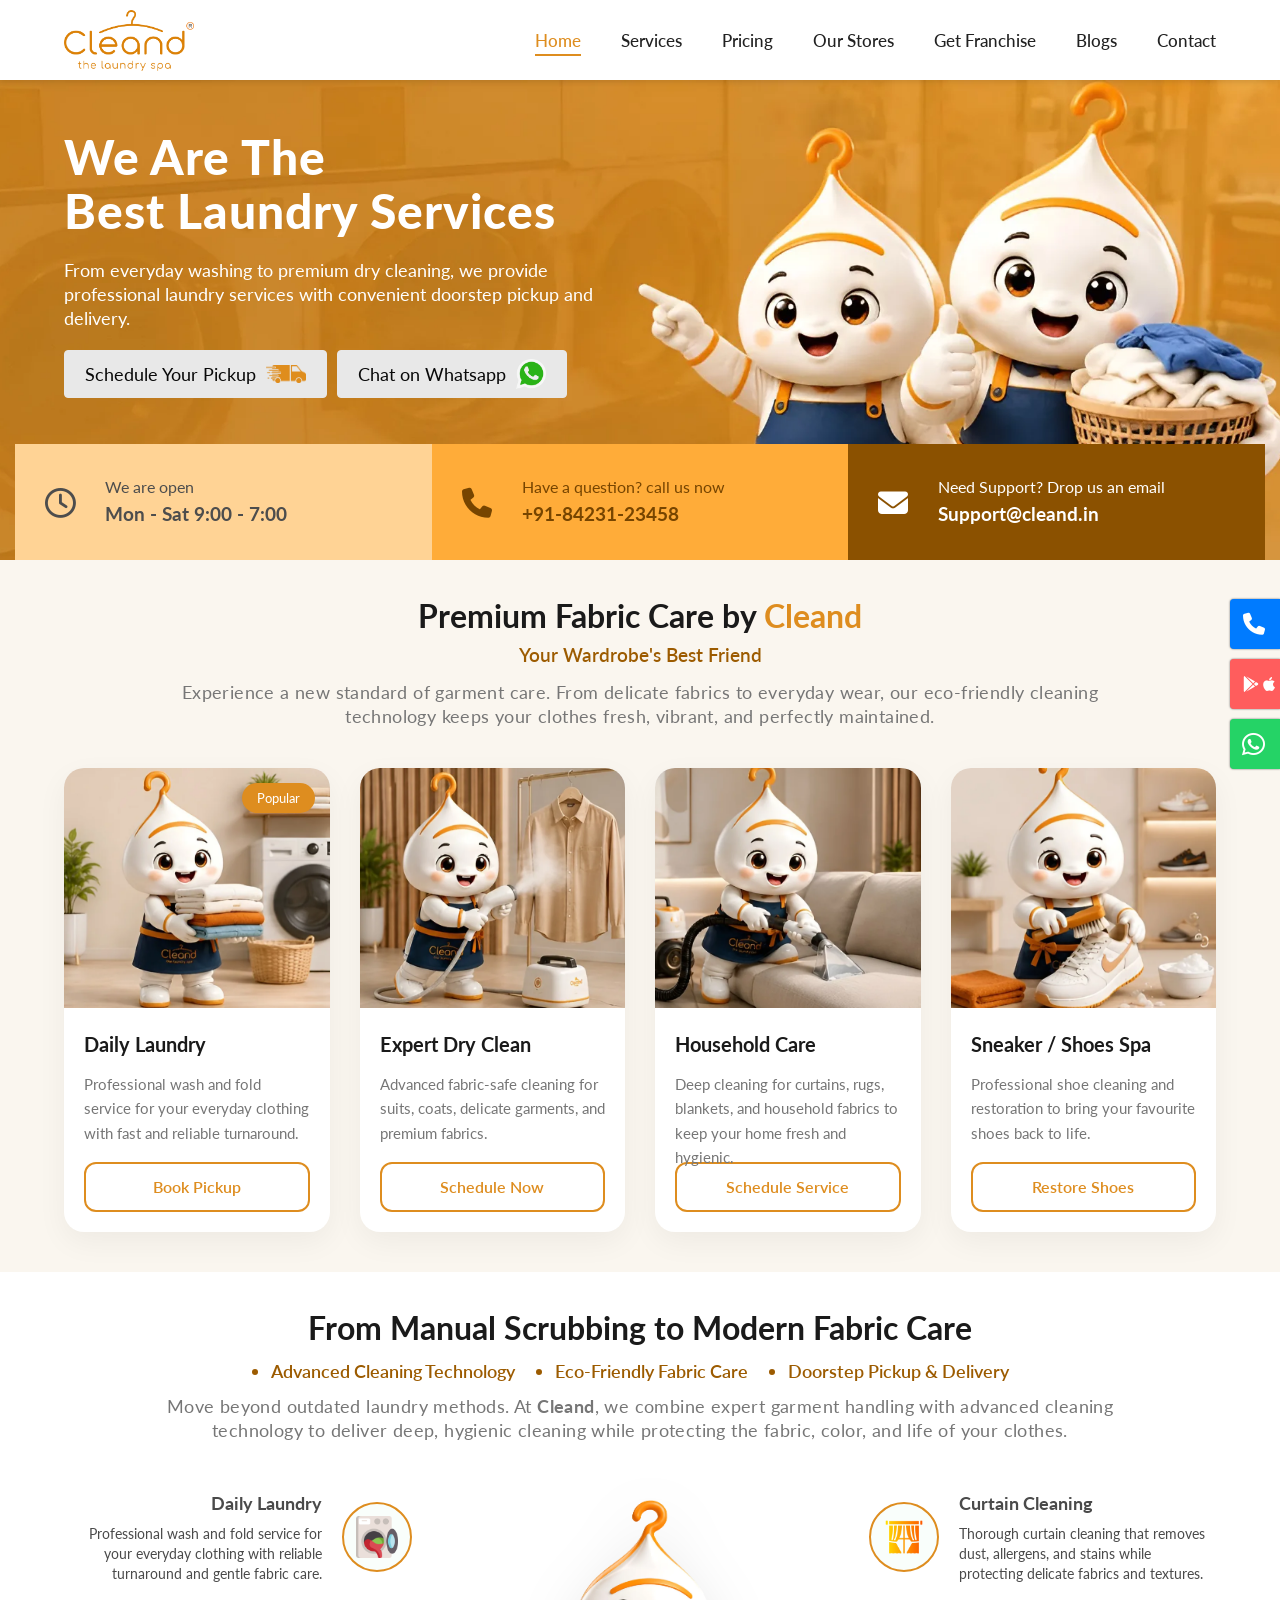
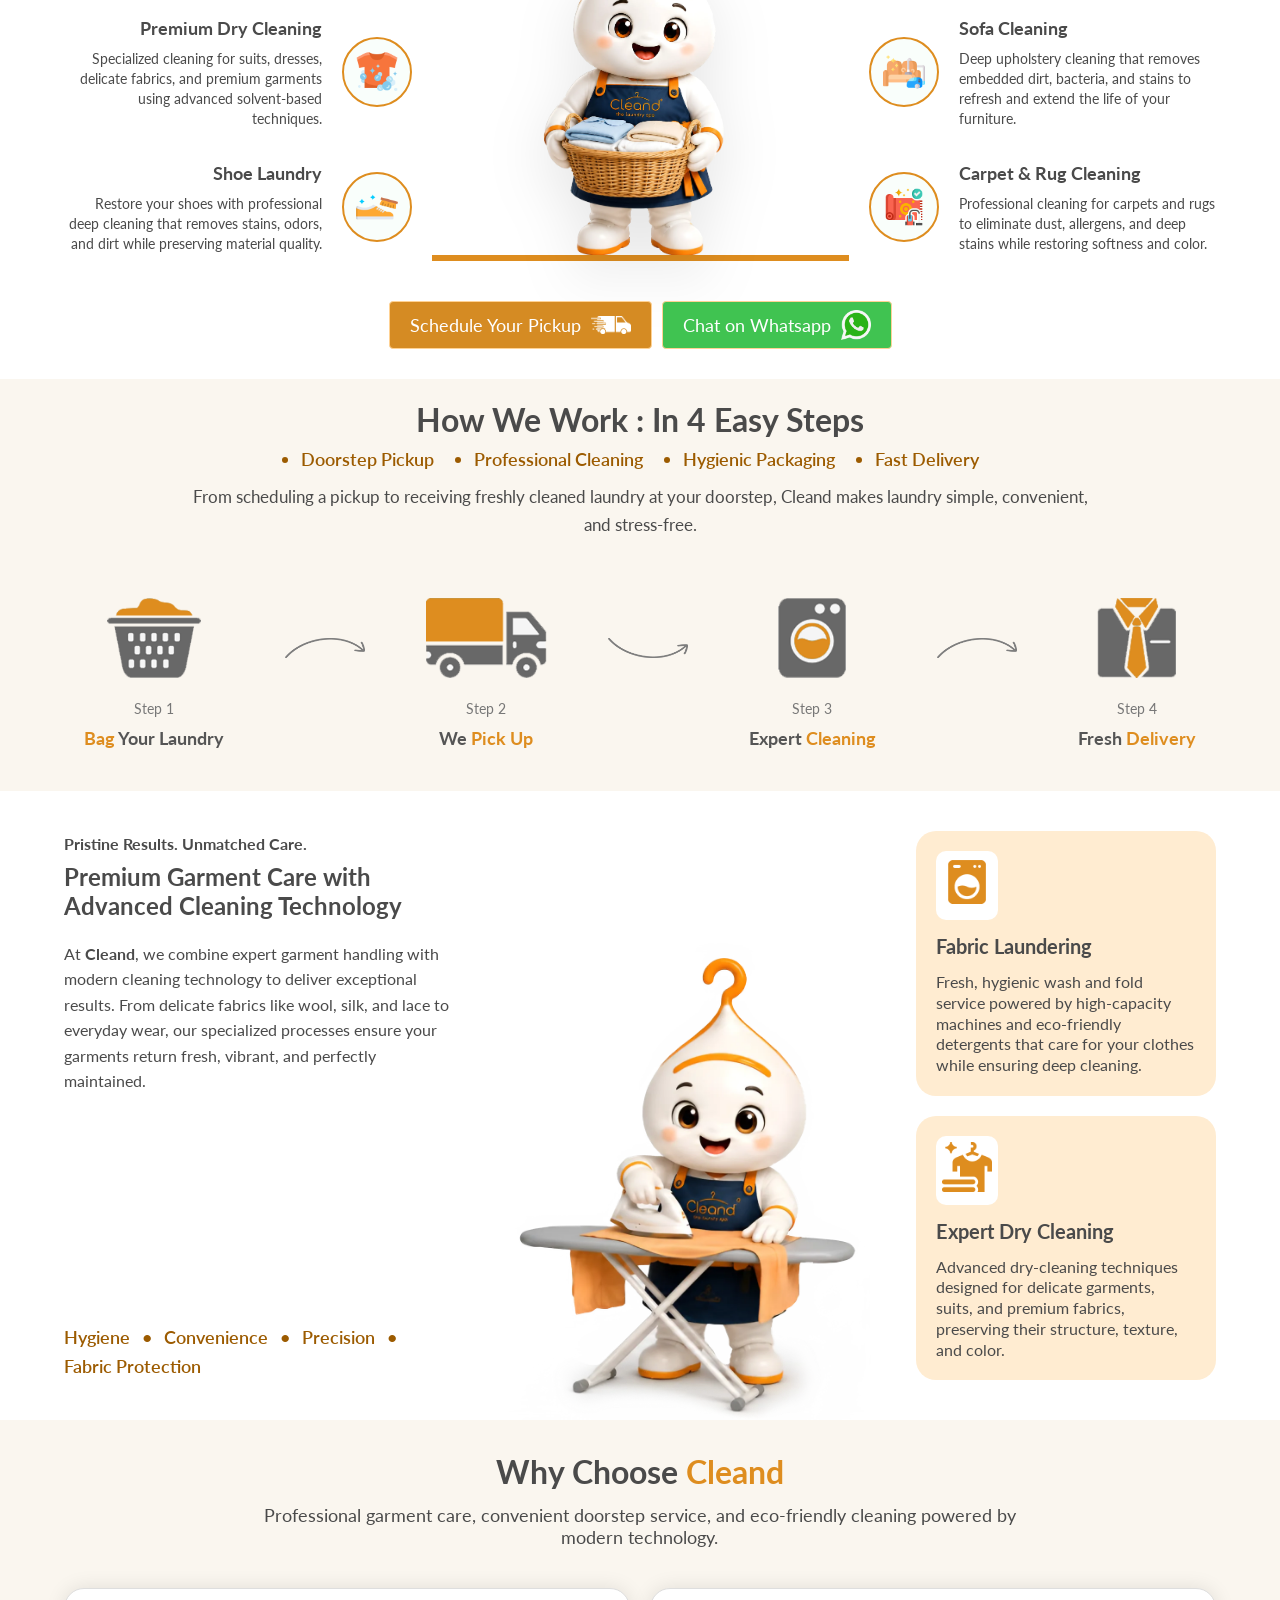
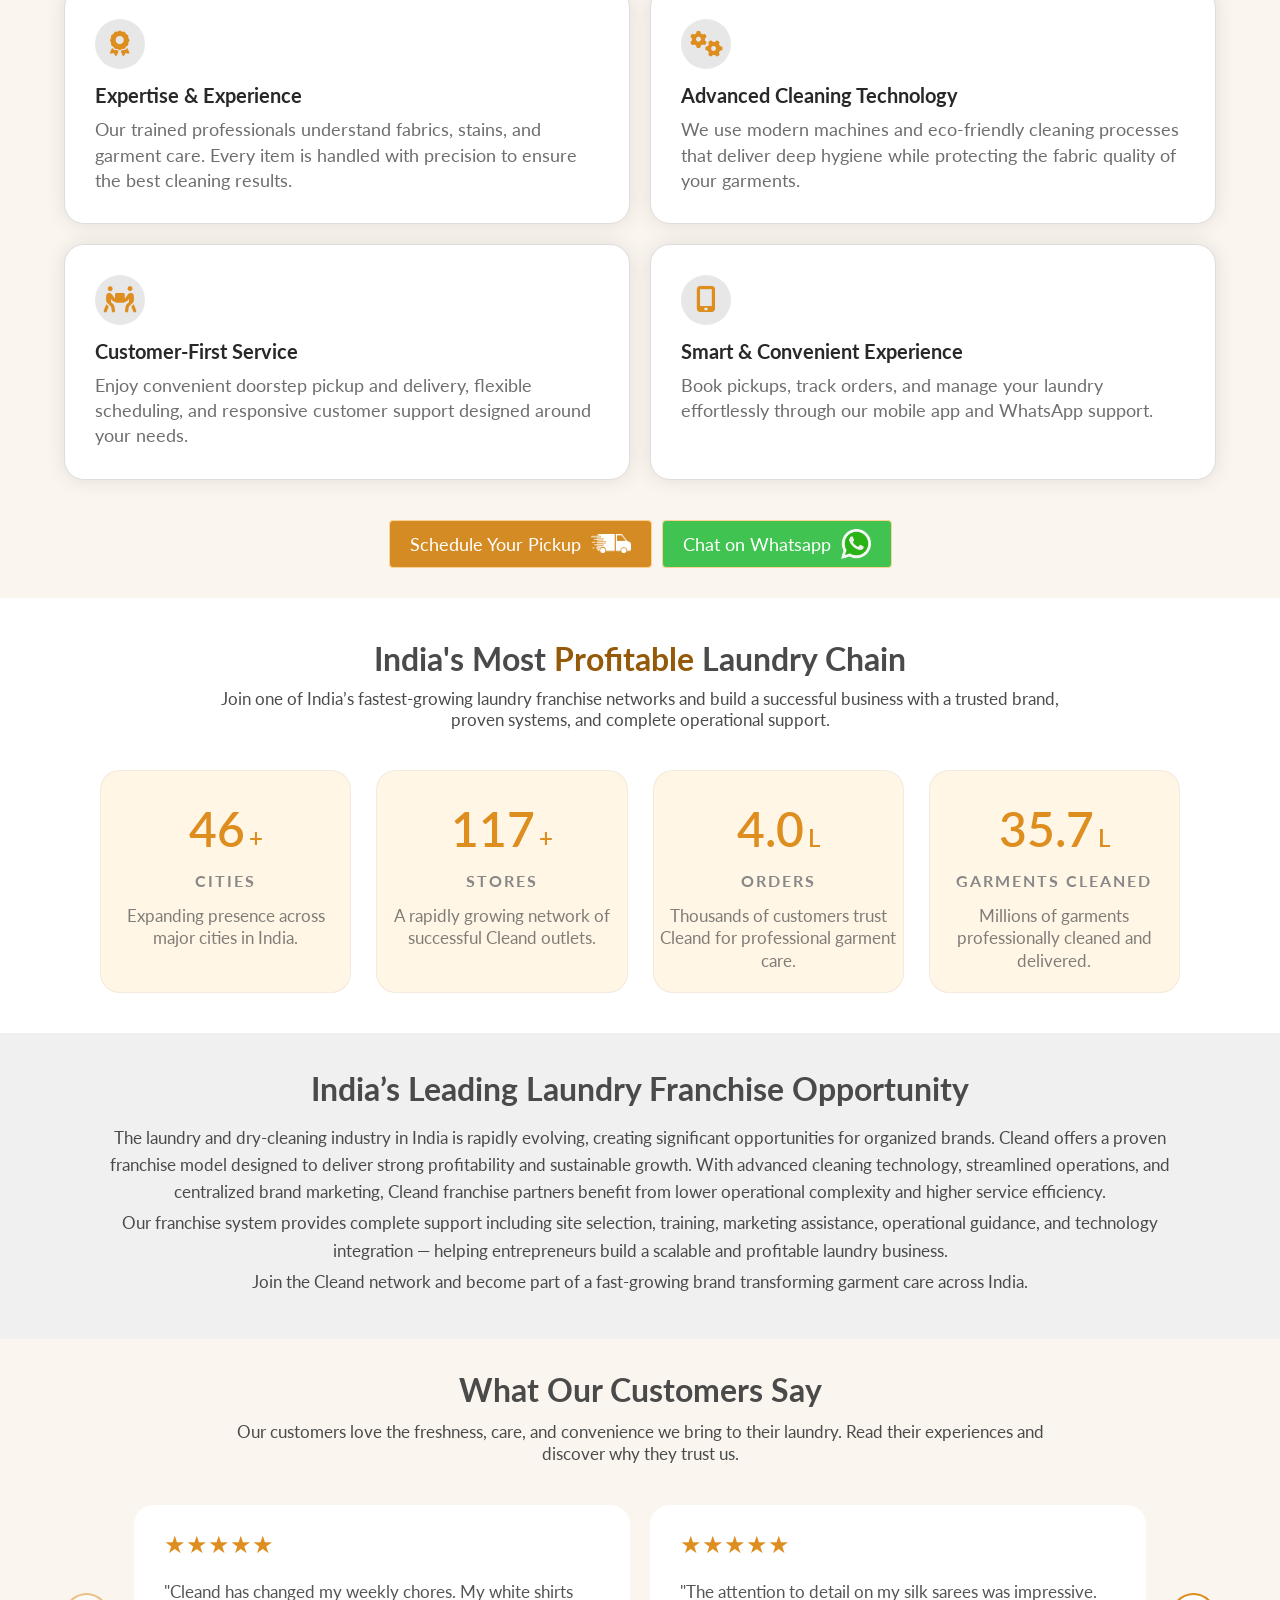
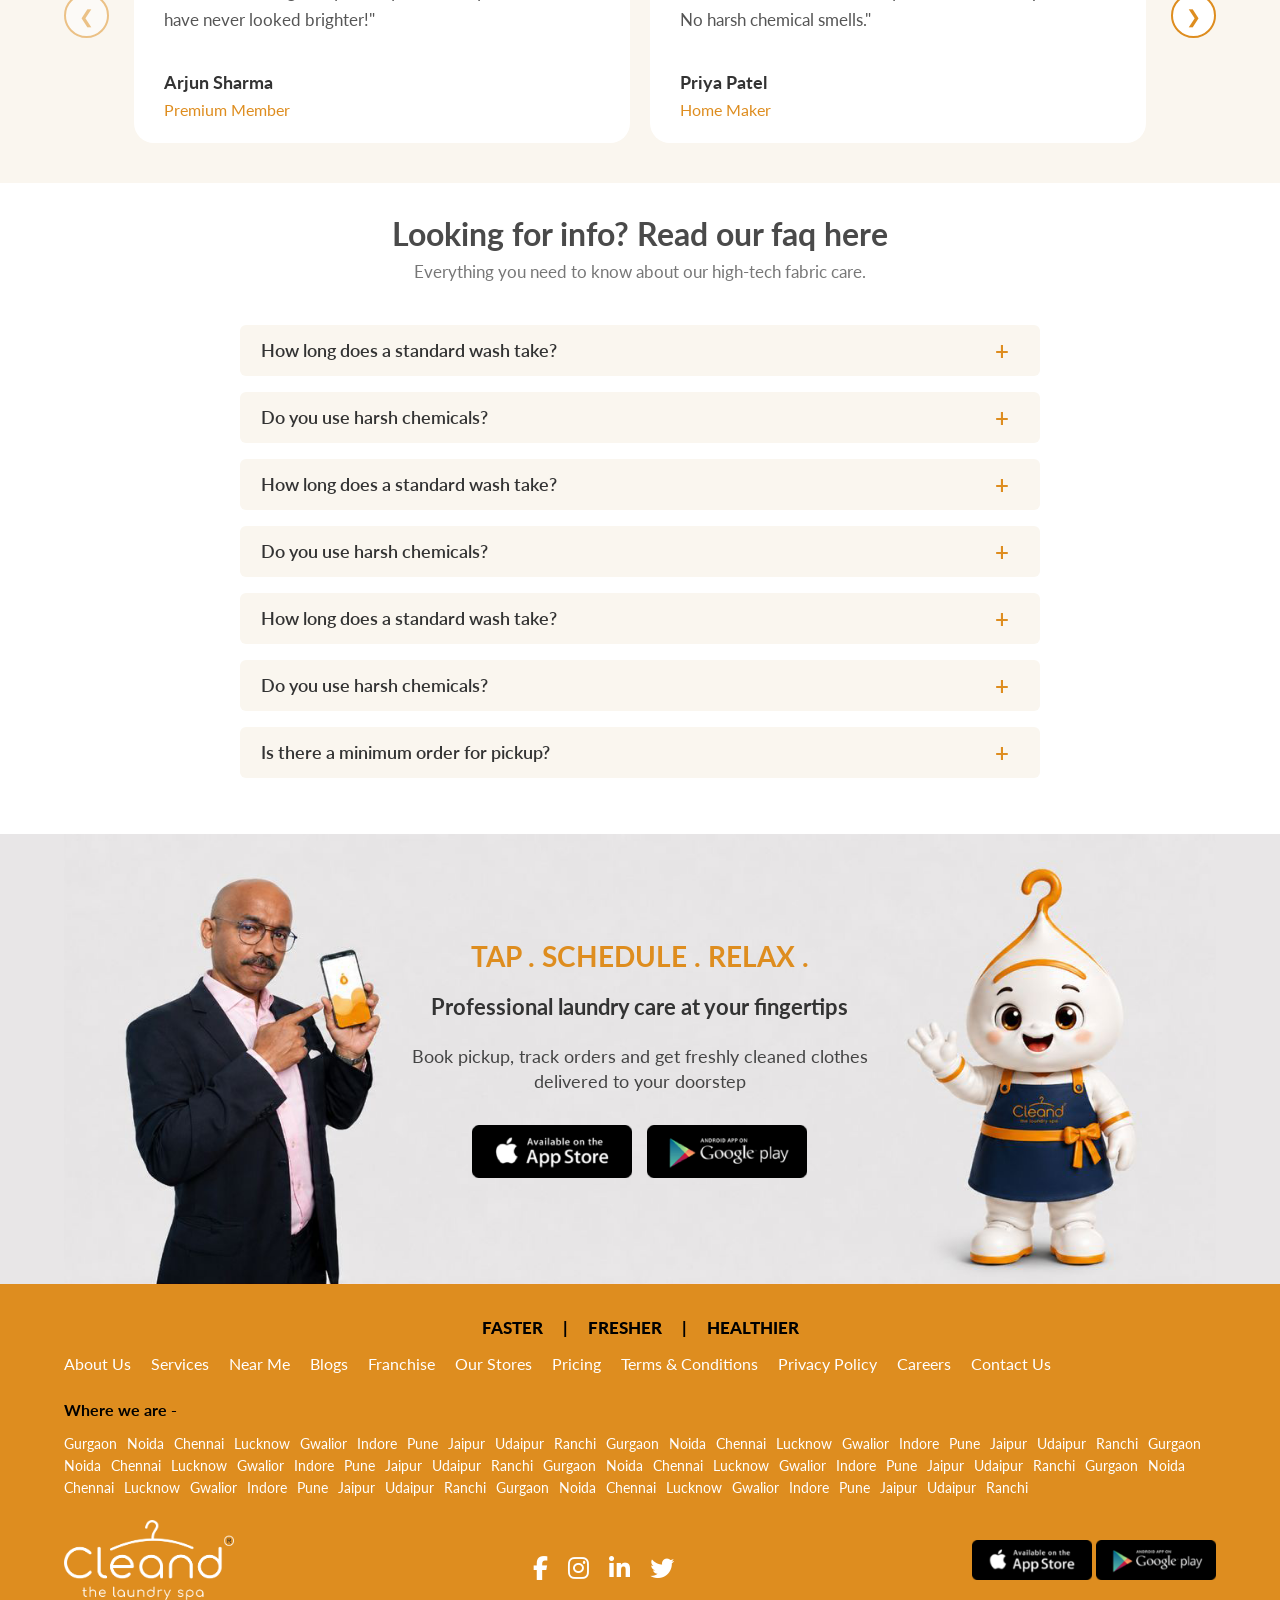
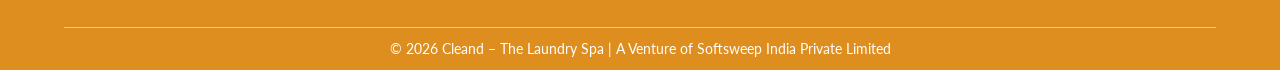
<file: index.html>
<!DOCTYPE html>
<html lang="en">

<head>
    <meta charset="UTF-8">
    <meta name="viewport" content="width=device-width, initial-scale=1.0">
    <title>Cleand - Premium Laundry Spa for Dry Cleaning Services.</title>
    <link rel="icon" type="image/png" href="images/cleand-favicon.png">

    <link
        href="https://fonts.googleapis.com/css2?family=Lato:ital,wght@0,100;0,300;0,400;0,700;0,900;1,100;1,300;1,400;1,700;1,900&display=swap"
        rel="stylesheet">

    <link rel="stylesheet" href="https://cdnjs.cloudflare.com/ajax/libs/font-awesome/6.0.0-beta3/css/all.min.css">
    <link rel="stylesheet" href="https://cdnjs.cloudflare.com/ajax/libs/font-awesome/6.5.1/css/all.min.css">

    <link rel="stylesheet" href="style.css">
    <link rel="stylesheet" href="responsive.css">
</head>

<body>

    <!-- fixed buttons on screen -->
    <div class="fixed-on-screen">
        <!-- Call Button -->
        <div class="button-container call-container" onclick="callPhone()">
            <i class="fas fa-phone icon"></i>
            <span class="label call-label">Call Us</span>
        </div>
        <!-- Email Button -->
        <div class="button-container app-container" onclick="downloadApp()">
            <div class="icon-box">
                <i class="fab fa-google-play icon"></i>
                <i class="fab fa-apple icon"></i>
            </div>
            <span class="label app-label">Download App</span>
        </div>

        <!-- Whatsapp Button -->
        <div class="button-container whatsapp-container" onclick="sendWhatsapp()">
            <i class="fab fa-whatsapp icon"></i>
            <span class="label whatsapp-label">Whatsapp Us</span>
        </div>
    </div>

    <header class="header">
        <div class="section-container">
            <div class="header-container">
                <a href="index.html" class="logo">
                    <img src="images/cleand-R-logo.png" alt="Logo">
                </a>

                <button class="mobile-nav-toggle" aria-label="Toggle navigation">
                    <span class="bar"></span>
                    <span class="bar"></span>
                    <span class="bar"></span>
                </button>

                <nav class="navmenu">
                    <ul>
                        <li><a href="index.html">Home</a></li>
                        <li><a href="services.html">Services</a></li>
                        <li><a href="pricing.html">Pricing</a></li>
                        <li><a href="store.html">Our Stores</a></li>
                        <li><a href="franchise.html">Get Franchise</a></li>
                        <li><a href="blogs.html">Blogs</a></li>
                        <li><a href="contact.html">Contact</a></li>
                    </ul>
                </nav>
            </div>
        </div>
    </header>

    <section class="hero-carousel">
        <div class="carousel-track">
            <div class="hero-slide" style="background-image: url('/images/hero-1.webp');">
                <div class="section-container">
                    <div class="hero-content">
                        <h1>We Are The <br>Best Laundry Services</h1>
                        <p>From everyday washing to premium dry cleaning, we provide professional laundry services with
                            convenient doorstep pickup and delivery.
                        </p>
                        <div class="hero-btn-container">
                            <button class="pickup-btn btn">Schedule Your Pickup
                                <img src="/images/pickup-icon.webp" alt="">
                            </button>
                            <button class="whatsapp-btn btn" onclick="sendWhatsapp()">Chat on Whatsapp
                                <img src="/images/whatsapp-icon.webp" alt="">
                            </button>
                        </div>
                    </div>
                </div>
            </div>
            <div class="hero-slide" style="background-image: url('/images/hero-2.webp');">
                <div class="section-container">
                    <div class="hero-content">
                        <h1>Building India’s <br>Largest Laundry Network</h1>
                        <p>Join a rapidly expanding laundry franchise trusted for professional garment care. Be part of
                            a modern brand bringing premium laundry services to cities across India.
                        </p>
                        <div class="hero-btn-container">
                            <button class="pickup-btn btn">Schedule Your Pickup
                                <img src="/images/pickup-icon.webp" alt="">
                            </button>
                            <button class="whatsapp-btn btn" onclick="sendWhatsapp()">Chat on Whatsapp
                                <img src="/images/whatsapp-icon.webp" alt="">
                            </button>
                        </div>
                    </div>
                </div>
            </div>
            <div class="hero-slide" style="background-image: url('/images/hero-3.webp');">
                <div class="section-container">
                    <div class="hero-content">
                        <h1>Premium Care for <br>Your Favorite Clothes</h1>
                        <p>Expert cleaning, advanced machines, and safe eco‑friendly processes ensure your garments look
                            fresh, feel soft, and last longer.
                        </p>
                        <div class="hero-btn-container">
                            <button class="pickup-btn btn">Schedule Your Pickup
                                <img src="/images/pickup-icon.webp" alt="">
                            </button>
                            <button class="whatsapp-btn btn" onclick="sendWhatsapp()">Chat on Whatsapp
                                <img src="/images/whatsapp-icon.webp" alt="">
                            </button>
                        </div>
                    </div>
                </div>
            </div>
            <div class="hero-slide" style="background-image: url('/images/hero-4.webp');">
                <div class="section-container">
                    <div class="hero-content">
                        <h1>Book Laundry Services in <br>Seconds with the <br>Cleand App</h1>
                        <p>Schedule pickups, track orders, and manage your laundry anytime. Experience hassle‑free
                            garment care with just a few taps.
                        </p>
                        <div class="hero-btn-container">
                            <button class="pickup-btn btn">Schedule Your Pickup
                                <img src="/images/pickup-icon.webp" alt="">
                            </button>
                            <button class="whatsapp-btn btn" onclick="sendWhatsapp()">Chat on Whatsapp
                                <img src="/images/whatsapp-icon.webp" alt="">
                            </button>
                        </div>
                    </div>
                </div>
            </div>
        </div>

        <div class="hero-fixed hide-on-mobile">
            <div class="hero-fixed-card hero-fixed-start">
                <div class="hero-fixed-icon">
                    <i class="fa-regular fa-clock"></i>
                </div>
                <div class="hero-fixed-content">
                    <p>We are open</p>
                    <h3>Mon - Sat 9:00 - 7:00</h3>
                </div>
            </div>
            <div class="hero-fixed-card hero-fixed-mid">
                <div class="hero-fixed-icon">
                    <i class="fa-solid fa-phone"></i>
                </div>
                <div class="hero-fixed-content">
                    <p>Have a question? call us now</p>
                    <h3><a href="tel:+918982123458" target="_blank">+91-84231-23458</a></h3>
                </div>
            </div>
            <div class="hero-fixed-card hero-fixed-end">
                <div class="hero-fixed-icon">
                    <i class="fa-solid fa-envelope"></i>
                </div>
                <div class="hero-fixed-content">
                    <p>Need Support? Drop us an email</p>
                    <h3><a href="mailto:Support@cleand.in" target="_blank">Support@cleand.in</a></h3>
                </div>
            </div>
        </div>

    </section>


    <div class="hero-fixed show-on-mobile">
        <div class="hero-fixed-card hero-fixed-start">
            <div class="hero-fixed-icon">
                <i class="fa-regular fa-clock"></i>
            </div>
            <div class="hero-fixed-content">
                <p>We are open</p>
                <h3>Mon - Sat 9:00 - 7:00</h3>
            </div>
        </div>
        <div class="hero-fixed-card hero-fixed-mid">
            <div class="hero-fixed-icon">
                <i class="fa-solid fa-phone"></i>
            </div>
            <div class="hero-fixed-content">
                <p>Have a question? call us now</p>
                <h3><a href="tel:+918982123458" target="_blank">+91-84231-23458</a></h3>
            </div>
        </div>
        <div class="hero-fixed-card hero-fixed-end">
            <div class="hero-fixed-icon">
                <i class="fa-solid fa-envelope"></i>
            </div>
            <div class="hero-fixed-content">
                <p>Need Support? Drop us an email</p>
                <h3><a href="mailto:Support@cleand.in" target="_blank">Support@cleand.in</a></h3>
            </div>
        </div>
    </div>


    <section style="background: #faf6ef;">
        <div class="section-container">
            <div class="premium-container">
                <div class="header-content slide-up">
                    <h2>Premium Fabric Care by <span class="brand">Cleand</span></h2>
                    <h3>Your Wardrobe's Best Friend</h3>
                    <p>
                        Experience a new standard of garment care. From delicate fabrics to everyday wear, our
                        eco-friendly cleaning technology keeps your clothes fresh, vibrant, and perfectly maintained.
                    </p>
                </div>

                <div class="premium-grid slide-up">
                    <div class="premium-card">
                        <div class="image-wrapper">
                            <img src="images/premium-1.webp" alt="Laundry">
                            <div class="premium-tag">Popular</div>
                        </div>
                        <div class="premium-info">
                            <h4>Daily Laundry</h4>
                            <p>Professional wash and fold service for your everyday clothing with fast and reliable
                                turnaround.</p>
                            <a href="#" class="premium-btn">Book Pickup</a>
                        </div>
                    </div>

                    <div class="premium-card">
                        <div class="image-wrapper">
                            <img src="images/premium-2.webp" alt="Dry Cleaning">
                        </div>
                        <div class="premium-info">
                            <h4>Expert Dry Clean</h4>
                            <p>Advanced fabric-safe cleaning for suits, coats, delicate garments, and premium fabrics.
                            </p>
                            <a href="#" class="premium-btn">Schedule Now</a>
                        </div>
                    </div>

                    <div class="premium-card">
                        <div class="image-wrapper">
                            <img src="images/premium-3.webp" alt="Home Decor">
                        </div>
                        <div class="premium-info">
                            <h4>Household Care</h4>
                            <p>Deep cleaning for curtains, rugs, blankets, and household fabrics to keep your home fresh
                                and hygienic.</p>
                            <a href="#" class="premium-btn">Schedule Service</a>
                        </div>
                    </div>

                    <div class="premium-card">
                        <div class="image-wrapper">
                            <img src="images/premium-4.webp" alt="Shoe Spa">
                        </div>
                        <div class="premium-info">
                            <h4>Sneaker / Shoes Spa</h4>
                            <p>Professional shoe cleaning and restoration to bring your favourite shoes back to life.
                            </p>
                            <a href="#" class="premium-btn">Restore Shoes</a>
                        </div>
                    </div>
                </div>
            </div>

        </div>
    </section>


    <section class="expert-services">
        <div class="section-container">
            <div class="services-container">
                <div class="header-content slide-up">
                    <h2>From Manual Scrubbing to Modern Fabric Care</h2>
                    <ul class="power-line">
                        <li>Advanced Cleaning Technology</li>
                        <li>Eco-Friendly Fabric Care</li>
                        <li>Doorstep Pickup & Delivery</li>
                    </ul>
                    <p>Move beyond outdated laundry methods. At <strong>Cleand</strong>, we combine expert garment
                        handling with advanced cleaning technology to deliver deep, hygienic cleaning while protecting
                        the fabric, color, and life of your clothes.
                    </p>
                </div>

                <div class="expert-flex slide-up">
                    <div class="side-col left-side">
                        <div class="expert-item">
                            <div class="text-block">
                                <h4>Daily Laundry</h4>
                                <p>Professional wash and fold service for your everyday clothing with reliable
                                    turnaround and gentle fabric care.</p>
                            </div>
                            <div class="icon-circle">
                                <img src="images/service-1.png" alt="Laundry">
                            </div>
                        </div>

                        <div class="expert-item">
                            <div class="text-block">
                                <h4>Premium Dry Cleaning</h4>
                                <p>Specialized cleaning for suits, dresses, delicate fabrics, and premium garments using
                                    advanced solvent-based techniques.</p>
                            </div>
                            <div class="icon-circle">
                                <img src="images/service-2.png" alt="Dry Clean">
                            </div>
                        </div>

                        <div class="expert-item">
                            <div class="text-block">
                                <h4>Shoe Laundry</h4>
                                <p>Restore your shoes with professional deep cleaning that removes stains, odors, and
                                    dirt while preserving material quality.</p>
                            </div>
                            <div class="icon-circle">
                                <img src="images/service-3.png" alt="Curtains">
                            </div>
                        </div>
                    </div>

                    <div class="center-col">
                        <div class="expert-img-wrapper">
                            <img src="/images/services-mid-3.webp" alt="Cleand Expert" class="main-expert">
                        </div>
                    </div>

                    <div class="side-col right-side">
                        <div class="expert-item">
                            <div class="icon-circle">
                                <img src="images/service-4.png" alt="Business">
                            </div>
                            <div class="text-block">
                                <h4>Curtain Cleaning</h4>
                                <p>Thorough curtain cleaning that removes dust, allergens, and stains while protecting
                                    delicate fabrics and textures.</p>
                            </div>
                        </div>

                        <div class="expert-item">
                            <div class="icon-circle">
                                <img src="images/service-5.png" alt="Shoes">
                            </div>
                            <div class="text-block">
                                <h4>Sofa Cleaning</h4>
                                <p>Deep upholstery cleaning that removes embedded dirt, bacteria, and stains to refresh
                                    and extend the life of your furniture.</p>
                            </div>
                        </div>

                        <div class="expert-item">
                            <div class="icon-circle">
                                <img src="images/service-6.png" alt="Express">
                            </div>
                            <div class="text-block">
                                <h4>Carpet & Rug Cleaning</h4>
                                <p>Professional cleaning for carpets and rugs to eliminate dust, allergens, and deep
                                    stains while restoring softness and color.</p>
                            </div>
                        </div>
                    </div>
                </div>
            </div>

            <div class="btn-container slide-up">
                <button class="pickup-btn btn">Schedule Your Pickup
                    <img src="/images/pickup-icon-white.webp" alt="">
                </button>
                <button class="whatsapp-btn btn" onclick="sendWhatsapp()">Chat on Whatsapp
                    <img src="/images/whatsapp-icon.webp" alt="">
                </button>
            </div>

        </div>
    </section>


    <section style="background: #faf6ef;">
        <div class="section-container slide-up">
            <div class="step-full-container">
                <h1>How We Work : In 4 Easy Steps</h1>
                <ul class="power-line">
                    <li>Doorstep Pickup</li>
                    <li>Professional Cleaning</li>
                    <li>Hygienic Packaging</li>
                    <li>Fast Delivery</li>
                </ul>
                <p class="step-description">From scheduling a pickup to receiving freshly cleaned laundry at your
                    doorstep, Cleand makes laundry simple, convenient, and stress-free.</p>
                <div class="step-container slide-up">
                    <div class="step-card">
                        <div class="card-icon">
                            <img src="images/step-1.png" alt="Basket icon">
                        </div>
                        <p class="step-text">Step 1</p>
                        <h3 class="step-heading"><span>Bag</span> Your Laundry</h3>
                    </div>
                    <div class="step-arrow-box">
                        <img src="images/step-arrow-top-curve.png" alt="">
                    </div>
                    <div class="step-card">
                        <div class="card-icon">
                            <img src="images/step-2.png" alt="Basket icon">
                        </div>
                        <p class="step-text">Step 2</p>
                        <h3 class="step-heading">We <span>Pick Up</span></h3>
                    </div>
                    <div class="step-arrow-box">
                        <img src="images/step-arrow-bottom-curve.png" alt="">
                    </div>
                    <div class="step-card">
                        <div class="card-icon">
                            <img src="images/step-3.png" alt="Basket icon">
                        </div>
                        <p class="step-text">Step 3</p>
                        <h3 class="step-heading">Expert <span>Cleaning</span></h3>
                    </div>
                    <div class="step-arrow-box">
                        <img src="images/step-arrow-top-curve.png" alt="">
                    </div>
                    <div class="step-card">
                        <div class="card-icon">
                            <img src="images/step-4.png" alt="Basket icon">
                        </div>
                        <p class="step-text">Step 4</p>
                        <h3 class="step-heading">Fresh <span>Delivery</span></h3>
                    </div>
                </div>

            </div>
        </div>
    </section>


    <section class="near-section">
        <div class="section-container slide-up">
            <div class="near-container">
                <div class="near-left">
                    <div class="near-left-top">
                        <h4>Pristine Results. Unmatched Care.</h4>
                        <h1>Premium Garment Care with Advanced Cleaning Technology</h1>
                        <p>At <strong>Cleand</strong>, we combine expert garment handling with modern cleaning
                            technology to deliver exceptional results. From delicate fabrics like wool, silk, and lace
                            to everyday wear, our specialized processes ensure your garments return fresh, vibrant, and
                            perfectly maintained.</p>
                    </div>
                    <div class="near-left-bottom">
                        Hygiene &nbsp; • &nbsp; Convenience &nbsp; • &nbsp; Precision &nbsp; • &nbsp; Fabric Protection
                    </div>
                </div>
                <div class="near-right">
                    <div class="near-right-card">
                        <div class="near-right-img">
                            <img src="images/near-icon-1.png" alt="">
                        </div>
                        <h2>Fabric Laundering</h2>
                        <p>Fresh, hygienic wash and fold service powered by high-capacity machines and eco-friendly
                            detergents that care for your clothes while ensuring deep cleaning.</p>
                    </div>
                    <div class="near-right-card">
                        <div class="near-right-img">
                            <img src="images/near-icon-2.png" alt="">
                        </div>
                        <h2>Expert Dry Cleaning</h2>
                        <p>Advanced dry-cleaning techniques designed for delicate garments, suits, and premium fabrics,
                            preserving their structure, texture, and color.</p>
                    </div>
                </div>
            </div>
        </div>
    </section>


    <section class="choose-section" style="background: #faf6ef;">
        <div class="section-container slide-up">
            <h2>Why Choose <span>Cleand</span></h2>
            <p>Professional garment care, convenient doorstep service, and eco-friendly cleaning powered by modern
                technology.</p>

            <div class="Choose-container slide-up">
                <div class="choose-card">
                    <div class="choose-icon">
                        <i class="fa-solid fa-award"></i>
                    </div>
                    <h3>Expertise & Experience</h3>
                    <p>Our trained professionals understand fabrics, stains, and garment care. Every item is handled
                        with precision to ensure the best cleaning results.</p>
                </div>
                <div class="choose-card">
                    <div class="choose-icon">
                        <i class="fa-solid fa-gears"></i>
                    </div>
                    <h3>Advanced Cleaning Technology</h3>
                    <p>We use modern machines and eco-friendly cleaning processes that deliver deep hygiene while
                        protecting the fabric quality of your garments.</p>
                </div>
                <div class="choose-card">
                    <div class="choose-icon">
                        <i class="fa-solid fa-people-carry-box"></i>
                    </div>
                    <h3>Customer-First Service</h3>
                    <p>Enjoy convenient doorstep pickup and delivery, flexible scheduling, and responsive customer
                        support designed around your needs.
                    </p>
                </div>
                <div class="choose-card">
                    <div class="choose-icon">
                        <i class="fa-solid fa-mobile-screen-button"></i>
                    </div>
                    <h3>Smart & Convenient Experience</h3>
                    <p>Book pickups, track orders, and manage your laundry effortlessly through our mobile app and
                        WhatsApp support.</p>
                </div>
            </div>

            <div class="btn-container slide-up">
                <button class="pickup-btn btn">Schedule Your Pickup
                    <img src="/images/pickup-icon-white.webp" alt="">
                </button>
                <button class="whatsapp-btn btn" onclick="sendWhatsapp()">Chat on Whatsapp
                    <img src="/images/whatsapp-icon.webp" alt="">
                </button>
            </div>

        </div>
    </section>


    <div class="stats-wrapper">
        <div class="section-container slide-up">
            <h2 class="section-title">India's Most <span class="highlight">Profitable</span> Laundry Chain</h2>
            <p class="section-subtitle">Join one of India’s fastest-growing laundry franchise networks and build a
                successful business with a trusted brand, proven systems, and complete operational support.</p>

            <div class="stats-grid slide-up">
                <div class="stat-card">
                    <div class="counter-box">
                        <span class="counter" data-target="60">0</span><span class="suffix">+</span>
                    </div>
                    <div class="stat-label">Cities</div>
                    <p>Expanding presence across major cities in India.</p>
                </div>
                <div class="stat-card">
                    <div class="counter-box">
                        <span class="counter" data-target="150">0</span><span class="suffix">+</span>
                    </div>
                    <div class="stat-label">Stores</div>
                    <p>A rapidly growing network of successful Cleand outlets.</p>
                </div>
                <div class="stat-card">
                    <div class="counter-box">
                        <span class="counter" data-target="5.1">0</span><span class="suffix">L</span>
                    </div>
                    <div class="stat-label">Orders</div>
                    <p>Thousands of customers trust Cleand for professional garment care.</p>
                </div>
                <div class="stat-card">
                    <div class="counter-box">
                        <span class="counter" data-target="45.8">0</span><span class="suffix">L</span>
                    </div>
                    <div class="stat-label">Garments Cleaned</div>
                    <p>Millions of garments professionally cleaned and delivered.</p>
                </div>
            </div>
        </div>
    </div>


    <div style="background: #f0f0f0;">
        <section class="section-container">
            <div class="profitable-content slide-up">
                <!-- <h1>Discover India’s Prime Laundry Franchise: <span style="color: #de8d1f;">A High-Profit</span></h1> -->
                <!-- <span style="color: #de8d1f;"></span> -->
                <h1>India’s Leading Laundry Franchise Opportunity</h1>
                <p>The laundry and dry-cleaning industry in India is rapidly evolving, creating significant
                    opportunities for organized brands. Cleand offers a proven franchise model designed to deliver
                    strong profitability and sustainable growth.
                    With advanced cleaning technology, streamlined operations, and centralized brand marketing, Cleand
                    franchise partners benefit from lower operational complexity and higher service efficiency.
                </p>
                <p>Our franchise system provides complete support including site selection, training, marketing
                    assistance, operational guidance, and technology integration — helping entrepreneurs build a
                    scalable and profitable laundry business.</p>
                <p>Join the Cleand network and become part of a fast-growing brand transforming garment care across
                    India.</p>
            </div>
        </section>
    </div>


    <section class="testimonials">
        <div class="section-container slide-up">
            <div class="testimonial-container">
                <h2 class="section-title">What Our Customers Say</h2>
                <p class="testimonial-description">Our customers love the freshness, care, and convenience we bring to
                    their laundry. Read their experiences and discover why they trust us.</p>

                <button class="nav-btn prev" id="prevBtn">&#10094;</button>
                <button class="nav-btn next" id="nextBtn">&#10095;</button>

                <div class="slider-viewport slide-up">
                    <div class="testimonial-track" id="track">
                        <div class="testimonial-card">
                            <div class="stars">★★★★★</div>
                            <p class="description">"Cleand has changed my weekly chores. My white shirts have never
                                looked
                                brighter!"</p>
                            <div class="user-info">
                                <h4 class="name">Arjun Sharma</h4>
                                <span class="position">Premium Member</span>
                            </div>
                        </div>

                        <div class="testimonial-card">
                            <div class="stars">★★★★★</div>
                            <p class="description">"The attention to detail on my silk sarees was impressive. No harsh
                                chemical smells."</p>
                            <div class="user-info">
                                <h4 class="name">Priya Patel</h4>
                                <span class="position">Home Maker</span>
                            </div>
                        </div>

                        <div class="testimonial-card">
                            <div class="stars">★★★★☆</div>
                            <p class="description">"Efficient and reliable. I love the tracking system. It respects
                                pickup
                                timings."</p>
                            <div class="user-info">
                                <h4 class="name">Rahul Verma</h4>
                                <span class="position">Corporate Executive</span>
                            </div>
                        </div>

                        <div class="testimonial-card">
                            <div class="stars">★★★★★</div>
                            <p class="description">"Sneaker Spa is a game changer. My old running shoes look brand new
                                again."</p>
                            <div class="user-info">
                                <h4 class="name">Anjali Singh</h4>
                                <span class="position">Fitness Coach</span>
                            </div>
                        </div>
                    </div>
                </div>

            </div>
        </div>
    </section>


    <section class="faq-section">
        <div class="section-container slide-up">
            <h2 class="section-title">Looking for info? Read our faq here</h2>
            <p class="section-subtitle">Everything you need to know about our high-tech fabric care.</p>

            <div class="faq-grid slide-up">
                <div class="faq-column">
                    <div class="faq-item">
                        <button class="faq-question">How long does a standard wash take? <span
                                class="icon">+</span></button>
                        <div class="faq-answer">
                            <p>Our standard "Daily Laundry" service typically features a 24-hour turnaround time. For
                                urgent needs, we offer an Express Service that returns your clothes in under 12 hours.
                            </p>
                        </div>
                    </div>

                    <div class="faq-item">
                        <button class="faq-question">Do you use harsh chemicals? <span class="icon">+</span></button>
                        <div class="faq-answer">
                            <p>No, we pride ourselves on being eco-friendly. We use biodegradable detergents and
                                specialized hydrocarbon solvents for dry cleaning that are gentle on both your skin and
                                the environment.</p>
                        </div>
                    </div>

                    <div class="faq-item">
                        <button class="faq-question">How long does a standard wash take? <span
                                class="icon">+</span></button>
                        <div class="faq-answer">
                            <p>Our standard "Daily Laundry" service typically features a 24-hour turnaround time. For
                                urgent needs, we offer an Express Service that returns your clothes in under 12 hours.
                            </p>
                        </div>
                    </div>

                    <div class="faq-item">
                        <button class="faq-question">Do you use harsh chemicals? <span class="icon">+</span></button>
                        <div class="faq-answer">
                            <p>No, we pride ourselves on being eco-friendly. We use biodegradable detergents and
                                specialized hydrocarbon solvents for dry cleaning that are gentle on both your skin and
                                the environment.</p>
                        </div>
                    </div>

                    <div class="faq-item">
                        <button class="faq-question">How long does a standard wash take? <span
                                class="icon">+</span></button>
                        <div class="faq-answer">
                            <p>Our standard "Daily Laundry" service typically features a 24-hour turnaround time. For
                                urgent needs, we offer an Express Service that returns your clothes in under 12 hours.
                            </p>
                        </div>
                    </div>

                    <div class="faq-item">
                        <button class="faq-question">Do you use harsh chemicals? <span class="icon">+</span></button>
                        <div class="faq-answer">
                            <p>No, we pride ourselves on being eco-friendly. We use biodegradable detergents and
                                specialized hydrocarbon solvents for dry cleaning that are gentle on both your skin and
                                the environment.</p>
                        </div>
                    </div>

                </div>

                <div class="faq-column">
                    <div class="faq-item">
                        <button class="faq-question">Is there a minimum order for pickup? <span
                                class="icon">+</span></button>
                        <div class="faq-answer">
                            <p>Yes, we have a small minimum order value of ₹500 for free home pickup and delivery.
                                Orders below this amount will incur a nominal convenience fee of ₹50.</p>
                        </div>
                    </div>

                </div>
            </div>
        </div>
    </section>


    <!-- <section style="background: #EAEAEA;">
        <div class="section-container slide-up">
            <div class="download-section">
                <img src="images/download-section-2.webp" alt="">
                <div class="download-content">
                    <a href="https://apps.apple.com/in/app/cleand-the-laundry-spa/id6444508188" target="_blank"><img
                            src="images/appstore.png" alt=""></a>
                    <a href="https://play.google.com/store/apps/details?id=com.ctls.application" target="_blank"><img
                            src="images/googleplay.png" alt=""></a>
                </div>
            </div>
        </div>
    </section> -->


    <!-- <section style="background: #EAEAEA;">
        <div class="section-container slide-up">
            <div class="download-section-2">
                <div class="download-left">
                    <img src="images/download-section-3.webp" alt="">
                </div>
                <div class="download-right">
                    <h1>TAP . SCHEDULE . RELAX .</h1>
                    <h2>Professional laundry care at your fingertips</h2>
                    <p>Book pickup, track orders and get freshly cleaned clothes delivered to your doorstep</p>
                    <div class="download-right-apps">
                        <a href="https://apps.apple.com/in/app/cleand-the-laundry-spa/id6444508188" target="_blank"><img src="images/appstore.png" alt=""></a>
                        <a href="https://play.google.com/store/apps/details?id=com.ctls.application" target="_blank"><img src="images/googleplay.png" alt=""></a>
                    </div>
                </div>
                <div class="download-left download-right">
                    <img src="images/download-2.webp" alt="" >
                </div>
            </div>
        </div>
    </section> -->

    <section class="download-promo-section">
        <div class="section-container slide-up">
            <div class="download-section-2">
                <div class="content-wrapper">
                    <h1>TAP . SCHEDULE . RELAX .</h1>
                    <h2>Professional laundry care at your fingertips</h2>
                    <p>Book pickup, track orders and get freshly cleaned clothes delivered to your doorstep</p>
                    <div class="download-right-apps">
                        <a href="https://apps.apple.com/in/app/cleand-the-laundry-spa/id6444508188" target="_blank">
                            <img src="images/appstore.png" alt="App Store">
                        </a>
                        <a href="https://play.google.com/store/apps/details?id=com.ctls.application" target="_blank">
                            <img src="images/googleplay.png" alt="Play Store">
                        </a>
                    </div>
                </div>
            </div>
        </div>
    </section>


    <footer class="footer">
        <div class="section-container slide-up">
            <div class="footer-top-bar">
                <span>FASTER</span>
                <span>|</span>
                <span>FRESHER</span>
                <span>|</span>
                <span>HEALTHIER</span>
            </div>

            <ul class="footer-nav-links">
                <li><a href="about.html">About Us</a></li>
                <li><a href="services.html">Services</a></li>
                <li><a href="near-me.html">Near Me</a></li>
                <li><a href="blogs.html">Blogs</a></li>
                <li><a href="franchise.html">Franchise</a></li>
                <li><a href="store.html">Our Stores</a></li>
                <li><a href="pricing.html">Pricing</a></li>
                <li><a href="terms.html">Terms & Conditions</a></li>
                <li><a href="privacy.html">Privacy Policy</a></li>
                <li><a href="career.html">Careers</a></li>
                <li><a href="contact.html">Contact Us</a></li>
            </ul>

            <div class="footer-city">
                <h4>Where we are -</h4>

                <ul class="footer-nav-links footer-nav-links-city">
                    <li><a href="city.html">Gurgaon</a></li>
                    <li><a href="city.html">Noida</a></li>
                    <li><a href="city.html">Chennai</a></li>
                    <li><a href="city.html">Lucknow</a></li>
                    <li><a href="city.html">Gwalior</a></li>
                    <li><a href="city.html">Indore</a></li>
                    <li><a href="city.html">Pune</a></li>
                    <li><a href="city.html">Jaipur</a></li>
                    <li><a href="city.html">Udaipur</a></li>
                    <li><a href="city.html">Ranchi</a></li>
                    <li><a href="city.html">Gurgaon</a></li>
                    <li><a href="city.html">Noida</a></li>
                    <li><a href="city.html">Chennai</a></li>
                    <li><a href="city.html">Lucknow</a></li>
                    <li><a href="city.html">Gwalior</a></li>
                    <li><a href="city.html">Indore</a></li>
                    <li><a href="city.html">Pune</a></li>
                    <li><a href="city.html">Jaipur</a></li>
                    <li><a href="city.html">Udaipur</a></li>
                    <li><a href="city.html">Ranchi</a></li>
                    <li><a href="city.html">Gurgaon</a></li>
                    <li><a href="city.html">Noida</a></li>
                    <li><a href="city.html">Chennai</a></li>
                    <li><a href="city.html">Lucknow</a></li>
                    <li><a href="city.html">Gwalior</a></li>
                    <li><a href="city.html">Indore</a></li>
                    <li><a href="city.html">Pune</a></li>
                    <li><a href="city.html">Jaipur</a></li>
                    <li><a href="city.html">Udaipur</a></li>
                    <li><a href="city.html">Ranchi</a></li>
                    <li><a href="city.html">Gurgaon</a></li>
                    <li><a href="city.html">Noida</a></li>
                    <li><a href="city.html">Chennai</a></li>
                    <li><a href="city.html">Lucknow</a></li>
                    <li><a href="city.html">Gwalior</a></li>
                    <li><a href="city.html">Indore</a></li>
                    <li><a href="city.html">Pune</a></li>
                    <li><a href="city.html">Jaipur</a></li>
                    <li><a href="city.html">Udaipur</a></li>
                    <li><a href="city.html">Ranchi</a></li>
                    <li><a href="city.html">Gurgaon</a></li>
                    <li><a href="city.html">Noida</a></li>
                    <li><a href="city.html">Chennai</a></li>
                    <li><a href="city.html">Lucknow</a></li>
                    <li><a href="city.html">Gwalior</a></li>
                    <li><a href="city.html">Indore</a></li>
                    <li><a href="city.html">Pune</a></li>
                    <li><a href="city.html">Jaipur</a></li>
                    <li><a href="city.html">Udaipur</a></li>
                    <li><a href="city.html">Ranchi</a></li>
                    <li><a href="city.html">Gurgaon</a></li>
                    <li><a href="city.html">Noida</a></li>
                    <li><a href="city.html">Chennai</a></li>
                    <li><a href="city.html">Lucknow</a></li>
                    <li><a href="city.html">Gwalior</a></li>
                    <li><a href="city.html">Indore</a></li>
                    <li><a href="city.html">Pune</a></li>
                    <li><a href="city.html">Jaipur</a></li>
                    <li><a href="city.html">Udaipur</a></li>
                    <li><a href="city.html">Ranchi</a></li>
                </ul>
            </div>

            <div class="footer-main">
                <div class="footer-logo">
                    <img src="images/cleand-R-logo-white.png" alt="">
                </div>
                <div class="social-icons">
                    <a href="https://www.facebook.com/profile.php?id=100087893991939" target="_blank"><i
                            class="fab fa-facebook-f"></i></a>
                    <a href="https://www.instagram.com/cleand.in/" target="_blank"><i class="fab fa-instagram"></i></a>
                    <a href="https://www.linkedin.com/company/vcleen/" target="_blank"><i
                            class="fab fa-linkedin-in"></i></a>
                    <a href="#" target="_blank"><i class="fab fa-twitter"></i></a>
                </div>
                <div class="footer-download">
                    <a href="https://apps.apple.com/in/app/cleand-the-laundry-spa/id6444508188" target="_blank"><img
                            src="images/appstore.png" alt=""></a>
                    <a href="https://play.google.com/store/apps/details?id=com.ctls.application" target="_blank"><img
                            src="images/googleplay.png" alt=""></a>
                </div>
            </div>

            <div class="footer-copyright">
                <p>&copy; 2026 Cleand – The Laundry Spa | A Venture of Softsweep India Private Limited</p>
            </div>
        </div>
    </footer>



    <div id="laundryModal" class="modal-overlay">
        <div class="modal-content animate-pop">
            <span class="close-modal">&times;</span>

            <div class="modal-header">
                <h2>Schedule Your Laundry Pickup</h2>
                <p class="promo-badge">Up to 20% Off on Your 1st Order</p>
            </div>

            <form id="pickupForm">
                <div class="form-row">
                    <input type="text" id="fullName" placeholder="Full Name" autocomplete="off">
                    <input type="text" id="cityName" placeholder="City Name" autocomplete="off">
                </div>

                <div id="mobileSection" class="hidden fade-in">
                    <div class="input-wrapper">
                        <span class="prefix">+91</span>
                        <input type="tel" id="mobileNumber" placeholder="Mobile Number" maxlength="10">
                    </div>
                </div>

                <div id="otpSection" class="hidden fade-in">
                    <p class="otp-label">Enter Verification Code</p>
                    <div class="otp-container">
                        <div class="otp-boxes">
                            <input type="text" class="otp-box" maxlength="1" inputmode="numeric">
                            <input type="text" class="otp-box" maxlength="1" inputmode="numeric">
                            <input type="text" class="otp-box" maxlength="1" inputmode="numeric">
                            <input type="text" class="otp-box" maxlength="1" inputmode="numeric">
                        </div>
                        <div class="timer-area">
                            <span id="timerText">Resend in <b id="seconds">30</b>s</span>
                            <button type="button" id="resendBtn" class="hidden">RESEND OTP</button>
                        </div>
                    </div>

                </div>

                <div id="addressSection" class="hidden fade-in">
                    <div class="address-row">
                        <select id="stateInput">
                            <option value="" disabled selected>Select State</option>
                            <option value="Rajasthan">Rajasthan</option>
                            <option value="Delhi">Delhi</option>
                            <option value="Maharashtra">Maharashtra</option>
                            <option value="Gujarat">Gujarat</option>
                        </select>

                        <select id="cityInputFinal">
                            <option value="" disabled selected>Select City</option>
                            <option value="Jaipur">Jaipur</option>
                            <option value="Mumbai">Mumbai</option>
                            <option value="Ahmedabad">Ahmedabad</option>
                        </select>
                    </div>

                    <div class="address-row">
                        <textarea id="fullAddress" placeholder="Full Address (House No, Building, Street...)"
                            rows="3"></textarea>
                    </div>
                </div>

                <button type="submit" id="submitBtn" disabled>CONFIRM PICKUP</button>
            </form>
        </div>
    </div>



    <!-- script for navbar -->
    <script>
        const mobileBtn = document.querySelector('.mobile-nav-toggle');
        const navMenu = document.querySelector('.navmenu');
        const navLinks = document.querySelectorAll('.navmenu a');

        // --- Active Link Logic ---
        const currentUrl = window.location.href;

        navLinks.forEach(link => {
            // Check if the link's href matches the current URL
            if (link.href === currentUrl) {
                link.classList.add('active');
            }
        });

        // --- Mobile Toggle Logic ---
        mobileBtn.addEventListener('click', () => {
            mobileBtn.classList.toggle('active');
            navMenu.classList.toggle('open');
        });

        // Close menu when a link is clicked
        navLinks.forEach(link => {
            link.addEventListener('click', () => {
                mobileBtn.classList.remove('active');
                navMenu.classList.remove('open');
            });
        });
    </script>

    <!-- for hero carousels -->
    <script>
        const track = document.querySelector('.carousel-track');
        const slides = document.querySelectorAll('.hero-slide');
        let currentIndex = 0;

        function slideNext() {
            currentIndex++;
            // If we reach the end, go back to the first hero-slide
            if (currentIndex >= slides.length) {
                currentIndex = 0;
            }
            // Move the track: 0%, -100%, -200%, -300%
            const moveAmount = currentIndex * -100;
            track.style.transform = `translateX(${moveAmount}%)`;
        }
        // Auto-slide every 5 seconds
        setInterval(slideNext, 5000);
    </script>

    <!-- fixed button on screen -->
    <script>
        function callPhone() {
            const phoneNumber = "918423123458";
            window.open(`tel:${phoneNumber}`, "_self");
        }
        function downloadApp() {
        }
        function sendWhatsapp() {
            const phoneNumber = "919663123457";
            const message = "Hello! I would like to inquire about your laundry services.";
            const url = `https://wa.me/${phoneNumber}?text=${encodeURIComponent(message)}`;
            window.open(url, "_blank");
        }
    </script>

    <!-- script for slide up animation -->
    <script>
        document.addEventListener('DOMContentLoaded', () => {

            // Create the "Eye" (Observer)
            const slideUpObserver = new IntersectionObserver((entries) => {
                entries.forEach(entry => {
                    // If the element enters the screen
                    if (entry.isIntersecting) {
                        entry.target.classList.add('active');

                        // Once it has slid up, stop watching it (until refresh)
                        slideUpObserver.unobserve(entry.target);
                    }
                });
            }, {
                threshold: 0, // Starts when 0% of the element is visible
                rootMargin: "0px 0px -50px 0px" // Slight offset so it triggers before it hits the very bottom
            });

            // Find everything with the "slide-up" class and start watching it
            const slideUpElements = document.querySelectorAll('.slide-up');
            slideUpElements.forEach(el => slideUpObserver.observe(el));

        });
    </script>

    <!-- for testimonial -->
    <script>
        const track_test = document.getElementById('track');
        const nextBtn = document.getElementById('nextBtn');
        const prevBtn = document.getElementById('prevBtn');
        const cards = document.querySelectorAll('.testimonial-card');

        let index = 0;

        function updateSlider() {
            if (cards.length === 0) return;

            const isMobile = window.innerWidth <= 768;
            const visibleCards = isMobile ? 1 : 2;

            // 1. Get the actual width of one card (including padding/border)
            const cardWidth = cards[0].offsetWidth;

            // 2. Get the actual gap size from the CSS
            const gap = parseFloat(window.getComputedStyle(track_test).gap) || 0;

            // 3. Constrain index so we don't slide into empty space
            const maxIndex = cards.length - visibleCards;
            if (index > maxIndex) index = maxIndex;
            if (index < 0) index = 0;

            // 4. Move the track by exactly (Card Width + Gap) pixels
            const moveDistance = index * (cardWidth + gap);
            track_test.style.transform = `translateX(-${moveDistance}px)`;

            // Optional: Handle button styling (opacity)
            prevBtn.style.opacity = index === 0 ? "0.5" : "1";
            prevBtn.style.pointerEvents = index === 0 ? "none" : "auto";

            nextBtn.style.opacity = index >= maxIndex ? "0.5" : "1";
            nextBtn.style.pointerEvents = index >= maxIndex ? "none" : "auto";
        }

        nextBtn.addEventListener('click', () => {
            const visibleCards = window.innerWidth > 768 ? 2 : 1;
            if (index < cards.length - visibleCards) {
                index++;
                updateSlider();
            }
        });

        prevBtn.addEventListener('click', () => {
            if (index > 0) {
                index--;
                updateSlider();
            }
        });

        // Update on resize and on initial load
        window.addEventListener('resize', updateSlider);
        window.addEventListener('load', updateSlider);
        updateSlider();
    </script>

    <!-- faq -->
    <script>
        document.querySelectorAll('.faq-question').forEach(button => {
            button.addEventListener('click', () => {
                const faqItem = button.parentElement;

                // Close other FAQ items (Optional: remove this block to allow multiple open)
                document.querySelectorAll('.faq-item').forEach(item => {
                    if (item !== faqItem) {
                        item.classList.remove('active');
                    }
                });

                // Toggle the clicked item
                faqItem.classList.toggle('active');
            });
        });
    </script>

    <!-- counter -->
    <script>
        const counters = document.querySelectorAll('.counter');
        const speed = 50;

        const startCounters = (entries, observer) => {
            entries.forEach(entry => {
                if (entry.isIntersecting) {
                    const counter = entry.target;
                    const target = parseFloat(counter.getAttribute('data-target'));

                    // Set initial value to 0 if it's currently empty or non-numeric
                    let count = 0;

                    const updateCount = () => {
                        // Calculate increment: target divided by speed
                        const inc = target / speed;

                        if (count < target) {
                            count += inc;

                            // If target has a decimal, show 1 decimal place
                            if (target % 1 !== 0) {
                                counter.innerText = count.toFixed(1);
                            } else {
                                counter.innerText = Math.floor(count);
                            }

                            setTimeout(updateCount, 20);
                        } else {
                            counter.innerText = target;
                        }
                    };

                    updateCount();
                    observer.unobserve(counter);
                }
            });
        };

        const observer = new IntersectionObserver(startCounters, {
            threshold: 0.2
        });

        counters.forEach(counter => observer.observe(counter));
    </script>

    <!-- schedule popup -->
    <script>
        document.addEventListener('DOMContentLoaded', () => {
            const fullName = document.getElementById('fullName');
            const cityNameInitial = document.getElementById('cityName');
            const mobileInput = document.getElementById('mobileNumber');
            const otpSection = document.getElementById('otpSection');
            const otpBoxes = document.querySelectorAll('.otp-box');
            const addressSection = document.getElementById('addressSection');
            const stateInput = document.getElementById('stateInput');
            const cityFinal = document.getElementById('cityInputFinal');
            const fullAddress = document.getElementById('fullAddress');
            const submitBtn = document.getElementById('submitBtn');

            // Ensure main sections are visible by default, except OTP
            document.getElementById('mobileSection').classList.remove('hidden');
            addressSection.classList.remove('hidden');
            otpSection.classList.add('hidden');

            let timerStarted = false;
            let otpVerified = false;

            function checkFormValidity() {
                // Validation rules
                const isNameValid = fullName.value.trim().length > 2;
                const isCityValid = cityNameInitial.value.trim().length >= 3;
                const isMobileValid = mobileInput.value.length === 10;
                const isAddressValid = stateInput.value !== "" &&
                    cityFinal.value !== "" &&
                    fullAddress.value.trim().length > 5;

                // Toggle OTP Section visibility based on mobile number length
                if (isMobileValid && !otpVerified) {
                    otpSection.classList.remove('hidden');
                    if (!timerStarted) startTimer();
                } else {
                    // Keep hidden if number is incomplete OR if already verified
                    otpSection.classList.add('hidden');
                }

                // Enable Submit only if everything is filled AND OTP was "completed"
                submitBtn.disabled = !(isNameValid && isCityValid && isMobileValid && isAddressValid && otpVerified);
            }

            // Input Listeners
            [fullName, cityNameInitial, mobileInput, stateInput, cityFinal, fullAddress].forEach(el => {
                el.addEventListener('input', (e) => {
                    if (e.target.id === 'mobileNumber') {
                        e.target.value = e.target.value.replace(/[^0-9]/g, '');
                        // Reset verification if they change the phone number
                        if (e.target.value.length < 10) otpVerified = false;
                    }
                    checkFormValidity();
                });
            });

            // OTP Logic
            otpBoxes.forEach((box, index) => {
                box.addEventListener('input', (e) => {
                    e.target.value = e.target.value.replace(/[^0-9]/g, '');
                    if (e.target.value.length === 1 && index < 3) otpBoxes[index + 1].focus();

                    const otpValue = Array.from(otpBoxes).map(b => b.value).join('');
                    if (otpValue.length === 4) {
                        otpVerified = true;
                        setTimeout(() => {
                            otpSection.classList.add('hidden'); // Hide after filling
                            checkFormValidity();
                        }, 500);
                    }
                });

                box.addEventListener('keydown', (e) => {
                    if (e.key === 'Backspace' && !e.target.value && index > 0) otpBoxes[index - 1].focus();
                });
            });

            function startTimer() {
                if (timerStarted) return;
                timerStarted = true;
                let timeLeft = 30;
                const countdown = setInterval(() => {
                    timeLeft--;
                    const secDisplay = document.getElementById('seconds');
                    if (secDisplay) secDisplay.innerText = timeLeft;
                    if (timeLeft <= 0) {
                        clearInterval(countdown);
                        document.getElementById('timerText').classList.add('hidden');
                        document.getElementById('resendBtn').classList.remove('hidden');
                    }
                }, 1000);
            }

            // Modal Control
            document.querySelectorAll('.pickup-btn').forEach(btn => {
                btn.addEventListener('click', (e) => {
                    e.preventDefault();
                    document.getElementById('laundryModal').style.display = 'flex';
                });
            });

            document.querySelector('.close-modal').onclick = () => {
                document.getElementById('laundryModal').style.display = 'none';
            };

            document.getElementById('pickupForm').onsubmit = (e) => {
                e.preventDefault();
                window.location.href = "thank-you.html";
            };
        });
    </script>


</body>

</html>
</file>
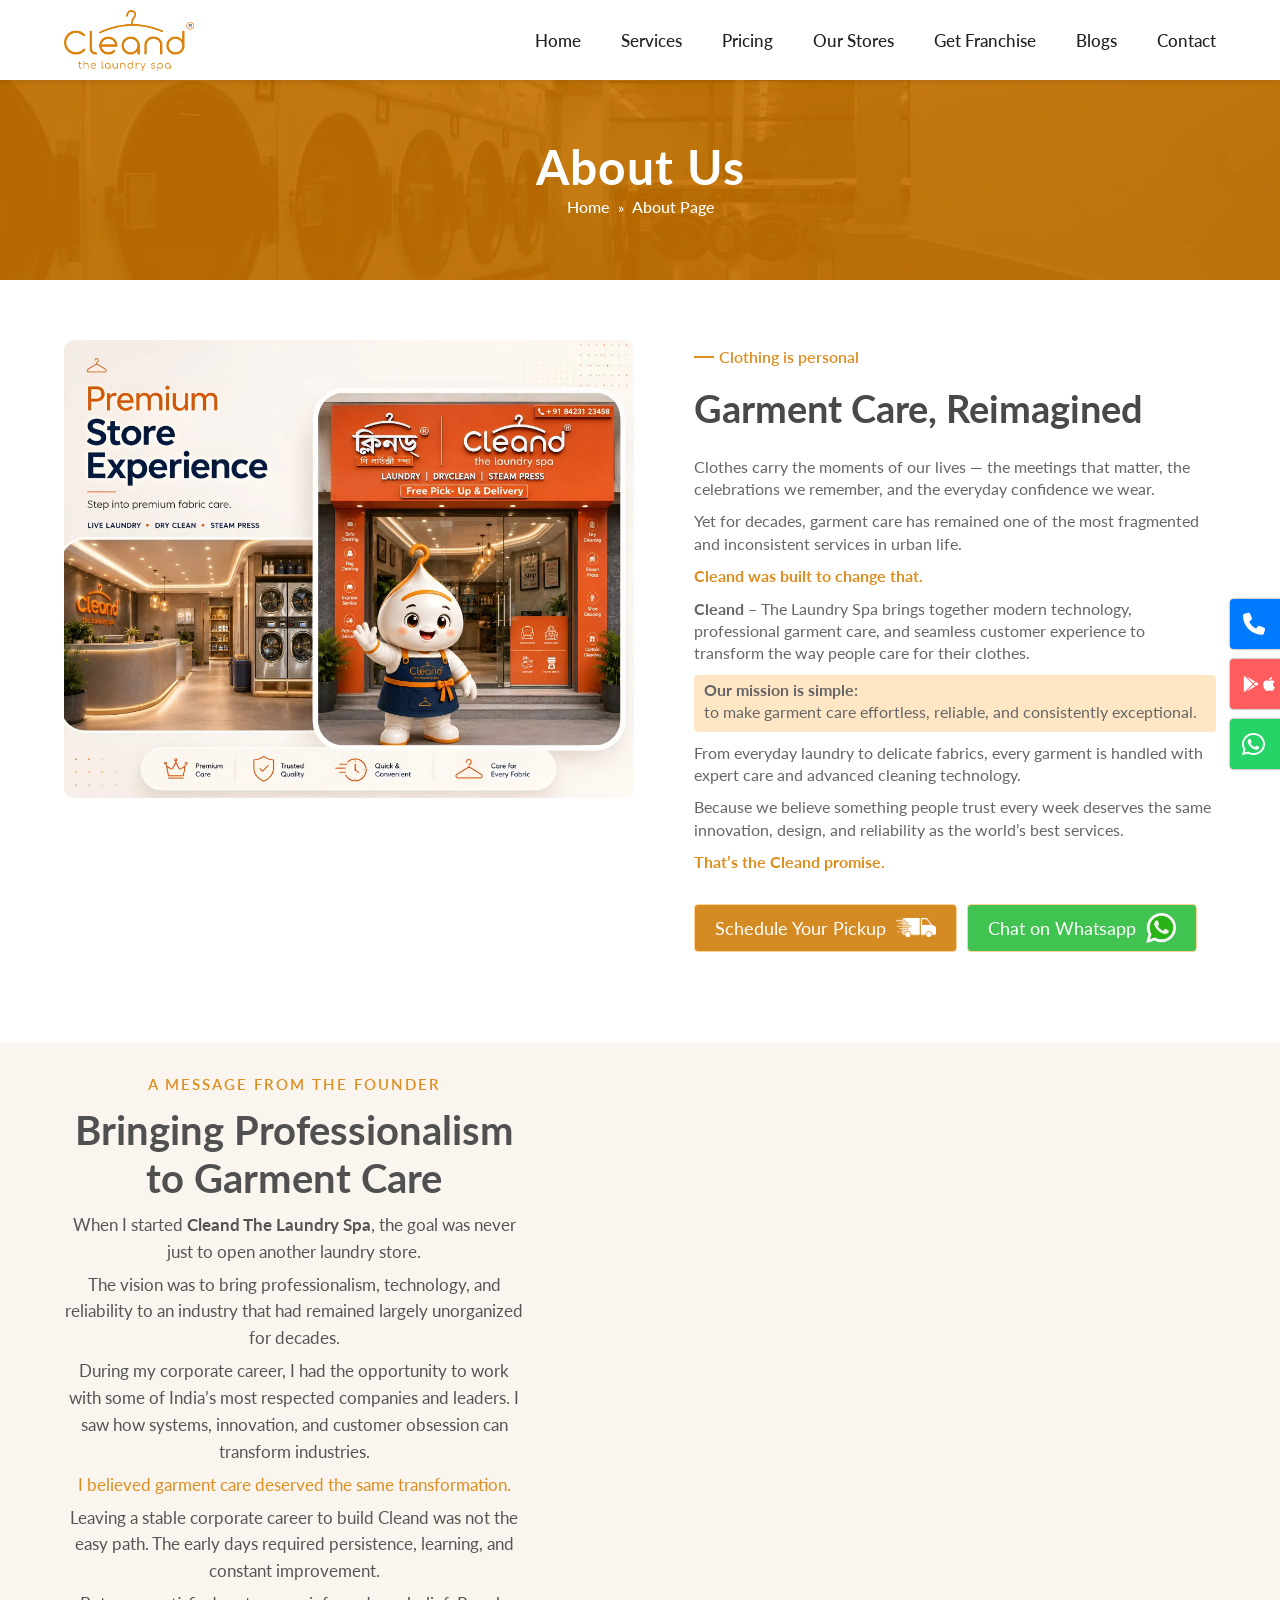
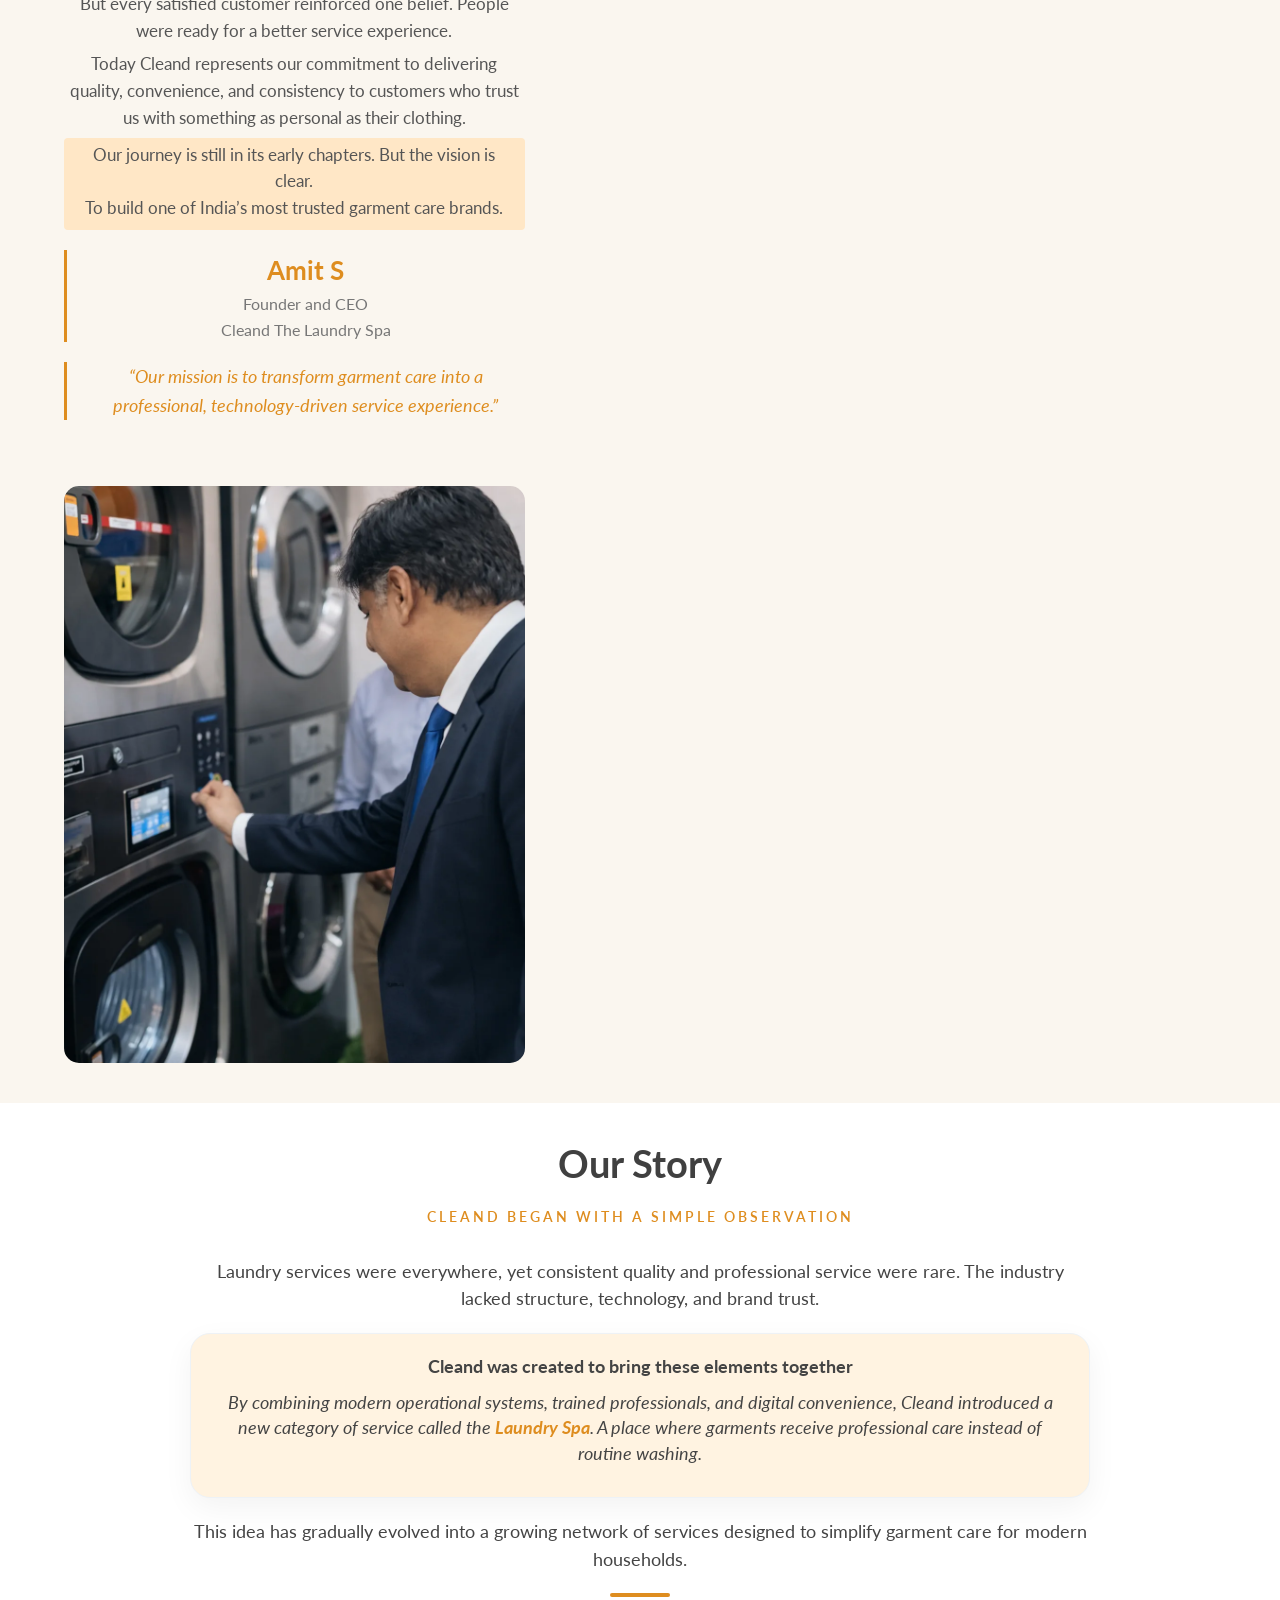
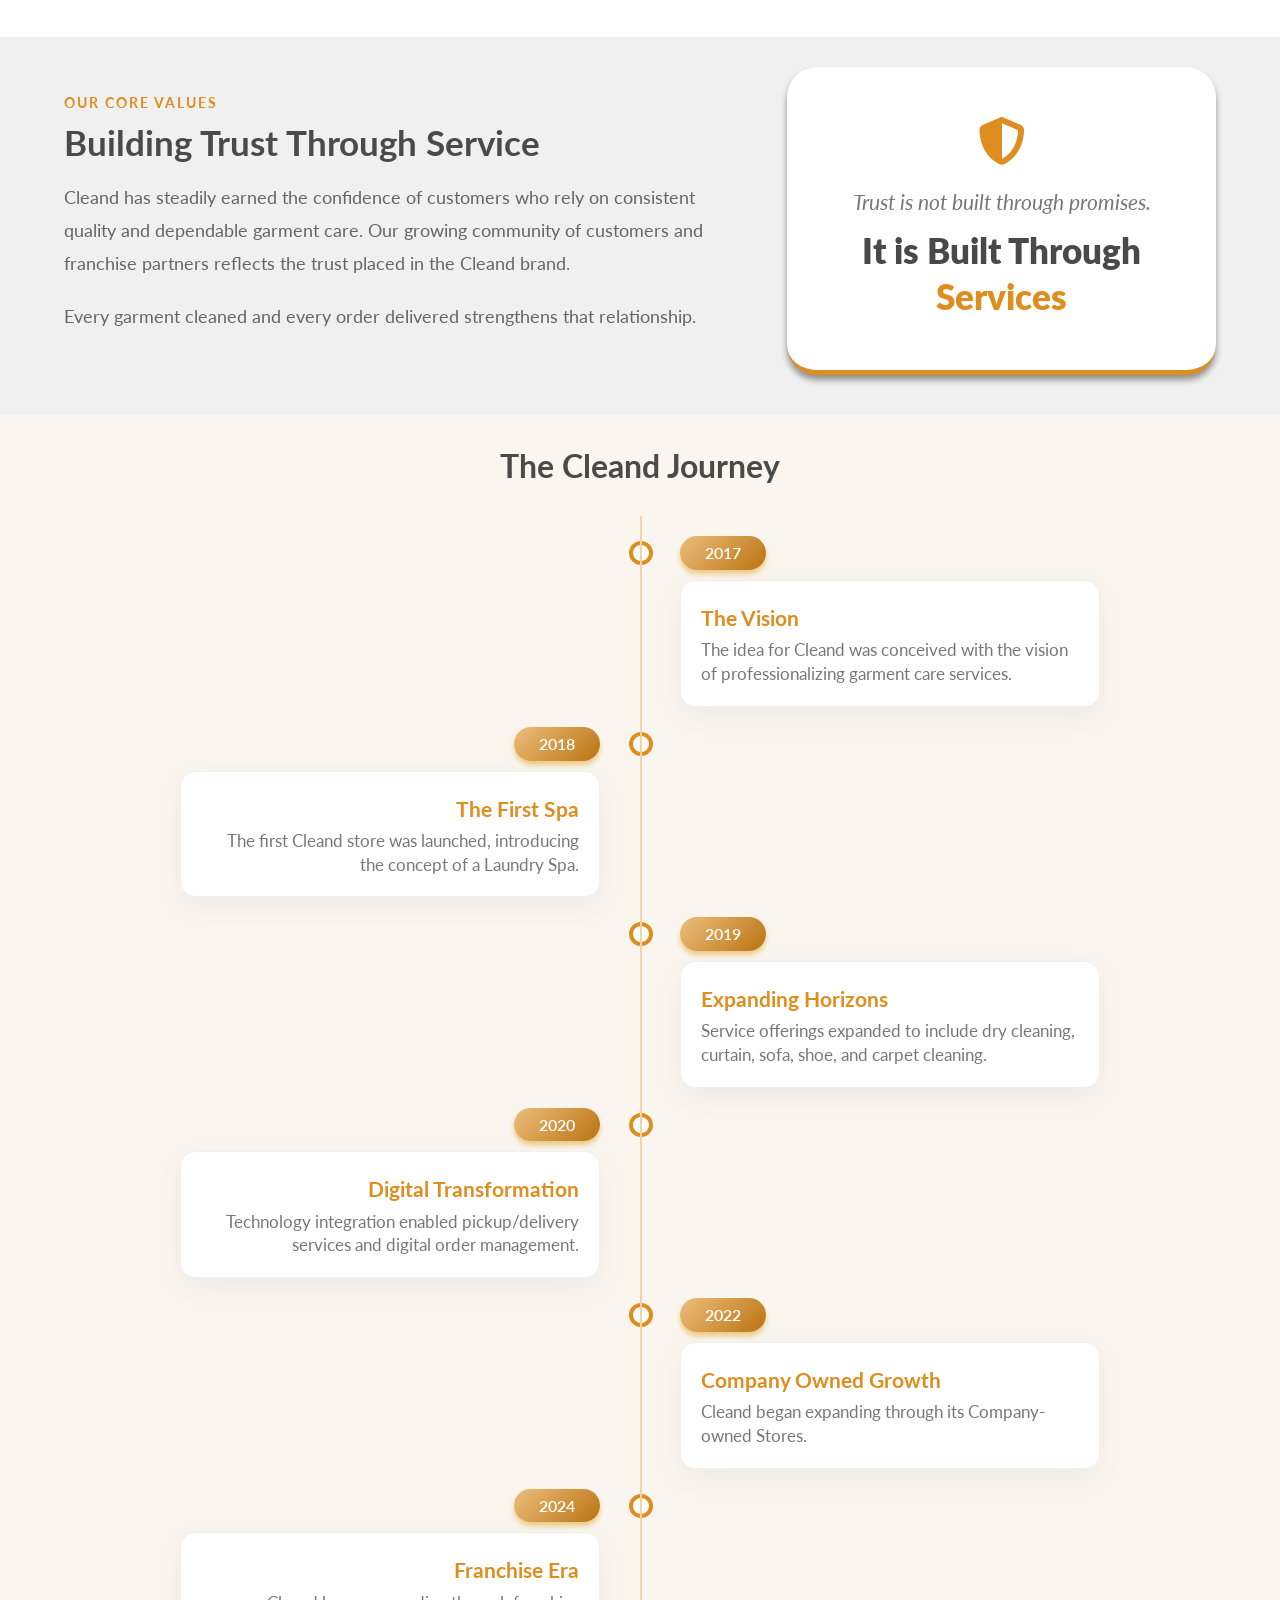
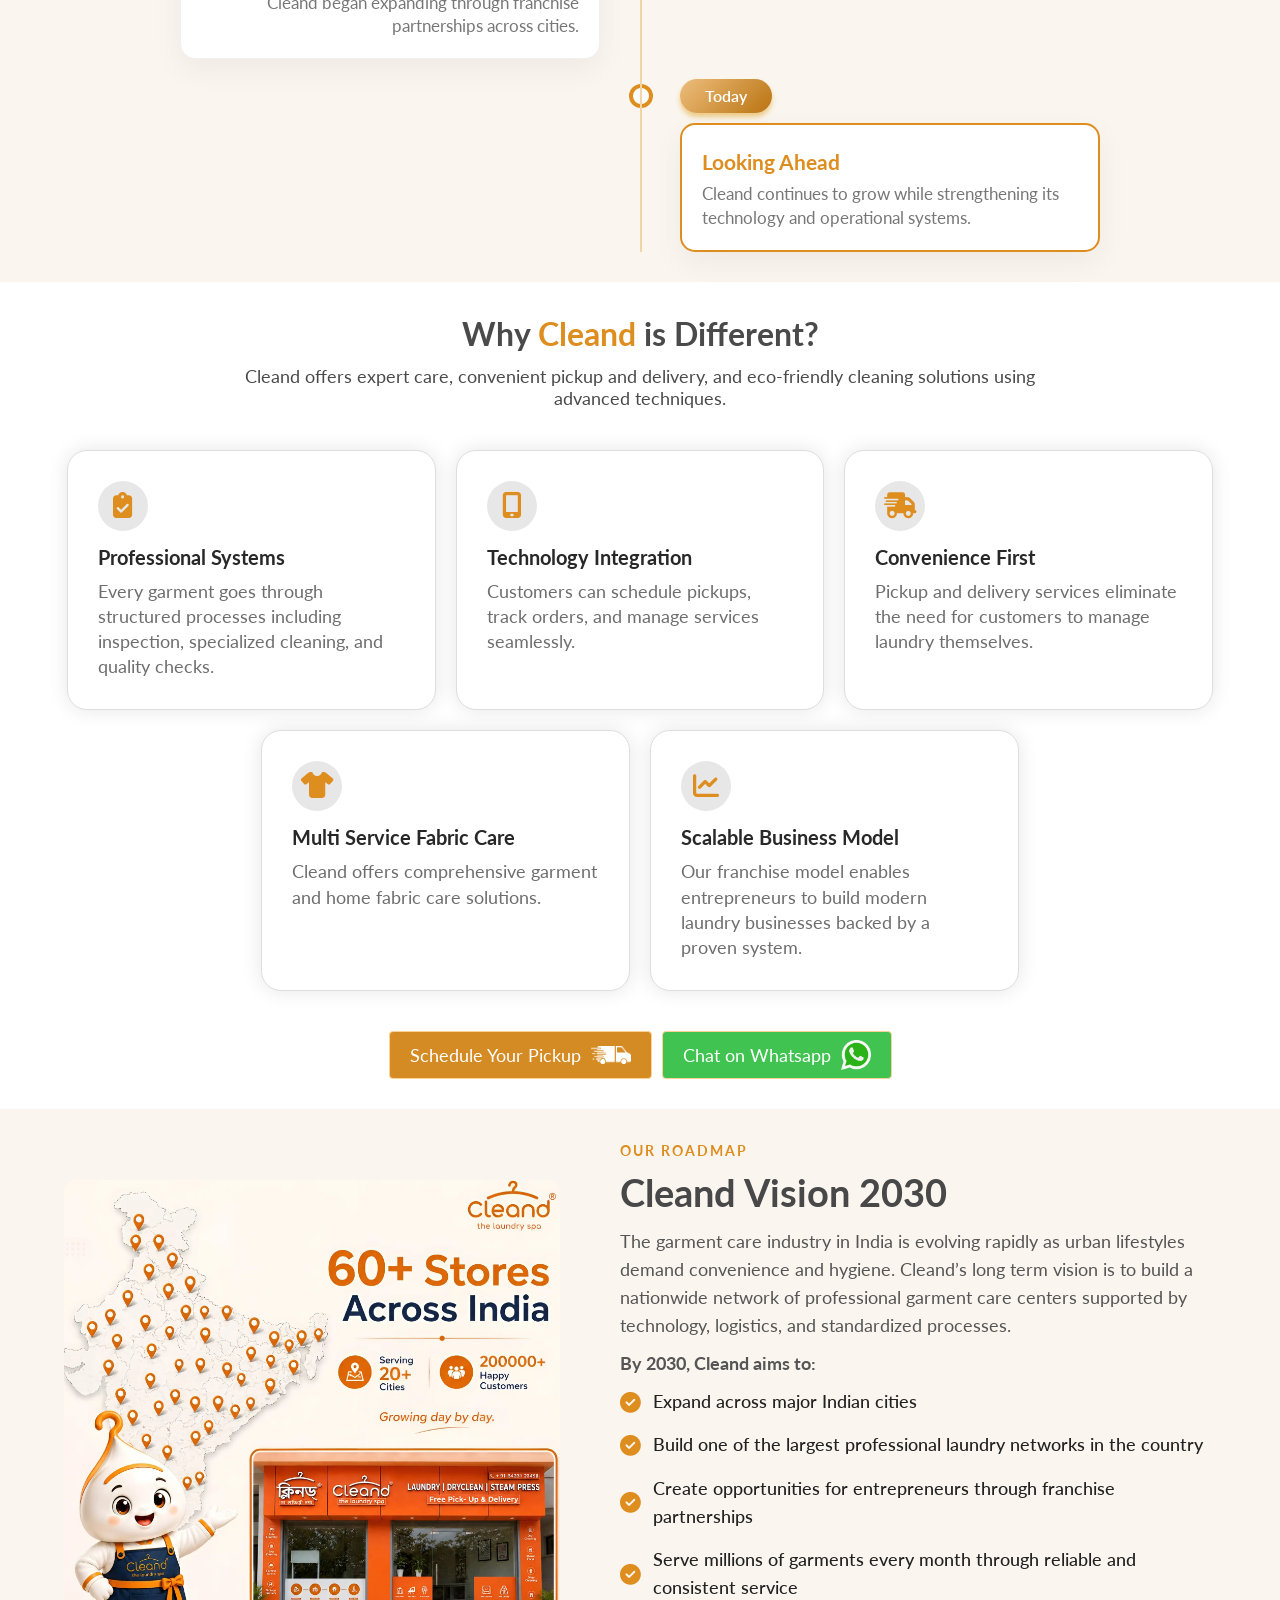
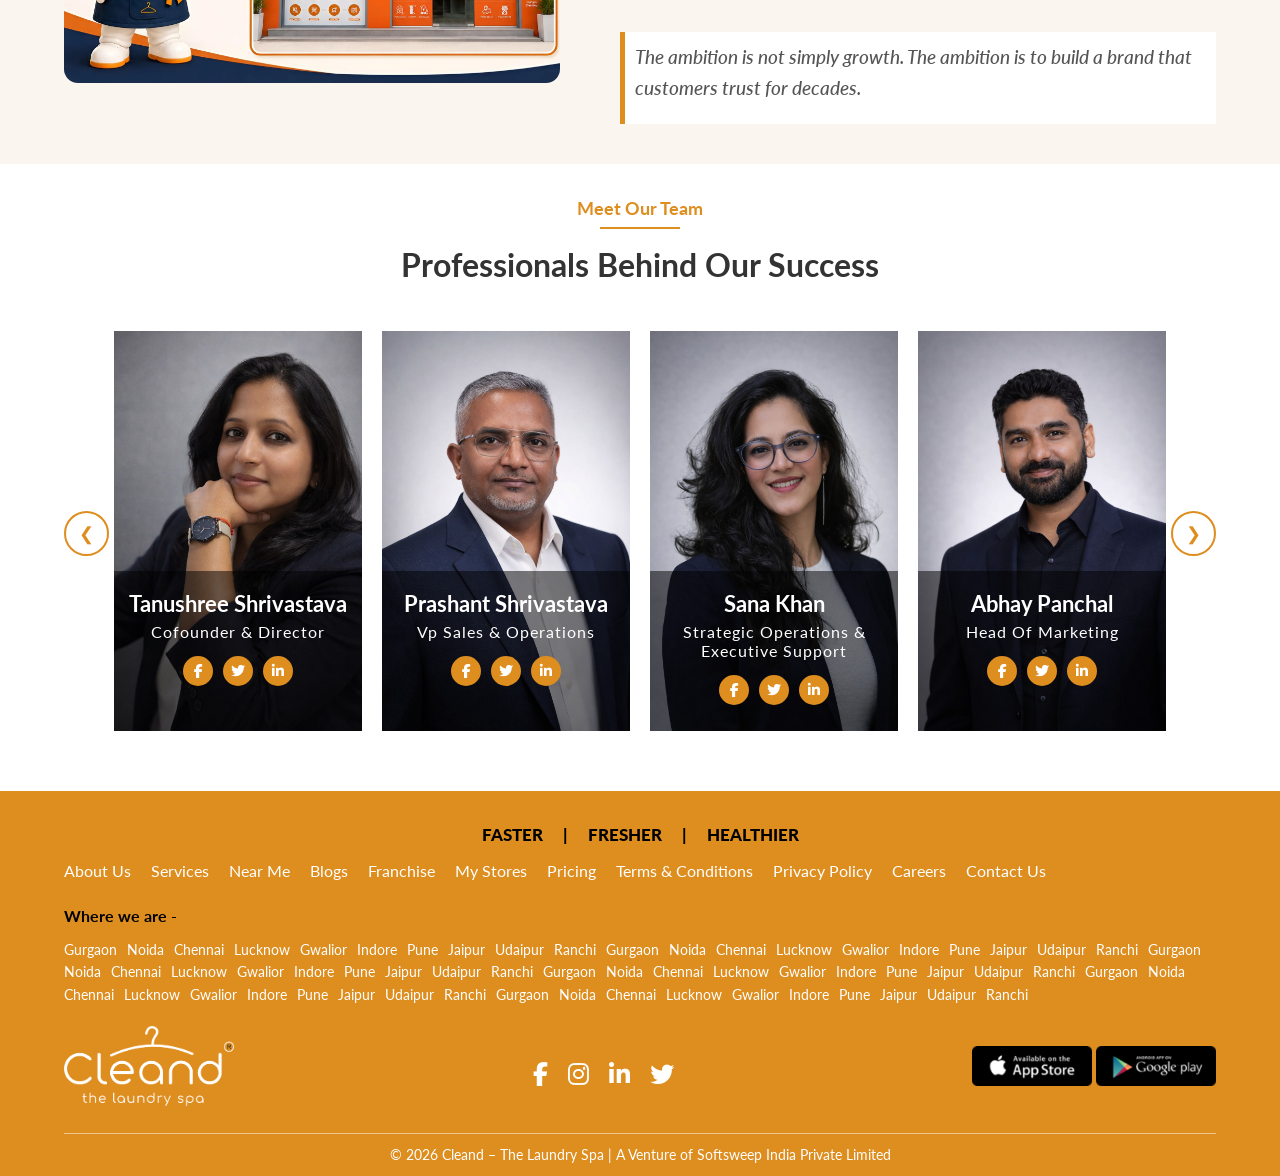
<file: about.html>
<!DOCTYPE html>
<html lang="en">

<head>
    <meta charset="UTF-8">
    <meta name="viewport" content="width=device-width, initial-scale=1.0">
    <title>Cleand - About Us</title>
    <link rel="icon" type="image/png" href="images/cleand-favicon.png">

    <link
        href="https://fonts.googleapis.com/css2?family=Lato:ital,wght@0,100;0,300;0,400;0,700;0,900;1,100;1,300;1,400;1,700;1,900&display=swap"
        rel="stylesheet">

    <link rel="stylesheet" href="https://cdnjs.cloudflare.com/ajax/libs/font-awesome/6.0.0-beta3/css/all.min.css">
    <link rel="stylesheet" href="https://cdnjs.cloudflare.com/ajax/libs/font-awesome/6.5.1/css/all.min.css">

    <link rel="stylesheet" href="style.css">
    <link rel="stylesheet" href="responsive.css">
</head>


<style>
    .hero-section {
        background: url('/images/common-hero.webp') no-repeat center center;
        background-size: cover;
        height: 200px;
        display: flex;
        justify-content: center;
        align-items: center;
        text-align: center;
        color: white;
    }

    .hero-content {
        margin-top: 0;
    }

    .hero-content h1 {
        font-size: 3rem;
        font-weight: 700;
    }

    .breadcrumb {
        font-size: 1rem;
        font-weight: 500;
    }

    .breadcrumb a {
        color: white;
        text-decoration: none;
    }

    .breadcrumb span {
        margin: 0 5px;
        font-size: 0.9rem;
    }



    .btn-container-about {
        justify-content: left;
        margin-top: 30px;
    }



    .about-container {
        margin: 60px 0;
        display: flex;
        /* align-items: center; */
        gap: 60px;
    }

    .image-column {
        width: 60%;
        overflow: hidden;
        /* border: 10px solid #ffae3d; */
        /* border-radius: 20px; */
    }

    .image-column img {
        width: 100%;
        border-radius: 10px;
        /* box-shadow: 0 10px 30px rgba(0, 0, 0, 0.1); */
        /* transform: scale(1.05); */
        transition: all 0.3s ease-in;
    }

    /* .image-column img:hover {
        transform: scale(1.1);
    } */

    .content-column {
        width: 55%;
    }

    .content-column .section-subtitle {
        font-size: 1rem;
        color: #de8d1f;
        font-weight: 600;
        position: relative;
        padding-left: 25px;
        display: inline-block;
        margin-bottom: 15px;
        text-align: left;
    }

    .content-column .section-subtitle::before {
        content: '';
        position: absolute;
        left: 0;
        top: 50%;
        transform: translateY(-50%);
        width: 20px;
        height: 2px;
        background-color: #de8d1f;
    }

    .content-column .section-title {
        font-size: 2.4rem;
        font-weight: 700;
        color: #494949;
        line-height: 1.2;
        margin-bottom: 25px;
        text-align: left;
    }

    .description {
        font-size: 1rem;
        line-height: 1.4;
        color: #666;
        margin-bottom: 30px;
    }

    .description p {
        margin-bottom: 10px;
    }

    .features-list li {
        font-size: 1.1rem;
        color: #222;
        display: flex;
        align-items: center;
        gap: 12px;
        margin-bottom: 15px;
        font-weight: 500;
    }

    .features-list i {
        color: #de8d1f;
        font-size: 1.3rem;
    }




    @media (max-width: 1024px) {
        .section-title {
            font-size: 2rem;
        }
    }

    @media (max-width: 900px) {
        .about-container {
            flex-direction: column;
        }

        .image-column {
            width: 100%;
            height: 300px;
            display: flex;
            align-items: center;
            justify-content: center;
        }

        .content-column {
            width: 100%;
        }
    }

    /* Small Mobiles */
    @media (max-width: 400px) {
        .about-container {
            flex-direction: column;
        }

        .image-column {
            width: 100%;
            height: 200px;
            display: flex;
            align-items: center;
            justify-content: center;
        }

        .content-column {
            width: 100%;
        }
    }












    /* Layout */
    .ceo-section {
        padding: 30px 0 40px;
    }

    .content-wrapper {
        display: flex;
        align-items: center;
        gap: 60px;
    }

    .text-content {
        flex: 1;
        min-width: 300px;
    }

    .ceo-section .subtitle {
        text-transform: uppercase;
        letter-spacing: 2px;
        font-size: 0.95rem;
        color: #de8d1f;
        font-weight: 600;
        display: block;
        margin-bottom: 10px;
    }

    .ceo-section h2 {
        font-size: 2.5rem;
        margin-bottom: 10px;
        line-height: 1.2;
        color: #505050;
    }

    .text-content p {
        margin-bottom: 6px;
        font-size: 1.05rem;
        color: #555;
    }

    .ceo-section .signature {
        margin-top: 20px;
        border-left: 3px solid #de8d1f;
        padding-left: 20px;
    }
    
    .ceo-section .name {
        font-weight: bold;
        font-size: 1.6rem;
        color: #de8d1f;
        margin: 0 !important;
    }
    
    .ceo-section .title {
        font-size: 1rem !important;
        color: #777 !important;
    }

    .ceo-section .signature .short-line {
        font-size: 18px;
        font-style: italic;
        color: #de8d1f;
    }

    .image-content {
        flex: 1;
        text-align: center;
        overflow: hidden;
        border-radius: 15px;
    }


    .image-content img {
        width: 100%;
        height: auto;
        box-shadow: 20px 20px 0px -5px #f0f4f8;
        transition: all 0.3s ease-in;
        transform: scale(1.05);
    }

    .image-content img:hover {
        transform: scale(1.1);
    }


    @media (max-width: 992px) {
        .content-wrapper {
            flex-direction: column-reverse;
            text-align: center;
        }

        .ceo-section .signature {
            border-left: none;
            padding-left: 0;
        }
    }








    .our-story {
        padding: 30px 0px 40px;
        text-align: center;
    }

    .story-title {
        font-size: 2.4rem;
        color: #404040;
        margin-bottom: 10px;
        font-weight: 700;
    }

    .story-label {
        display: block;
        font-size: 0.9rem;
        text-transform: uppercase;
        letter-spacing: 3px;
        color: #de8d1f;
        margin-bottom: 30px;
        font-weight: 600;
    }

    .story-content {
        max-width: 900px;
        margin: auto;
    }

    .story-content p {
        font-size: 1.15rem;
        line-height: 1.5;
        color: #444;
        margin-bottom: 10px;
    }

    .lead-text {
        font-size: 1.4rem !important;
        color: #222 !important;
        font-weight: 500;
    }

    .highlight-box {
        margin: 20px 0;
        padding: 20px;
        background: #fff3e1;
        border-radius: 20px;
        box-shadow: 0 10px 30px rgba(0, 0, 0, 0.05);
        border: 1px solid #eef2f6;
    }

    .highlight-box p {
        line-height: 1.4;
    }


    .divider {
        width: 60px;
        height: 4px;
        background: #de8d1f;
        margin: 20px auto 0;
        border-radius: 2px;
    }

    /* Responsive Adjustments */
    @media (max-width: 600px) {
        .story-title {
            font-size: 2.2rem;
        }

        .lead-text {
            font-size: 1.2rem !important;
        }
    }















    .cleand-journey {
        padding: 30px 20px;
    }


    .timeline {
        position: relative;
        max-width: 1000px;
        margin: 30px auto 0;
    }

    .timeline::after {
        content: '';
        position: absolute;
        width: 2px;
        background-color: #f2d4a9;
        top: 0;
        bottom: 0;
        left: 50%;
    }

    .timeline-item {
        padding: 20px 40px 0;
        position: relative;
        width: 50%;
        box-sizing: border-box;
    }

    .timeline-item::after {
        content: '';
        position: absolute;
        width: 16px;
        height: 16px;
        right: -13px;
        background-color: #fff;
        border: 4px solid #de8d1f;
        top: 25px;
        border-radius: 50%;
        z-index: 1;
    }

    .timeline-item.right::after {
        left: -11px;
    }

    .left {
        left: 0;
        text-align: right;
    }

    .right {
        left: 50%;
        text-align: left;
    }

    .date-bubble {
        display: inline-block;
        padding: 4px 25px;
        background: linear-gradient(135deg, #edbe7d, #ba7310);
        color: white;
        border-radius: 50px;
        font-weight: 600;
        font-size: 1rem;
        margin-bottom: 10px;
        box-shadow: 0 4px 5px rgba(226, 166, 45, 0.538);
    }

    .content-card {
        padding: 20px;
        background: white;
        border-radius: 15px;
        box-shadow: 0 10px 30px rgba(0, 0, 0, 0.05);
        border: 1px solid #f0f0f0;
        transition: all 0.3s ease-in-out;
    }

    .content-card h3 {
        margin-top: 0;
        color: #de8d1f;
        font-size: 1.3rem;
        margin-bottom: 4px;
    }

    .content-card p {
        color: #777777;
        font-size: 17px;
        line-height: 1.4;
        margin-bottom: 0;
    }

    .highlighted {
        border: 2px solid #de8d1f;
    }

    .content-card:hover {
        background: #ffe5c0;
    }


    @media screen and (max-width: 768px) {

        .timeline::after {
            left: 31px;
        }

        .timeline-item {
            width: 100%;
            padding-left: 70px;
            padding-right: 25px;
            text-align: left;
        }

        .timeline-item.right {
            padding-left: 40px;
        }

        .timeline-item::after {
            left: 20px;
            right: auto;
        }

        .right {
            left: 31px;
        }
    }






    .Choose-container {
        display: flex;
        flex-wrap: wrap;
        justify-content: center;
    }

    .choose-card {
        max-width: 32%;
    }


    @media (max-width: 1100px) {
        .choose-card {
            max-width: 48%;
        }
    }

    @media (max-width: 600px) {
        .choose-card {
            max-width: 100%;
        }
    }








    .vision-2030 {
        padding: 30px 0 40px;
        overflow: hidden;
    }

    .vision-wrapper {
        display: flex;
        align-items: center;
        gap: 60px;
        flex-wrap: wrap;
    }

    .vision-image {
        flex: 1;
        position: relative;
        overflow: hidden;
        border-radius: 14px;
    }

    .vision-image img {
        width: 100%;
        box-shadow: 0 20px 20px rgba(0, 0, 0, 0.2);
        transition: all 0.3s ease-in;
        transform: scale(1.05);
    }


    .vision-image img:hover {
        transform: scale(1.1);
    }

    /* Content Side */
    .vision-text {
        flex: 1.2;
        min-width: 350px;
    }

    .pre-title {
        color: #de8d1f;
        font-weight: 700;
        letter-spacing: 2px;
        text-transform: uppercase;
        font-size: 0.9rem;
        display: block;
    }

    .vision-text h2 {
        font-size: 2.4rem;
        margin-bottom: 4px;
        color: #484848;
    }

    .vision-text p {
        font-size: 1.1rem;
        color: #555;
        line-height: 1.6;
        margin-bottom: 10px;
    }



    .vision-quote {
        margin-top: 30px;
        padding: 10px;
        background: #ffffff;
        border-left: 5px solid #de8d1f;
        font-style: italic;
        font-weight: 500;
    }

    .vision-quote p {
        font-size: 1.2rem;
    }

    /* Responsive */
    @media (max-width: 992px) {
        .vision-wrapper {
            flex-direction: column;
            gap: 40px;
        }

        .experience-badge {
            right: 20px;
        }
    }







    .trust-section {
        padding: 30px 0 40px;
    }

    .trust-grid {
        display: flex;
        align-items: center;
        gap: 80px;
        flex-wrap: wrap;
    }

    .trust-main {
        flex: 1.5;
        min-width: 300px;
    }

    .top-label {
        color: #de8d1f;
        font-weight: 700;
        text-transform: uppercase;
        letter-spacing: 2px;
        font-size: 0.90rem;
        margin-bottom: 10px;
    }

    .trust-main h2 {
        font-size: 2.2rem;
        color: #4a4a4a;
        margin-bottom: 10px;
    }

    .trust-main p {
        font-size: 1.15rem;
        color: #656565;
        line-height: 1.8;
        margin-bottom: 20px;
    }

    .trust-highlight {
        flex: 1;
        min-width: 300px;
    }

    .highlight-inner {
        background: #ffffff;
        padding: 50px 40px;
        border-radius: 30px;
        box-shadow: 0 5px 6px rgba(0, 0, 0, 0.4);
        text-align: center;
        border-bottom: 5px solid #de8d1f;
        transition: all 0.3s ease-in-out;
    }

    .trust-highlight:hover .highlight-inner {
        background: #fff1df;
        box-shadow: none;
    }

    .highlight-inner i {
        font-size: 3rem;
        color: #de8d1f;
        margin-bottom: 20px;
    }

    .promise-text {
        font-size: 1.3rem;
        color: #777;
        margin-bottom: 10px;
        font-style: italic;
    }

    .result-text {
        font-size: 2.2rem;
        font-weight: 800;
        color: #494949;
        margin: 0;
        line-height: 1.3;
    }

    .result-text span {
        color: #de8d1f;
    }

    /* Responsive View */
    @media (max-width: 768px) {
        .trust-grid {
            flex-direction: column;
            text-align: center;
            gap: 50px;
        }

        .trust-main h2 {
            font-size: 2rem;
        }
    }







    .team-section {
        padding: 30px 0 60px;
        text-align: center;
    }

    .team-header {
        margin-bottom: 40px;
    }

    .team-header .subtitle {
        color: #de8d1f;
        font-weight: bold;
        font-size: 18px;
        position: relative;
        display: inline-block;
    }

    .team-header .subtitle::after {
        content: "";
        display: block;
        width: 80px;
        height: 2px;
        background: #de8d1f;
        margin: 5px auto 0;
    }

    .team-header .title {
        font-size: 32px;
        margin-top: 10px;
        color: #333;
    }


    .slider-wrapper {
        position: relative;
        padding: 0 50px;
    }

    .team-slider-viewport {
        overflow: hidden;
        width: 100%;
    }

    .team-container {
        gap: 20px;
        display: flex;
        transition: transform 0.5s ease-in-out;
        width: 100%;
    }

    .team-card {
        position: relative;
        width: 100%;
        overflow: hidden;
        height: 400px;
        flex: 0 0 calc(25% - 15px);
        overflow: hidden;
    }

    .team-card img {
        width: 100%;
        height: 100%;
        object-fit: cover;
        display: block;
        transition: all 0.3s ease-in;
    }

    .team-card img:hover {
        transform: scale(1.05);
    }

    .member-info {
        position: absolute;
        bottom: 0;
        left: 0;
        width: 100%;
        background: rgba(0, 0, 0, 0.5);
        padding: 20px 0;
        height: 160px;
        color: #fff;
        transition: background 0.3s ease;
    }

    .member-info h3 {
        font-size: 22px;
        margin-bottom: 5px;
        line-height: 1.2;
    }

    .member-info p {
        font-size: 16px;
        letter-spacing: 1px;
        margin-bottom: 15px;
        line-height: 1.2;
    }

    .social-links {
        display: flex;
        justify-content: center;
        gap: 10px;
    }

    .social-links a {
        background-color: #de8d1f;
        color: #fff;
        width: 30px;
        height: 30px;
        border-radius: 50%;
        display: flex;
        align-items: center;
        justify-content: center;
        text-decoration: none;
        font-size: 14px;
        transition: all 0.2s ease;
    }

    .social-links a:hover {
        transform: scale(1.1);
        background-color: #fff;
        color: #de8d1f;
    }


    .nav-btn {
        position: absolute;
        top: 45%;
    }





    @media (max-width: 1100px) {
        .team-card {
            flex: 0 0 calc(33.33% - 14px);
        }
    }

    @media (max-width: 850px) {
        .team-card {
            flex: 0 0 calc(50% - 10px);
        }

    }

    @media (max-width: 600px) {
        .team-card {
            flex: 0 0 100%;
        }

    }
</style>


<body>

    <!-- fixed buttons on screen -->
    <div class="fixed-on-screen">
        <!-- Call Button -->
        <div class="button-container call-container" onclick="callPhone()">
            <i class="fas fa-phone icon"></i>
            <span class="label call-label">Call Us</span>
        </div>
        <!-- Email Button -->
        <div class="button-container app-container" onclick="downloadApp()">
            <div class="icon-box">
                <i class="fab fa-google-play icon"></i>
                <i class="fab fa-apple icon"></i>
            </div>
            <span class="label app-label">Download App</span>
        </div>

        <!-- Whatsapp Button -->
        <div class="button-container whatsapp-container" onclick="sendWhatsapp()">
            <i class="fab fa-whatsapp icon"></i>
            <span class="label whatsapp-label">Whatsapp Us</span>
        </div>
    </div>

    <header class="header">
        <div class="section-container">
            <div class="header-container">
                <a href="index.html" class="logo">
                    <img src="images/cleand-R-logo.png" alt="Logo">
                </a>

                <button class="mobile-nav-toggle" aria-label="Toggle navigation">
                    <span class="bar"></span>
                    <span class="bar"></span>
                    <span class="bar"></span>
                </button>

                <nav class="navmenu">
                    <ul>
                        <li><a href="index.html">Home</a></li>
                        <li><a href="services.html">Services</a></li>
                        <li><a href="pricing.html">Pricing</a></li>
                        <li><a href="store.html">Our Stores</a></li>
                        <li><a href="franchise.html">Get Franchise</a></li>
                        <li><a href="blogs.html">Blogs</a></li>
                        <li><a href="contact.html">Contact</a></li>
                    </ul>
                </nav>
            </div>
        </div>
    </header>


    <section style="padding-top: 80px;">
        <div class="hero-section">
            <div class="hero-content">
                <h1>About Us</h1>
                <nav class="breadcrumb">
                    <a href="index.html">Home</a> <span>&raquo;</span> About Page
                </nav>
            </div>
        </div>
    </section>


    <section class="about-section">
        <div class="section-container">

            <div class="about-container">
                <div class="image-column">
                    <img src="images/2-images.webp" alt="">
                </div>

                <div class="content-column">
                    <p class="section-subtitle">Clothing is personal</p>

                    <h2 class="section-title">
                        Garment Care, Reimagined
                    </h2>

                    <div class="description">
                        <p>
                            Clothes carry the moments of our lives — the meetings that matter, the celebrations we remember, and the everyday confidence we wear.
                        </p>
                        <p>
                            Yet for decades, garment care has remained one of the most fragmented and inconsistent services in urban life.
                        </p>
                        <p>
                            <strong style="color: #de8d1f;">Cleand was built to change that.</strong>
                        </p>
                        <p>
                            <strong>Cleand</strong> – The Laundry Spa brings together modern technology, professional garment care, and seamless customer experience to transform the way people care for their clothes.
                        </p>

                        <p style="background: #ffe7c6; border-radius: 4px; padding: 4px 10px 8px;"><strong>Our mission is simple:</strong> <br> to make garment care effortless, reliable, and consistently exceptional.</p>

                        <p>From everyday laundry to delicate fabrics, every garment is handled with expert care and advanced cleaning technology.</p>
                        <p>
                            Because we believe something people trust every week deserves the same innovation, design, and reliability as the world’s best services.
                        </p>
                        <p>
                            <strong style="color: #de8d1f;">That’s the Cleand promise.</strong>
                        </p>
                    </div>

                    <div class="btn-container btn-container-about slide-up">
                        <button class="pickup-btn btn">Schedule Your Pickup
                            <img src="/images/pickup-icon-white.webp" alt="">
                        </button>
                        <button class="whatsapp-btn btn" onclick="sendWhatsapp()">Chat on Whatsapp
                            <img src="/images/whatsapp-icon.webp" alt="">
                        </button>
                    </div>

                </div>
            </div>

        </div>
    </section>


    <section class="ceo-section" style="background: #faf6ef;">
        <div class="section-container slide-up">

            <div class="content-wrapper">
                <div class="text-content">
                    <span class="subtitle">A Message from the Founder</span>
                    <h2>Bringing Professionalism to Garment Care</h2>
                    <p>When I started <strong>Cleand The Laundry Spa</strong>, the goal was never just to open another laundry store.</p>

                    <p>The vision was to bring professionalism, technology, and reliability to an industry that had remained largely unorganized for decades.</p>

                    <p>During my corporate career, I had the opportunity to work with some of India’s most respected companies and leaders. I saw how systems, innovation, and customer obsession can transform industries.</p>

                    <p style="color: #de8d1f;">I believed garment care deserved the same transformation.</p>

                    <p>
                        Leaving a stable corporate career to build Cleand was not the easy path. The early days required persistence, learning, and constant improvement.
                    </p>

                    <p>But every satisfied customer reinforced one belief. People were ready for a better service experience.</p>

                    <p>Today Cleand represents our commitment to delivering quality, convenience, and consistency to customers who trust us with something as personal as their clothing.</p>

                    <p style="background: #ffe7c6; border-radius: 4px; padding: 4px 10px 8px;">Our journey is still in its early chapters. But the vision is clear.
                    <br>
                    To build one of India’s most trusted garment care brands.
                    </p>

                    <div class="signature">
                        <p class="name">Amit S</p>
                        <p class="title">Founder and CEO<br>Cleand The Laundry Spa</p>
                    </div>

                    <div class="signature">
                        <p class="short-line">“Our mission is to transform garment care into a professional, technology-driven service experience.”</p>
                    </div>
                </div>
                <div class="image-content">
                    <img src="images/about-ceo.webp" alt="Amit S - Founder of Cleand">
                </div>
            </div>

        </div>
    </section>


    <section class="our-story">
        <div class="section-container slide-up">
            <h2 class="story-title">Our Story</h2>
            <span class="story-label">Cleand began with a simple observation</span>

            <div class="story-content">
                <p>Laundry services were everywhere, yet consistent quality and professional service were rare. The
                    industry lacked structure, technology, and brand trust.</p>

                <div class="highlight-box">
                    <p><strong>Cleand was created to bring these elements together</strong></p>
                    <p style="font-style: italic;">By combining modern operational systems, trained professionals, and
                        digital convenience, Cleand introduced a new category of service called the <strong
                            style="color: #de8d1f;">Laundry Spa</strong>. A place where garments receive professional
                        care instead of routine washing.</p>
                </div>

                <p>This idea has gradually evolved into a growing network of services designed to simplify garment care
                    for modern households.
                </p>
            </div>

            <div class="story-footer">
                <div class="divider"></div>
            </div>
        </div>
    </section>


    <section class="trust-section" style="background: #f0f0f0;">
        <div class="section-container slide-up">
            <div class="trust-grid">
                <div class="trust-main">
                    <span class="top-label">Our Core Values</span>
                    <h2>Building Trust Through Service</h2>
                    <p>Cleand has steadily earned the confidence of customers who rely on consistent quality and
                        dependable garment care.
                        Our growing community of customers and franchise partners reflects the trust placed in the
                        Cleand brand.</p>
                    <p>Every garment cleaned and every order delivered strengthens that relationship.</p>
                </div>

                <div class="trust-highlight">
                    <div class="highlight-inner">
                        <i class="fas fa-shield-alt"></i>
                        <p class="promise-text">Trust is not built through promises.</p>
                        <p class="result-text">It is Built Through <span>Services</span></p>
                    </div>
                </div>
            </div>
        </div>
    </section>


    <section class="cleand-journey" style="background: #faf6ef;">
        <div class="section-container slide-up">
            <h2 class="section-title">The Cleand Journey</h2>

            <div class="timeline">
                <div class="timeline-item right slide-up">
                    <div class="date-bubble">2017</div>
                    <div class="content-card">
                        <h3>The Vision</h3>
                        <p>The idea for Cleand was conceived with the vision of professionalizing garment care services.
                        </p>
                    </div>
                </div>

                <div class="timeline-item left slide-up">
                    <div class="date-bubble">2018</div>
                    <div class="content-card">
                        <h3>The First Spa</h3>
                        <p>The first Cleand store was launched, introducing the concept of a Laundry Spa.</p>
                    </div>
                </div>

                <div class="timeline-item right slide-up">
                    <div class="date-bubble">2019</div>
                    <div class="content-card">
                        <h3>Expanding Horizons</h3>
                        <p>Service offerings expanded to include dry cleaning, curtain, sofa, shoe, and carpet cleaning.
                        </p>
                    </div>
                </div>

                <div class="timeline-item left slide-up">
                    <div class="date-bubble">2020</div>
                    <div class="content-card">
                        <h3>Digital Transformation</h3>
                        <p>Technology integration enabled pickup/delivery services and digital order management.</p>
                    </div>
                </div>

                <div class="timeline-item right slide-up">
                    <div class="date-bubble">2022</div>
                    <div class="content-card">
                        <h3>Company Owned Growth</h3>
                        <p>Cleand began expanding through its Company-owned Stores.</p>
                    </div>
                </div>

                <div class="timeline-item left slide-up">
                    <div class="date-bubble">2024</div>
                    <div class="content-card">
                        <h3>Franchise Era</h3>
                        <p>Cleand began expanding through franchise partnerships across cities.</p>
                    </div>
                </div>

                <div class="timeline-item right slide-up">
                    <div class="date-bubble">Today</div>
                    <div class="content-card highlighted">
                        <h3>Looking Ahead</h3>
                        <p>Cleand continues to grow while strengthening its technology and operational systems.</p>
                    </div>
                </div>
            </div>
        </div>
    </section>


    <section class="choose-section">
        <div class="section-container slide-up">
            <h2>Why <span>Cleand</span> is Different?</h2>
            <p>Cleand offers expert care, convenient pickup and delivery, and eco-friendly cleaning solutions using
                advanced techniques.</p>

            <div class="Choose-container slide-up">
                <div class="choose-card">
                    <div class="choose-icon">
                        <i class="fa-solid fa-clipboard-check"></i>
                    </div>
                    <h3>Professional Systems</h3>
                    <p>Every garment goes through structured processes including inspection, specialized cleaning, and
                        quality checks.</p>
                </div>
                <div class="choose-card">
                    <div class="choose-icon">
                        <i class="fa-solid fa-mobile-screen-button"></i>
                    </div>
                    <h3>Technology Integration</h3>
                    <p>Customers can schedule pickups, track orders, and manage services seamlessly.</p>
                </div>
                <div class="choose-card">
                    <div class="choose-icon">
                        <i class="fa-solid fa-truck-fast"></i>
                    </div>
                    <h3>Convenience First</h3>
                    <p>Pickup and delivery services eliminate the need for customers to manage laundry themselves.
                    </p>
                </div>
                <div class="choose-card">
                    <div class="choose-icon">
                        <i class="fa-solid fa-shirt"></i>
                    </div>
                    <h3>Multi Service Fabric Care</h3>
                    <p>Cleand offers comprehensive garment and home fabric care solutions.</p>
                </div>
                <div class="choose-card">
                    <div class="choose-icon">
                        <i class="fa-solid fa-chart-line"></i>
                    </div>
                    <h3>Scalable Business Model</h3>
                    <p>Our franchise model enables entrepreneurs to build modern laundry businesses backed by a proven
                        system.</p>
                </div>
            </div>

            <div class="btn-container slide-up">
                <button class="pickup-btn btn">Schedule Your Pickup
                    <img src="/images/pickup-icon-white.webp" alt="">
                </button>
                <button class="whatsapp-btn btn" onclick="sendWhatsapp()">Chat on Whatsapp
                    <img src="/images/whatsapp-icon.webp" alt="">
                </button>
            </div>

        </div>
    </section>


    <section class="vision-2030" style="background: #faf6ef;">
        <div class="section-container slide-up">
            <div class="vision-wrapper">
                <div class="vision-image">
                    <img src="images/about-vision-2.webp" alt="Cleand Vision 2030">
                </div>

                <div class="vision-text">
                    <span class="pre-title">Our Roadmap</span>
                    <h2>Cleand Vision 2030</h2>
                    <p>The garment care industry in India is evolving rapidly as urban lifestyles demand convenience and
                        hygiene.
                        Cleand’s long term vision is to build a nationwide network of professional garment care centers
                        supported by technology, logistics, and standardized processes.</p>

                    <p><strong>By 2030, Cleand aims to:</strong></p>

                    <ul class="features-list">
                        <li><i class="fas fa-check-circle"></i> Expand across major Indian cities</li>
                        <li><i class="fas fa-check-circle"></i> Build one of the largest professional laundry networks
                            in the country</li>
                        <li><i class="fas fa-check-circle"></i> Create opportunities for entrepreneurs through franchise
                            partnerships</li>
                        <li><i class="fas fa-check-circle"></i> Serve millions of garments every month through reliable
                            and consistent service</li>
                    </ul>

                    <div class="vision-quote">
                        <p>The ambition is not simply growth. The ambition is to build a brand that customers trust for
                            decades.</p>
                    </div>
                </div>
            </div>
        </div>
    </section>


    <section class="team-section" >
        <div class="section-container slide-up">
            <div class="team-header">
                <p class="subtitle">Meet Our Team</p>
                <h2 class="title">Professionals Behind Our Success</h2>
            </div>

            <div class="slider-wrapper">
                <button class="nav-btn prev" id="prevBtn">&#10094;</button>
                <button class="nav-btn next" id="nextBtn">&#10095;</button>

                <div class="team-slider-viewport">
                    <div class="team-container slide-up" id="teamSlider">
                        <div class="team-card">
                            <img src="images/team/team-tanushree.jpeg" alt="Tanushree Shrivastava">
                            <div class="member-info">
                                <h3>Tanushree Shrivastava</h3>
                                <p>Cofounder & Director</p>
                                <div class="social-links">
                                    <a href="#"><i class="fab fa-facebook-f"></i></a>
                                    <a href="#"><i class="fab fa-twitter"></i></a>
                                    <a href="#"><i class="fab fa-linkedin-in"></i></a>
                                </div>
                            </div>
                        </div>
                        <div class="team-card">
                            <img src="images/team/team-prashant.jpeg" alt="Prashant Shrivastava">
                            <div class="member-info">
                                <h3>Prashant Shrivastava</h3>
                                <p>Vp Sales & Operations</p>
                                <div class="social-links">
                                    <a href="#"><i class="fab fa-facebook-f"></i></a>
                                    <a href="#"><i class="fab fa-twitter"></i></a>
                                    <a href="#"><i class="fab fa-linkedin-in"></i></a>
                                </div>
                            </div>
                        </div>
                        <div class="team-card">
                            <img src="images/team/team-sana.jpeg" alt="">
                            <div class="member-info">
                                <h3>Sana Khan</h3>
                                <p>Strategic Operations & Executive Support</p>
                                <div class="social-links">
                                    <a href="#"><i class="fab fa-facebook-f"></i></a>
                                    <a href="#"><i class="fab fa-twitter"></i></a>
                                    <a href="#"><i class="fab fa-linkedin-in"></i></a>
                                </div>
                            </div>
                        </div>
                        <div class="team-card">
                            <img src="images/team/team-abhay.jpeg" alt="">
                            <div class="member-info">
                                <h3>Abhay Panchal</h3>
                                <p>Head Of Marketing</p>
                                <div class="social-links">
                                    <a href="#"><i class="fab fa-facebook-f"></i></a>
                                    <a href="#"><i class="fab fa-twitter"></i></a>
                                    <a href="#"><i class="fab fa-linkedin-in"></i></a>
                                </div>
                            </div>
                        </div>
                        <div class="team-card">
                            <img src="images/team/team-vijay.jpeg" alt="">
                            <div class="member-info">
                                <h3>Vijay Vikram Singh</h3>
                                <p>Brand Ambassador Cleand</p>
                                <div class="social-links">
                                    <a href="#"><i class="fab fa-facebook-f"></i></a>
                                    <a href="#"><i class="fab fa-twitter"></i></a>
                                    <a href="#"><i class="fab fa-linkedin-in"></i></a>
                                </div>
                            </div>
                        </div>
                    </div>
                </div>

            </div>
    </section>


    <footer class="footer">
        <div class="section-container slide-up">
            <div class="footer-top-bar">
                <span>FASTER</span>
                <span>|</span>
                <span>FRESHER</span>
                <span>|</span>
                <span>HEALTHIER</span>
            </div>

            <ul class="footer-nav-links">
                <li><a href="about.html">About Us</a></li>
                <li><a href="services.html">Services</a></li>
                <li><a href="near-me.html">Near Me</a></li>
                <li><a href="blogs.html">Blogs</a></li>
                <li><a href="franchise.html">Franchise</a></li>
                <li><a href="store.html">My Stores</a></li>
                <li><a href="pricing.html">Pricing</a></li>
                <li><a href="terms.html">Terms & Conditions</a></li>
                <li><a href="privacy.html">Privacy Policy</a></li>
                <li><a href="career.html">Careers</a></li>
                <li><a href="contact.html">Contact Us</a></li>
            </ul>

            <div class="footer-city">
                <h4>Where we are -</h4>

                <ul class="footer-nav-links footer-nav-links-city">
                    <li><a href="city.html">Gurgaon</a></li>
                    <li><a href="city.html">Noida</a></li>
                    <li><a href="city.html">Chennai</a></li>
                    <li><a href="city.html">Lucknow</a></li>
                    <li><a href="city.html">Gwalior</a></li>
                    <li><a href="city.html">Indore</a></li>
                    <li><a href="city.html">Pune</a></li>
                    <li><a href="city.html">Jaipur</a></li>
                    <li><a href="city.html">Udaipur</a></li>
                    <li><a href="city.html">Ranchi</a></li>
                    <li><a href="city.html">Gurgaon</a></li>
                    <li><a href="city.html">Noida</a></li>
                    <li><a href="city.html">Chennai</a></li>
                    <li><a href="city.html">Lucknow</a></li>
                    <li><a href="city.html">Gwalior</a></li>
                    <li><a href="city.html">Indore</a></li>
                    <li><a href="city.html">Pune</a></li>
                    <li><a href="city.html">Jaipur</a></li>
                    <li><a href="city.html">Udaipur</a></li>
                    <li><a href="city.html">Ranchi</a></li>
                    <li><a href="city.html">Gurgaon</a></li>
                    <li><a href="city.html">Noida</a></li>
                    <li><a href="city.html">Chennai</a></li>
                    <li><a href="city.html">Lucknow</a></li>
                    <li><a href="city.html">Gwalior</a></li>
                    <li><a href="city.html">Indore</a></li>
                    <li><a href="city.html">Pune</a></li>
                    <li><a href="city.html">Jaipur</a></li>
                    <li><a href="city.html">Udaipur</a></li>
                    <li><a href="city.html">Ranchi</a></li>
                    <li><a href="city.html">Gurgaon</a></li>
                    <li><a href="city.html">Noida</a></li>
                    <li><a href="city.html">Chennai</a></li>
                    <li><a href="city.html">Lucknow</a></li>
                    <li><a href="city.html">Gwalior</a></li>
                    <li><a href="city.html">Indore</a></li>
                    <li><a href="city.html">Pune</a></li>
                    <li><a href="city.html">Jaipur</a></li>
                    <li><a href="city.html">Udaipur</a></li>
                    <li><a href="city.html">Ranchi</a></li>
                    <li><a href="city.html">Gurgaon</a></li>
                    <li><a href="city.html">Noida</a></li>
                    <li><a href="city.html">Chennai</a></li>
                    <li><a href="city.html">Lucknow</a></li>
                    <li><a href="city.html">Gwalior</a></li>
                    <li><a href="city.html">Indore</a></li>
                    <li><a href="city.html">Pune</a></li>
                    <li><a href="city.html">Jaipur</a></li>
                    <li><a href="city.html">Udaipur</a></li>
                    <li><a href="city.html">Ranchi</a></li>
                    <li><a href="city.html">Gurgaon</a></li>
                    <li><a href="city.html">Noida</a></li>
                    <li><a href="city.html">Chennai</a></li>
                    <li><a href="city.html">Lucknow</a></li>
                    <li><a href="city.html">Gwalior</a></li>
                    <li><a href="city.html">Indore</a></li>
                    <li><a href="city.html">Pune</a></li>
                    <li><a href="city.html">Jaipur</a></li>
                    <li><a href="city.html">Udaipur</a></li>
                    <li><a href="city.html">Ranchi</a></li>
                </ul>
            </div>

            <div class="footer-main">
                <div class="footer-logo">
                    <img src="images/cleand-R-logo-white.png" alt="">
                </div>
                <div class="social-icons">
                    <a href="https://www.facebook.com/profile.php?id=100087893991939" target="_blank"><i
                            class="fab fa-facebook-f"></i></a>
                    <a href="https://www.instagram.com/cleand.in/" target="_blank"><i class="fab fa-instagram"></i></a>
                    <a href="https://www.linkedin.com/company/vcleen/" target="_blank"><i
                            class="fab fa-linkedin-in"></i></a>
                    <a href="#" target="_blank"><i class="fab fa-twitter"></i></a>
                </div>
                <div class="footer-download">
                    <a href="https://apps.apple.com/in/app/cleand-the-laundry-spa/id6444508188" target="_blank"><img
                            src="images/appstore.png" alt=""></a>
                    <a href="https://play.google.com/store/apps/details?id=com.ctls.application" target="_blank"><img
                            src="images/googleplay.png" alt=""></a>
                </div>
            </div>

            <div class="footer-copyright">
                <p>&copy; 2026 Cleand – The Laundry Spa | A Venture of Softsweep India Private Limited</p>
            </div>
        </div>
    </footer>


    <!-- script for navbar -->
    <script>
        const mobileBtn = document.querySelector('.mobile-nav-toggle');
        const navMenu = document.querySelector('.navmenu');
        const navLinks = document.querySelectorAll('.navmenu a');

        // --- Active Link Logic ---
        const currentUrl = window.location.href;

        navLinks.forEach(link => {
            // Check if the link's href matches the current URL
            if (link.href === currentUrl) {
                link.classList.add('active');
            }
        });

        // --- Mobile Toggle Logic ---
        mobileBtn.addEventListener('click', () => {
            mobileBtn.classList.toggle('active');
            navMenu.classList.toggle('open');
        });

        // Close menu when a link is clicked
        navLinks.forEach(link => {
            link.addEventListener('click', () => {
                mobileBtn.classList.remove('active');
                navMenu.classList.remove('open');
            });
        });
    </script>

    <!-- fixed button on screen -->
    <script>
        function callPhone() {
            const phoneNumber = "918423123458";
            window.open(`tel:${phoneNumber}`, "_self");
        }
        function downloadApp() {
        }
        function sendWhatsapp() {
            const phoneNumber = "919663123457";
            const message = "Hello! I would like to inquire about your laundry services.";
            const url = `https://wa.me/${phoneNumber}?text=${encodeURIComponent(message)}`;
            window.open(url, "_blank");
        }
    </script>

    <!-- script for slide up animation -->
    <script>
        document.addEventListener('DOMContentLoaded', () => {

            // Create the "Eye" (Observer)
            const slideUpObserver = new IntersectionObserver((entries) => {
                entries.forEach(entry => {
                    // If the element enters the screen
                    if (entry.isIntersecting) {
                        entry.target.classList.add('active');

                        // Once it has slid up, stop watching it (until refresh)
                        slideUpObserver.unobserve(entry.target);
                    }
                });
            }, {
                threshold: 0, // Starts when 0% of the element is visible
                rootMargin: "0px 0px -50px 0px" // Slight offset so it triggers before it hits the very bottom
            });

            // Find everything with the "slide-up" class and start watching it
            const slideUpElements = document.querySelectorAll('.slide-up');
            slideUpElements.forEach(el => slideUpObserver.observe(el));

        });
    </script>


    <!-- counter -->
    <script>
        const counters = document.querySelectorAll('.counter');
        const speed = 50;

        const startCounters = (entries, observer) => {
            entries.forEach(entry => {
                if (entry.isIntersecting) {
                    const counter = entry.target;
                    const target = parseFloat(counter.getAttribute('data-target'));

                    // Set initial value to 0 if it's currently empty or non-numeric
                    let count = 0;

                    const updateCount = () => {
                        // Calculate increment: target divided by speed
                        const inc = target / speed;

                        if (count < target) {
                            count += inc;

                            // If target has a decimal, show 1 decimal place
                            if (target % 1 !== 0) {
                                counter.innerText = count.toFixed(1);
                            } else {
                                counter.innerText = Math.floor(count);
                            }

                            setTimeout(updateCount, 20);
                        } else {
                            counter.innerText = target;
                        }
                    };

                    updateCount();
                    observer.unobserve(counter);
                }
            });
        };

        const observer = new IntersectionObserver(startCounters, {
            threshold: 0.2
        });

        counters.forEach(counter => observer.observe(counter));
    </script>


    <!-- for team slid -->
    <script>
        const slider = document.getElementById('teamSlider');
        const nextBtn = document.getElementById('nextBtn');
        const prevBtn = document.getElementById('prevBtn');

        let counter = 0;

        nextBtn.addEventListener('click', () => {
            const cardWidth = document.querySelector('.team-card').offsetWidth + 20; // width + gap
            const maxScroll = slider.scrollWidth - slider.parentElement.offsetWidth;

            if (Math.abs(counter) < maxScroll) {
                counter -= cardWidth;
                slider.style.transform = `translateX(${counter}px)`;
            } else {
                // Optional: Loop back to start
                counter = 0;
                slider.style.transform = `translateX(0px)`;
            }
        });

        prevBtn.addEventListener('click', () => {
            const cardWidth = document.querySelector('.team-card').offsetWidth + 20;

            if (counter < 0) {
                counter += cardWidth;
                slider.style.transform = `translateX(${counter}px)`;
            }
        });
    </script>


</body>

</html>
</file>
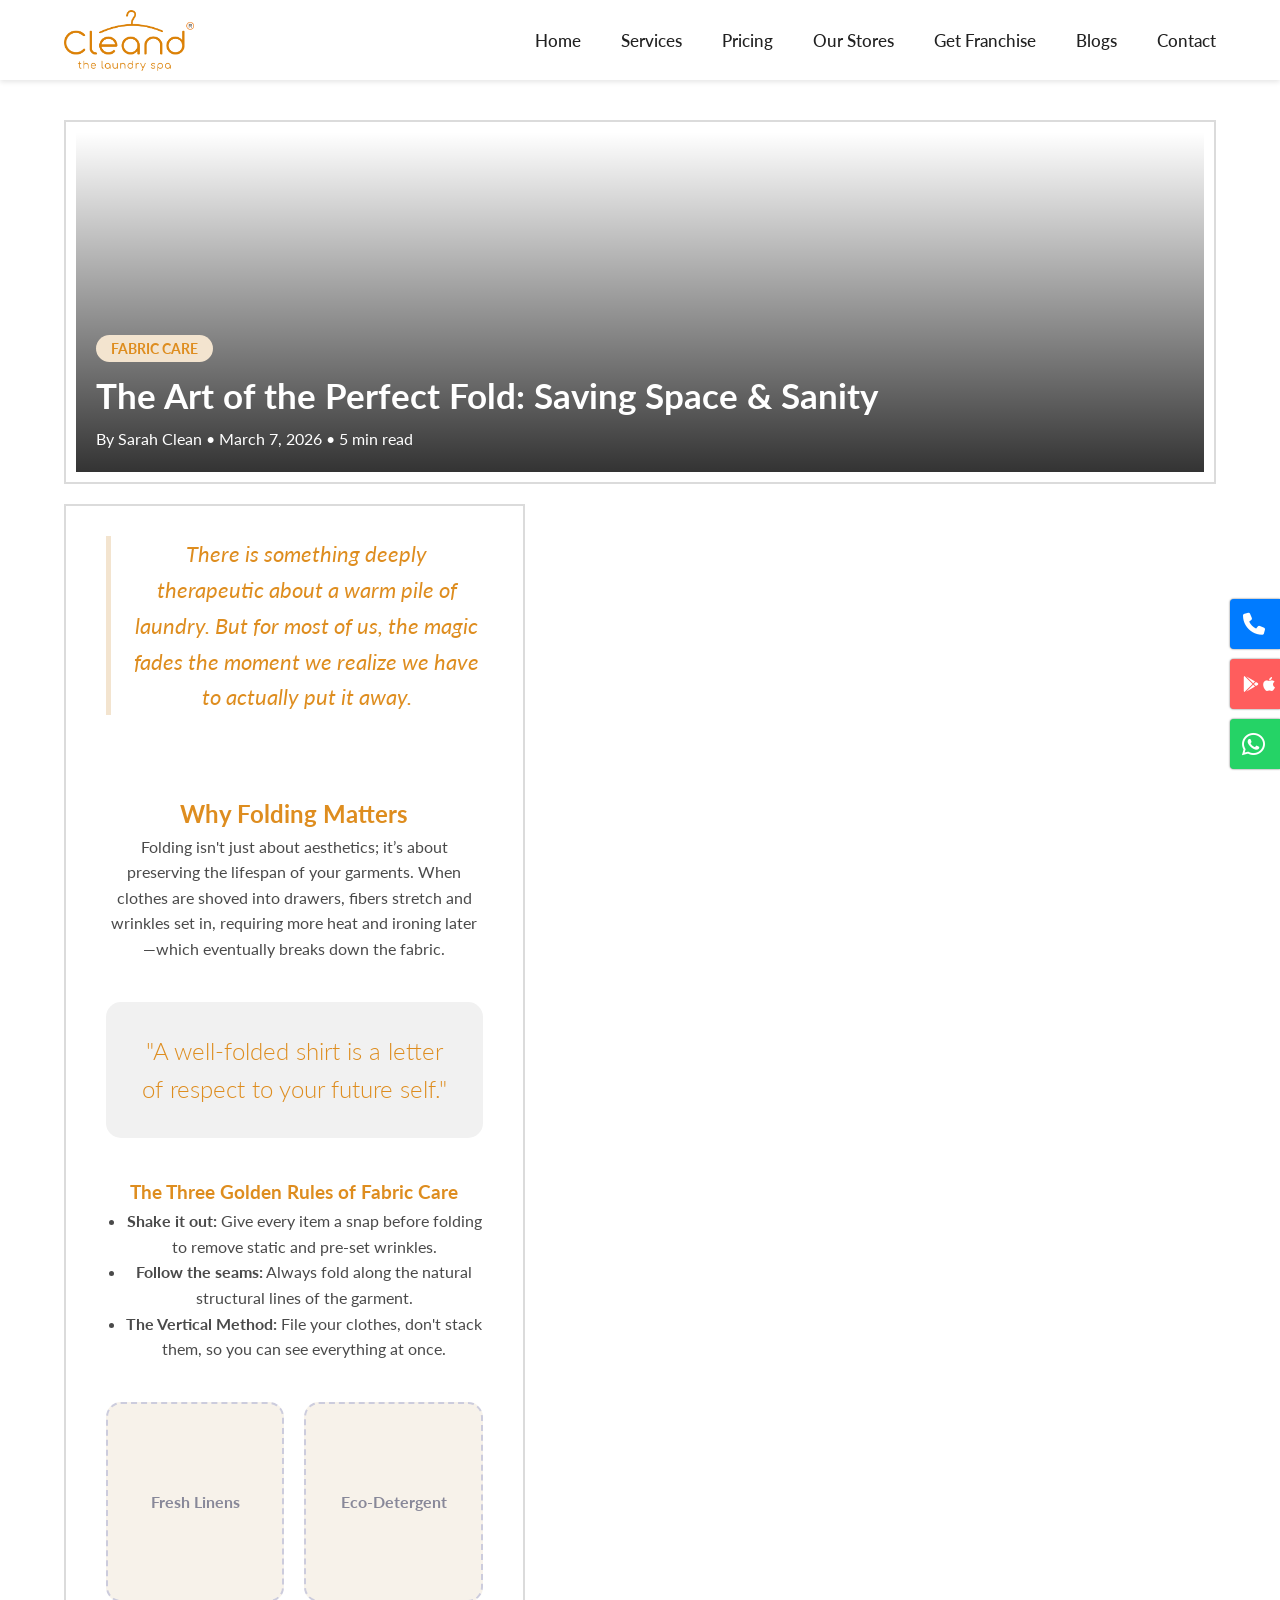
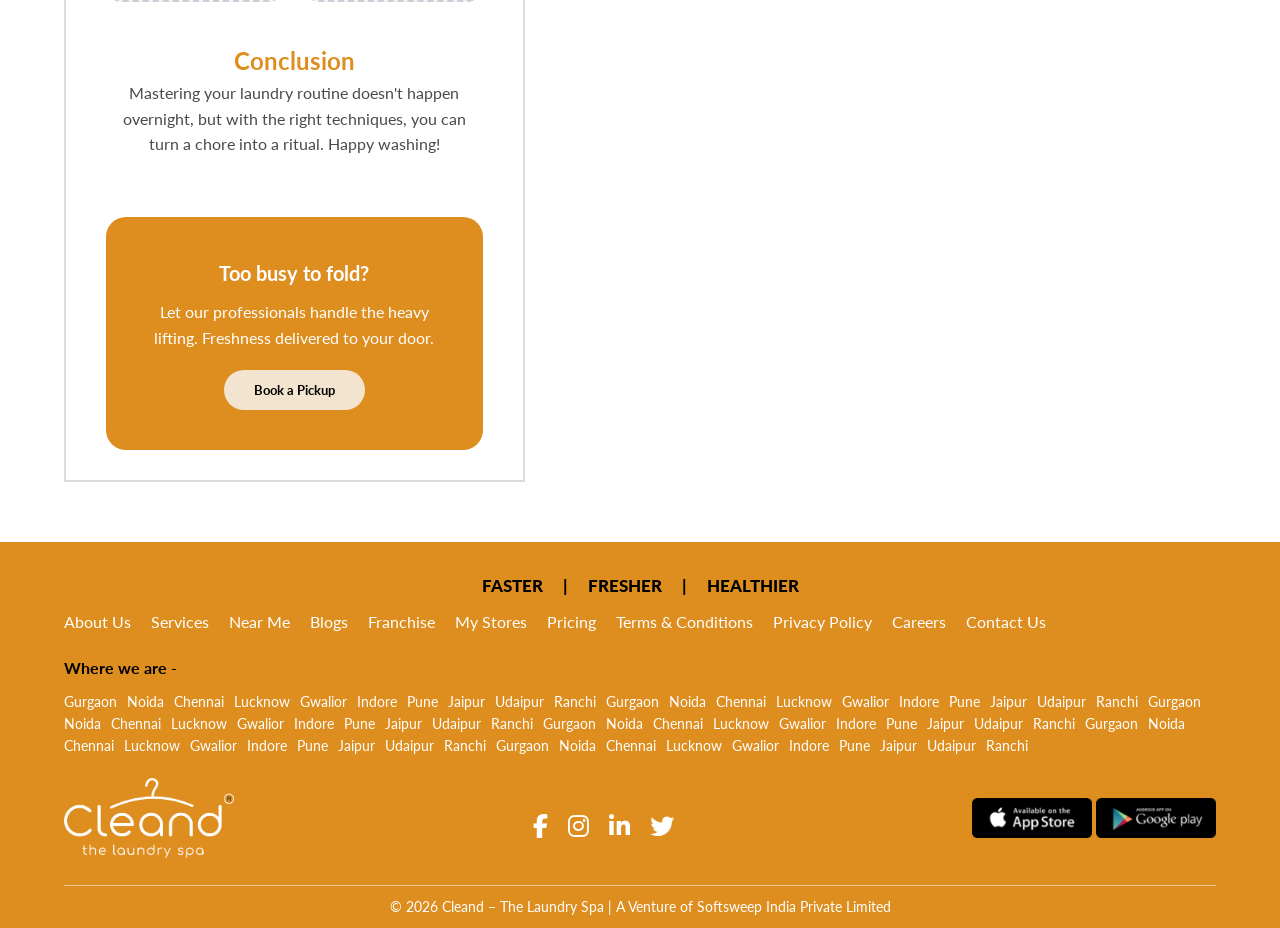
<file: blog-detail.html>
<!DOCTYPE html>
<html lang="en">

<head>
    <meta charset="UTF-8">
    <meta name="viewport" content="width=device-width, initial-scale=1.0">
    <title>Cleand - Blog Details</title>
    <link rel="icon" type="image/png" href="images/cleand-favicon.png">

    <link
        href="https://fonts.googleapis.com/css2?family=Lato:ital,wght@0,100;0,300;0,400;0,700;0,900;1,100;1,300;1,400;1,700;1,900&display=swap"
        rel="stylesheet">

    <link rel="stylesheet" href="https://cdnjs.cloudflare.com/ajax/libs/font-awesome/6.0.0-beta3/css/all.min.css">
    <link rel="stylesheet" href="https://cdnjs.cloudflare.com/ajax/libs/font-awesome/6.5.1/css/all.min.css">

    <link rel="stylesheet" href="style.css">
    <link rel="stylesheet" href="responsive.css">
</head>


<style>
    /* blog detail page */
    .blog-hero {
        width: 100%;
        border: 2px solid #dbdbdb;
        padding: 10px;
    }

    .hero-overlay {
        background: linear-gradient(transparent, rgba(0, 0, 0, 0.8)), url('https://images.unsplash.com/photo-1545173168-9f1947eebb7f?auto=format&fit=crop&q=80&w=2000') center/cover no-repeat;
        width: 100%;
        height: 340px;
        color: white;
        position: relative;
    }

    .hero-overlay-content {
        position: absolute;
        bottom: 20px;
        left: 20px;
    }

    .category {
        background: #f3e4cf;
        color: #de8d1f;
        padding: 5px 15px;
        border-radius: 20px;
        font-weight: bold;
        font-size: 0.9rem;
        text-transform: uppercase;
    }

    h1 {
        font-size: 2.2rem;
        margin: 14px 0 10px;
        line-height: 1.2;
        max-width: 800px;
    }

    .content-wrapper {
        max-width: 100%;
        margin-top: 20px;
        border: 2px solid #dbdbdb;
        padding: 30px 20px;
    }

    .content-wrapper .intro,
    .content-wrapper .blog-body,
    .content-wrapper .blog-footer {
        margin: 0 auto;
        padding: 0 20px;
    }

    .content-wrapper .lead {
        font-size: 1.4rem;
        color: #de8d1f;
        font-style: italic;
        border-left: 5px solid #f3e4cf;
        padding-left: 20px;
        margin-bottom: 40px;
    }

    .content-wrapper h2,
    .content-wrapper h3 {
        color: #de8d1f;
        margin-top: 40px;
    }

    .content-wrapper blockquote {
        background: #f1f1f1;
        border-radius: 15px;
        padding: 30px;
        margin: 40px 0;
        text-align: center;
        font-size: 1.5rem;
        font-weight: 300;
        color: #de8d1f;
    }

    .blog-body ul {
        margin-left: 20px;
    }

    .image-grid {
        display: flex;
        gap: 20px;
        margin: 40px 0;
    }

    .img-placeholder {
        flex: 1;
        height: 200px;
        background: #f7f2ea;
        display: flex;
        align-items: center;
        justify-content: center;
        border-radius: 15px;
        color: #889;
        font-weight: bold;
        border: 2px dashed #ccd;
    }

    .content-wrapper .blog-footer {
        margin-top: 30px;
    }

    .cta-box {
        background: #de8d1f;
        color: white;
        padding: 40px;
        border-radius: 20px;
        text-align: center;
        margin: auto;
        margin-top: 30px;
    }

    .cta-box h4 {
        font-size: 20px;
        margin-bottom: 10px;
    }

    .cta-box p {
        font-size: 16px;
        margin-bottom: 20px;
    }

    .cta-btn {
        background: #f3e4cf;
        border: none;
        padding: 12px 30px;
        border-radius: 30px;
        font-weight: bold;
        cursor: pointer;
        transition: transform 0.2s;
    }

    .cta-btn:hover {
        transform: scale(1.05);
    }
</style>


<body>

    <!-- fixed buttons on screen -->
    <div class="fixed-on-screen">
        <!-- Call Button -->
        <div class="button-container call-container" onclick="callPhone()">
            <i class="fas fa-phone icon"></i>
            <span class="label call-label">Call Us</span>
        </div>
        <!-- Email Button -->
        <div class="button-container app-container" onclick="downloadApp()">
            <div class="icon-box">
                <i class="fab fa-google-play icon"></i>
                <i class="fab fa-apple icon"></i>
            </div>
            <span class="label app-label">Download App</span>
        </div>

        <!-- Whatsapp Button -->
        <div class="button-container whatsapp-container" onclick="sendWhatsapp()">
            <i class="fab fa-whatsapp icon"></i>
            <span class="label whatsapp-label">Whatsapp Us</span>
        </div>
    </div>

    <header class="header">
        <div class="section-container">
            <div class="header-container">
                <a href="index.html" class="logo">
                    <img src="images/cleand-R-logo.png" alt="Logo">
                </a>

                <button class="mobile-nav-toggle" aria-label="Toggle navigation">
                    <span class="bar"></span>
                    <span class="bar"></span>
                    <span class="bar"></span>
                </button>

                <nav class="navmenu">
                    <ul>
                        <li><a href="index.html">Home</a></li>
                        <li><a href="services.html">Services</a></li>
                        <li><a href="pricing.html">Pricing</a></li>
                        <li><a href="store.html">Our Stores</a></li>
                        <li><a href="franchise.html">Get Franchise</a></li>
                        <li><a href="blogs.html">Blogs</a></li>
                        <li><a href="contact.html">Contact</a></li>
                    </ul>
                </nav>
            </div>
        </div>
    </header>


    <section class="section-container" style="padding: 120px 0 60px;">
        <header class="blog-hero">
            <div class="hero-overlay">
                <div class="hero-overlay-content">
                    <span class="category">Fabric Care</span>
                    <h1>The Art of the Perfect Fold: Saving Space & Sanity</h1>
                    <div class="post-meta">
                        <span>By Sarah Clean</span> • <span>March 7, 2026</span> • <span>5 min read</span>
                    </div>
                </div>
            </div>
        </header>

        <main class="content-wrapper slide-up">
            <section class="intro slide-up">
                <p class="lead">There is something deeply therapeutic about a warm pile of laundry. But for most of us,
                    the
                    magic fades the moment we realize we have to actually <em>put it away</em>.</p>
            </section>

            <article class="blog-body slide-up">
                <h2>Why Folding Matters</h2>
                <p>Folding isn't just about aesthetics; it’s about preserving the lifespan of your garments. When
                    clothes
                    are shoved into drawers, fibers stretch and wrinkles set in, requiring more heat and ironing
                    later—which
                    eventually breaks down the fabric.</p>

                <blockquote class="slide-up">
                    "A well-folded shirt is a letter of respect to your future self."
                </blockquote>

                <h3 class="slide-up">The Three Golden Rules of Fabric Care</h3>
                <ul class="slide-up">
                    <li><strong>Shake it out:</strong> Give every item a snap before folding to remove static and
                        pre-set
                        wrinkles.</li>
                    <li><strong>Follow the seams:</strong> Always fold along the natural structural lines of the
                        garment.
                    </li>
                    <li><strong>The Vertical Method:</strong> File your clothes, don't stack them, so you can see
                        everything
                        at once.</li>
                </ul>

                <div class="image-grid slide-up">
                    <div class="img-placeholder">Fresh Linens</div>
                    <div class="img-placeholder">Eco-Detergent</div>
                </div>

                <h2 class="slide-up">Conclusion</h2>
                <p class="slide-up">Mastering your laundry routine doesn't happen overnight, but with the right
                    techniques, you can turn
                    a
                    chore into a ritual. Happy washing!</p>
            </article>

            <footer class="blog-footer slide-up">
                <div class="cta-box">
                    <h4>Too busy to fold?</h4>
                    <p>Let our professionals handle the heavy lifting. Freshness delivered to your door.</p>
                    <button class="cta-btn">Book a Pickup</button>
                </div>
            </footer>
        </main>
    </section>


    <footer class="footer">
        <div class="section-container slide-up">
            <div class="footer-top-bar">
                <span>FASTER</span>
                <span>|</span>
                <span>FRESHER</span>
                <span>|</span>
                <span>HEALTHIER</span>
            </div>

            <ul class="footer-nav-links">
                <li><a href="about.html">About Us</a></li>
                <li><a href="services.html">Services</a></li>
                <li><a href="near-me.html">Near Me</a></li>
                <li><a href="blogs.html">Blogs</a></li>
                <li><a href="franchise.html">Franchise</a></li>
                <li><a href="store.html">My Stores</a></li>
                <li><a href="pricing.html">Pricing</a></li>
                <li><a href="terms.html">Terms & Conditions</a></li>
                <li><a href="privacy.html">Privacy Policy</a></li>
                <li><a href="career.html">Careers</a></li>
                <li><a href="contact.html">Contact Us</a></li>
            </ul>

            <div class="footer-city">
                <h4>Where we are -</h4>

                <ul class="footer-nav-links footer-nav-links-city">
                    <li><a href="city.html">Gurgaon</a></li>
                    <li><a href="city.html">Noida</a></li>
                    <li><a href="city.html">Chennai</a></li>
                    <li><a href="city.html">Lucknow</a></li>
                    <li><a href="city.html">Gwalior</a></li>
                    <li><a href="city.html">Indore</a></li>
                    <li><a href="city.html">Pune</a></li>
                    <li><a href="city.html">Jaipur</a></li>
                    <li><a href="city.html">Udaipur</a></li>
                    <li><a href="city.html">Ranchi</a></li>
                    <li><a href="city.html">Gurgaon</a></li>
                    <li><a href="city.html">Noida</a></li>
                    <li><a href="city.html">Chennai</a></li>
                    <li><a href="city.html">Lucknow</a></li>
                    <li><a href="city.html">Gwalior</a></li>
                    <li><a href="city.html">Indore</a></li>
                    <li><a href="city.html">Pune</a></li>
                    <li><a href="city.html">Jaipur</a></li>
                    <li><a href="city.html">Udaipur</a></li>
                    <li><a href="city.html">Ranchi</a></li>
                    <li><a href="city.html">Gurgaon</a></li>
                    <li><a href="city.html">Noida</a></li>
                    <li><a href="city.html">Chennai</a></li>
                    <li><a href="city.html">Lucknow</a></li>
                    <li><a href="city.html">Gwalior</a></li>
                    <li><a href="city.html">Indore</a></li>
                    <li><a href="city.html">Pune</a></li>
                    <li><a href="city.html">Jaipur</a></li>
                    <li><a href="city.html">Udaipur</a></li>
                    <li><a href="city.html">Ranchi</a></li>
                    <li><a href="city.html">Gurgaon</a></li>
                    <li><a href="city.html">Noida</a></li>
                    <li><a href="city.html">Chennai</a></li>
                    <li><a href="city.html">Lucknow</a></li>
                    <li><a href="city.html">Gwalior</a></li>
                    <li><a href="city.html">Indore</a></li>
                    <li><a href="city.html">Pune</a></li>
                    <li><a href="city.html">Jaipur</a></li>
                    <li><a href="city.html">Udaipur</a></li>
                    <li><a href="city.html">Ranchi</a></li>
                    <li><a href="city.html">Gurgaon</a></li>
                    <li><a href="city.html">Noida</a></li>
                    <li><a href="city.html">Chennai</a></li>
                    <li><a href="city.html">Lucknow</a></li>
                    <li><a href="city.html">Gwalior</a></li>
                    <li><a href="city.html">Indore</a></li>
                    <li><a href="city.html">Pune</a></li>
                    <li><a href="city.html">Jaipur</a></li>
                    <li><a href="city.html">Udaipur</a></li>
                    <li><a href="city.html">Ranchi</a></li>
                    <li><a href="city.html">Gurgaon</a></li>
                    <li><a href="city.html">Noida</a></li>
                    <li><a href="city.html">Chennai</a></li>
                    <li><a href="city.html">Lucknow</a></li>
                    <li><a href="city.html">Gwalior</a></li>
                    <li><a href="city.html">Indore</a></li>
                    <li><a href="city.html">Pune</a></li>
                    <li><a href="city.html">Jaipur</a></li>
                    <li><a href="city.html">Udaipur</a></li>
                    <li><a href="city.html">Ranchi</a></li>
                </ul>
            </div>

            <div class="footer-main">
                <div class="footer-logo">
                    <img src="images/cleand-R-logo-white.png" alt="">
                </div>
                <div class="social-icons">
                    <a href="https://www.facebook.com/profile.php?id=100087893991939" target="_blank"><i
                            class="fab fa-facebook-f"></i></a>
                    <a href="https://www.instagram.com/cleand.in/" target="_blank"><i class="fab fa-instagram"></i></a>
                    <a href="https://www.linkedin.com/company/vcleen/" target="_blank"><i
                            class="fab fa-linkedin-in"></i></a>
                    <a href="#" target="_blank"><i class="fab fa-twitter"></i></a>
                </div>
                <div class="footer-download">
                    <a href="https://apps.apple.com/in/app/cleand-the-laundry-spa/id6444508188" target="_blank"><img
                            src="images/appstore.png" alt=""></a>
                    <a href="https://play.google.com/store/apps/details?id=com.ctls.application" target="_blank"><img
                            src="images/googleplay.png" alt=""></a>
                </div>
            </div>

            <div class="footer-copyright">
                <p>&copy; 2026 Cleand – The Laundry Spa | A Venture of Softsweep India Private Limited</p>
            </div>
        </div>
    </footer>


    <!-- script for navbar -->
    <script>
        const mobileBtn = document.querySelector('.mobile-nav-toggle');
        const navMenu = document.querySelector('.navmenu');
        const navLinks = document.querySelectorAll('.navmenu a');

        // --- Active Link Logic ---
        const currentUrl = window.location.href;

        navLinks.forEach(link => {
            // Check if the link's href matches the current URL
            if (link.href === currentUrl) {
                link.classList.add('active');
            }
        });

        // --- Mobile Toggle Logic ---
        mobileBtn.addEventListener('click', () => {
            mobileBtn.classList.toggle('active');
            navMenu.classList.toggle('open');
        });

        // Close menu when a link is clicked
        navLinks.forEach(link => {
            link.addEventListener('click', () => {
                mobileBtn.classList.remove('active');
                navMenu.classList.remove('open');
            });
        });
    </script>

    <!-- fixed button on screen -->
    <script>
        function callPhone() {
            const phoneNumber = "918423123458";
            window.open(`tel:${phoneNumber}`, "_self");
        }
        function downloadApp() {
        }
        function sendWhatsapp() {
            const phoneNumber = "919663123457";
            const message = "Hello! I would like to inquire about your laundry services.";
            const url = `https://wa.me/${phoneNumber}?text=${encodeURIComponent(message)}`;
            window.open(url, "_blank");
        }
    </script>

    <!-- script for slide up animation -->
    <script>
        document.addEventListener('DOMContentLoaded', () => {

            // Create the "Eye" (Observer)
            const slideUpObserver = new IntersectionObserver((entries) => {
                entries.forEach(entry => {
                    // If the element enters the screen
                    if (entry.isIntersecting) {
                        entry.target.classList.add('active');

                        // Once it has slid up, stop watching it (until refresh)
                        slideUpObserver.unobserve(entry.target);
                    }
                });
            }, {
                threshold: 0, // Starts when 0% of the element is visible
                rootMargin: "0px 0px -50px 0px" // Slight offset so it triggers before it hits the very bottom
            });

            // Find everything with the "slide-up" class and start watching it
            const slideUpElements = document.querySelectorAll('.slide-up');
            slideUpElements.forEach(el => slideUpObserver.observe(el));

        });
    </script>


</body>

</html>
</file>
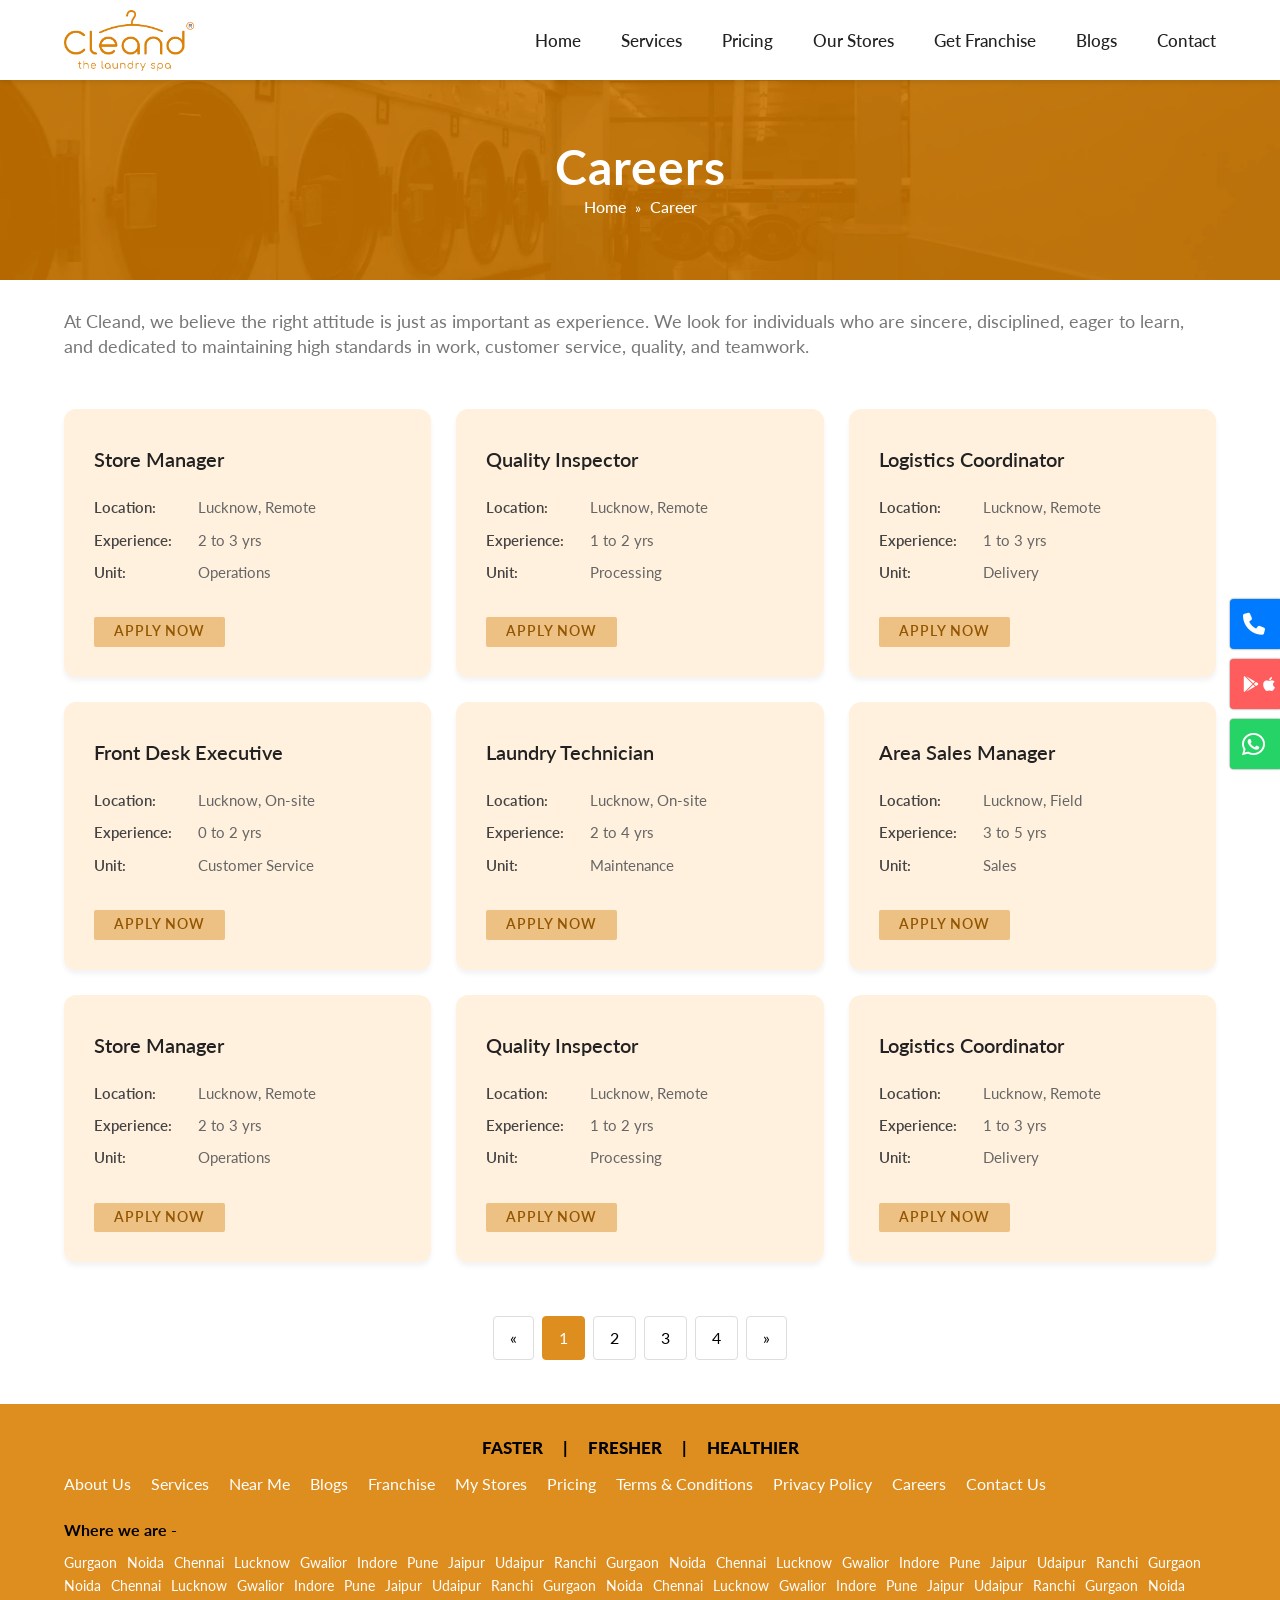
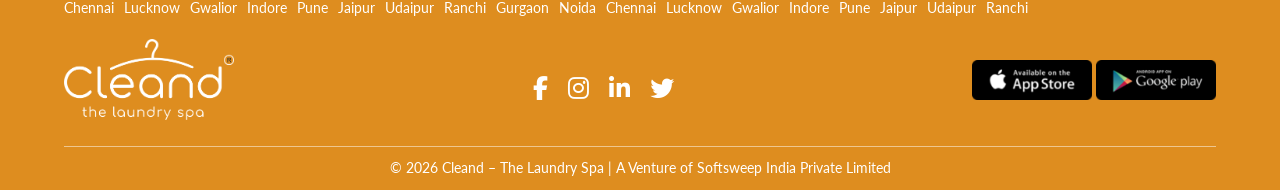
<file: career.html>
<!DOCTYPE html>
<html lang="en">

<head>
    <meta charset="UTF-8">
    <meta name="viewport" content="width=device-width, initial-scale=1.0">
    <title>Cleand - Career</title>
    <link rel="icon" type="image/png" href="images/cleand-favicon.png">

    <link
        href="https://fonts.googleapis.com/css2?family=Lato:ital,wght@0,100;0,300;0,400;0,700;0,900;1,100;1,300;1,400;1,700;1,900&display=swap"
        rel="stylesheet">

    <link rel="stylesheet" href="https://cdnjs.cloudflare.com/ajax/libs/font-awesome/6.0.0-beta3/css/all.min.css">
    <link rel="stylesheet" href="https://cdnjs.cloudflare.com/ajax/libs/font-awesome/6.5.1/css/all.min.css">

    <link rel="stylesheet" href="style.css">
    <link rel="stylesheet" href="responsive.css">
</head>


<style>
    .hero-section {
        background: url('/images/common-hero.webp') no-repeat center center;
        background-size: cover;
        height: 200px;
        display: flex;
        justify-content: center;
        align-items: center;
        text-align: center;
        color: white;
    }

    .hero-content {
        margin-top: 0;
    }

    .hero-content h1 {
        font-size: 3rem;
        font-weight: 700;
    }

    .breadcrumb {
        font-size: 1rem;
        font-weight: 500;
    }

    .breadcrumb a {
        color: white;
        text-decoration: none;
    }

    .breadcrumb span {
        margin: 0 5px;
        font-size: 0.9rem;
    }








    .careers-section {
        padding: 30px 0 0px;
    }


    .content-header p {
        font-size: 1.1rem;
        line-height: 1.4;
        color: #777;
        margin-bottom: 50px;
    }

    .job-grid {
        display: grid;
        grid-template-columns: repeat(auto-fill, minmax(320px, 1fr));
        gap: 25px;
        margin-bottom: 50px;
    }

    .job-card {
        background: #fff1de;
        padding: 30px;
        border-radius: 12px;
        box-shadow: 0 4px 5px rgba(0, 0, 0, 0.05);
        transition: all 0.3s ease;
        border-top: 4px solid transparent;
    }

    .job-card:hover {
        transform: translateY(-5px);
        box-shadow: 0 8px 25px rgba(0, 0, 0, 0.1);
        border-top: 4px solid #de8d1f;
    }

    .job-role {
        font-size: 1.25rem;
        margin-bottom: 20px;
        color: #222;
        font-weight: 600;
    }

    .job-info p {
        font-size: 0.95rem;
        margin-bottom: 8px;
        color: #666;
    }

    .job-info span {
        font-weight: 600;
        color: #444;
        display: inline-block;
        width: 100px;
    }

    .btn-apply-now {
        display: inline-block;
        margin-top: 25px;
        text-decoration: none;
        font-size: 0.85rem;
        font-weight: 600;
        color: #925500;
        letter-spacing: 1px;
        transition: color 0.3s;
        background: #edc083;
        padding: 4px 20px;
        border-radius: 2px;
    }

    .btn-apply-now:hover {
        color: #fff;
        background: #de8d1f;
    }



    /* Pagination */
    .pagination-wrapper {
        margin-bottom: 40px;
    }

    .pagination-wrapper .pagination {
        display: flex;
        justify-content: center;
        flex-wrap: wrap;
    }

    .pagination a {
        color: black;
        padding: 8px 16px;
        text-decoration: none;
        border: 1px solid #ddd;
        margin: 4px 4px;
        border-radius: 4px;
        background: white;
    }

    .pagination a.active {
        background-color: #de8d1f;
        color: white;
        border: 1px solid #de8d1f;
    }




    /* Responsiveness */
    @media (max-width: 600px) {
        .content-header h1 {
            font-size: 2rem;
        }

        .job-grid {
            grid-template-columns: 1fr;
        }
    }




    .apply-modal {
        position: fixed;
        z-index: 1000;
        left: 0;
        top: 0;
        width: 100%;
        height: 100%;
        background-color: rgba(0, 0, 0, 0.6);
        backdrop-filter: blur(3px);
        display: flex;
        align-items: center;
        justify-content: center;
        opacity: 0;
        visibility: hidden;
        pointer-events: none;
        transition: opacity 0.4s ease, visibility 0.4s ease;
    }

    .apply-modal.show {
        opacity: 1;
        visibility: visible;
        pointer-events: auto;
    }

    .apply-modal-content {
        background-color: #fff;
        padding: 40px;
        border-radius: 15px;
        width: 90%;
        max-width: 500px;
        overflow-y: auto;
        transform: translateY(20px);
        transition: transform 0.4s cubic-bezier(0.4, 0, 0.2, 1);
    }



    .apply-modal.show .apply-modal-content {
        transform: translateY(0);
    }

    .close-apply-modal {
        position: absolute;
        right: 20px;
        top: 15px;
        font-size: 28px;
        cursor: pointer;
        color: #999;
    }

    .apply-modal-content h2 {
        margin-bottom: 20px;
    }

    .input-group {
        margin-bottom: 15px;
    }

    #applicationForm input,
    #applicationForm textarea {
        width: 100%;
        padding: 12px;
        border: 1px solid #ddd;
        border-radius: 8px;
        font-family: inherit;
        outline: none;
    }

    #applicationForm input:focus,
    #applicationForm textarea:focus {
        border-color: #de8d1f;
    }

    .resume-section {
        margin: 20px 0;
    }

    .btn-secondary {
        background: transparent;
        border: 2px dashed #de8d1f;
        color: #de8d1f;
        padding: 10px 20px;
        border-radius: 8px;
        cursor: pointer;
        font-weight: 600;
        width: 100%;
    }

    .file-info {
        display: flex;
        align-items: center;
        justify-content: space-between;
        background: #fff8f0;
        padding: 10px 15px;
        border-radius: 8px;
        border: 1px solid #de8d1f;
    }

    .cancel-x {
        color: #ff4d4d;
        font-weight: bold;
        cursor: pointer;
        font-size: 20px;
    }

    .btn-submit {
        background-color: #de8d1f;
        color: white;
        border: none;
        padding: 15px;
        width: 100%;
        border-radius: 8px;
        font-weight: 600;
        cursor: pointer;
        transition: background 0.3s;
    }

    .btn-submit:hover {
        background-color: #b8751a;
    }

    .error-msg {
        color: #ff4d4d;
        font-size: 0.85rem;
        margin-bottom: 10px;
        display: none;
    }
</style>


<body>

    <!-- fixed buttons on screen -->
    <div class="fixed-on-screen">
        <!-- Call Button -->
        <div class="button-container call-container" onclick="callPhone()">
            <i class="fas fa-phone icon"></i>
            <span class="label call-label">Call Us</span>
        </div>
        <!-- Email Button -->
        <div class="button-container app-container" onclick="downloadApp()">
            <div class="icon-box">
                <i class="fab fa-google-play icon"></i>
                <i class="fab fa-apple icon"></i>
            </div>
            <span class="label app-label">Download App</span>
        </div>

        <!-- Whatsapp Button -->
        <div class="button-container whatsapp-container" onclick="sendWhatsapp()">
            <i class="fab fa-whatsapp icon"></i>
            <span class="label whatsapp-label">Whatsapp Us</span>
        </div>
    </div>

    <header class="header">
        <div class="section-container">
            <div class="header-container">
                <a href="index.html" class="logo">
                    <img src="images/cleand-R-logo.png" alt="Logo">
                </a>

                <button class="mobile-nav-toggle" aria-label="Toggle navigation">
                    <span class="bar"></span>
                    <span class="bar"></span>
                    <span class="bar"></span>
                </button>

                <nav class="navmenu">
                    <ul>
                        <li><a href="index.html">Home</a></li>
                        <li><a href="services.html">Services</a></li>
                        <li><a href="pricing.html">Pricing</a></li>
                        <li><a href="store.html">Our Stores</a></li>
                        <li><a href="franchise.html">Get Franchise</a></li>
                        <li><a href="blogs.html">Blogs</a></li>
                        <li><a href="contact.html">Contact</a></li>
                    </ul>
                </nav>
            </div>
        </div>
    </header>



    <section style="padding-top: 80px;">
        <div class="hero-section">
            <div class="hero-content">
                <h1>Careers</h1>
                <nav class="breadcrumb">
                    <a href="index.html">Home</a> <span>&raquo;</span> Career
                </nav>
            </div>
        </div>
    </section>


    <section class="careers-section slide-up">
        <div class="section-container">
            <header class="content-header">
                <p>At Cleand, we believe the right attitude is just as important as experience. We look for individuals who are sincere, disciplined, eager to learn, and dedicated to maintaining high standards in work, customer service, quality, and teamwork.</p>
            </header>

            <div class="job-grid">
                <div class="job-card slide-up">
                    <h3 class="job-role">Store Manager</h3>
                    <div class="job-info">
                        <p><span>Location:</span> Lucknow, Remote</p>
                        <p><span>Experience:</span> 2 to 3 yrs</p>
                        <p><span>Unit:</span> Operations</p>
                    </div>
                    <a href="#" class="btn-apply-now">APPLY NOW</a>
                </div>

                <div class="job-card slide-up">
                    <h3 class="job-role">Quality Inspector</h3>
                    <div class="job-info">
                        <p><span>Location:</span> Lucknow, Remote</p>
                        <p><span>Experience:</span> 1 to 2 yrs</p>
                        <p><span>Unit:</span> Processing</p>
                    </div>
                    <a href="#" class="btn-apply-now">APPLY NOW</a>
                </div>

                <div class="job-card slide-up">
                    <h3 class="job-role">Logistics Coordinator</h3>
                    <div class="job-info">
                        <p><span>Location:</span> Lucknow, Remote</p>
                        <p><span>Experience:</span> 1 to 3 yrs</p>
                        <p><span>Unit:</span> Delivery</p>
                    </div>
                    <a href="#" class="btn-apply-now">APPLY NOW</a>
                </div>

                <div class="job-card slide-up">
                    <h3 class="job-role">Front Desk Executive</h3>
                    <div class="job-info">
                        <p><span>Location:</span> Lucknow, On-site</p>
                        <p><span>Experience:</span> 0 to 2 yrs</p>
                        <p><span>Unit:</span> Customer Service</p>
                    </div>
                    <a href="#" class="btn-apply-now">APPLY NOW</a>
                </div>

                <div class="job-card slide-up">
                    <h3 class="job-role">Laundry Technician</h3>
                    <div class="job-info">
                        <p><span>Location:</span> Lucknow, On-site</p>
                        <p><span>Experience:</span> 2 to 4 yrs</p>
                        <p><span>Unit:</span> Maintenance</p>
                    </div>
                    <a href="#" class="btn-apply-now">APPLY NOW</a>
                </div>

                <div class="job-card slide-up">
                    <h3 class="job-role">Area Sales Manager</h3>
                    <div class="job-info">
                        <p><span>Location:</span> Lucknow, Field</p>
                        <p><span>Experience:</span> 3 to 5 yrs</p>
                        <p><span>Unit:</span> Sales</p>
                    </div>
                    <a href="#" class="btn-apply-now">APPLY NOW</a>
                </div>

                <div class="job-card slide-up">
                    <h3 class="job-role">Store Manager</h3>
                    <div class="job-info">
                        <p><span>Location:</span> Lucknow, Remote</p>
                        <p><span>Experience:</span> 2 to 3 yrs</p>
                        <p><span>Unit:</span> Operations</p>
                    </div>
                    <a href="#" class="btn-apply-now">APPLY NOW</a>
                </div>

                <div class="job-card slide-up">
                    <h3 class="job-role">Quality Inspector</h3>
                    <div class="job-info">
                        <p><span>Location:</span> Lucknow, Remote</p>
                        <p><span>Experience:</span> 1 to 2 yrs</p>
                        <p><span>Unit:</span> Processing</p>
                    </div>
                    <a href="#" class="btn-apply-now">APPLY NOW</a>
                </div>

                <div class="job-card slide-up">
                    <h3 class="job-role">Logistics Coordinator</h3>
                    <div class="job-info">
                        <p><span>Location:</span> Lucknow, Remote</p>
                        <p><span>Experience:</span> 1 to 3 yrs</p>
                        <p><span>Unit:</span> Delivery</p>
                    </div>
                    <a href="#" class="btn-apply-now">APPLY NOW</a>
                </div>

            </div>

            <div class="pagination-wrapper slide-up">
                <div class="pagination">
                    <a href="#">&laquo;</a>
                    <a href="#" class="active">1</a>
                    <a href="#">2</a>
                    <a href="#">3</a>
                    <a href="#">4</a>
                    <a href="#">&raquo;</a>
                </div>
            </div>
        </div>
    </section>


    <footer class="footer">
        <div class="section-container slide-up">
            <div class="footer-top-bar">
                <span>FASTER</span>
                <span>|</span>
                <span>FRESHER</span>
                <span>|</span>
                <span>HEALTHIER</span>
            </div>

            <ul class="footer-nav-links">
                <li><a href="about.html">About Us</a></li>
                <li><a href="services.html">Services</a></li>
                <li><a href="near-me.html">Near Me</a></li>
                <li><a href="blogs.html">Blogs</a></li>
                <li><a href="franchise.html">Franchise</a></li>
                <li><a href="store.html">My Stores</a></li>
                <li><a href="pricing.html">Pricing</a></li>
                <li><a href="terms.html">Terms & Conditions</a></li>
                <li><a href="privacy.html">Privacy Policy</a></li>
                <li><a href="career.html">Careers</a></li>
                <li><a href="contact.html">Contact Us</a></li>
            </ul>

            <div class="footer-city">
                <h4>Where we are -</h4>

                <ul class="footer-nav-links footer-nav-links-city">
                    <li><a href="city.html">Gurgaon</a></li>
                    <li><a href="city.html">Noida</a></li>
                    <li><a href="city.html">Chennai</a></li>
                    <li><a href="city.html">Lucknow</a></li>
                    <li><a href="city.html">Gwalior</a></li>
                    <li><a href="city.html">Indore</a></li>
                    <li><a href="city.html">Pune</a></li>
                    <li><a href="city.html">Jaipur</a></li>
                    <li><a href="city.html">Udaipur</a></li>
                    <li><a href="city.html">Ranchi</a></li>
                    <li><a href="city.html">Gurgaon</a></li>
                    <li><a href="city.html">Noida</a></li>
                    <li><a href="city.html">Chennai</a></li>
                    <li><a href="city.html">Lucknow</a></li>
                    <li><a href="city.html">Gwalior</a></li>
                    <li><a href="city.html">Indore</a></li>
                    <li><a href="city.html">Pune</a></li>
                    <li><a href="city.html">Jaipur</a></li>
                    <li><a href="city.html">Udaipur</a></li>
                    <li><a href="city.html">Ranchi</a></li>
                    <li><a href="city.html">Gurgaon</a></li>
                    <li><a href="city.html">Noida</a></li>
                    <li><a href="city.html">Chennai</a></li>
                    <li><a href="city.html">Lucknow</a></li>
                    <li><a href="city.html">Gwalior</a></li>
                    <li><a href="city.html">Indore</a></li>
                    <li><a href="city.html">Pune</a></li>
                    <li><a href="city.html">Jaipur</a></li>
                    <li><a href="city.html">Udaipur</a></li>
                    <li><a href="city.html">Ranchi</a></li>
                    <li><a href="city.html">Gurgaon</a></li>
                    <li><a href="city.html">Noida</a></li>
                    <li><a href="city.html">Chennai</a></li>
                    <li><a href="city.html">Lucknow</a></li>
                    <li><a href="city.html">Gwalior</a></li>
                    <li><a href="city.html">Indore</a></li>
                    <li><a href="city.html">Pune</a></li>
                    <li><a href="city.html">Jaipur</a></li>
                    <li><a href="city.html">Udaipur</a></li>
                    <li><a href="city.html">Ranchi</a></li>
                    <li><a href="city.html">Gurgaon</a></li>
                    <li><a href="city.html">Noida</a></li>
                    <li><a href="city.html">Chennai</a></li>
                    <li><a href="city.html">Lucknow</a></li>
                    <li><a href="city.html">Gwalior</a></li>
                    <li><a href="city.html">Indore</a></li>
                    <li><a href="city.html">Pune</a></li>
                    <li><a href="city.html">Jaipur</a></li>
                    <li><a href="city.html">Udaipur</a></li>
                    <li><a href="city.html">Ranchi</a></li>
                    <li><a href="city.html">Gurgaon</a></li>
                    <li><a href="city.html">Noida</a></li>
                    <li><a href="city.html">Chennai</a></li>
                    <li><a href="city.html">Lucknow</a></li>
                    <li><a href="city.html">Gwalior</a></li>
                    <li><a href="city.html">Indore</a></li>
                    <li><a href="city.html">Pune</a></li>
                    <li><a href="city.html">Jaipur</a></li>
                    <li><a href="city.html">Udaipur</a></li>
                    <li><a href="city.html">Ranchi</a></li>
                </ul>
            </div>

            <div class="footer-main">
                <div class="footer-logo">
                    <img src="images/cleand-R-logo-white.png" alt="">
                </div>
                <div class="social-icons">
                    <a href="https://www.facebook.com/profile.php?id=100087893991939" target="_blank"><i
                            class="fab fa-facebook-f"></i></a>
                    <a href="https://www.instagram.com/cleand.in/" target="_blank"><i class="fab fa-instagram"></i></a>
                    <a href="https://www.linkedin.com/company/vcleen/" target="_blank"><i
                            class="fab fa-linkedin-in"></i></a>
                    <a href="#" target="_blank"><i class="fab fa-twitter"></i></a>
                </div>
                <div class="footer-download">
                    <a href="https://apps.apple.com/in/app/cleand-the-laundry-spa/id6444508188" target="_blank"><img
                            src="images/appstore.png" alt=""></a>
                    <a href="https://play.google.com/store/apps/details?id=com.ctls.application" target="_blank"><img
                            src="images/googleplay.png" alt=""></a>
                </div>
            </div>

            <div class="footer-copyright">
                <p>&copy; 2026 Cleand – The Laundry Spa | A Venture of Softsweep India Private Limited</p>
            </div>
        </div>
    </footer>


    <div id="applyModal" class="apply-modal">
        <div class="apply-modal-content">
            <span class="close-apply-modal">&times;</span>
            <h2>Apply for Position</h2>
            <form id="applicationForm">
                <div class="input-group">
                    <input type="text" id="fullName" placeholder="Full Name" required>
                </div>
                <div class="input-group">
                    <input type="email" id="email" placeholder="Email Address" required>
                </div>
                <div class="input-group">
                    <input type="tel" id="phone" placeholder="Phone Number" required>
                </div>
                <div class="input-group">
                    <textarea id="description" placeholder="Short Description/Cover Letter" rows="4"
                        required></textarea>
                </div>

                <div class="resume-section">
                    <input type="file" id="resumeInput" accept=".doc,.docx,.pdf" hidden>

                    <button type="button" id="attachBtn" class="btn-secondary">Attach Resume (DOC)</button>

                    <div id="fileInfo" class="file-info" style="display: none;">
                        <span id="fileNameDisplay"></span>
                        <span id="cancelFile" class="cancel-x" title="Remove file">&times;</span>
                    </div>
                </div>

                <p id="errorText" class="error-msg"></p>
                <button type="submit" class="btn-submit">SUBMIT APPLICATION</button>
            </form>
        </div>
    </div>



    <!-- script for navbar -->
    <script>
        const mobileBtn = document.querySelector('.mobile-nav-toggle');
        const navMenu = document.querySelector('.navmenu');
        const navLinks = document.querySelectorAll('.navmenu a');

        // --- Active Link Logic ---
        const currentUrl = window.location.href;

        navLinks.forEach(link => {
            // Check if the link's href matches the current URL
            if (link.href === currentUrl) {
                link.classList.add('active');
            }
        });

        // --- Mobile Toggle Logic ---
        mobileBtn.addEventListener('click', () => {
            mobileBtn.classList.toggle('active');
            navMenu.classList.toggle('open');
        });

        // Close menu when a link is clicked
        navLinks.forEach(link => {
            link.addEventListener('click', () => {
                mobileBtn.classList.remove('active');
                navMenu.classList.remove('open');
            });
        });
    </script>

    <!-- fixed button on screen -->
    <script>
        function callPhone() {
            const phoneNumber = "918423123458";
            window.open(`tel:${phoneNumber}`, "_self");
        }
        function downloadApp() {
        }
        function sendWhatsapp() {
            const phoneNumber = "919663123457";
            const message = "Hello! I would like to inquire about your laundry services.";
            const url = `https://wa.me/${phoneNumber}?text=${encodeURIComponent(message)}`;
            window.open(url, "_blank");
        }
    </script>

    <!-- script for slide up animation -->
    <script>
        document.addEventListener('DOMContentLoaded', () => {

            // Create the "Eye" (Observer)
            const slideUpObserver = new IntersectionObserver((entries) => {
                entries.forEach(entry => {
                    // If the element enters the screen
                    if (entry.isIntersecting) {
                        entry.target.classList.add('active');

                        // Once it has slid up, stop watching it (until refresh)
                        slideUpObserver.unobserve(entry.target);
                    }
                });
            }, {
                threshold: 0, // Starts when 0% of the element is visible
                rootMargin: "0px 0px -50px 0px" // Slight offset so it triggers before it hits the very bottom
            });

            // Find everything with the "slide-up" class and start watching it
            const slideUpElements = document.querySelectorAll('.slide-up');
            slideUpElements.forEach(el => slideUpObserver.observe(el));

        });
    </script>


    <!-- apply popup -->
    <script>
        const modal = document.getElementById("applyModal");
        const applyBtns = document.querySelectorAll(".btn-apply-now"); // These are now "Apply Now"
        const closeBtn = document.querySelector(".close-apply-modal");
        const resumeInput = document.getElementById("resumeInput");
        const attachBtn = document.getElementById("attachBtn");
        const fileInfo = document.getElementById("fileInfo");
        const fileNameDisplay = document.getElementById("fileNameDisplay");
        const cancelFile = document.getElementById("cancelFile");
        const form = document.getElementById("applicationForm");
        const errorText = document.getElementById("errorText");

        // 1. Open Modal
        applyBtns.forEach(btn => {
            btn.innerText = "APPLY NOW"; // Update text globally
            btn.onclick = (e) => {
                e.preventDefault();
                modal.classList.add("show");
                modal.style.display = "flex";
            };
        });

        // 2. Close Modal
        closeBtn.onclick = () => {
            modal.classList.remove("show");
            setTimeout(() => { modal.style.display = "none"; }, 300);
        };

        // 3. File Attachment Logic
        attachBtn.onclick = () => resumeInput.click();

        resumeInput.onchange = () => {
            if (resumeInput.files.length > 0) {
                fileNameDisplay.innerText = resumeInput.files[0].name;
                attachBtn.style.display = "none";
                fileInfo.style.display = "flex";
            }
        };

        cancelFile.onclick = () => {
            resumeInput.value = ""; // Clear file
            fileInfo.style.display = "none";
            attachBtn.style.display = "block";
        };

        // 4. Form Validation & Submit
        form.onsubmit = (e) => {
            e.preventDefault();
            const inputs = form.querySelectorAll("input[required], textarea[required]");
            let allFilled = true;

            inputs.forEach(input => {
                if (!input.value.trim()) allFilled = false;
            });

            if (!resumeInput.files.length) allFilled = false;

            if (!allFilled) {
                errorText.innerText = "Please fill all fields and attach your resume.";
                errorText.style.display = "block";
            } else {
                errorText.style.display = "none";
                alert("Application Submitted Successfully!");
            }
        };
    </script>


</body>

</html>
</file>
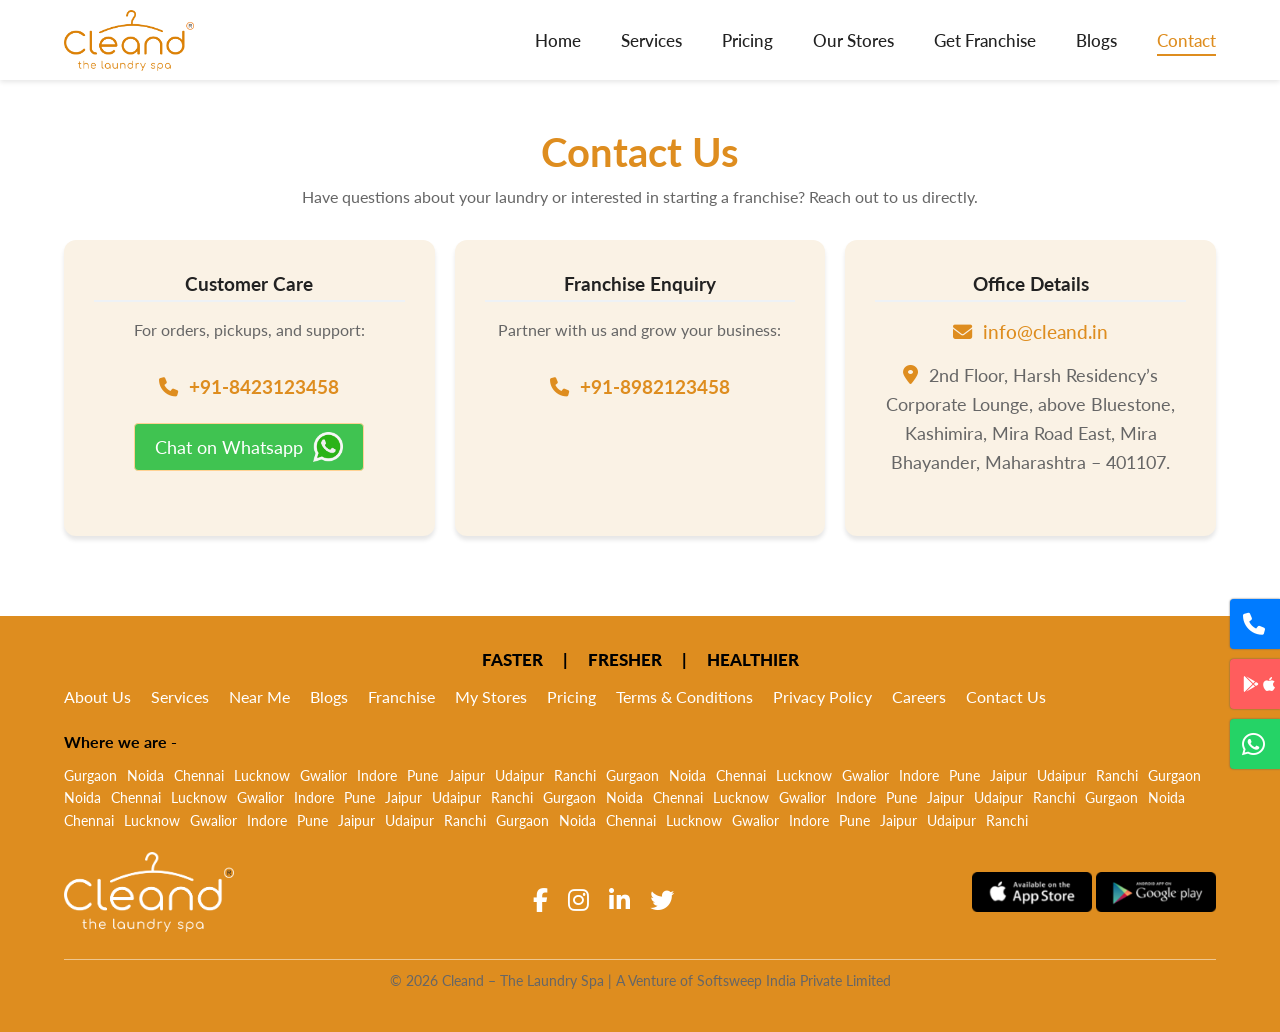
<file: contact.html>
<!DOCTYPE html>
<html lang="en">

<head>
    <meta charset="UTF-8">
    <meta name="viewport" content="width=device-width, initial-scale=1.0">
    <title>Cleand - Contact Us</title>
    <link rel="icon" type="image/png" href="images/cleand-favicon.png">

    <link
        href="https://fonts.googleapis.com/css2?family=Lato:ital,wght@0,100;0,300;0,400;0,700;0,900;1,100;1,300;1,400;1,700;1,900&display=swap"
        rel="stylesheet">

    <link rel="stylesheet" href="https://cdnjs.cloudflare.com/ajax/libs/font-awesome/6.0.0-beta3/css/all.min.css">
    <link rel="stylesheet" href="https://cdnjs.cloudflare.com/ajax/libs/font-awesome/6.5.1/css/all.min.css">

    <link rel="stylesheet" href="style.css">
    <link rel="stylesheet" href="responsive.css">
</head>

<style>
    .contact-section {
        padding: 120px 0 80px;
        text-align: center;
    }

    h1 {
        font-size: 2.5rem;
        color: #de8d1f;
    }

    p {
        color: #666;
        margin-bottom: 30px;
    }

    .contact-grid {
        display: grid;
        grid-template-columns: 1fr 1fr 1fr;
        gap: 20px;
    }

    .contact-card {
        background: #faf2e5;
        padding: 30px;
        border-radius: 12px;
        box-shadow: 0 4px 4px rgba(0, 0, 0, 0.1);
        transition: transform 0.3s ease;
    }

    .contact-card:hover {
        transform: translateY(-5px);
    }

    .contact-card h3 {
        margin-bottom: 15px;
        color: #222;
        border-bottom: 2px solid #eef2f6;
    }

    .contact-card a i {
        margin-right: 6px;
    }


    .contact-card-address a {
        font-weight: 500;
    }

    .contact-card-address p {
        margin-top: 14px;
        font-size: 18px;
        line-height: 1.6;
    }

    .contact-card-address p i {
        color: #de8d1f;
        margin-right: 6px;
        font-size: 20px;
    }

    .contact-link {
        font-size: 1.2rem;
        font-weight: bold;
        color: #de8d1f;
        text-decoration: none;
        margin: 10px 0;
        padding: 8px 20px;
        border-radius: 4px;
        transition: all .2s ease-in-out;
    }

    .contact-link:hover {
        color: #de8d1f;
        background: #fae7cb;
    }

    .btn-container {
        margin-top: 20px;
        padding-bottom: 0;
    }



    @media (max-width: 768px) {
        .contact-grid {
            grid-template-columns: 1fr;
        }
    }
</style>

<body>

    <!-- fixed buttons on screen -->
    <div class="fixed-on-screen">
        <!-- Call Button -->
        <div class="button-container call-container" onclick="callPhone()">
            <i class="fas fa-phone icon"></i>
            <span class="label call-label">Call Us</span>
        </div>
        <!-- Email Button -->
        <div class="button-container app-container" onclick="downloadApp()">
            <div class="icon-box">
                <i class="fab fa-google-play icon"></i>
                <i class="fab fa-apple icon"></i>
            </div>
            <span class="label app-label">Download App</span>
        </div>

        <!-- Whatsapp Button -->
        <div class="button-container whatsapp-container" onclick="sendWhatsapp()">
            <i class="fab fa-whatsapp icon"></i>
            <span class="label whatsapp-label">Whatsapp Us</span>
        </div>
    </div>

    <header class="header">
        <div class="section-container">
            <div class="header-container">
                <a href="index.html" class="logo">
                    <img src="images/cleand-R-logo.png" alt="Logo">
                </a>

                <button class="mobile-nav-toggle" aria-label="Toggle navigation">
                    <span class="bar"></span>
                    <span class="bar"></span>
                    <span class="bar"></span>
                </button>

                <nav class="navmenu">
                    <ul>
                        <li><a href="index.html">Home</a></li>
                        <li><a href="services.html">Services</a></li>
                        <li><a href="pricing.html">Pricing</a></li>
                        <li><a href="store.html">Our Stores</a></li>
                        <li><a href="franchise.html">Get Franchise</a></li>
                        <li><a href="blogs.html">Blogs</a></li>
                        <li><a href="contact.html">Contact</a></li>
                    </ul>
                </nav>
            </div>
        </div>
    </header>


    <section class="contact-section">
        <div class="section-container slide-up">
            <h1>Contact Us</h1>
            <p>Have questions about your laundry or interested in starting a franchise? Reach out to us directly.</p>

            <div class="contact-grid">
                <div class="contact-card slide-up">
                    <h3>Customer Care</h3>
                    <p>For orders, pickups, and support:</p>
                    <a href="tel:+918423123458" class="contact-link"><i class="fa-solid fa-phone"></i>
                        +91-8423123458</a>
                    <div class="btn-container">
                        <button class="whatsapp-btn btn" onclick="sendWhatsapp()">Chat on Whatsapp
                            <img src="/images/whatsapp-icon.webp" alt="">
                        </button>
                    </div>
                </div>

                <div class="contact-card slide-up">
                    <h3>Franchise Enquiry</h3>
                    <p>Partner with us and grow your business:</p>
                    <a href="tel:+918982123458" class="contact-link"><i class="fa-solid fa-phone"></i>
                        +91-8982123458</a>
                </div>

                <div class="contact-card contact-card-address slide-up">
                    <h3>Office Details</h3>
                    <a href="mailto:info@cleand.in" class="contact-link" style="margin-bottom: 40px !important;"><i
                            class="fa-solid fa-envelope"></i> info@cleand.in</a>
                    <p><i class="fa-solid fa-location-dot"></i> 2nd Floor, Harsh Residency’s Corporate Lounge, above
                        Bluestone, Kashimira, Mira Road East, Mira Bhayander, Maharashtra – 401107.</p>
                </div>
            </div>
        </div>
    </section>


    <footer class="footer">
        <div class="section-container slide-up">
            <div class="footer-top-bar">
                <span>FASTER</span>
                <span>|</span>
                <span>FRESHER</span>
                <span>|</span>
                <span>HEALTHIER</span>
            </div>

            <ul class="footer-nav-links">
                <li><a href="about.html">About Us</a></li>
                <li><a href="services.html">Services</a></li>
                <li><a href="near-me.html">Near Me</a></li>
                <li><a href="blogs.html">Blogs</a></li>
                <li><a href="franchise.html">Franchise</a></li>
                <li><a href="store.html">My Stores</a></li>
                <li><a href="pricing.html">Pricing</a></li>
                <li><a href="terms.html">Terms & Conditions</a></li>
                <li><a href="privacy.html">Privacy Policy</a></li>
                <li><a href="career.html">Careers</a></li>
                <li><a href="contact.html">Contact Us</a></li>
            </ul>

            <div class="footer-city">
                <h4>Where we are -</h4>

                <ul class="footer-nav-links footer-nav-links-city">
                    <li><a href="city.html">Gurgaon</a></li>
                    <li><a href="city.html">Noida</a></li>
                    <li><a href="city.html">Chennai</a></li>
                    <li><a href="city.html">Lucknow</a></li>
                    <li><a href="city.html">Gwalior</a></li>
                    <li><a href="city.html">Indore</a></li>
                    <li><a href="city.html">Pune</a></li>
                    <li><a href="city.html">Jaipur</a></li>
                    <li><a href="city.html">Udaipur</a></li>
                    <li><a href="city.html">Ranchi</a></li>
                    <li><a href="city.html">Gurgaon</a></li>
                    <li><a href="city.html">Noida</a></li>
                    <li><a href="city.html">Chennai</a></li>
                    <li><a href="city.html">Lucknow</a></li>
                    <li><a href="city.html">Gwalior</a></li>
                    <li><a href="city.html">Indore</a></li>
                    <li><a href="city.html">Pune</a></li>
                    <li><a href="city.html">Jaipur</a></li>
                    <li><a href="city.html">Udaipur</a></li>
                    <li><a href="city.html">Ranchi</a></li>
                    <li><a href="city.html">Gurgaon</a></li>
                    <li><a href="city.html">Noida</a></li>
                    <li><a href="city.html">Chennai</a></li>
                    <li><a href="city.html">Lucknow</a></li>
                    <li><a href="city.html">Gwalior</a></li>
                    <li><a href="city.html">Indore</a></li>
                    <li><a href="city.html">Pune</a></li>
                    <li><a href="city.html">Jaipur</a></li>
                    <li><a href="city.html">Udaipur</a></li>
                    <li><a href="city.html">Ranchi</a></li>
                    <li><a href="city.html">Gurgaon</a></li>
                    <li><a href="city.html">Noida</a></li>
                    <li><a href="city.html">Chennai</a></li>
                    <li><a href="city.html">Lucknow</a></li>
                    <li><a href="city.html">Gwalior</a></li>
                    <li><a href="city.html">Indore</a></li>
                    <li><a href="city.html">Pune</a></li>
                    <li><a href="city.html">Jaipur</a></li>
                    <li><a href="city.html">Udaipur</a></li>
                    <li><a href="city.html">Ranchi</a></li>
                    <li><a href="city.html">Gurgaon</a></li>
                    <li><a href="city.html">Noida</a></li>
                    <li><a href="city.html">Chennai</a></li>
                    <li><a href="city.html">Lucknow</a></li>
                    <li><a href="city.html">Gwalior</a></li>
                    <li><a href="city.html">Indore</a></li>
                    <li><a href="city.html">Pune</a></li>
                    <li><a href="city.html">Jaipur</a></li>
                    <li><a href="city.html">Udaipur</a></li>
                    <li><a href="city.html">Ranchi</a></li>
                    <li><a href="city.html">Gurgaon</a></li>
                    <li><a href="city.html">Noida</a></li>
                    <li><a href="city.html">Chennai</a></li>
                    <li><a href="city.html">Lucknow</a></li>
                    <li><a href="city.html">Gwalior</a></li>
                    <li><a href="city.html">Indore</a></li>
                    <li><a href="city.html">Pune</a></li>
                    <li><a href="city.html">Jaipur</a></li>
                    <li><a href="city.html">Udaipur</a></li>
                    <li><a href="city.html">Ranchi</a></li>
                </ul>
            </div>

            <div class="footer-main">
                <div class="footer-logo">
                    <img src="images/cleand-R-logo-white.png" alt="">
                </div>
                <div class="social-icons">
                    <a href="https://www.facebook.com/profile.php?id=100087893991939" target="_blank"><i
                            class="fab fa-facebook-f"></i></a>
                    <a href="https://www.instagram.com/cleand.in/" target="_blank"><i class="fab fa-instagram"></i></a>
                    <a href="https://www.linkedin.com/company/vcleen/" target="_blank"><i
                            class="fab fa-linkedin-in"></i></a>
                    <a href="#" target="_blank"><i class="fab fa-twitter"></i></a>
                </div>
                <div class="footer-download">
                    <a href="https://apps.apple.com/in/app/cleand-the-laundry-spa/id6444508188" target="_blank"><img
                            src="images/appstore.png" alt=""></a>
                    <a href="https://play.google.com/store/apps/details?id=com.ctls.application" target="_blank"><img
                            src="images/googleplay.png" alt=""></a>
                </div>
            </div>

            <div class="footer-copyright">
                <p>&copy; 2026 Cleand – The Laundry Spa | A Venture of Softsweep India Private Limited</p>
            </div>
        </div>
    </footer>


    <!-- script for navbar -->
    <script>
        const mobileBtn = document.querySelector('.mobile-nav-toggle');
        const navMenu = document.querySelector('.navmenu');
        const navLinks = document.querySelectorAll('.navmenu a');

        // --- Active Link Logic ---
        const currentUrl = window.location.href;

        navLinks.forEach(link => {
            // Check if the link's href matches the current URL
            if (link.href === currentUrl) {
                link.classList.add('active');
            }
        });

        // --- Mobile Toggle Logic ---
        mobileBtn.addEventListener('click', () => {
            mobileBtn.classList.toggle('active');
            navMenu.classList.toggle('open');
        });

        // Close menu when a link is clicked
        navLinks.forEach(link => {
            link.addEventListener('click', () => {
                mobileBtn.classList.remove('active');
                navMenu.classList.remove('open');
            });
        });
    </script>

    <!-- fixed button on screen -->
    <script>
        function callPhone() {
            const phoneNumber = "918423123458";
            window.open(`tel:${phoneNumber}`, "_self");
        }
        function downloadApp() {
        }
        function sendWhatsapp() {
            const phoneNumber = "919663123457";
            const message = "Hello! I would like to inquire about your laundry services.";
            const url = `https://wa.me/${phoneNumber}?text=${encodeURIComponent(message)}`;
            window.open(url, "_blank");
        }
    </script>

    <!-- script for slide up animation -->
    <script>
        document.addEventListener('DOMContentLoaded', () => {

            // Create the "Eye" (Observer)
            const slideUpObserver = new IntersectionObserver((entries) => {
                entries.forEach(entry => {
                    // If the element enters the screen
                    if (entry.isIntersecting) {
                        entry.target.classList.add('active');

                        // Once it has slid up, stop watching it (until refresh)
                        slideUpObserver.unobserve(entry.target);
                    }
                });
            }, {
                threshold: 0, // Starts when 0% of the element is visible
                rootMargin: "0px 0px -50px 0px" // Slight offset so it triggers before it hits the very bottom
            });

            // Find everything with the "slide-up" class and start watching it
            const slideUpElements = document.querySelectorAll('.slide-up');
            slideUpElements.forEach(el => slideUpObserver.observe(el));

        });
    </script>


</body>

</html>
</file>
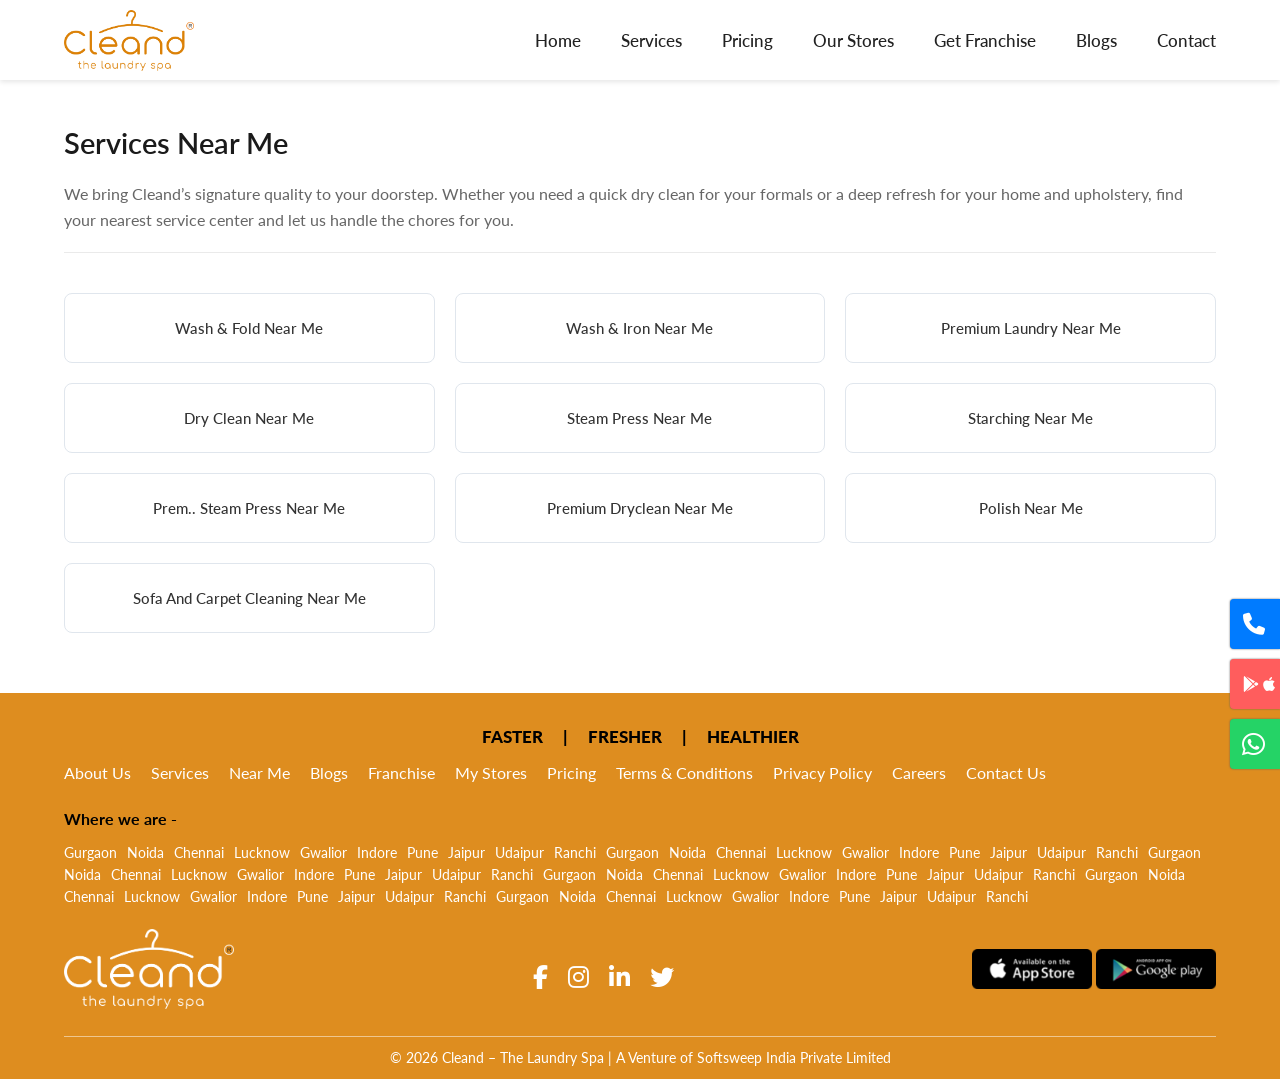
<file: near-me.html>
<!DOCTYPE html>
<html lang="en">

<head>
    <meta charset="UTF-8">
    <meta name="viewport" content="width=device-width, initial-scale=1.0">
    <title>Cleand - Near Me</title>
    <link rel="icon" type="image/png" href="images/cleand-favicon.png">

    <link
        href="https://fonts.googleapis.com/css2?family=Lato:ital,wght@0,100;0,300;0,400;0,700;0,900;1,100;1,300;1,400;1,700;1,900&display=swap"
        rel="stylesheet">

    <link rel="stylesheet" href="https://cdnjs.cloudflare.com/ajax/libs/font-awesome/6.0.0-beta3/css/all.min.css">
    <link rel="stylesheet" href="https://cdnjs.cloudflare.com/ajax/libs/font-awesome/6.5.1/css/all.min.css">

    <link rel="stylesheet" href="style.css">
    <link rel="stylesheet" href="responsive.css">
</head>


<style>
    .page-header {
        margin-bottom: 40px;
        border-bottom: 1px solid #eaeaea;
        padding-bottom: 20px;
    }

    .page-title {
        font-size: 1.8rem;
        font-weight: 600;
        color: #1a1a1a;
        margin-bottom: 15px;
    }

    .page-subtitle {
        font-size: 1rem;
        color: #666;
        line-height: 1.6;
    }

    .services-grid {
        display: grid;
        grid-template-columns: repeat(3, 1fr);
        gap: 20px;
    }

    .service-tile {
        background-color: #ffffff;
        color: #333;
        text-decoration: none;
        border: 1px solid #e0e6ed;
        border-radius: 8px;
        padding: 20px 25px;
        display: flex;
        align-items: center;
        justify-content: center;
        text-align: center;
        min-height: 70px;
        font-size: 0.95rem;
        font-weight: 500;
        transition: all 0.25s ease-out;
    }

    .service-tile span {
        display: block;
        width: 100%;
        white-space: nowrap;
        overflow: hidden;
        text-overflow: ellipsis;
    }

    .service-tile:hover {
        background-color: #f7efe4;
        border-color: #de8d1f;
        color: #de8d1f;
        transform: translateY(-4px);
        box-shadow: 0 5px 15px rgba(46, 96, 151, 0.1);
    }

    @media (max-width: 768px) {
        .services-grid {
            grid-template-columns: repeat(2, 1fr);
        }

        .main-container {
            padding: 20px;
        }
    }

    @media (max-width: 480px) {
        .services-grid {
            grid-template-columns: 1fr;
        }
    }
</style>


<body>

    <!-- fixed buttons on screen -->
    <div class="fixed-on-screen">
        <!-- Call Button -->
        <div class="button-container call-container" onclick="callPhone()">
            <i class="fas fa-phone icon"></i>
            <span class="label call-label">Call Us</span>
        </div>
        <!-- Email Button -->
        <div class="button-container app-container" onclick="downloadApp()">
            <div class="icon-box">
                <i class="fab fa-google-play icon"></i>
                <i class="fab fa-apple icon"></i>
            </div>
            <span class="label app-label">Download App</span>
        </div>

        <!-- Whatsapp Button -->
        <div class="button-container whatsapp-container" onclick="sendWhatsapp()">
            <i class="fab fa-whatsapp icon"></i>
            <span class="label whatsapp-label">Whatsapp Us</span>
        </div>
    </div>

    <header class="header">
        <div class="section-container">
            <div class="header-container">
                <a href="index.html" class="logo">
                    <img src="images/cleand-R-logo.png" alt="Logo">
                </a>

                <button class="mobile-nav-toggle" aria-label="Toggle navigation">
                    <span class="bar"></span>
                    <span class="bar"></span>
                    <span class="bar"></span>
                </button>

                <nav class="navmenu">
                    <ul>
                        <li><a href="index.html">Home</a></li>
                        <li><a href="services.html">Services</a></li>
                        <li><a href="pricing.html">Pricing</a></li>
                        <li><a href="store.html">Our Stores</a></li>
                        <li><a href="franchise.html">Get Franchise</a></li>
                        <li><a href="blogs.html">Blogs</a></li>
                        <li><a href="contact.html">Contact</a></li>
                    </ul>
                </nav>
            </div>
        </div>
    </header>


    <div class="section-container" style="padding: 120px 0 60px;">

        <header class="page-header slide-up">
            <h1 class="page-title">Services Near Me</h1>
            <p class="page-subtitle">We bring Cleand’s signature quality to your doorstep. Whether you need a quick dry
                clean for your formals or a deep refresh for your home and upholstery, find your nearest service center
                and let us handle the chores for you.</p>
        </header>

        <section class="services-grid slide-up">
            <a href="#" class="service-tile slide-up"><span>Wash & Fold Near Me</span></a>
            <a href="#" class="service-tile slide-up"><span>Wash & Iron Near Me</span></a>
            <a href="#" class="service-tile slide-up"><span>Premium Laundry Near Me</span></a>
            <a href="#" class="service-tile slide-up"><span>Dry Clean Near Me</span></a>
            <a href="#" class="service-tile slide-up"><span>Steam Press Near Me</span></a>
            <a href="#" class="service-tile slide-up"><span>Starching Near Me</span></a>
            <a href="#" class="service-tile slide-up"><span>Prem.. Steam Press Near Me</span></a>
            <a href="#" class="service-tile slide-up"><span>Premium Dryclean Near Me</span></a>
            <a href="#" class="service-tile slide-up"><span>Polish Near Me</span></a>
            <a href="#" class="service-tile slide-up"><span>Sofa And Carpet Cleaning Near Me</span></a>
        </section>

    </div>


    <footer class="footer">
        <div class="section-container slide-up">
            <div class="footer-top-bar">
                <span>FASTER</span>
                <span>|</span>
                <span>FRESHER</span>
                <span>|</span>
                <span>HEALTHIER</span>
            </div>

            <ul class="footer-nav-links">
                <li><a href="about.html">About Us</a></li>
                <li><a href="services.html">Services</a></li>
                <li><a href="near-me.html">Near Me</a></li>
                <li><a href="blogs.html">Blogs</a></li>
                <li><a href="franchise.html">Franchise</a></li>
                <li><a href="store.html">My Stores</a></li>
                <li><a href="pricing.html">Pricing</a></li>
                <li><a href="terms.html">Terms & Conditions</a></li>
                <li><a href="privacy.html">Privacy Policy</a></li>
                <li><a href="career.html">Careers</a></li>
                <li><a href="contact.html">Contact Us</a></li>
            </ul>

            <div class="footer-city">
                <h4>Where we are -</h4>

                <ul class="footer-nav-links footer-nav-links-city">
                    <li><a href="city.html">Gurgaon</a></li>
                    <li><a href="city.html">Noida</a></li>
                    <li><a href="city.html">Chennai</a></li>
                    <li><a href="city.html">Lucknow</a></li>
                    <li><a href="city.html">Gwalior</a></li>
                    <li><a href="city.html">Indore</a></li>
                    <li><a href="city.html">Pune</a></li>
                    <li><a href="city.html">Jaipur</a></li>
                    <li><a href="city.html">Udaipur</a></li>
                    <li><a href="city.html">Ranchi</a></li>
                    <li><a href="city.html">Gurgaon</a></li>
                    <li><a href="city.html">Noida</a></li>
                    <li><a href="city.html">Chennai</a></li>
                    <li><a href="city.html">Lucknow</a></li>
                    <li><a href="city.html">Gwalior</a></li>
                    <li><a href="city.html">Indore</a></li>
                    <li><a href="city.html">Pune</a></li>
                    <li><a href="city.html">Jaipur</a></li>
                    <li><a href="city.html">Udaipur</a></li>
                    <li><a href="city.html">Ranchi</a></li>
                    <li><a href="city.html">Gurgaon</a></li>
                    <li><a href="city.html">Noida</a></li>
                    <li><a href="city.html">Chennai</a></li>
                    <li><a href="city.html">Lucknow</a></li>
                    <li><a href="city.html">Gwalior</a></li>
                    <li><a href="city.html">Indore</a></li>
                    <li><a href="city.html">Pune</a></li>
                    <li><a href="city.html">Jaipur</a></li>
                    <li><a href="city.html">Udaipur</a></li>
                    <li><a href="city.html">Ranchi</a></li>
                    <li><a href="city.html">Gurgaon</a></li>
                    <li><a href="city.html">Noida</a></li>
                    <li><a href="city.html">Chennai</a></li>
                    <li><a href="city.html">Lucknow</a></li>
                    <li><a href="city.html">Gwalior</a></li>
                    <li><a href="city.html">Indore</a></li>
                    <li><a href="city.html">Pune</a></li>
                    <li><a href="city.html">Jaipur</a></li>
                    <li><a href="city.html">Udaipur</a></li>
                    <li><a href="city.html">Ranchi</a></li>
                    <li><a href="city.html">Gurgaon</a></li>
                    <li><a href="city.html">Noida</a></li>
                    <li><a href="city.html">Chennai</a></li>
                    <li><a href="city.html">Lucknow</a></li>
                    <li><a href="city.html">Gwalior</a></li>
                    <li><a href="city.html">Indore</a></li>
                    <li><a href="city.html">Pune</a></li>
                    <li><a href="city.html">Jaipur</a></li>
                    <li><a href="city.html">Udaipur</a></li>
                    <li><a href="city.html">Ranchi</a></li>
                    <li><a href="city.html">Gurgaon</a></li>
                    <li><a href="city.html">Noida</a></li>
                    <li><a href="city.html">Chennai</a></li>
                    <li><a href="city.html">Lucknow</a></li>
                    <li><a href="city.html">Gwalior</a></li>
                    <li><a href="city.html">Indore</a></li>
                    <li><a href="city.html">Pune</a></li>
                    <li><a href="city.html">Jaipur</a></li>
                    <li><a href="city.html">Udaipur</a></li>
                    <li><a href="city.html">Ranchi</a></li>
                </ul>
            </div>

            <div class="footer-main">
                <div class="footer-logo">
                    <img src="images/cleand-R-logo-white.png" alt="">
                </div>
                <div class="social-icons">
                    <a href="https://www.facebook.com/profile.php?id=100087893991939" target="_blank"><i
                            class="fab fa-facebook-f"></i></a>
                    <a href="https://www.instagram.com/cleand.in/" target="_blank"><i class="fab fa-instagram"></i></a>
                    <a href="https://www.linkedin.com/company/vcleen/" target="_blank"><i
                            class="fab fa-linkedin-in"></i></a>
                    <a href="#" target="_blank"><i class="fab fa-twitter"></i></a>
                </div>
                <div class="footer-download">
                    <a href="https://apps.apple.com/in/app/cleand-the-laundry-spa/id6444508188" target="_blank"><img
                            src="images/appstore.png" alt=""></a>
                    <a href="https://play.google.com/store/apps/details?id=com.ctls.application" target="_blank"><img
                            src="images/googleplay.png" alt=""></a>
                </div>
            </div>

            <div class="footer-copyright">
                <p>&copy; 2026 Cleand – The Laundry Spa | A Venture of Softsweep India Private Limited</p>
            </div>
        </div>
    </footer>


    <!-- script for navbar -->
    <script>
        const mobileBtn = document.querySelector('.mobile-nav-toggle');
        const navMenu = document.querySelector('.navmenu');
        const navLinks = document.querySelectorAll('.navmenu a');

        // --- Active Link Logic ---
        const currentUrl = window.location.href;

        navLinks.forEach(link => {
            // Check if the link's href matches the current URL
            if (link.href === currentUrl) {
                link.classList.add('active');
            }
        });

        // --- Mobile Toggle Logic ---
        mobileBtn.addEventListener('click', () => {
            mobileBtn.classList.toggle('active');
            navMenu.classList.toggle('open');
        });

        // Close menu when a link is clicked
        navLinks.forEach(link => {
            link.addEventListener('click', () => {
                mobileBtn.classList.remove('active');
                navMenu.classList.remove('open');
            });
        });
    </script>

    <!-- fixed button on screen -->
    <script>
        function callPhone() {
            const phoneNumber = "918423123458";
            window.open(`tel:${phoneNumber}`, "_self");
        }
        function downloadApp() {
        }
        function sendWhatsapp() {
            const phoneNumber = "919663123457";
            const message = "Hello! I would like to inquire about your laundry services.";
            const url = `https://wa.me/${phoneNumber}?text=${encodeURIComponent(message)}`;
            window.open(url, "_blank");
        }
    </script>

    <!-- script for slide up animation -->
    <script>
        document.addEventListener('DOMContentLoaded', () => {

            // Create the "Eye" (Observer)
            const slideUpObserver = new IntersectionObserver((entries) => {
                entries.forEach(entry => {
                    // If the element enters the screen
                    if (entry.isIntersecting) {
                        entry.target.classList.add('active');

                        // Once it has slid up, stop watching it (until refresh)
                        slideUpObserver.unobserve(entry.target);
                    }
                });
            }, {
                threshold: 0, // Starts when 0% of the element is visible
                rootMargin: "0px 0px -50px 0px" // Slight offset so it triggers before it hits the very bottom
            });

            // Find everything with the "slide-up" class and start watching it
            const slideUpElements = document.querySelectorAll('.slide-up');
            slideUpElements.forEach(el => slideUpObserver.observe(el));

        });
    </script>


</body>

</html>
</file>
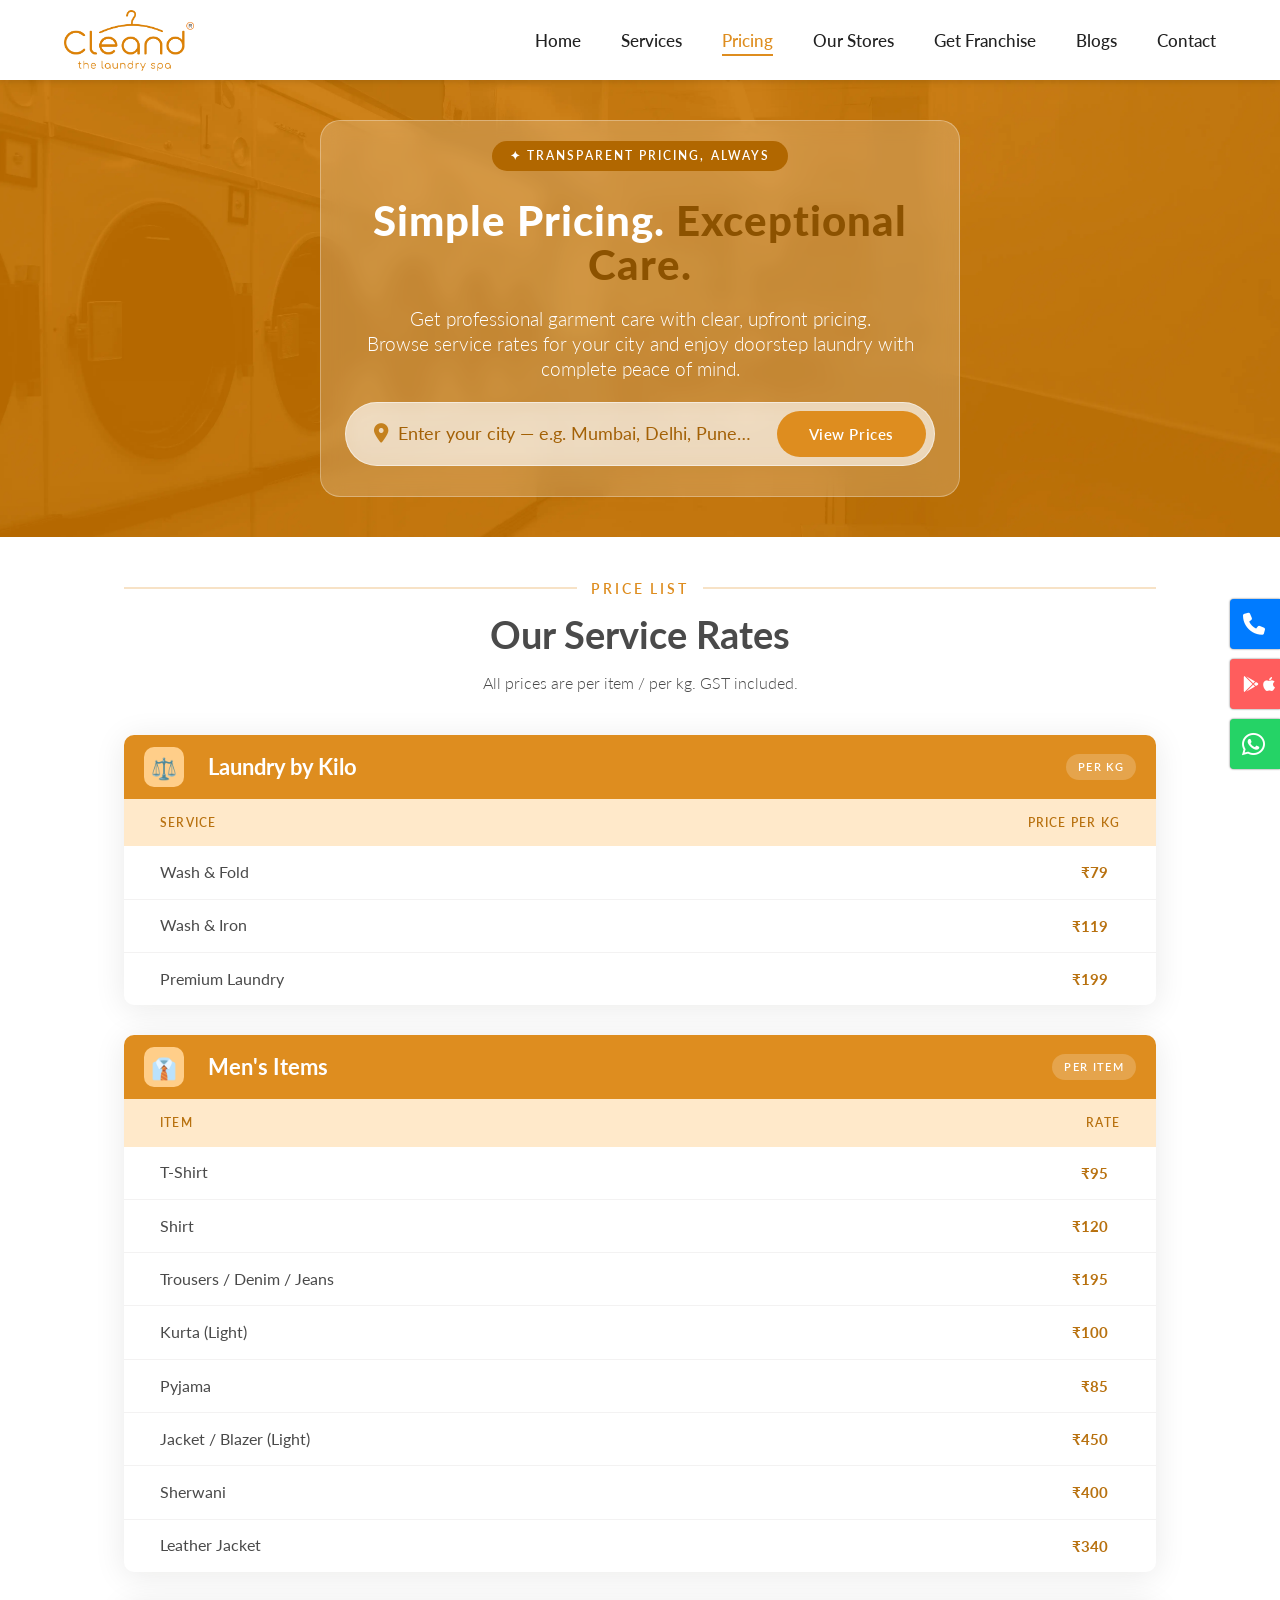
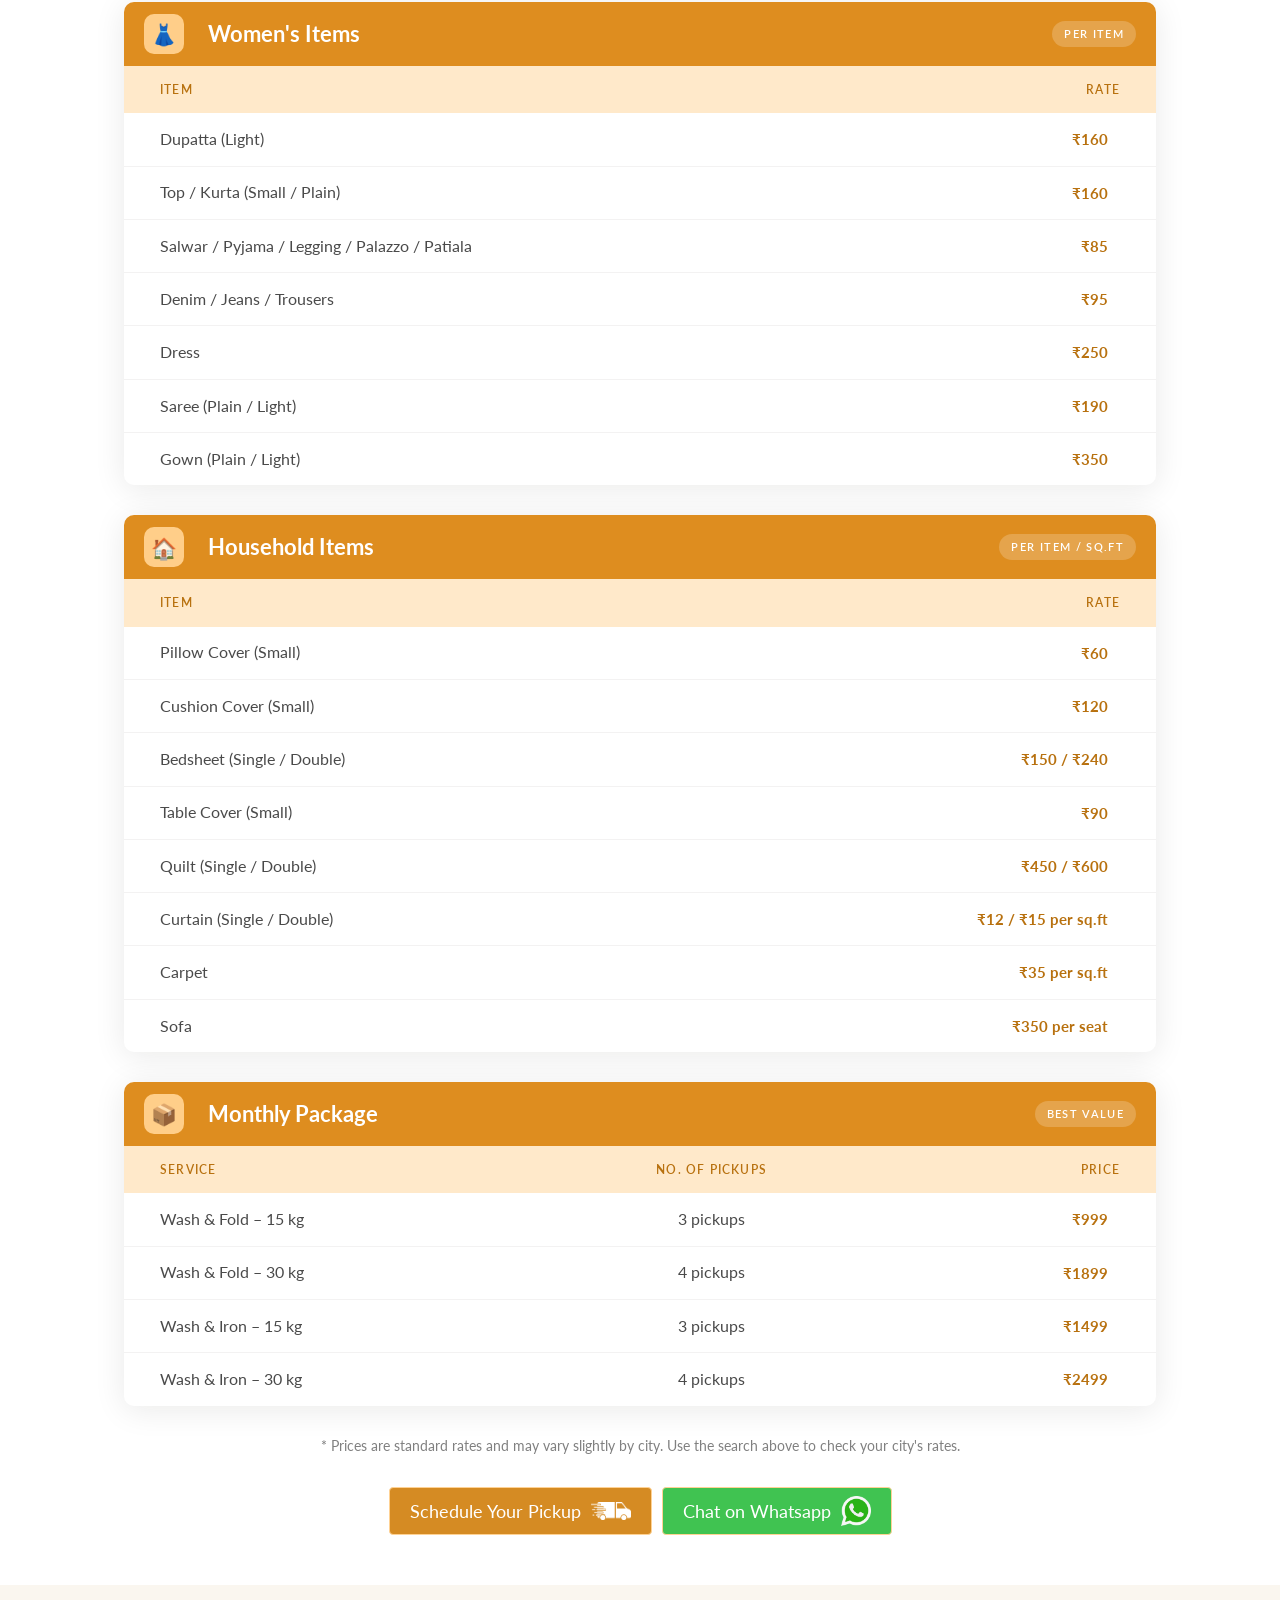
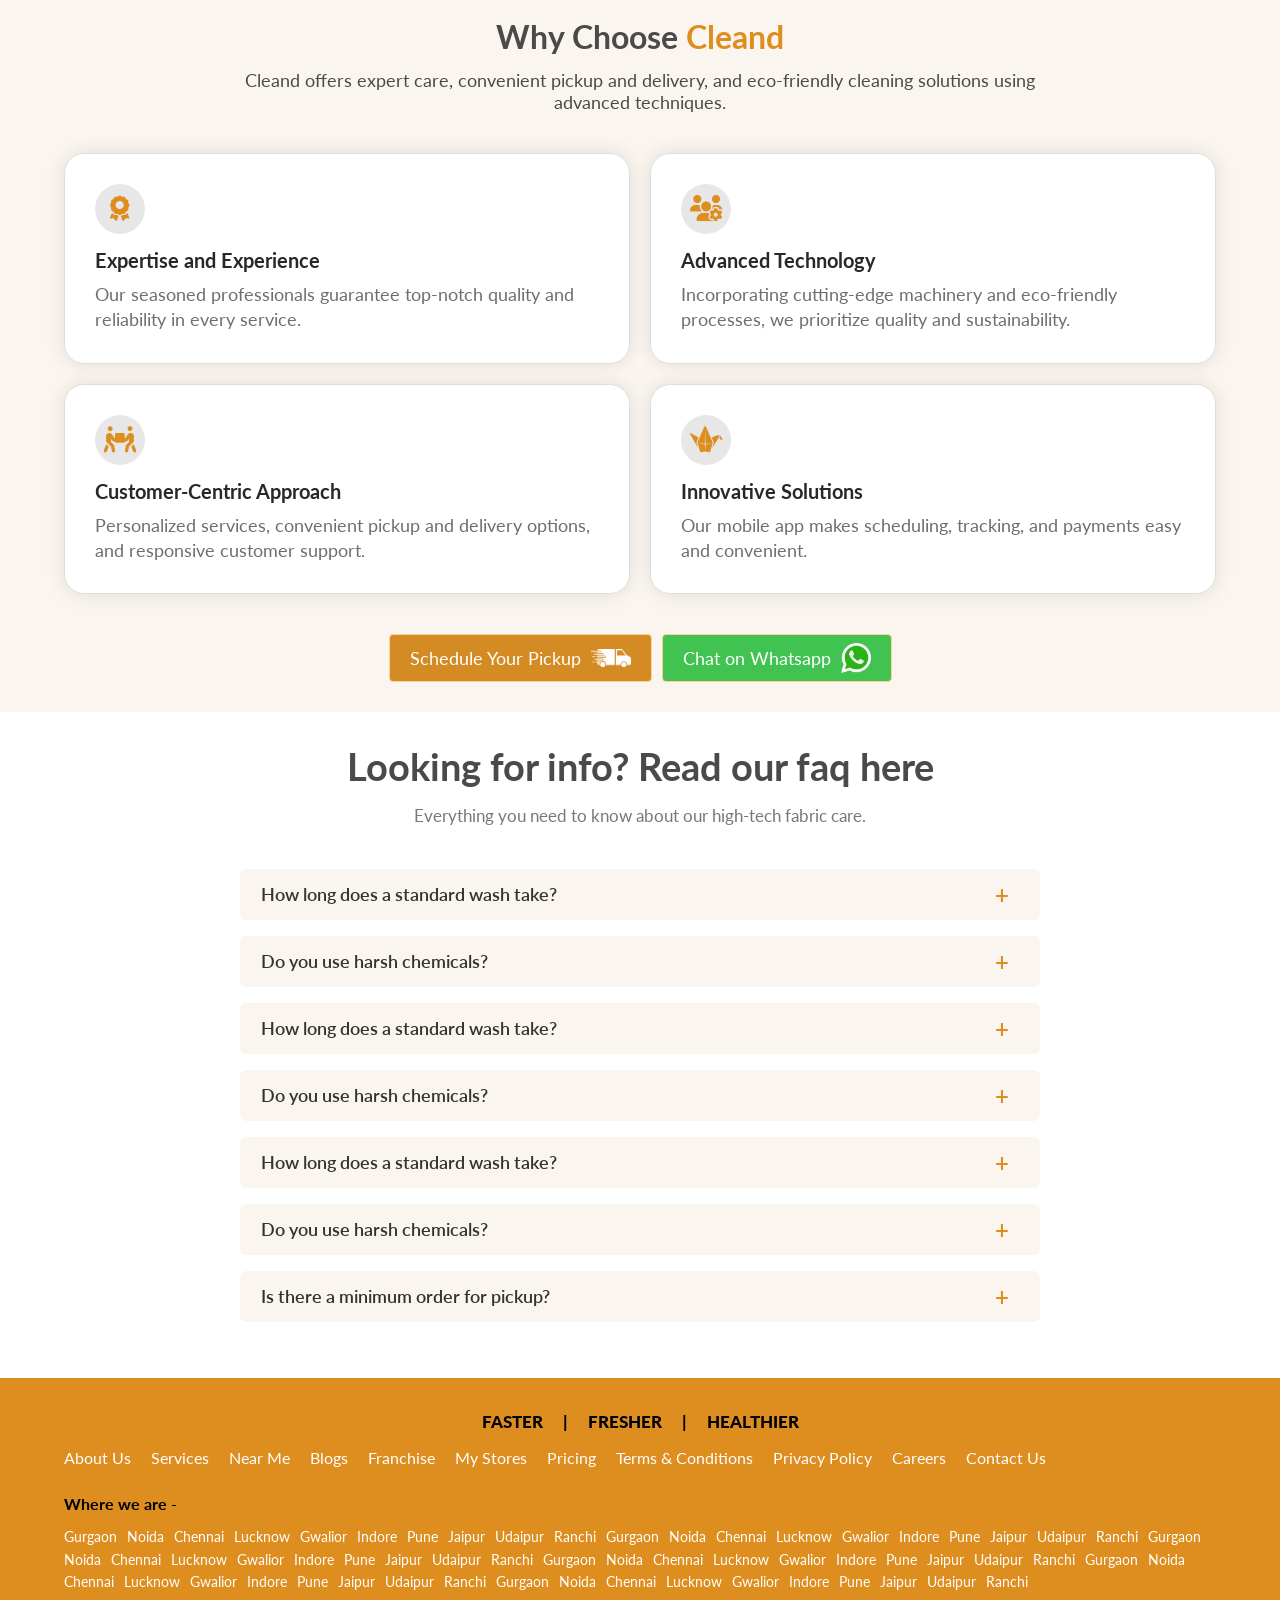
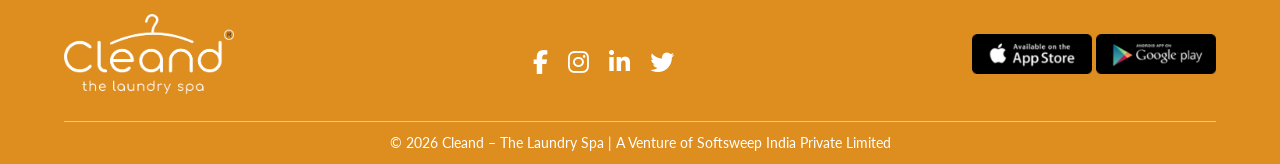
<file: pricing.html>
<!DOCTYPE html>
<html lang="en">

<head>
    <meta charset="UTF-8">
    <meta name="viewport" content="width=device-width, initial-scale=1.0">
    <title>Cleand - Our Prices</title>
    <link rel="icon" type="image/png" href="images/cleand-favicon.png">
    
    <link
        href="https://fonts.googleapis.com/css2?family=Lato:ital,wght@0,100;0,300;0,400;0,700;0,900;1,100;1,300;1,400;1,700;1,900&display=swap"
        rel="stylesheet">

    <link rel="stylesheet" href="https://cdnjs.cloudflare.com/ajax/libs/font-awesome/6.0.0-beta3/css/all.min.css">
    <link rel="stylesheet" href="https://cdnjs.cloudflare.com/ajax/libs/font-awesome/6.5.1/css/all.min.css">

    <link rel="stylesheet" href="style.css">
    <link rel="stylesheet" href="responsive.css">
</head>

<style>
    .hero-section {
        background: url('/images/pricing-hero-2.webp') no-repeat center center;
        background-size: cover;
        height: fit-content;
        display: flex;
        justify-content: center;
        align-items: center;
        text-align: center;
        color: white;
    }





    .hero-content {
        background: rgba(255, 255, 255, 0.2);
        backdrop-filter: blur(10px);
        border-radius: 20px;
        border: 1px solid rgba(255, 255, 255, 0.3);
        max-width: 800px;
        position: relative;
        z-index: 2;
        text-align: center;
        padding: 0 24px 30px;
        animation: fadeUp 0.9s ease both;
        margin: 40px 0;
    }

    @keyframes fadeUp {
        from {
            opacity: 0;
            transform: translateY(40px);
        }

        to {
            opacity: 1;
            transform: translateY(0);
        }
    }

    .hero-eyebrow {
        display: inline-block;
        background: #b16700;
        color: #fff;
        font-size: 0.72rem;
        font-weight: 600;
        letter-spacing: 0.18em;
        text-transform: uppercase;
        padding: 6px 18px;
        border-radius: 999px;
        margin-bottom: 28px;
        animation: fadeUp 0.9s ease 0.1s both;
        margin-top: 20px;
    }

    .hero-section h1 {
        font-size: 2.6rem;
        font-weight: 900;
        line-height: 1.05;
        margin-bottom: 20px;
        animation: fadeUp 0.9s ease 0.2s both;
    }

    .hero-section h1 span {
        color: #8c5200;
    }

    .hero-section p {
        font-size: 1.2rem;
        color: rgb(255, 255, 255);
        line-height: 1.3;
        margin: auto;
        margin-bottom: 20px;
        font-weight: 300;
        animation: fadeUp 0.9s ease 0.3s both;
        max-width: 600px;
    }

    /* search box */
    .search-wrap {
        display: flex;
        align-items: center;
        background: rgba(255, 255, 255, 0.6);
        border: 1.5px solid rgba(255, 255, 255, 0.5);
        border-radius: 999px;
        padding: 8px 8px 8px 28px;
        gap: 10px;
        backdrop-filter: blur(12px);
        animation: fadeUp 0.9s ease 0.4s both;
        transition: border-color 0.3s;
    }

    .search-wrap:focus-within {
        border-color: #f3ede5;
        background: #ecd0ac;
    }

    .search-icon {
        color: #c4811e;
        flex-shrink: 0;
        font-size: 1.2rem;
    }

    .search-wrap input {
        flex: 1;
        background: none;
        border: none;
        outline: none;
        color: #a36106;
        font-size: 1.1rem;
        font-weight: 400;
    }

    .search-wrap input::placeholder {
        color: #a36106;
    }

    .search-btn {
        background: #de8d1f;
        color: #fff;
        border: none;
        border-radius: 999px;
        padding: 14px 32px;
        font-size: 0.92rem;
        font-weight: 600;
        cursor: pointer;
        transition: background 0.2s, transform 0.15s;
        white-space: nowrap;
        letter-spacing: 0.04em;
    }

    .search-btn:hover {
        background: #b8710f;
        transform: scale(1.03);
    }

    .search-btn:active {
        transform: scale(0.98);
    }







    /* ── PRICE LIST SECTION ── */
    .pricing-section {
        padding: 40px 24px 20px;
        max-width: 1080px;
        margin: 0 auto;
    }

    .section-label {
        display: flex;
        align-items: center;
        gap: 14px;
        margin-bottom: 10px;
    }

    .section-label::before,
    .section-label::after {
        content: '';
        flex: 1;
        height: 2px;
        background: rgba(222, 141, 31, 0.25);
    }

    .section-label span {
        font-size: .9rem;
        font-weight: 600;
        letter-spacing: 0.2em;
        text-transform: uppercase;
        color: #de8d1f;
    }

    .section-title {
        font-size: 2.4rem;
        font-weight: 700;
        text-align: center;
        margin-bottom: 10px;
    }

    .section-sub {
        text-align: center;
        font-size: 1rem;
        margin-bottom: 40px;
        font-weight: 300;
    }

    /* ── CARDS ── */
    .card {
        width: 100%;
        border-radius: 10px;
        overflow: hidden;
        margin-bottom: 30px;
        box-shadow: 0 4px 32px rgba(26, 18, 8, 0.09);
        transition: box-shadow 0.3s, transform 0.3s;
        animation: fadeUp 0.7s ease both;
    }

    .card:hover {
        box-shadow: 0 12px 20px rgba(222, 141, 31, 0.2);
        transform: translateY(-3px);
    }

    .card-header {
        background: #de8d1f;
        padding: 12px 20px;
        display: flex;
        align-items: center;
        gap: 14px;
    }

    .card-header .icon {
        width: 40px;
        height: 40px;
        background: #ffce89;
        border-radius: 10px;
        display: flex;
        align-items: center;
        justify-content: center;
        font-size: 1.3rem;
        flex-shrink: 0;
    }

    .card-header h2 {
        font-size: 1.4rem;
        font-weight: 700;
        color: #fff;
    }

    .card-header .badge {
        margin-left: auto;
        background: rgba(255, 255, 255, 0.2);
        font-size: 0.7rem;
        color: #fff;
        font-weight: 600;
        letter-spacing: 0.12em;
        text-transform: uppercase;
        padding: 4px 12px;
        border-radius: 999px;
    }

    /* table inside card */
    .card-body {
        padding: 0;
    }

    table {
        width: 100%;
        border-collapse: collapse;
    }

    thead tr {
        background: #ffe9ca;
    }

    thead th {
        padding: 14px 36px;
        text-align: left;
        font-size: 0.75rem;
        font-weight: 600;
        letter-spacing: 0.1em;
        text-transform: uppercase;
        color: #b8710f;
    }

    thead th:last-child {
        text-align: right;
    }

    tbody tr {
        border-bottom: 1px solid rgba(26, 18, 8, 0.05);
        transition: background 0.15s;
    }

    tbody tr:last-child {
        border-bottom: none;
    }

    tbody tr:hover {
        background: #ffe9ca;
    }

    tbody td {
        padding: 10px 36px;
        font-size: 0.97rem;
    }

    tbody td:first-child {
        font-weight: 400;
    }

    tbody td:last-child {
        text-align: right;
        font-weight: 600;
        font-size: 1.02rem;
    }

    .price-tag {
        display: inline-block;
        color: #b8710f;
        border-radius: 8px;
        padding: 4px 12px;
        font-weight: 700;
        font-size: 0.95rem;
    }

    .col-center {
        text-align: center !important;
    }

    /* ── FOOTER NOTE ── */
    .footer-note {
        text-align: center;
        font-size: 0.85rem;
        opacity: 0.7;
    }

    @media (max-width: 640px) {
        .search-wrap {
            flex-wrap: wrap;
            padding: 12px 18px;
            border-radius: 16px;
        }

        .search-btn {
            width: 100%;
            padding: 14px;
            text-align: center;
        }

        thead th,
        tbody td {
            padding: 12px 18px;
        }

        .card-header {
            padding: 18px 20px;
        }
    }
</style>

<body>

    <!-- fixed buttons on screen -->
    <div class="fixed-on-screen">
        <!-- Call Button -->
        <div class="button-container call-container" onclick="callPhone()">
            <i class="fas fa-phone icon"></i>
            <span class="label call-label">Call Us</span>
        </div>
        <!-- Email Button -->
        <div class="button-container app-container" onclick="downloadApp()">
            <div class="icon-box">
                <i class="fab fa-google-play icon"></i>
                <i class="fab fa-apple icon"></i>
            </div>
            <span class="label app-label">Download App</span>
        </div>

        <!-- Whatsapp Button -->
        <div class="button-container whatsapp-container" onclick="sendWhatsapp()">
            <i class="fab fa-whatsapp icon"></i>
            <span class="label whatsapp-label">Whatsapp Us</span>
        </div>
    </div>

    <header class="header">
        <div class="section-container">
            <div class="header-container">
                <a href="index.html" class="logo">
                    <img src="images/cleand-R-logo.png" alt="Logo">
                </a>

                <button class="mobile-nav-toggle" aria-label="Toggle navigation">
                    <span class="bar"></span>
                    <span class="bar"></span>
                    <span class="bar"></span>
                </button>

                <nav class="navmenu">
                    <ul>
                        <li><a href="index.html">Home</a></li>
                        <li><a href="services.html">Services</a></li>
                        <li><a href="pricing.html">Pricing</a></li>
                        <li><a href="store.html">Our Stores</a></li>
                        <li><a href="franchise.html">Get Franchise</a></li>
                        <li><a href="blogs.html">Blogs</a></li>
                        <li><a href="contact.html">Contact</a></li>
                    </ul>
                </nav>
            </div>
        </div>
    </header>


    <section style="padding-top: 80px;">
        <div class="hero-section">
            <div class="hero-content">
                <div class="hero-eyebrow">✦ Transparent Pricing, Always</div>
                <h1>Simple Pricing. <span>Exceptional Care.</span></h1>
                <p>Get professional garment care with clear, upfront pricing. <br>Browse service rates for your city and enjoy doorstep laundry with complete peace of mind.</p>

                <div class="search-wrap">
                    <span class="search-icon"><i class="fa-solid fa-location-dot"></i></span>
                    <input type="text" id="cityInput" placeholder="Enter your city — e.g. Mumbai, Delhi, Pune…" />
                    <button class="search-btn">View Prices</button>
                </div>
            </div>
        </div>
    </section>


    <section class="pricing-section slide-up">

        <div class="section-label slide-up"><span>Price List</span></div>
        <h2 class="section-title slide-up">Our Service Rates</h2>
        <p class="section-sub slide-up">All prices are per item / per kg. GST included.</p>


        <!-- Laundry by Kilo -->
        <div class="card">
            <div class="card-header">
                <div class="icon">⚖️</div>
                <h2>Laundry by Kilo</h2>
                <span class="badge">Per KG</span>
            </div>
            <div class="card-body">
                <table>
                    <thead>
                        <tr>
                            <th>Service</th>
                            <th style="text-align:right">Price per KG</th>
                        </tr>
                    </thead>
                    <tbody>
                        <tr>
                            <td>Wash &amp; Fold</td>
                            <td><span class="price-tag">₹79</span></td>
                        </tr>
                        <tr>
                            <td>Wash &amp; Iron</td>
                            <td><span class="price-tag">₹119</span></td>
                        </tr>
                        <tr>
                            <td>Premium Laundry</td>
                            <td><span class="price-tag">₹199</span></td>
                        </tr>
                    </tbody>
                </table>
            </div>
        </div>

        <!-- Men's Items -->
        <div class="card" style="animation-delay:0.3s">
            <div class="card-header">
                <div class="icon">👔</div>
                <h2>Men's Items</h2>
                <span class="badge">Per Item</span>
            </div>
            <div class="card-body">
                <table>
                    <thead>
                        <tr>
                            <th>Item</th>
                            <th style="text-align:right">Rate</th>
                        </tr>
                    </thead>
                    <tbody>
                        <tr>
                            <td>T-Shirt</td>
                            <td><span class="price-tag">₹95</span></td>
                        </tr>
                        <tr>
                            <td>Shirt</td>
                            <td><span class="price-tag">₹120</span></td>
                        </tr>
                        <tr>
                            <td>Trousers / Denim / Jeans</td>
                            <td><span class="price-tag">₹195</span></td>
                        </tr>
                        <tr>
                            <td>Kurta (Light)</td>
                            <td><span class="price-tag">₹100</span></td>
                        </tr>
                        <tr>
                            <td>Pyjama</td>
                            <td><span class="price-tag">₹85</span></td>
                        </tr>
                        <tr>
                            <td>Jacket / Blazer (Light)</td>
                            <td><span class="price-tag">₹450</span></td>
                        </tr>
                        <tr>
                            <td>Sherwani</td>
                            <td><span class="price-tag">₹400</span></td>
                        </tr>
                        <tr>
                            <td>Leather Jacket</td>
                            <td><span class="price-tag">₹340</span></td>
                        </tr>
                    </tbody>
                </table>
            </div>
        </div>

        <!-- Women's Items -->
        <div class="card" style="animation-delay:0.2s">
            <div class="card-header">
                <div class="icon">👗</div>
                <h2>Women's Items</h2>
                <span class="badge">Per Item</span>
            </div>
            <div class="card-body">
                <table>
                    <thead>
                        <tr>
                            <th>Item</th>
                            <th style="text-align:right">Rate</th>
                        </tr>
                    </thead>
                    <tbody>
                        <tr>
                            <td>Dupatta (Light)</td>
                            <td><span class="price-tag">₹160</span></td>
                        </tr>
                        <tr>
                            <td>Top / Kurta (Small / Plain)</td>
                            <td><span class="price-tag">₹160</span></td>
                        </tr>
                        <tr>
                            <td>Salwar / Pyjama / Legging / Palazzo / Patiala</td>
                            <td><span class="price-tag">₹85</span></td>
                        </tr>
                        <tr>
                            <td>Denim / Jeans / Trousers</td>
                            <td><span class="price-tag">₹95</span></td>
                        </tr>
                        <tr>
                            <td>Dress</td>
                            <td><span class="price-tag">₹250</span></td>
                        </tr>
                        <tr>
                            <td>Saree (Plain / Light)</td>
                            <td><span class="price-tag">₹190</span></td>
                        </tr>
                        <tr>
                            <td>Gown (Plain / Light)</td>
                            <td><span class="price-tag">₹350</span></td>
                        </tr>
                    </tbody>
                </table>
            </div>
        </div>

        <!-- Household Items -->
        <div class="card" style="animation-delay:0.4s">
            <div class="card-header">
                <div class="icon">🏠</div>
                <h2>Household Items</h2>
                <span class="badge">Per Item / Sq.ft</span>
            </div>
            <div class="card-body">
                <table>
                    <thead>
                        <tr>
                            <th>Item</th>
                            <th style="text-align:right">Rate</th>
                        </tr>
                    </thead>
                    <tbody>
                        <tr>
                            <td>Pillow Cover (Small)</td>
                            <td><span class="price-tag">₹60</span></td>
                        </tr>
                        <tr>
                            <td>Cushion Cover (Small)</td>
                            <td><span class="price-tag">₹120</span></td>
                        </tr>
                        <tr>
                            <td>Bedsheet (Single / Double)</td>
                            <td><span class="price-tag">₹150 / ₹240</span></td>
                        </tr>
                        <tr>
                            <td>Table Cover (Small)</td>
                            <td><span class="price-tag">₹90</span></td>
                        </tr>
                        <tr>
                            <td>Quilt (Single / Double)</td>
                            <td><span class="price-tag">₹450 / ₹600</span></td>
                        </tr>
                        <tr>
                            <td>Curtain (Single / Double)</td>
                            <td><span class="price-tag">₹12 / ₹15 per sq.ft</span></td>
                        </tr>
                        <tr>
                            <td>Carpet</td>
                            <td><span class="price-tag">₹35 per sq.ft</span></td>
                        </tr>
                        <tr>
                            <td>Sofa</td>
                            <td><span class="price-tag">₹350 per seat</span></td>
                        </tr>
                    </tbody>
                </table>
            </div>
        </div>

        <!-- Monthly Package -->
        <div class="card" style="animation-delay:0.1s">
            <div class="card-header">
                <div class="icon">📦</div>
                <h2>Monthly Package</h2>
                <span class="badge">Best Value</span>
            </div>
            <div class="card-body">
                <table>
                    <thead>
                        <tr>
                            <th>Service</th>
                            <th class="col-center">No. of Pickups</th>
                            <th style="text-align:right">Price</th>
                        </tr>
                    </thead>
                    <tbody>
                        <tr>
                            <td>Wash &amp; Fold – 15 kg</td>
                            <td class="col-center">3 pickups</td>
                            <td><span class="price-tag">₹999</span></td>
                        </tr>
                        <tr>
                            <td>Wash &amp; Fold – 30 kg</td>
                            <td class="col-center">4 pickups</td>
                            <td><span class="price-tag">₹1899</span></td>
                        </tr>
                        <tr>
                            <td>Wash &amp; Iron – 15 kg</td>
                            <td class="col-center">3 pickups</td>
                            <td><span class="price-tag">₹1499</span></td>
                        </tr>
                        <tr>
                            <td>Wash &amp; Iron – 30 kg</td>
                            <td class="col-center">4 pickups</td>
                            <td><span class="price-tag">₹2499</span></td>
                        </tr>
                    </tbody>
                </table>
            </div>
        </div>

        <p class="footer-note">* Prices are standard rates and may vary slightly by city. Use the search above to check
            your city's rates.</p>

        <div class="btn-container slide-up" style="margin: 30px 0 0;">
            <button class="pickup-btn btn">Schedule Your Pickup
                <img src="/images/pickup-icon-white.webp" alt="">
            </button>
            <button class="whatsapp-btn btn" onclick="sendWhatsapp()">Chat on Whatsapp
                <img src="/images/whatsapp-icon.webp" alt="">
            </button>
        </div>

    </section>


    <section class="choose-section" style="background: #faf6ef;">
        <div class="section-container slide-up">
            <h2>Why Choose <span>Cleand</span></h2>
            <p>Cleand offers expert care, convenient pickup and delivery, and eco-friendly cleaning solutions using
                advanced techniques.</p>

            <div class="Choose-container slide-up">
                <div class="choose-card">
                    <div class="choose-icon">
                        <i class="fa-solid fa-award"></i>
                    </div>
                    <h3>Expertise and Experience</h3>
                    <p>Our seasoned professionals guarantee top-notch quality and reliability in every service.</p>
                </div>
                <div class="choose-card">
                    <div class="choose-icon">
                        <i class="fa-solid fa-users-gear"></i>
                    </div>
                    <h3>Advanced Technology</h3>
                    <p>Incorporating cutting-edge machinery and eco-friendly processes, we prioritize quality and
                        sustainability.</p>
                </div>
                <div class="choose-card">
                    <div class="choose-icon">
                        <i class="fa-solid fa-people-carry-box"></i>
                    </div>
                    <h3>Customer-Centric Approach</h3>
                    <p>Personalized services, convenient pickup and delivery options, and responsive customer support.
                    </p>
                </div>
                <div class="choose-card">
                    <div class="choose-icon">
                        <i class="fa-brands fa-padlet"></i>
                    </div>
                    <h3>Innovative Solutions</h3>
                    <p>Our mobile app makes scheduling, tracking, and payments easy and convenient.</p>
                </div>
            </div>

            <div class="btn-container slide-up">
                <button class="pickup-btn btn">Schedule Your Pickup
                    <img src="/images/pickup-icon-white.webp" alt="">
                </button>
                <button class="whatsapp-btn btn" onclick="sendWhatsapp()">Chat on Whatsapp
                    <img src="/images/whatsapp-icon.webp" alt="">
                </button>
            </div>

        </div>
    </section>


    <section class="faq-section">
        <div class="section-container slide-up">
            <h2 class="section-title">Looking for info? Read our faq here</h2>
            <p class="section-subtitle">Everything you need to know about our high-tech fabric care.</p>

            <div class="faq-grid slide-up">
                <div class="faq-column">
                    <div class="faq-item">
                        <button class="faq-question">How long does a standard wash take? <span
                                class="icon">+</span></button>
                        <div class="faq-answer">
                            <p>Our standard "Daily Laundry" service typically features a 24-hour turnaround time. For
                                urgent needs, we offer an Express Service that returns your clothes in under 12 hours.
                            </p>
                        </div>
                    </div>

                    <div class="faq-item">
                        <button class="faq-question">Do you use harsh chemicals? <span class="icon">+</span></button>
                        <div class="faq-answer">
                            <p>No, we pride ourselves on being eco-friendly. We use biodegradable detergents and
                                specialized hydrocarbon solvents for dry cleaning that are gentle on both your skin and
                                the environment.</p>
                        </div>
                    </div>

                    <div class="faq-item">
                        <button class="faq-question">How long does a standard wash take? <span
                                class="icon">+</span></button>
                        <div class="faq-answer">
                            <p>Our standard "Daily Laundry" service typically features a 24-hour turnaround time. For
                                urgent needs, we offer an Express Service that returns your clothes in under 12 hours.
                            </p>
                        </div>
                    </div>

                    <div class="faq-item">
                        <button class="faq-question">Do you use harsh chemicals? <span class="icon">+</span></button>
                        <div class="faq-answer">
                            <p>No, we pride ourselves on being eco-friendly. We use biodegradable detergents and
                                specialized hydrocarbon solvents for dry cleaning that are gentle on both your skin and
                                the environment.</p>
                        </div>
                    </div>

                    <div class="faq-item">
                        <button class="faq-question">How long does a standard wash take? <span
                                class="icon">+</span></button>
                        <div class="faq-answer">
                            <p>Our standard "Daily Laundry" service typically features a 24-hour turnaround time. For
                                urgent needs, we offer an Express Service that returns your clothes in under 12 hours.
                            </p>
                        </div>
                    </div>

                    <div class="faq-item">
                        <button class="faq-question">Do you use harsh chemicals? <span class="icon">+</span></button>
                        <div class="faq-answer">
                            <p>No, we pride ourselves on being eco-friendly. We use biodegradable detergents and
                                specialized hydrocarbon solvents for dry cleaning that are gentle on both your skin and
                                the environment.</p>
                        </div>
                    </div>

                </div>

                <div class="faq-column">
                    <div class="faq-item">
                        <button class="faq-question">Is there a minimum order for pickup? <span
                                class="icon">+</span></button>
                        <div class="faq-answer">
                            <p>Yes, we have a small minimum order value of ₹500 for free home pickup and delivery.
                                Orders below this amount will incur a nominal convenience fee of ₹50.</p>
                        </div>
                    </div>

                </div>
            </div>
        </div>
    </section>



    <footer class="footer">
        <div class="section-container slide-up">
            <div class="footer-top-bar">
                <span>FASTER</span>
                <span>|</span>
                <span>FRESHER</span>
                <span>|</span>
                <span>HEALTHIER</span>
            </div>

            <ul class="footer-nav-links">
                <li><a href="about.html">About Us</a></li>
                <li><a href="services.html">Services</a></li>
                <li><a href="near-me.html">Near Me</a></li>
                <li><a href="blogs.html">Blogs</a></li>
                <li><a href="franchise.html">Franchise</a></li>
                <li><a href="store.html">My Stores</a></li>
                <li><a href="pricing.html">Pricing</a></li>
                <li><a href="terms.html">Terms & Conditions</a></li>
                <li><a href="privacy.html">Privacy Policy</a></li>
                <li><a href="career.html">Careers</a></li>
                <li><a href="contact.html">Contact Us</a></li>
            </ul>

            <div class="footer-city">
                <h4>Where we are -</h4>

                <ul class="footer-nav-links footer-nav-links-city">
                    <li><a href="city.html">Gurgaon</a></li>
                    <li><a href="city.html">Noida</a></li>
                    <li><a href="city.html">Chennai</a></li>
                    <li><a href="city.html">Lucknow</a></li>
                    <li><a href="city.html">Gwalior</a></li>
                    <li><a href="city.html">Indore</a></li>
                    <li><a href="city.html">Pune</a></li>
                    <li><a href="city.html">Jaipur</a></li>
                    <li><a href="city.html">Udaipur</a></li>
                    <li><a href="city.html">Ranchi</a></li>
                    <li><a href="city.html">Gurgaon</a></li>
                    <li><a href="city.html">Noida</a></li>
                    <li><a href="city.html">Chennai</a></li>
                    <li><a href="city.html">Lucknow</a></li>
                    <li><a href="city.html">Gwalior</a></li>
                    <li><a href="city.html">Indore</a></li>
                    <li><a href="city.html">Pune</a></li>
                    <li><a href="city.html">Jaipur</a></li>
                    <li><a href="city.html">Udaipur</a></li>
                    <li><a href="city.html">Ranchi</a></li>
                    <li><a href="city.html">Gurgaon</a></li>
                    <li><a href="city.html">Noida</a></li>
                    <li><a href="city.html">Chennai</a></li>
                    <li><a href="city.html">Lucknow</a></li>
                    <li><a href="city.html">Gwalior</a></li>
                    <li><a href="city.html">Indore</a></li>
                    <li><a href="city.html">Pune</a></li>
                    <li><a href="city.html">Jaipur</a></li>
                    <li><a href="city.html">Udaipur</a></li>
                    <li><a href="city.html">Ranchi</a></li>
                    <li><a href="city.html">Gurgaon</a></li>
                    <li><a href="city.html">Noida</a></li>
                    <li><a href="city.html">Chennai</a></li>
                    <li><a href="city.html">Lucknow</a></li>
                    <li><a href="city.html">Gwalior</a></li>
                    <li><a href="city.html">Indore</a></li>
                    <li><a href="city.html">Pune</a></li>
                    <li><a href="city.html">Jaipur</a></li>
                    <li><a href="city.html">Udaipur</a></li>
                    <li><a href="city.html">Ranchi</a></li>
                    <li><a href="city.html">Gurgaon</a></li>
                    <li><a href="city.html">Noida</a></li>
                    <li><a href="city.html">Chennai</a></li>
                    <li><a href="city.html">Lucknow</a></li>
                    <li><a href="city.html">Gwalior</a></li>
                    <li><a href="city.html">Indore</a></li>
                    <li><a href="city.html">Pune</a></li>
                    <li><a href="city.html">Jaipur</a></li>
                    <li><a href="city.html">Udaipur</a></li>
                    <li><a href="city.html">Ranchi</a></li>
                    <li><a href="city.html">Gurgaon</a></li>
                    <li><a href="city.html">Noida</a></li>
                    <li><a href="city.html">Chennai</a></li>
                    <li><a href="city.html">Lucknow</a></li>
                    <li><a href="city.html">Gwalior</a></li>
                    <li><a href="city.html">Indore</a></li>
                    <li><a href="city.html">Pune</a></li>
                    <li><a href="city.html">Jaipur</a></li>
                    <li><a href="city.html">Udaipur</a></li>
                    <li><a href="city.html">Ranchi</a></li>
                </ul>
            </div>

            <div class="footer-main">
                <div class="footer-logo">
                    <img src="images/cleand-R-logo-white.png" alt="">
                </div>
                <div class="social-icons">
                    <a href="https://www.facebook.com/profile.php?id=100087893991939" target="_blank"><i
                            class="fab fa-facebook-f"></i></a>
                    <a href="https://www.instagram.com/cleand.in/" target="_blank"><i class="fab fa-instagram"></i></a>
                    <a href="https://www.linkedin.com/company/vcleen/" target="_blank"><i
                            class="fab fa-linkedin-in"></i></a>
                    <a href="#" target="_blank"><i class="fab fa-twitter"></i></a>
                </div>
                <div class="footer-download">
                    <a href="https://apps.apple.com/in/app/cleand-the-laundry-spa/id6444508188" target="_blank"><img
                            src="images/appstore.png" alt=""></a>
                    <a href="https://play.google.com/store/apps/details?id=com.ctls.application" target="_blank"><img
                            src="images/googleplay.png" alt=""></a>
                </div>
            </div>

            <div class="footer-copyright">
                <p>&copy; 2026 Cleand – The Laundry Spa | A Venture of Softsweep India Private Limited</p>
            </div>
        </div>
    </footer>


    <!-- script for navbar -->
    <script>
        const mobileBtn = document.querySelector('.mobile-nav-toggle');
        const navMenu = document.querySelector('.navmenu');
        const navLinks = document.querySelectorAll('.navmenu a');

        // --- Active Link Logic ---
        const currentUrl = window.location.href;

        navLinks.forEach(link => {
            // Check if the link's href matches the current URL
            if (link.href === currentUrl) {
                link.classList.add('active');
            }
        });

        // --- Mobile Toggle Logic ---
        mobileBtn.addEventListener('click', () => {
            mobileBtn.classList.toggle('active');
            navMenu.classList.toggle('open');
        });

        // Close menu when a link is clicked
        navLinks.forEach(link => {
            link.addEventListener('click', () => {
                mobileBtn.classList.remove('active');
                navMenu.classList.remove('open');
            });
        });
    </script>

    <!-- fixed button on screen -->
    <script>
        function callPhone() {
            const phoneNumber = "918423123458";
            window.open(`tel:${phoneNumber}`, "_self");
        }
        function downloadApp() {
        }
        function sendWhatsapp() {
            const phoneNumber = "919663123457";
            const message = "Hello! I would like to inquire about your laundry services.";
            const url = `https://wa.me/${phoneNumber}?text=${encodeURIComponent(message)}`;
            window.open(url, "_blank");
        }
    </script>

    <!-- script for slide up animation -->
    <script>
        document.addEventListener('DOMContentLoaded', () => {

            // Create the "Eye" (Observer)
            const slideUpObserver = new IntersectionObserver((entries) => {
                entries.forEach(entry => {
                    // If the element enters the screen
                    if (entry.isIntersecting) {
                        entry.target.classList.add('active');

                        // Once it has slid up, stop watching it (until refresh)
                        slideUpObserver.unobserve(entry.target);
                    }
                });
            }, {
                threshold: 0, // Starts when 0% of the element is visible
                rootMargin: "0px 0px -50px 0px" // Slight offset so it triggers before it hits the very bottom
            });

            // Find everything with the "slide-up" class and start watching it
            const slideUpElements = document.querySelectorAll('.slide-up');
            slideUpElements.forEach(el => slideUpObserver.observe(el));

        });
    </script>


</body>

</html>
</file>
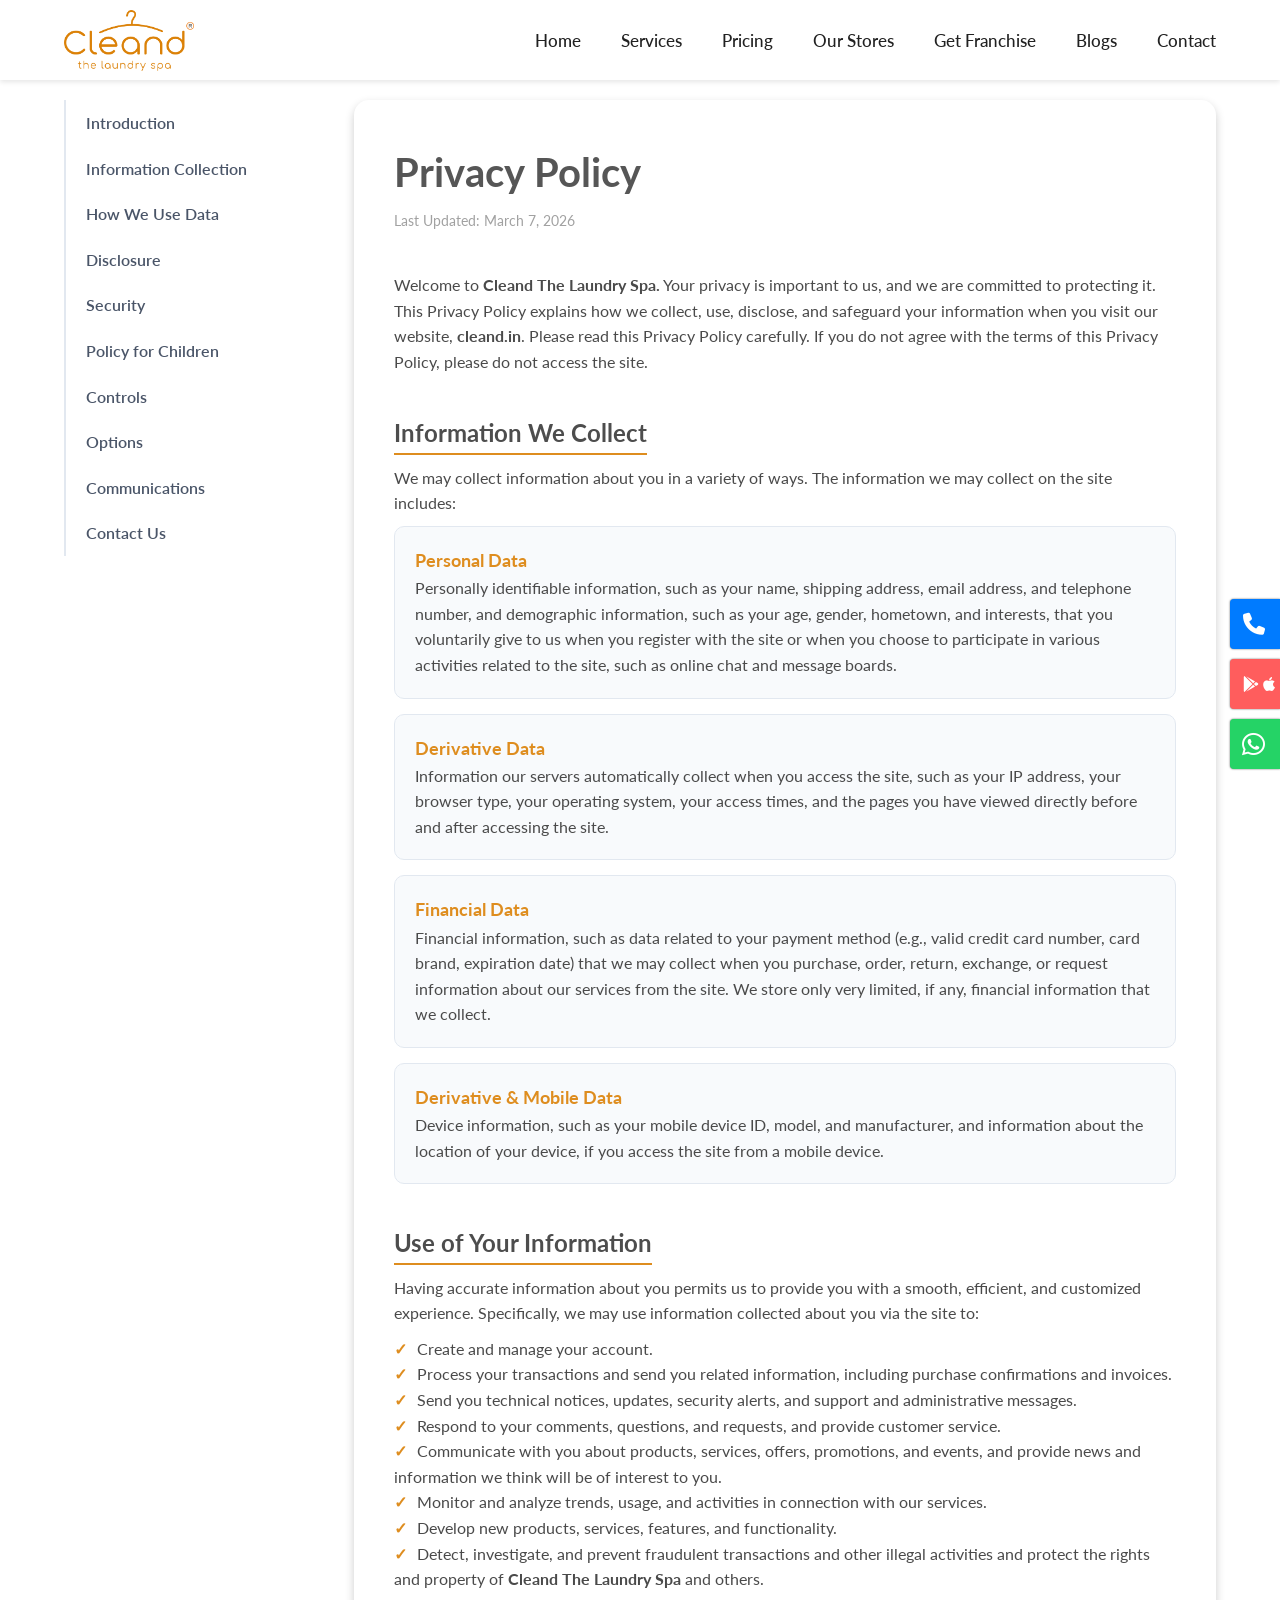
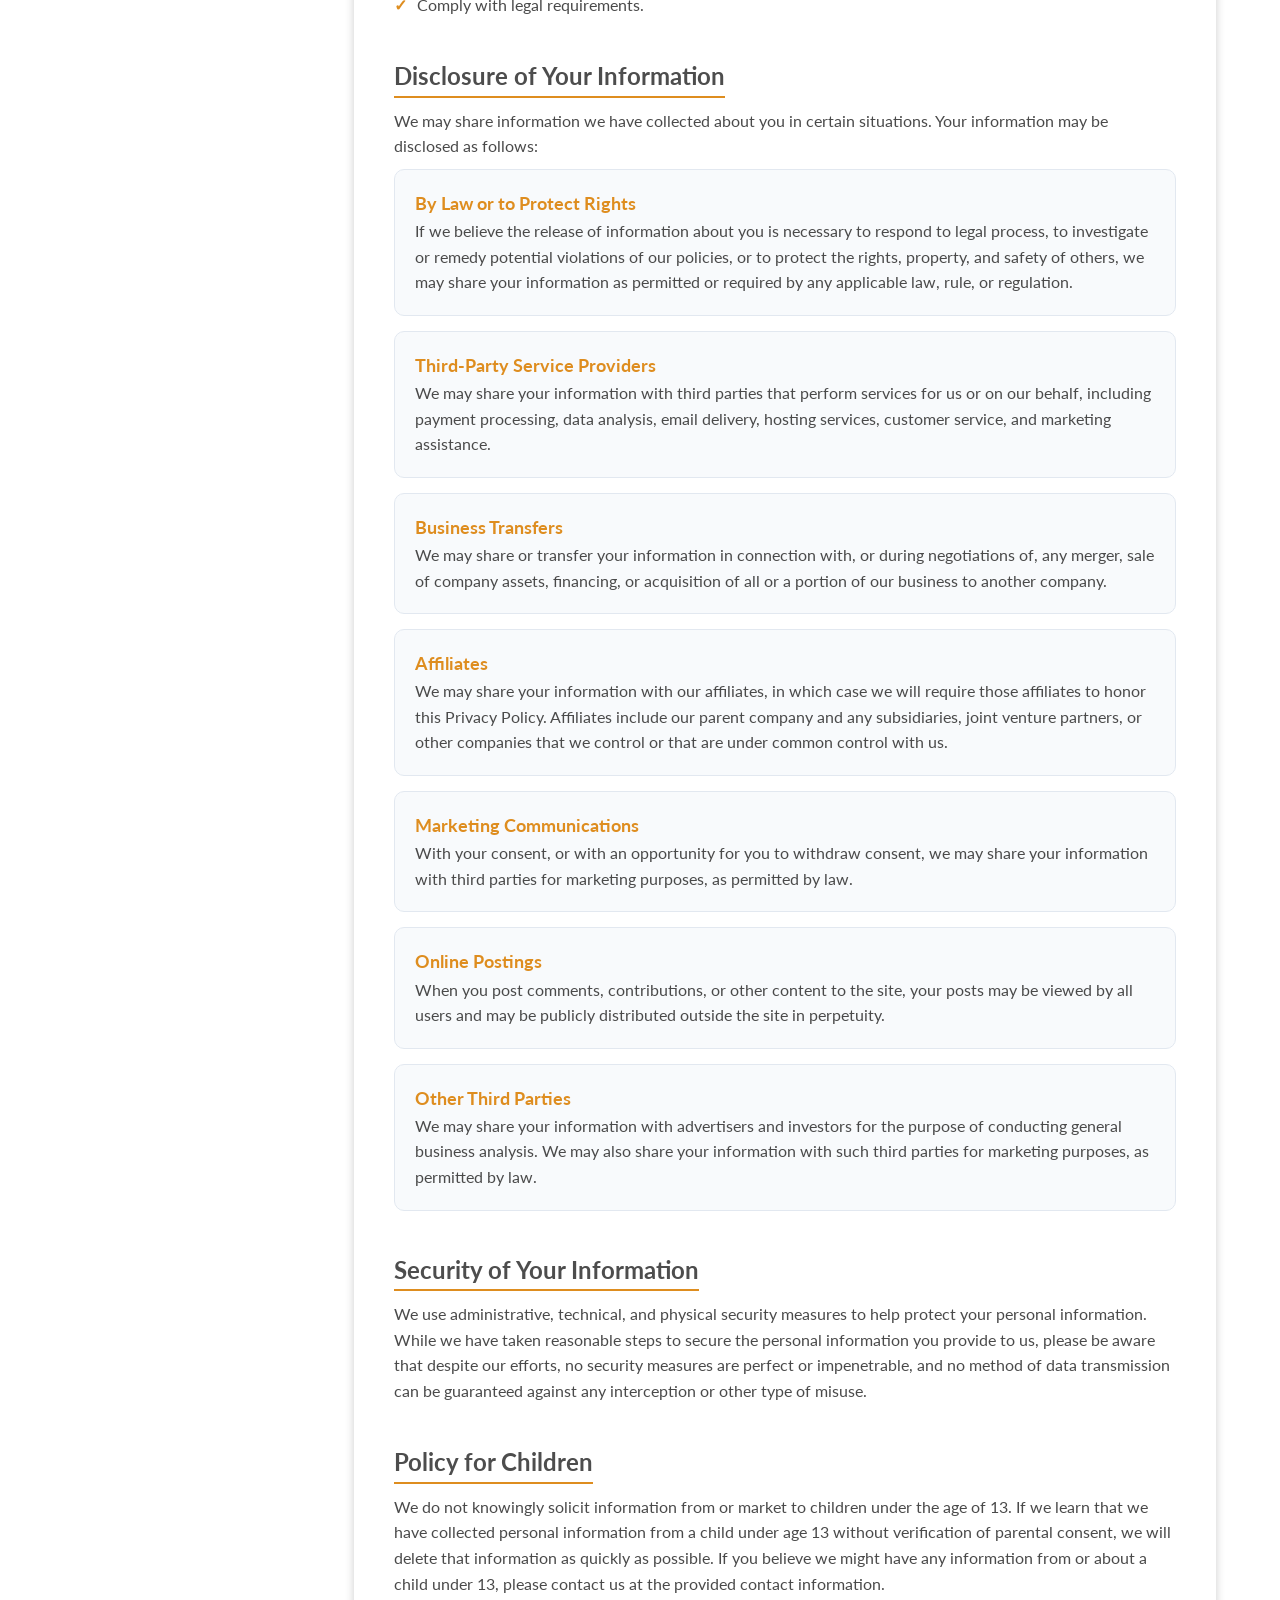
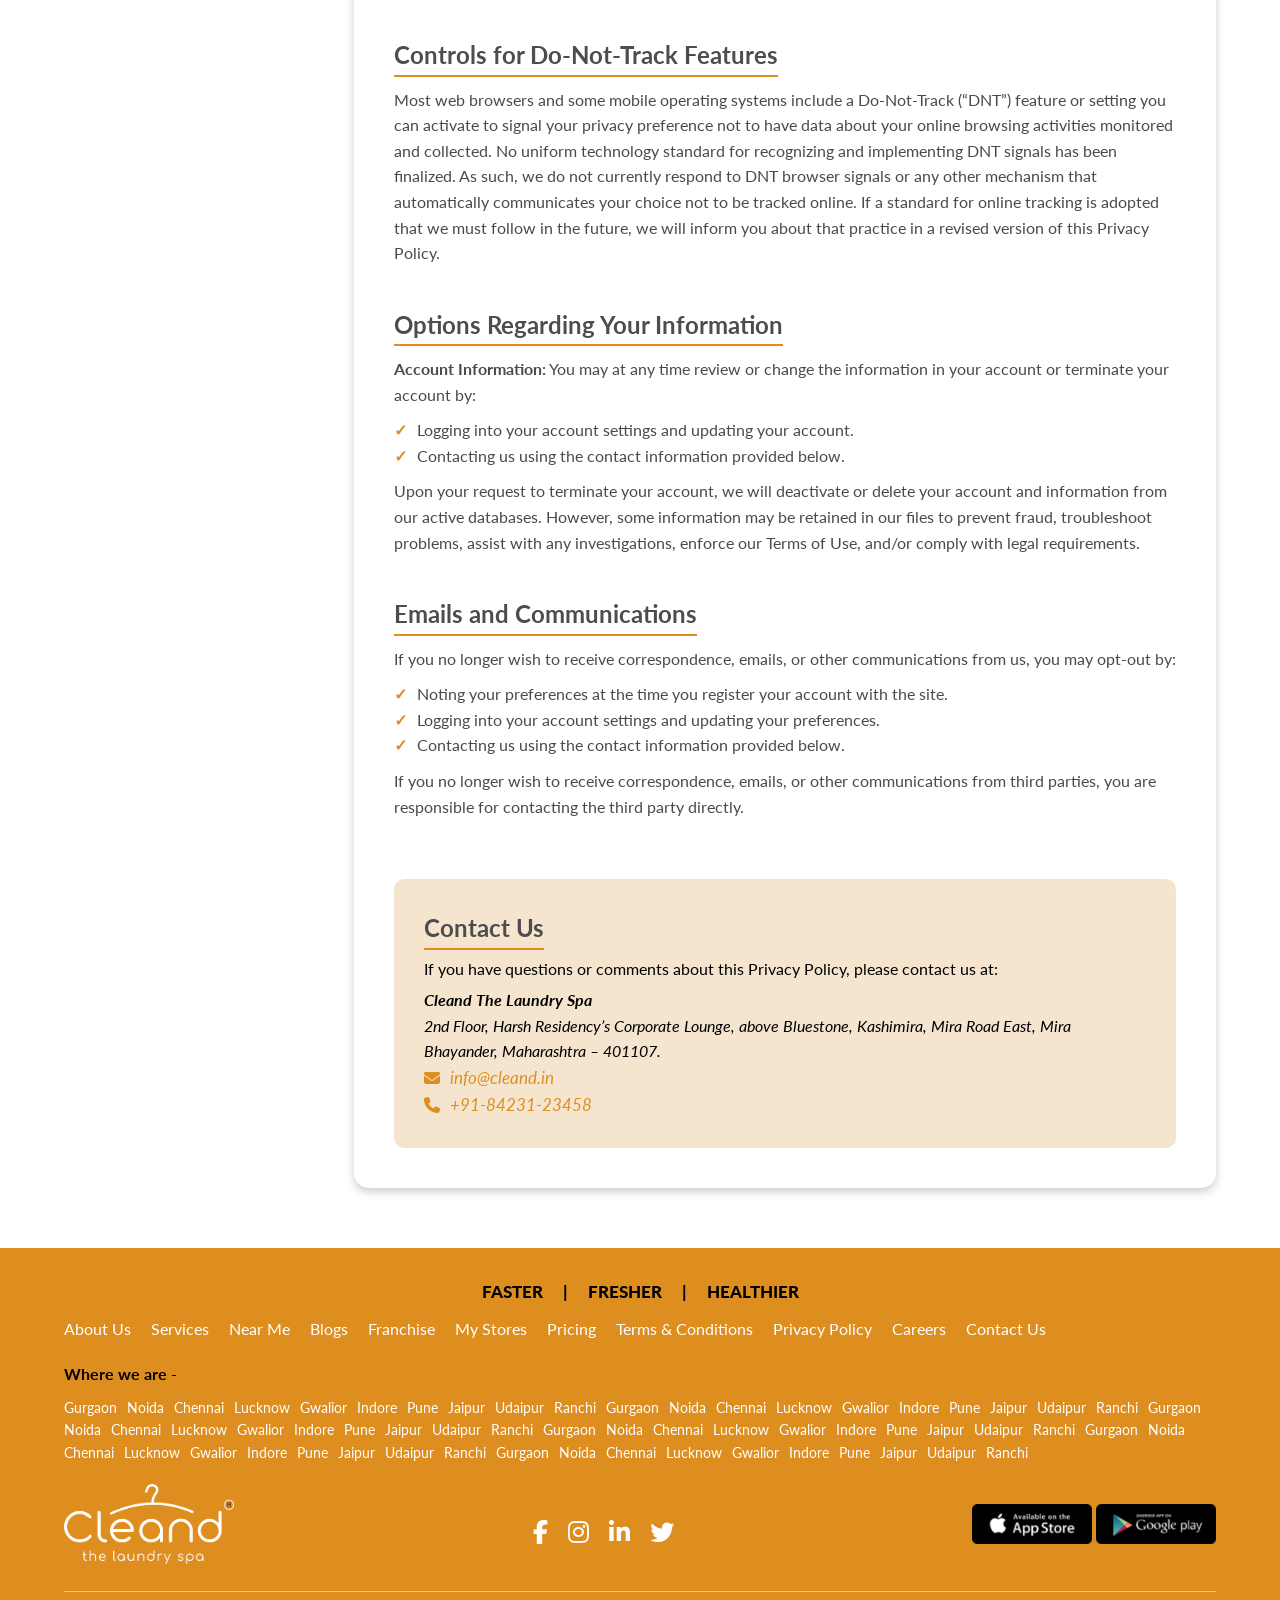
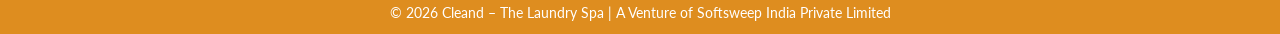
<file: privacy.html>
<!DOCTYPE html>
<html lang="en">

<head>
    <meta charset="UTF-8">
    <meta name="viewport" content="width=device-width, initial-scale=1.0">
    <title>Cleand - Privacy Policy</title>
    <link rel="icon" type="image/png" href="images/cleand-favicon.png">

    <link
        href="https://fonts.googleapis.com/css2?family=Lato:ital,wght@0,100;0,300;0,400;0,700;0,900;1,100;1,300;1,400;1,700;1,900&display=swap"
        rel="stylesheet">

    <link rel="stylesheet" href="https://cdnjs.cloudflare.com/ajax/libs/font-awesome/6.0.0-beta3/css/all.min.css">
    <link rel="stylesheet" href="https://cdnjs.cloudflare.com/ajax/libs/font-awesome/6.5.1/css/all.min.css">

    <link rel="stylesheet" href="style.css">
    <link rel="stylesheet" href="responsive.css">
</head>


<body>

    <!-- fixed buttons on screen -->
    <div class="fixed-on-screen">
        <!-- Call Button -->
        <div class="button-container call-container" onclick="callPhone()">
            <i class="fas fa-phone icon"></i>
            <span class="label call-label">Call Us</span>
        </div>
        <!-- Email Button -->
        <div class="button-container app-container" onclick="downloadApp()">
            <div class="icon-box">
                <i class="fab fa-google-play icon"></i>
                <i class="fab fa-apple icon"></i>
            </div>
            <span class="label app-label">Download App</span>
        </div>

        <!-- Whatsapp Button -->
        <div class="button-container whatsapp-container" onclick="sendWhatsapp()">
            <i class="fab fa-whatsapp icon"></i>
            <span class="label whatsapp-label">Whatsapp Us</span>
        </div>
    </div>

    <header class="header">
        <div class="section-container">
            <div class="header-container">
                <a href="index.html" class="logo">
                    <img src="images/cleand-R-logo.png" alt="Logo">
                </a>

                <button class="mobile-nav-toggle" aria-label="Toggle navigation">
                    <span class="bar"></span>
                    <span class="bar"></span>
                    <span class="bar"></span>
                </button>

                <nav class="navmenu">
                    <ul>
                        <li><a href="index.html">Home</a></li>
                        <li><a href="services.html">Services</a></li>
                        <li><a href="pricing.html">Pricing</a></li>
                        <li><a href="store.html">Our Stores</a></li>
                        <li><a href="franchise.html">Get Franchise</a></li>
                        <li><a href="blogs.html">Blogs</a></li>
                        <li><a href="contact.html">Contact</a></li>
                    </ul>
                </nav>
            </div>
        </div>
    </header>


    <div class="section-container">

        <div class="privacy-wrapper slide-up">
            <nav class="privacy-nav">
                <ul>
                    <li><a href="#intro">Introduction</a></li>
                    <li><a href="#collection">Information Collection</a></li>
                    <li><a href="#usage">How We Use Data</a></li>
                    <li><a href="#disclosure">Disclosure</a></li>
                    <li><a href="#security">Security</a></li>
                    <li><a href="#pchildren">Policy for Children</a></li>
                    <li><a href="#controls">Controls</a></li>
                    <li><a href="#options">Options</a></li>
                    <li><a href="#communications">Communications</a></li>
                    <li><a href="#contact">Contact Us</a></li>
                </ul>
            </nav>

            <main class="privacy-content">
                <header>
                    <h1>Privacy Policy</h1>
                    <p class="last-updated">Last Updated: March 7, 2026</p>
                </header>

                <section id="intro" class="slide-up">
                    <p>Welcome to <strong>Cleand The Laundry Spa.</strong> Your privacy is important to us, and we are
                        committed to protecting it. This Privacy Policy explains how we collect, use, disclose, and
                        safeguard your information when you visit our website, <strong>cleand.in</strong>. Please read
                        this Privacy Policy carefully. If you do not agree with the terms of this Privacy Policy, please
                        do not access the site.
                </section>

                <section id="collection" class="slide-up">
                    <h2>Information We Collect</h2>
                    <p class="section-des">We may collect information about you in a variety of ways. The information we
                        may collect on the site includes:</p>
                    <div class="data-card">
                        <h3>Personal Data</h3>
                        <p>Personally identifiable information, such as your name, shipping address, email address, and
                            telephone number, and demographic information, such as your age, gender, hometown, and
                            interests, that you voluntarily give to us when you register with the site or when you
                            choose to participate in various activities related to the site, such as online chat and
                            message boards.</p>
                    </div>
                    <div class="data-card">
                        <h3>Derivative Data</h3>
                        <p>Information our servers automatically collect when you access the site, such as your IP
                            address, your browser type, your operating system, your access times, and the pages you have
                            viewed directly before and after accessing the site.</p>
                    </div>
                    <div class="data-card">
                        <h3>Financial Data</h3>
                        <p>Financial information, such as data related to your payment method (e.g., valid credit card
                            number, card brand, expiration date) that we may collect when you purchase, order, return,
                            exchange, or request information about our services from the site. We store only very
                            limited, if any, financial information that we collect.</p>
                    </div>
                    <div class="data-card">
                        <h3>Derivative & Mobile Data</h3>
                        <p>Device information, such as your mobile device ID, model, and manufacturer, and information
                            about the location of your device, if you access the site from a mobile device.</p>
                    </div>
                </section>

                <section id="usage" class="slide-up">
                    <h2>Use of Your Information</h2>
                    <p class="section-des">Having accurate information about you permits us to provide you with a
                        smooth, efficient, and customized experience. Specifically, we may use information collected
                        about you via the site to:</p>
                    <ul class="check-list">
                        <li>Create and manage your account.</li>
                        <li>Process your transactions and send you related information, including purchase confirmations
                            and invoices.</li>
                        <li>Send you technical notices, updates, security alerts, and support and administrative
                            messages.</li>
                        <li>Respond to your comments, questions, and requests, and provide customer service.</li>
                        <li>Communicate with you about products, services, offers, promotions, and events, and provide
                            news and information we think will be of interest to you.</li>
                        <li>Monitor and analyze trends, usage, and activities in connection with our services.</li>
                        <li>Develop new products, services, features, and functionality.</li>
                        <li>Detect, investigate, and prevent fraudulent transactions and other illegal activities and
                            protect the rights and property of <strong>Cleand The Laundry Spa</strong> and others.</li>
                        <li>Comply with legal requirements.</li>
                    </ul>
                </section>

                <section id="disclosure" class="slide-up">
                    <h2>Disclosure of Your Information</h2>
                    <p class="section-des">We may share information we have collected about you in certain situations.
                        Your information may be disclosed as follows:</p>
                    <div class="data-card">
                        <h3>By Law or to Protect Rights</h3>
                        <p>If we believe the release of information about you is necessary to respond to legal process,
                            to investigate or remedy potential violations of our policies, or to protect the rights,
                            property, and safety of others, we may share your information as permitted or required by
                            any applicable law, rule, or regulation.</p>
                    </div>
                    <div class="data-card">
                        <h3>Third-Party Service Providers</h3>
                        <p>We may share your information with third parties that perform services for us or on our
                            behalf, including payment processing, data analysis, email delivery, hosting services,
                            customer service, and marketing assistance.</p>
                    </div>
                    <div class="data-card">
                        <h3>Business Transfers</h3>
                        <p>We may share or transfer your information in connection with, or during negotiations of, any
                            merger, sale of company assets, financing, or acquisition of all or a portion of our
                            business to another company.</p>
                    </div>
                    <div class="data-card">
                        <h3>Affiliates</h3>
                        <p>We may share your information with our affiliates, in which case we will require those
                            affiliates to honor this Privacy Policy. Affiliates include our parent company and any
                            subsidiaries, joint venture partners, or other companies that we control or that are under
                            common control with us.</p>
                    </div>
                    <div class="data-card">
                        <h3>Marketing Communications</h3>
                        <p>With your consent, or with an opportunity for you to withdraw consent, we may share your
                            information with third parties for marketing purposes, as permitted by law.</p>
                    </div>
                    <div class="data-card">
                        <h3>Online Postings</h3>
                        <p>When you post comments, contributions, or other content to the site, your posts may be viewed
                            by all users and may be publicly distributed outside the site in perpetuity.</p>
                    </div>
                    <div class="data-card">
                        <h3>Other Third Parties</h3>
                        <p>We may share your information with advertisers and investors for the purpose of conducting
                            general business analysis. We may also share your information with such third parties for
                            marketing purposes, as permitted by law.</p>
                    </div>
                </section>

                <section id="security" class="slide-up">
                    <h2>Security of Your Information</h2>
                    <p class="section-des">We use administrative, technical, and physical security measures to help
                        protect your personal information. While we have taken reasonable steps to secure the personal
                        information you provide to us, please be aware that despite our efforts, no security measures
                        are perfect or impenetrable, and no method of data transmission can be guaranteed against any
                        interception or other type of misuse.</p>
                </section>

                <section id="pchildren" class="slide-up">
                    <h2>Policy for Children</h2>
                    <p class="section-des">We do not knowingly solicit information from or market to children under the
                        age of 13. If we learn that we have collected personal information from a child under age 13
                        without verification of parental consent, we will delete that information as quickly as
                        possible. If you believe we might have any information from or about a child under 13, please
                        contact us at the provided contact information.</p>
                </section>

                <section id="controls" class="slide-up">
                    <h2>Controls for Do-Not-Track Features</h2>
                    <p class="section-des">Most web browsers and some mobile operating systems include a Do-Not-Track
                        (“DNT”) feature or setting you can activate to signal your privacy preference not to have data
                        about your online browsing activities monitored and collected. No uniform technology standard
                        for recognizing and implementing DNT signals has been finalized. As such, we do not currently
                        respond to DNT browser signals or any other mechanism that automatically communicates your
                        choice not to be tracked online. If a standard for online tracking is adopted that we must
                        follow in the future, we will inform you about that practice in a revised version of this
                        Privacy Policy.</p>
                </section>

                <section id="options" class="slide-up">
                    <h2>Options Regarding Your Information</h2>
                    <p class="section-des"><strong>Account Information:</strong> You may at any time review or change
                        the information in your account or terminate your account by:</p>
                    <ul class="check-list">
                        <li>Logging into your account settings and updating your account.</li>
                        <li>Contacting us using the contact information provided below.</li>
                    </ul>
                    <p class="section-des">Upon your request to terminate your account, we will deactivate or delete
                        your account and information from our active databases. However, some information may be
                        retained in our files to prevent fraud, troubleshoot problems, assist with any investigations,
                        enforce our Terms of Use, and/or comply with legal requirements.</p>
                </section>

                <section id="communications" class="slide-up">
                    <h2>Emails and Communications</h2>
                    <p class="section-des">If you no longer wish to receive correspondence, emails, or other
                        communications from us, you may opt-out by:</p>
                    <ul class="check-list">
                        <li>Noting your preferences at the time you register your account with the site.</li>
                        <li>Logging into your account settings and updating your preferences.</li>
                        <li>Contacting us using the contact information provided below.</li>
                    </ul>
                    <p class="section-des">If you no longer wish to receive correspondence, emails, or other
                        communications from third parties, you are responsible for contacting the third party directly.
                    </p>
                </section>

                <section id="contact" class="contact-box slide-up">
                    <h2>Contact Us</h2>
                    <p>If you have questions or comments about this Privacy Policy, please contact us at:</p>
                    <address>
                        <strong>Cleand The Laundry Spa</strong><br>
                        2nd Floor, Harsh Residency’s Corporate Lounge, above Bluestone, Kashimira, Mira Road East, Mira
                        Bhayander, Maharashtra – 401107.<br>
                        <i class="fa-solid fa-envelope"></i> <a href="mailto:info@cleand.in">info@cleand.in</a><br>
                        <i class="fa-solid fa-phone"></i> <a href="tel:+918982123458">+91-84231-23458</a>
                    </address>
                </section>
            </main>
        </div>

    </div>


    <footer class="footer">
        <div class="section-container slide-up">
            <div class="footer-top-bar">
                <span>FASTER</span>
                <span>|</span>
                <span>FRESHER</span>
                <span>|</span>
                <span>HEALTHIER</span>
            </div>

            <ul class="footer-nav-links">
                <li><a href="about.html">About Us</a></li>
                <li><a href="services.html">Services</a></li>
                <li><a href="near-me.html">Near Me</a></li>
                <li><a href="blogs.html">Blogs</a></li>
                <li><a href="franchise.html">Franchise</a></li>
                <li><a href="store.html">My Stores</a></li>
                <li><a href="pricing.html">Pricing</a></li>
                <li><a href="terms.html">Terms & Conditions</a></li>
                <li><a href="privacy.html">Privacy Policy</a></li>
                <li><a href="career.html">Careers</a></li>
                <li><a href="contact.html">Contact Us</a></li>
            </ul>

            <div class="footer-city">
                <h4>Where we are -</h4>

                <ul class="footer-nav-links footer-nav-links-city">
                    <li><a href="city.html">Gurgaon</a></li>
                    <li><a href="city.html">Noida</a></li>
                    <li><a href="city.html">Chennai</a></li>
                    <li><a href="city.html">Lucknow</a></li>
                    <li><a href="city.html">Gwalior</a></li>
                    <li><a href="city.html">Indore</a></li>
                    <li><a href="city.html">Pune</a></li>
                    <li><a href="city.html">Jaipur</a></li>
                    <li><a href="city.html">Udaipur</a></li>
                    <li><a href="city.html">Ranchi</a></li>
                    <li><a href="city.html">Gurgaon</a></li>
                    <li><a href="city.html">Noida</a></li>
                    <li><a href="city.html">Chennai</a></li>
                    <li><a href="city.html">Lucknow</a></li>
                    <li><a href="city.html">Gwalior</a></li>
                    <li><a href="city.html">Indore</a></li>
                    <li><a href="city.html">Pune</a></li>
                    <li><a href="city.html">Jaipur</a></li>
                    <li><a href="city.html">Udaipur</a></li>
                    <li><a href="city.html">Ranchi</a></li>
                    <li><a href="city.html">Gurgaon</a></li>
                    <li><a href="city.html">Noida</a></li>
                    <li><a href="city.html">Chennai</a></li>
                    <li><a href="city.html">Lucknow</a></li>
                    <li><a href="city.html">Gwalior</a></li>
                    <li><a href="city.html">Indore</a></li>
                    <li><a href="city.html">Pune</a></li>
                    <li><a href="city.html">Jaipur</a></li>
                    <li><a href="city.html">Udaipur</a></li>
                    <li><a href="city.html">Ranchi</a></li>
                    <li><a href="city.html">Gurgaon</a></li>
                    <li><a href="city.html">Noida</a></li>
                    <li><a href="city.html">Chennai</a></li>
                    <li><a href="city.html">Lucknow</a></li>
                    <li><a href="city.html">Gwalior</a></li>
                    <li><a href="city.html">Indore</a></li>
                    <li><a href="city.html">Pune</a></li>
                    <li><a href="city.html">Jaipur</a></li>
                    <li><a href="city.html">Udaipur</a></li>
                    <li><a href="city.html">Ranchi</a></li>
                    <li><a href="city.html">Gurgaon</a></li>
                    <li><a href="city.html">Noida</a></li>
                    <li><a href="city.html">Chennai</a></li>
                    <li><a href="city.html">Lucknow</a></li>
                    <li><a href="city.html">Gwalior</a></li>
                    <li><a href="city.html">Indore</a></li>
                    <li><a href="city.html">Pune</a></li>
                    <li><a href="city.html">Jaipur</a></li>
                    <li><a href="city.html">Udaipur</a></li>
                    <li><a href="city.html">Ranchi</a></li>
                    <li><a href="city.html">Gurgaon</a></li>
                    <li><a href="city.html">Noida</a></li>
                    <li><a href="city.html">Chennai</a></li>
                    <li><a href="city.html">Lucknow</a></li>
                    <li><a href="city.html">Gwalior</a></li>
                    <li><a href="city.html">Indore</a></li>
                    <li><a href="city.html">Pune</a></li>
                    <li><a href="city.html">Jaipur</a></li>
                    <li><a href="city.html">Udaipur</a></li>
                    <li><a href="city.html">Ranchi</a></li>
                </ul>
            </div>

            <div class="footer-main">
                <div class="footer-logo">
                    <img src="images/cleand-R-logo-white.png" alt="">
                </div>
                <div class="social-icons">
                    <a href="https://www.facebook.com/profile.php?id=100087893991939" target="_blank"><i
                            class="fab fa-facebook-f"></i></a>
                    <a href="https://www.instagram.com/cleand.in/" target="_blank"><i class="fab fa-instagram"></i></a>
                    <a href="https://www.linkedin.com/company/vcleen/" target="_blank"><i
                            class="fab fa-linkedin-in"></i></a>
                    <a href="#" target="_blank"><i class="fab fa-twitter"></i></a>
                </div>
                <div class="footer-download">
                    <a href="https://apps.apple.com/in/app/cleand-the-laundry-spa/id6444508188" target="_blank"><img
                            src="images/appstore.png" alt=""></a>
                    <a href="https://play.google.com/store/apps/details?id=com.ctls.application" target="_blank"><img
                            src="images/googleplay.png" alt=""></a>
                </div>
            </div>

            <div class="footer-copyright">
                <p>&copy; 2026 Cleand – The Laundry Spa | A Venture of Softsweep India Private Limited</p>
            </div>
        </div>
    </footer>


    <!-- script for navbar -->
    <script>
        const mobileBtn = document.querySelector('.mobile-nav-toggle');
        const navMenu = document.querySelector('.navmenu');
        const navLinks = document.querySelectorAll('.navmenu a');

        // --- Active Link Logic ---
        const currentUrl = window.location.href;

        navLinks.forEach(link => {
            // Check if the link's href matches the current URL
            if (link.href === currentUrl) {
                link.classList.add('active');
            }
        });

        // --- Mobile Toggle Logic ---
        mobileBtn.addEventListener('click', () => {
            mobileBtn.classList.toggle('active');
            navMenu.classList.toggle('open');
        });

        // Close menu when a link is clicked
        navLinks.forEach(link => {
            link.addEventListener('click', () => {
                mobileBtn.classList.remove('active');
                navMenu.classList.remove('open');
            });
        });
    </script>

    <!-- fixed button on screen -->
    <script>
        function callPhone() {
            const phoneNumber = "918423123458";
            window.open(`tel:${phoneNumber}`, "_self");
        }
        function downloadApp() {
        }
        function sendWhatsapp() {
            const phoneNumber = "919663123457";
            const message = "Hello! I would like to inquire about your laundry services.";
            const url = `https://wa.me/${phoneNumber}?text=${encodeURIComponent(message)}`;
            window.open(url, "_blank");
        }
    </script>

    <!-- script for slide up animation -->
    <script>
        document.addEventListener('DOMContentLoaded', () => {

            // Create the "Eye" (Observer)
            const slideUpObserver = new IntersectionObserver((entries) => {
                entries.forEach(entry => {
                    // If the element enters the screen
                    if (entry.isIntersecting) {
                        entry.target.classList.add('active');

                        // Once it has slid up, stop watching it (until refresh)
                        slideUpObserver.unobserve(entry.target);
                    }
                });
            }, {
                threshold: 0, // Starts when 0% of the element is visible
                rootMargin: "0px 0px -50px 0px" // Slight offset so it triggers before it hits the very bottom
            });

            // Find everything with the "slide-up" class and start watching it
            const slideUpElements = document.querySelectorAll('.slide-up');
            slideUpElements.forEach(el => slideUpObserver.observe(el));

        });
    </script>


</body>

</html>
</file>
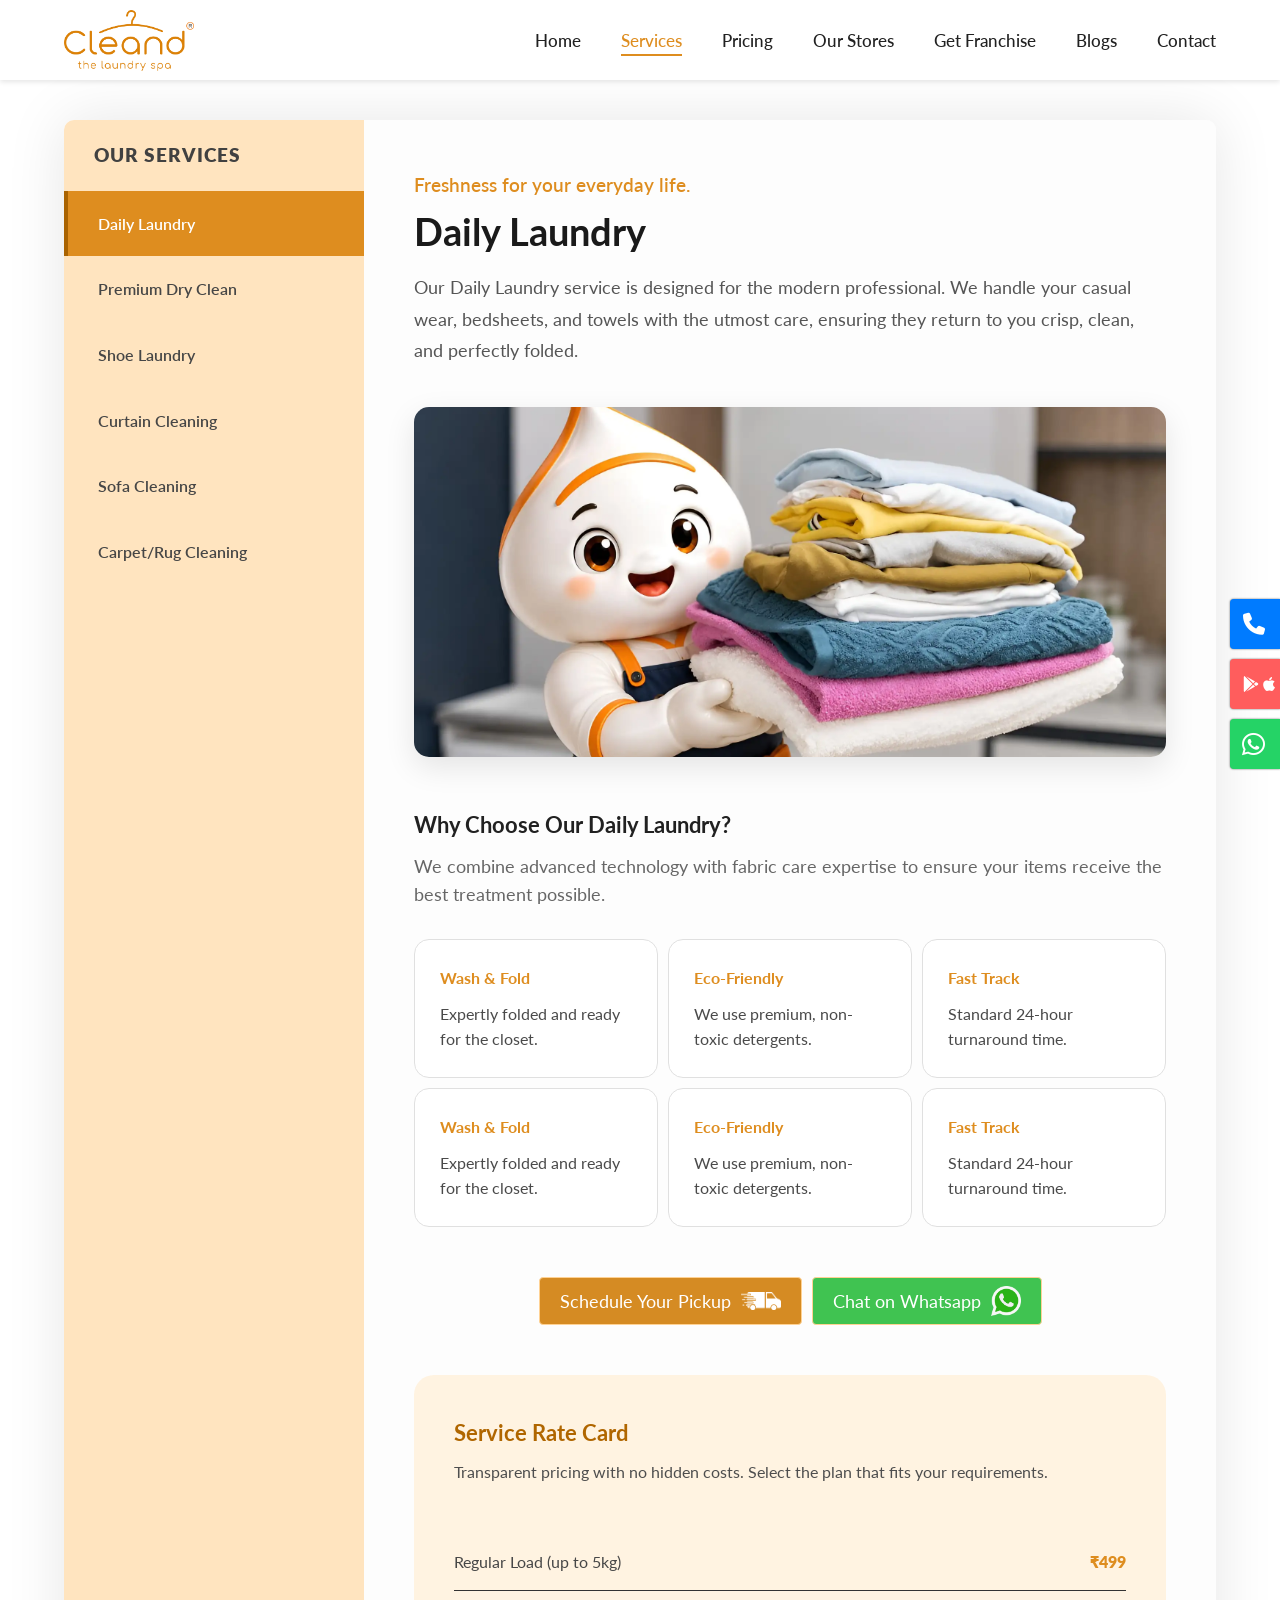
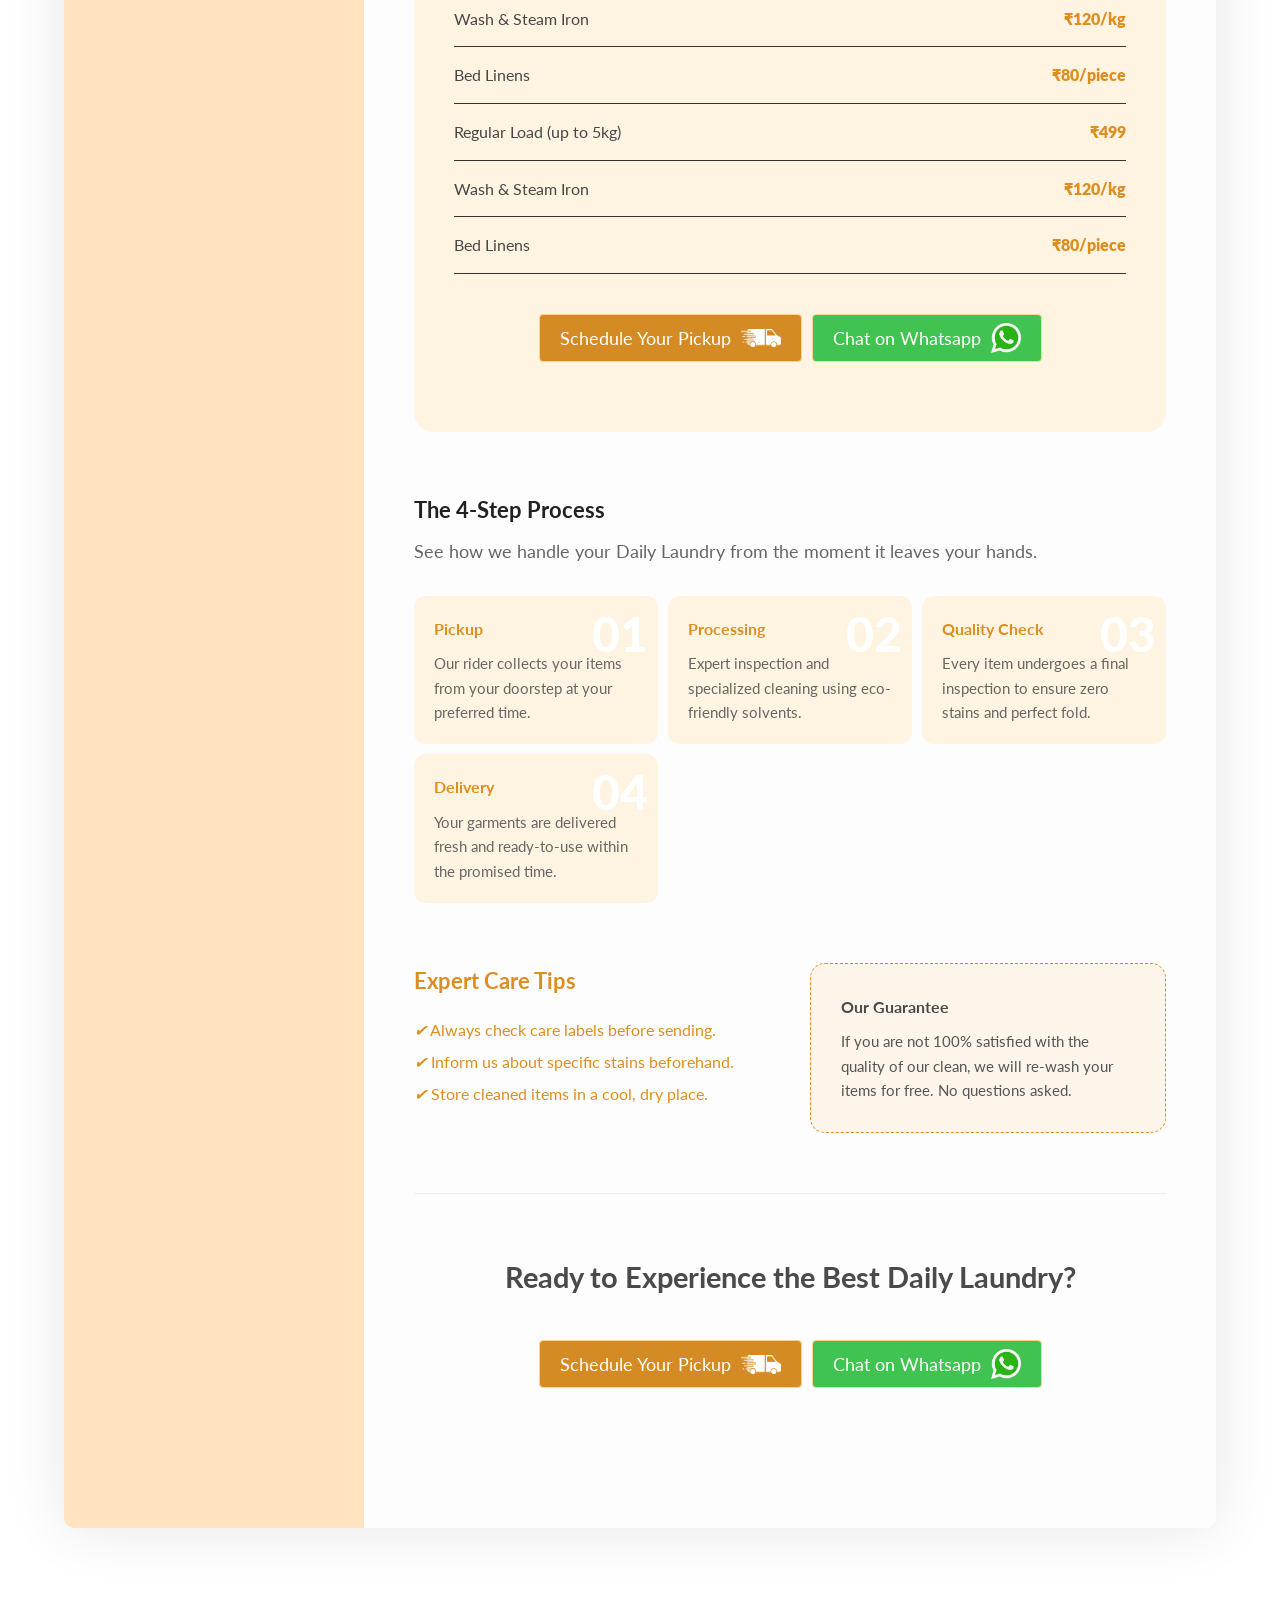
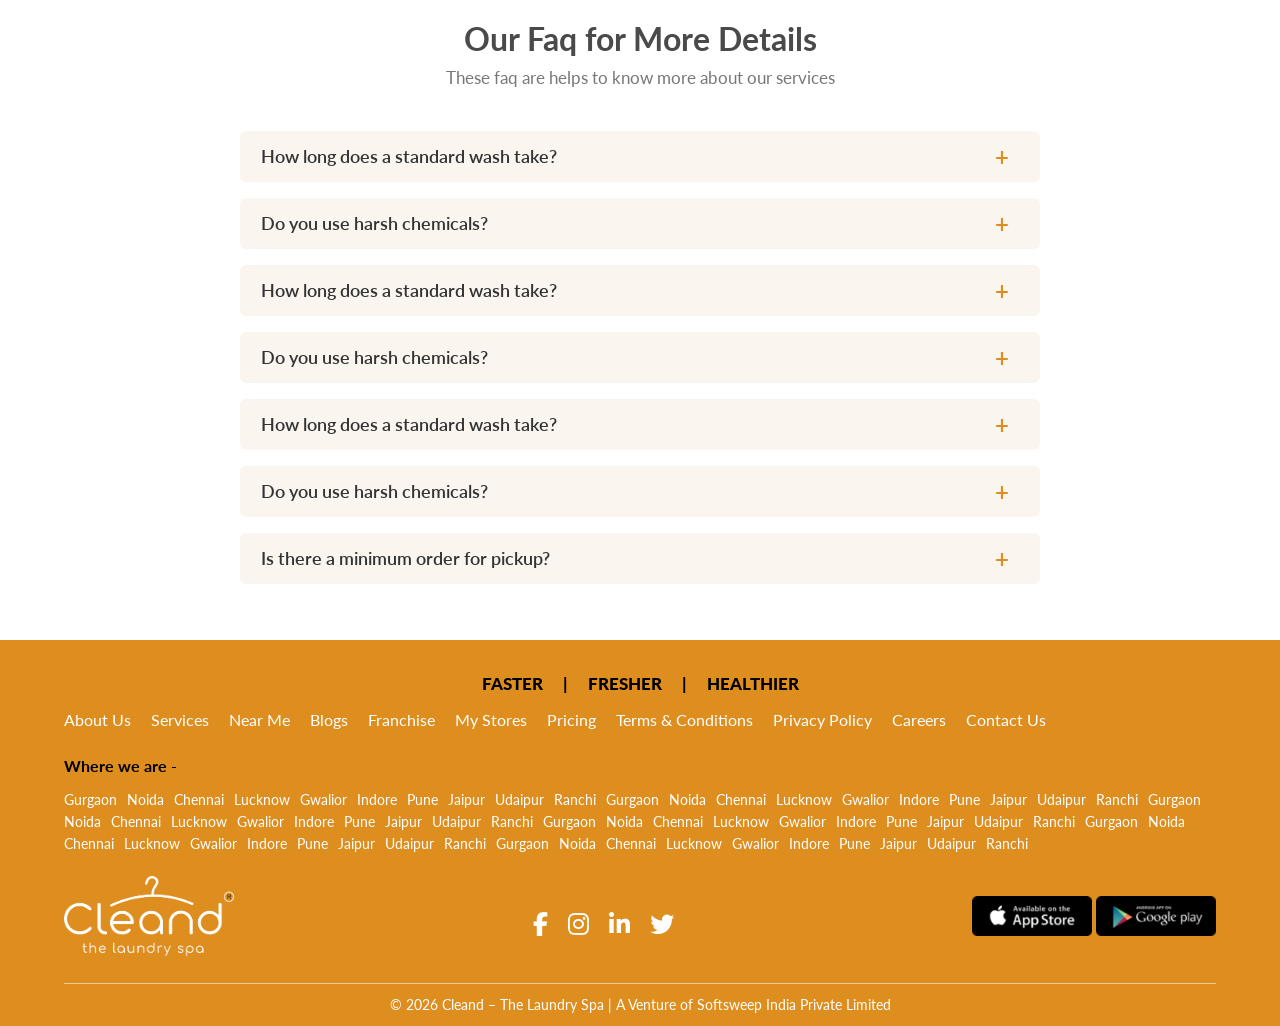
<file: services.html>
<!DOCTYPE html>
<html lang="en">

<head>
    <meta charset="UTF-8">
    <meta name="viewport" content="width=device-width, initial-scale=1.0">
    <title>Cleand - Our Services</title>
    <link rel="icon" type="image/png" href="images/cleand-favicon.png">

    <link
        href="https://fonts.googleapis.com/css2?family=Lato:ital,wght@0,100;0,300;0,400;0,700;0,900;1,100;1,300;1,400;1,700;1,900&display=swap"
        rel="stylesheet">

    <link rel="stylesheet" href="https://cdnjs.cloudflare.com/ajax/libs/font-awesome/6.0.0-beta3/css/all.min.css">
    <link rel="stylesheet" href="https://cdnjs.cloudflare.com/ajax/libs/font-awesome/6.5.1/css/all.min.css">

    <link rel="stylesheet" href="style.css">
    <link rel="stylesheet" href="responsive.css">
</head>

<style>
    .services-wrapper {
        display: flex;
        background: #fff;
        box-shadow: 0 0px 60px rgba(0, 0, 0, 0.1);
        border-radius: 10px;
        overflow: hidden;
    }

    /* Sidebar */
    .services-nav {
        width: 300px;
        background: #ffe4bf;
        padding: 20px 0;
    }

    .nav-brand-title {
        color: #414141;
        padding: 0 30px 20px;
        font-weight: 800;
        text-transform: uppercase;
        letter-spacing: 1px;
        font-size: 1.2rem;
    }

    .services-nav ul {
        list-style: none;
        padding: 0;
    }

    .menu-link {
        padding: 20px 30px;
        color: #464646;
        cursor: pointer;
        transition: 0.3s;
        border-left: 4px solid transparent;
        font-weight: 600;
    }

    .menu-link:hover {
        background: #ffd293;
    }

    .menu-link.active {
        background: #de8d1f;
        color: #ffffff;
        border-left: 4px solid #aa6300;
    }

    /* Right Side Content */
    .services-display {
        flex: 1;
        padding: 50px;
        background: #fdfdfd;
        overflow-y: auto;
    }

    .service-title {
        font-size: 2.4rem;
        margin-bottom: 10px;
        color: #1a1a1a;
    }

    .service-tagline {
        font-size: 1.2rem;
        color: #de8d1f;
        font-weight: 600;
        margin-bottom: 30px;
    }


    .service-main-image {
        width: 100%;
        height: 350px;
        margin-bottom: 40px;
        border-radius: 15px;
        overflow: hidden;
        box-shadow: 0 10px 30px rgba(0, 0, 0, 0.1);
    }

    .service-main-image img {
        width: 100%;
        height: 100%;
        object-fit: cover;
        transition: transform 0.5s ease;
    }

    .service-main-image:hover img {
        transform: scale(1.03);
    }




    .service-long-desc {
        font-size: 1.1rem;
        line-height: 1.8;
        color: #555;
        margin-bottom: 40px;
    }



    .section-intro {
        margin-top: 50px;
        margin-bottom: 30px;
    }

    .section-intro h3 {
        font-size: 1.4rem;
        color: #212121;
        margin-bottom: 10px;
    }

    .section-intro p {
        color: #666;
        font-size: 1.1rem;
        max-width: 800px;
    }

    .features-grid {
        display: grid;
        grid-template-columns: repeat(auto-fit, minmax(210px, 1fr));
        gap: 10px;
        margin-bottom: 50px;
    }

    .feature-item {
        background: #fff;
        padding: 25px;
        border-radius: 15px;
        border: 1px solid #e0e0e0;
        transition: 0.3s;
    }

    .feature-item:hover {
        transform: translateY(-5px);
        box-shadow: 0 10px 20px rgba(0, 0, 0, 0.05);
    }

    .feature-item h4 {
        color: #de8d1f;
        margin-bottom: 10px;
    }


    .pricing-box {
        background: #fff3e1;
        color: #474747;
        padding: 40px;
        border-radius: 20px;
    }


    .pricing-header {
        margin-bottom: 30px;
        padding-bottom: 20px;
    }

    .pricing-header h3 {
        font-size: 1.4rem;
        color: #b06600;
        margin-bottom: 8px;
    }

    .pricing-header p {
        color: #4e4e4e;
        font-size: 1rem;
    }

    .price-row {
        display: flex;
        justify-content: space-between;
        padding: 15px 0;
        border-bottom: 1px solid #333;
    }

    .price-row:last-child {
        border: none;
    }

    .price-val {
        font-weight: 800;
        color: #de8d1f;
    }

    /* Animation */
    .fade-in {
        animation: fadeIn 0.6s ease forwards;
    }

    @keyframes fadeIn {
        from {
            opacity: 0;
            transform: translateX(20px);
        }

        to {
            opacity: 1;
            transform: translateX(0);
        }
    }

    @media (max-width: 900px) {
        .services-wrapper {
            flex-direction: column;
        }

        .services-nav {
            width: 100%;
        }
    }






    /* Process Steps Styling */
    .process-container {
        display: grid;
        grid-template-columns: repeat(auto-fit, minmax(200px, 1fr));
        gap: 10px;
        margin-top: 30px;
    }

    .process-step {
        position: relative;
        padding: 20px;
        background: #fff3e1;
        border-radius: 12px;
    }

    .step-num {
        font-size: 3rem;
        font-weight: 900;
        color: #ffffff;
        position: absolute;
        top: 0;
        right: 10px;
        z-index: 1;
    }

    .process-step h4,
    .process-step p {
        position: relative;
        z-index: 2;
    }

    .process-step h4 {
        color: #de8d1f;
        margin-bottom: 10px;
    }

    .process-step p {
        font-size: 0.95rem;
        color: #666;
    }

    /* Responsive Fix */
    @media (max-width: 600px) {
        .info-footer-grid {
            grid-template-columns: 1fr !important;
        }
    }




    .info-footer-grid {
        margin-top: 60px;
        display: grid;
        grid-template-columns: 1fr 1fr;
        gap: 40px;
    }

    .care-tips h4 {
        color: #de8d1f;
        margin-bottom: 15px;
        font-size: 1.4rem;
    }

    .care-tips ul {
        list-style: none;
        padding: 0;
        line-height: 2;
    }

    .care-tips ul li {
        color: #de8d1f;
        margin-right: 10px;
    }

    .guarantee-box {
        background: #fdf5e9;
        padding: 30px;
        border-radius: 15px;
        border: 1px dashed #de8d1f;
    }

    .guarantee-box h4 {
        margin-bottom: 10px;
    }

    .guarantee-box p {
        font-size: 0.95rem;
        color: #555;
    }



    .final-cta {
        text-align: center;
        padding: 60px 0;
        border-top: 1px solid #eee;
        margin-top: 60px;
    }

    .final-cta h2 {
        font-size: 1.8rem;
        margin-bottom: 20px;
    }
</style>

<body>

    <!-- fixed buttons on screen -->
    <div class="fixed-on-screen">
        <!-- Call Button -->
        <div class="button-container call-container" onclick="callPhone()">
            <i class="fas fa-phone icon"></i>
            <span class="label call-label">Call Us</span>
        </div>
        <!-- Email Button -->
        <div class="button-container app-container" onclick="downloadApp()">
            <div class="icon-box">
                <i class="fab fa-google-play icon"></i>
                <i class="fab fa-apple icon"></i>
            </div>
            <span class="label app-label">Download App</span>
        </div>

        <!-- Whatsapp Button -->
        <div class="button-container whatsapp-container" onclick="sendWhatsapp()">
            <i class="fab fa-whatsapp icon"></i>
            <span class="label whatsapp-label">Whatsapp Us</span>
        </div>
    </div>

    <header class="header">
        <div class="section-container">
            <div class="header-container">
                <a href="index.html" class="logo">
                    <img src="images/cleand-R-logo.png" alt="Logo">
                </a>

                <button class="mobile-nav-toggle" aria-label="Toggle navigation">
                    <span class="bar"></span>
                    <span class="bar"></span>
                    <span class="bar"></span>
                </button>

                <nav class="navmenu">
                    <ul>
                        <li><a href="index.html">Home</a></li>
                        <li><a href="services.html">Services</a></li>
                        <li><a href="pricing.html">Pricing</a></li>
                        <li><a href="store.html">Our Stores</a></li>
                        <li><a href="franchise.html">Get Franchise</a></li>
                        <li><a href="blogs.html">Blogs</a></li>
                        <li><a href="contact.html">Contact</a></li>
                    </ul>
                </nav>
            </div>
        </div>
    </header>


    <section class="section-container" style="padding: 120px 0 60px;">
        <section class="services-wrapper">
            <aside class="services-nav">
                <div class="nav-brand-title">Our Services</div>
                <ul id="service-menu">
                </ul>
            </aside>

            <main class="services-display" id="display-area">
            </main>
        </section>

    </section>


    <section class="faq-section">
        <div class="section-container slide-up">
            <h2 class="section-title">Our Faq for More Details</h2>
            <p class="section-subtitle">These faq are helps to know more about our services</p>

            <div class="faq-grid slide-up">
                <div class="faq-column">
                    <div class="faq-item">
                        <button class="faq-question">How long does a standard wash take? <span
                                class="icon">+</span></button>
                        <div class="faq-answer">
                            <p>Our standard "Daily Laundry" service typically features a 24-hour turnaround time. For
                                urgent needs, we offer an Express Service that returns your clothes in under 12 hours.
                            </p>
                        </div>
                    </div>

                    <div class="faq-item">
                        <button class="faq-question">Do you use harsh chemicals? <span class="icon">+</span></button>
                        <div class="faq-answer">
                            <p>No, we pride ourselves on being eco-friendly. We use biodegradable detergents and
                                specialized hydrocarbon solvents for dry cleaning that are gentle on both your skin and
                                the environment.</p>
                        </div>
                    </div>

                    <div class="faq-item">
                        <button class="faq-question">How long does a standard wash take? <span
                                class="icon">+</span></button>
                        <div class="faq-answer">
                            <p>Our standard "Daily Laundry" service typically features a 24-hour turnaround time. For
                                urgent needs, we offer an Express Service that returns your clothes in under 12 hours.
                            </p>
                        </div>
                    </div>

                    <div class="faq-item">
                        <button class="faq-question">Do you use harsh chemicals? <span class="icon">+</span></button>
                        <div class="faq-answer">
                            <p>No, we pride ourselves on being eco-friendly. We use biodegradable detergents and
                                specialized hydrocarbon solvents for dry cleaning that are gentle on both your skin and
                                the environment.</p>
                        </div>
                    </div>

                    <div class="faq-item">
                        <button class="faq-question">How long does a standard wash take? <span
                                class="icon">+</span></button>
                        <div class="faq-answer">
                            <p>Our standard "Daily Laundry" service typically features a 24-hour turnaround time. For
                                urgent needs, we offer an Express Service that returns your clothes in under 12 hours.
                            </p>
                        </div>
                    </div>

                    <div class="faq-item">
                        <button class="faq-question">Do you use harsh chemicals? <span class="icon">+</span></button>
                        <div class="faq-answer">
                            <p>No, we pride ourselves on being eco-friendly. We use biodegradable detergents and
                                specialized hydrocarbon solvents for dry cleaning that are gentle on both your skin and
                                the environment.</p>
                        </div>
                    </div>

                </div>

                <div class="faq-column">
                    <div class="faq-item">
                        <button class="faq-question">Is there a minimum order for pickup? <span
                                class="icon">+</span></button>
                        <div class="faq-answer">
                            <p>Yes, we have a small minimum order value of ₹500 for free home pickup and delivery.
                                Orders below this amount will incur a nominal convenience fee of ₹50.</p>
                        </div>
                    </div>

                </div>
            </div>
        </div>
    </section>


    <footer class="footer">
        <div class="section-container slide-up">
            <div class="footer-top-bar">
                <span>FASTER</span>
                <span>|</span>
                <span>FRESHER</span>
                <span>|</span>
                <span>HEALTHIER</span>
            </div>

            <ul class="footer-nav-links">
                <li><a href="about.html">About Us</a></li>
                <li><a href="services.html">Services</a></li>
                <li><a href="near-me.html">Near Me</a></li>
                <li><a href="blogs.html">Blogs</a></li>
                <li><a href="franchise.html">Franchise</a></li>
                <li><a href="store.html">My Stores</a></li>
                <li><a href="pricing.html">Pricing</a></li>
                <li><a href="terms.html">Terms & Conditions</a></li>
                <li><a href="privacy.html">Privacy Policy</a></li>
                <li><a href="career.html">Careers</a></li>
                <li><a href="contact.html">Contact Us</a></li>
            </ul>

            <div class="footer-city">
                <h4>Where we are -</h4>

                <ul class="footer-nav-links footer-nav-links-city">
                    <li><a href="city.html">Gurgaon</a></li>
                    <li><a href="city.html">Noida</a></li>
                    <li><a href="city.html">Chennai</a></li>
                    <li><a href="city.html">Lucknow</a></li>
                    <li><a href="city.html">Gwalior</a></li>
                    <li><a href="city.html">Indore</a></li>
                    <li><a href="city.html">Pune</a></li>
                    <li><a href="city.html">Jaipur</a></li>
                    <li><a href="city.html">Udaipur</a></li>
                    <li><a href="city.html">Ranchi</a></li>
                    <li><a href="city.html">Gurgaon</a></li>
                    <li><a href="city.html">Noida</a></li>
                    <li><a href="city.html">Chennai</a></li>
                    <li><a href="city.html">Lucknow</a></li>
                    <li><a href="city.html">Gwalior</a></li>
                    <li><a href="city.html">Indore</a></li>
                    <li><a href="city.html">Pune</a></li>
                    <li><a href="city.html">Jaipur</a></li>
                    <li><a href="city.html">Udaipur</a></li>
                    <li><a href="city.html">Ranchi</a></li>
                    <li><a href="city.html">Gurgaon</a></li>
                    <li><a href="city.html">Noida</a></li>
                    <li><a href="city.html">Chennai</a></li>
                    <li><a href="city.html">Lucknow</a></li>
                    <li><a href="city.html">Gwalior</a></li>
                    <li><a href="city.html">Indore</a></li>
                    <li><a href="city.html">Pune</a></li>
                    <li><a href="city.html">Jaipur</a></li>
                    <li><a href="city.html">Udaipur</a></li>
                    <li><a href="city.html">Ranchi</a></li>
                    <li><a href="city.html">Gurgaon</a></li>
                    <li><a href="city.html">Noida</a></li>
                    <li><a href="city.html">Chennai</a></li>
                    <li><a href="city.html">Lucknow</a></li>
                    <li><a href="city.html">Gwalior</a></li>
                    <li><a href="city.html">Indore</a></li>
                    <li><a href="city.html">Pune</a></li>
                    <li><a href="city.html">Jaipur</a></li>
                    <li><a href="city.html">Udaipur</a></li>
                    <li><a href="city.html">Ranchi</a></li>
                    <li><a href="city.html">Gurgaon</a></li>
                    <li><a href="city.html">Noida</a></li>
                    <li><a href="city.html">Chennai</a></li>
                    <li><a href="city.html">Lucknow</a></li>
                    <li><a href="city.html">Gwalior</a></li>
                    <li><a href="city.html">Indore</a></li>
                    <li><a href="city.html">Pune</a></li>
                    <li><a href="city.html">Jaipur</a></li>
                    <li><a href="city.html">Udaipur</a></li>
                    <li><a href="city.html">Ranchi</a></li>
                    <li><a href="city.html">Gurgaon</a></li>
                    <li><a href="city.html">Noida</a></li>
                    <li><a href="city.html">Chennai</a></li>
                    <li><a href="city.html">Lucknow</a></li>
                    <li><a href="city.html">Gwalior</a></li>
                    <li><a href="city.html">Indore</a></li>
                    <li><a href="city.html">Pune</a></li>
                    <li><a href="city.html">Jaipur</a></li>
                    <li><a href="city.html">Udaipur</a></li>
                    <li><a href="city.html">Ranchi</a></li>
                </ul>
            </div>

            <div class="footer-main">
                <div class="footer-logo">
                    <img src="images/cleand-R-logo-white.png" alt="">
                </div>
                <div class="social-icons">
                    <a href="https://www.facebook.com/profile.php?id=100087893991939" target="_blank"><i
                            class="fab fa-facebook-f"></i></a>
                    <a href="https://www.instagram.com/cleand.in/" target="_blank"><i class="fab fa-instagram"></i></a>
                    <a href="https://www.linkedin.com/company/vcleen/" target="_blank"><i
                            class="fab fa-linkedin-in"></i></a>
                    <a href="#" target="_blank"><i class="fab fa-twitter"></i></a>
                </div>
                <div class="footer-download">
                    <a href="https://apps.apple.com/in/app/cleand-the-laundry-spa/id6444508188" target="_blank"><img
                            src="images/appstore.png" alt=""></a>
                    <a href="https://play.google.com/store/apps/details?id=com.ctls.application" target="_blank"><img
                            src="images/googleplay.png" alt=""></a>
                </div>
            </div>

            <div class="footer-copyright">
                <p>&copy; 2026 Cleand – The Laundry Spa | A Venture of Softsweep India Private Limited</p>
            </div>
        </div>
    </footer>


    <!-- script for navbar -->
    <script>
        const mobileBtn = document.querySelector('.mobile-nav-toggle');
        const navMenu = document.querySelector('.navmenu');
        const navLinks = document.querySelectorAll('.navmenu a');

        // --- Active Link Logic ---
        const currentUrl = window.location.href;

        navLinks.forEach(link => {
            // Check if the link's href matches the current URL
            if (link.href === currentUrl) {
                link.classList.add('active');
            }
        });

        // --- Mobile Toggle Logic ---
        mobileBtn.addEventListener('click', () => {
            mobileBtn.classList.toggle('active');
            navMenu.classList.toggle('open');
        });

        // Close menu when a link is clicked
        navLinks.forEach(link => {
            link.addEventListener('click', () => {
                mobileBtn.classList.remove('active');
                navMenu.classList.remove('open');
            });
        });
    </script>

    <!-- fixed button on screen -->
    <script>
        function callPhone() {
            const phoneNumber = "918423123458";
            window.open(`tel:${phoneNumber}`, "_self");
        }
        function downloadApp() {
        }
        function sendWhatsapp() {
            const phoneNumber = "919663123457";
            const message = "Hello! I would like to inquire about your laundry services.";
            const url = `https://wa.me/${phoneNumber}?text=${encodeURIComponent(message)}`;
            window.open(url, "_blank");
        }
    </script>

    <!-- script for slide up animation -->
    <script>
        document.addEventListener('DOMContentLoaded', () => {

            // Create the "Eye" (Observer)
            const slideUpObserver = new IntersectionObserver((entries) => {
                entries.forEach(entry => {
                    // If the element enters the screen
                    if (entry.isIntersecting) {
                        entry.target.classList.add('active');

                        // Once it has slid up, stop watching it (until refresh)
                        slideUpObserver.unobserve(entry.target);
                    }
                });
            }, {
                threshold: 0, // Starts when 0% of the element is visible
                rootMargin: "0px 0px -50px 0px" // Slight offset so it triggers before it hits the very bottom
            });

            // Find everything with the "slide-up" class and start watching it
            const slideUpElements = document.querySelectorAll('.slide-up');
            slideUpElements.forEach(el => slideUpObserver.observe(el));

        });
    </script>


    <!-- for services nav system -->
    <script>
        const servicesData = {
            "daily-laundry": {
                title: "Daily Laundry",
                image: "/images/services-laundry.webp",
                tagline: "Freshness for your everyday life.",
                desc: "Our Daily Laundry service is designed for the modern professional. We handle your casual wear, bedsheets, and towels with the utmost care, ensuring they return to you crisp, clean, and perfectly folded.",
                features: [
                    { name: "Wash & Fold", text: "Expertly folded and ready for the closet." },
                    { name: "Eco-Friendly", text: "We use premium, non-toxic detergents." },
                    { name: "Fast Track", text: "Standard 24-hour turnaround time." },
                    { name: "Wash & Fold", text: "Expertly folded and ready for the closet." },
                    { name: "Eco-Friendly", text: "We use premium, non-toxic detergents." },
                    { name: "Fast Track", text: "Standard 24-hour turnaround time." },
                ],
                pricing: [
                    { item: "Regular Load (up to 5kg)", price: "₹499" },
                    { item: "Wash & Steam Iron", price: "₹120/kg" },
                    { item: "Bed Linens", price: "₹80/piece" },
                    { item: "Regular Load (up to 5kg)", price: "₹499" },
                    { item: "Wash & Steam Iron", price: "₹120/kg" },
                    { item: "Bed Linens", price: "₹80/piece" }
                ]
            },
            "premium-dry": {
                title: "Premium Dry Clean",
                image: "/images/services-drycleaning.webp",
                tagline: "Luxury care for your finest fabrics.",
                desc: "For your suits, silk sarees, and designer wear. We use advanced eco-friendly solvents that remove deep stains while preserving the texture and color of your most precious garments.",
                features: [
                    { name: "Stain Expert", text: "Advanced pre-spotting for tough stains." },
                    { name: "Italian Press", text: "Hand-finished steam pressing." },
                    { name: "Protection", text: "Anti-moth and dust-proof packaging." },
                    { name: "Stain Expert", text: "Advanced pre-spotting for tough stains." },
                    { name: "Italian Press", text: "Hand-finished steam pressing." },
                    { name: "Protection", text: "Anti-moth and dust-proof packaging." },
                ],
                pricing: [
                    { item: "2-Piece Suit", price: "₹550" },
                    { item: "Silk Saree", price: "₹400" },
                    { item: "Designer Dress", price: "₹750+" },
                    { item: "2-Piece Suit", price: "₹550" },
                    { item: "Silk Saree", price: "₹400" },
                    { item: "Designer Dress", price: "₹750+" },
                ]
            },
            "shoe-laundry": {
                title: "Shoe Laundry",
                image: "/images/services-shoe-cleaning.webp",
                tagline: "Step out in style, every single time.",
                desc: "Your shoes take a beating. Our specialist technicians deep clean, deodorize, and restore your footwear—from high-performance sneakers to luxury leather formals.",
                features: [
                    { name: "Deep Scrub", text: "Internal and external grime removal." },
                    { name: "Sole Revive", text: "Mid-sole whitening and repair." },
                    { name: "Suede Care", text: "Specialized brushing for soft textures." },
                    { name: "Deep Scrub", text: "Internal and external grime removal." },
                    { name: "Sole Revive", text: "Mid-sole whitening and repair." },
                    { name: "Suede Care", text: "Specialized brushing for soft textures." },
                ],
                pricing: [
                    { item: "Sport Sneakers", price: "₹299" },
                    { item: "Leather Formals", price: "₹399" },
                    { item: "Luxury/Heels", price: "₹599" },
                    { item: "Sport Sneakers", price: "₹299" },
                    { item: "Leather Formals", price: "₹399" },
                    { item: "Luxury/Heels", price: "₹599" },
                ]
            },
            "curtain-cleaning": {
                title: "Curtain Cleaning",
                image: "/images/services-curtain-cleaning.webp",
                tagline: "Freshness for your everyday life.",
                desc: "Our Curtain Cleaning service is designed for the modern professional. We handle your casual wear, bedsheets, and towels with the utmost care, ensuring they return to you crisp, clean, and perfectly folded.",
                features: [
                    { name: "Wash & Fold", text: "Expertly folded and ready for the closet." },
                    { name: "Eco-Friendly", text: "We use premium, non-toxic detergents." },
                    { name: "Fast Track", text: "Standard 24-hour turnaround time." },
                    { name: "Wash & Fold", text: "Expertly folded and ready for the closet." },
                    { name: "Eco-Friendly", text: "We use premium, non-toxic detergents." },
                    { name: "Fast Track", text: "Standard 24-hour turnaround time." },
                ],
                pricing: [
                    { item: "Regular Load (up to 5kg)", price: "₹499" },
                    { item: "Wash & Steam Iron", price: "₹120/kg" },
                    { item: "Bed Linens", price: "₹80/piece" },
                    { item: "Regular Load (up to 5kg)", price: "₹499" },
                    { item: "Wash & Steam Iron", price: "₹120/kg" },
                    { item: "Bed Linens", price: "₹80/piece" }
                ]
            },
            "sofa-cleaning": {
                title: "Sofa Cleaning",
                image: "/images/services-sofa-cleaning.webp",
                tagline: "Luxury care for your finest fabrics.",
                desc: "Cleand’s sofa cleaning service is designed to refresh upholstery with professional care, helping remove surface dirt, odour, and deep-seated impurities while preserving the fabric’s texture and finish. It is a simple way to keep your living space cleaner, fresher, and more inviting.",
                features: [
                    { name: "Stain Expert", text: "Advanced pre-spotting for tough stains." },
                    { name: "Italian Press", text: "Hand-finished steam pressing." },
                    { name: "Protection", text: "Anti-moth and dust-proof packaging." },
                    { name: "Stain Expert", text: "Advanced pre-spotting for tough stains." },
                    { name: "Italian Press", text: "Hand-finished steam pressing." },
                    { name: "Protection", text: "Anti-moth and dust-proof packaging." },
                ],
                pricing: [
                    { item: "2-Piece Suit", price: "₹550" },
                    { item: "Silk Saree", price: "₹400" },
                    { item: "Designer Dress", price: "₹750+" },
                    { item: "2-Piece Suit", price: "₹550" },
                    { item: "Silk Saree", price: "₹400" },
                    { item: "Designer Dress", price: "₹750+" },
                ]
            },
            "carpet-leaning": {
                title: "Carpet/Rug Cleaning",
                image: "/images/services-carpet-cleaning.webp",
                tagline: "Step out in style, every single time.",
                desc: "Daily use can leave carpets and rugs looking dull and feeling less fresh. Cleand helps restore cleanliness and comfort through careful, professional cleaning that lifts dust, odour, and hidden build-up while treating the fabric with the care it deserves.",
                features: [
                    { name: "Deep Scrub", text: "Internal and external grime removal." },
                    { name: "Sole Revive", text: "Mid-sole whitening and repair." },
                    { name: "Suede Care", text: "Specialized brushing for soft textures." },
                    { name: "Deep Scrub", text: "Internal and external grime removal." },
                    { name: "Sole Revive", text: "Mid-sole whitening and repair." },
                    { name: "Suede Care", text: "Specialized brushing for soft textures." },
                ],
                pricing: [
                    { item: "Sport Sneakers", price: "₹299" },
                    { item: "Leather Formals", price: "₹399" },
                    { item: "Luxury/Heels", price: "₹599" },
                    { item: "Sport Sneakers", price: "₹299" },
                    { item: "Leather Formals", price: "₹399" },
                    { item: "Luxury/Heels", price: "₹599" },
                ]
            }

        };

        function renderService(id) {
            const data = servicesData[id];
            const display = document.getElementById('display-area');

            // Create the Content Template
            let html = `
        <div class="fade-in">
            <span class="service-tagline">${data.tagline}</span>
            <h2 class="service-title">${data.title}</h2>
            <p class="service-long-desc">${data.desc}</p>

            <div class="service-main-image">
                <img src="${data.image}" alt="${data.title}" />
            </div>

            <div class="section-intro">
                <h3>Why Choose Our ${data.title}?</h3>
                <p>We combine advanced technology with fabric care expertise to ensure your items receive the best treatment possible.</p>
            </div>
            
            <div class="features-grid">
                ${data.features.map(f => `
                    <div class="feature-item">
                        <h4>${f.name}</h4>
                        <p>${f.text}</p>
                    </div>
                `).join('')}
            </div>

            <div class="btn-container" style="margin-bottom: 20px">
                <button class="pickup-btn btn">Schedule Your Pickup
                    <img src="/images/pickup-icon-white.webp" alt="">
                </button>
                <button class="whatsapp-btn btn" onclick="sendWhatsapp()">Chat on Whatsapp
                    <img src="/images/whatsapp-icon.webp" alt="">
                </button>
            </div>

            <div class="pricing-box">
                <div class="pricing-header">
                    <h3>Service Rate Card</h3>
                    <p>Transparent pricing with no hidden costs. Select the plan that fits your requirements.</p>
                </div>
                ${data.pricing.map(p => `
                    <div class="price-row">
                        <span>${p.item}</span>
                        <span class="price-val">${p.price}</span>
                    </div>
                `).join('')}
                <div class="btn-container" style="margin-top: 40px">
                    <button class="pickup-btn btn">Schedule Your Pickup
                        <img src="/images/pickup-icon-white.webp" alt="">
                    </button>
                    <button class="whatsapp-btn btn" onclick="sendWhatsapp()">Chat on Whatsapp
                        <img src="/images/whatsapp-icon.webp" alt="">
                    </button>
                </div>
            </div>

            <div class="section-intro" style="margin-top: 60px;">
                <h3>The 4-Step Process</h3>
                <p>See how we handle your ${data.title} from the moment it leaves your hands.</p>
            </div>

            <div class="process-container">
                <div class="process-step">
                    <div class="step-num">01</div>
                    <h4>Pickup</h4>
                    <p>Our rider collects your items from your doorstep at your preferred time.</p>
                </div>
                <div class="process-step">
                    <div class="step-num">02</div>
                    <h4>Processing</h4>
                    <p>Expert inspection and specialized cleaning using eco-friendly solvents.</p>
                </div>
                <div class="process-step">
                    <div class="step-num">03</div>
                    <h4>Quality Check</h4>
                    <p>Every item undergoes a final inspection to ensure zero stains and perfect fold.</p>
                </div>
                <div class="process-step">
                    <div class="step-num">04</div>
                    <h4>Delivery</h4>
                    <p>Your garments are delivered fresh and ready-to-use within the promised time.</p>
                </div>
            </div>

            <div class="info-footer-grid">
                <div class="care-tips">
                    <h4>Expert Care Tips</h4>
                    <ul>
                        <li><i>✔</i> Always check care labels before sending.</li>
                        <li><i>✔</i> Inform us about specific stains beforehand.</li>
                        <li><i>✔</i> Store cleaned items in a cool, dry place.</li>
                    </ul>
                </div>
                <div class="guarantee-box">
                    <h4>Our Guarantee</h4>
                    <p>If you are not 100% satisfied with the quality of our clean, we will re-wash your items for free. No questions asked.</p>
                </div>
            </div>

            <div class="final-cta">
                <h2>Ready to Experience the Best ${data.title}?</h2>
                <div class="btn-container" style="margin-top: 40px">
                    <button class="pickup-btn btn">Schedule Your Pickup
                        <img src="/images/pickup-icon-white.webp" alt="">
                    </button>
                    <button class="whatsapp-btn btn" onclick="sendWhatsapp()">Chat on Whatsapp
                        <img src="/images/whatsapp-icon.webp" alt="">
                    </button>
                </div>
            </div>

        </div>
    `;

            display.innerHTML = html;
            window.scrollTo({ top: 0, behavior: 'smooth' });
        }

        // Initialize Menu
        const menu = document.getElementById('service-menu');
        Object.keys(servicesData).forEach((key, index) => {
            const li = document.createElement('li');
            li.className = `menu-link ${index === 0 ? 'active' : ''}`;
            li.innerText = servicesData[key].title;
            li.onclick = (e) => {
                document.querySelectorAll('.menu-link').forEach(l => l.classList.remove('active'));
                e.target.classList.add('active');
                renderService(key);
            };
            menu.appendChild(li);
        });

        // Load first service by default
        renderService('daily-laundry');
    </script>

</body>

</html>
</file>
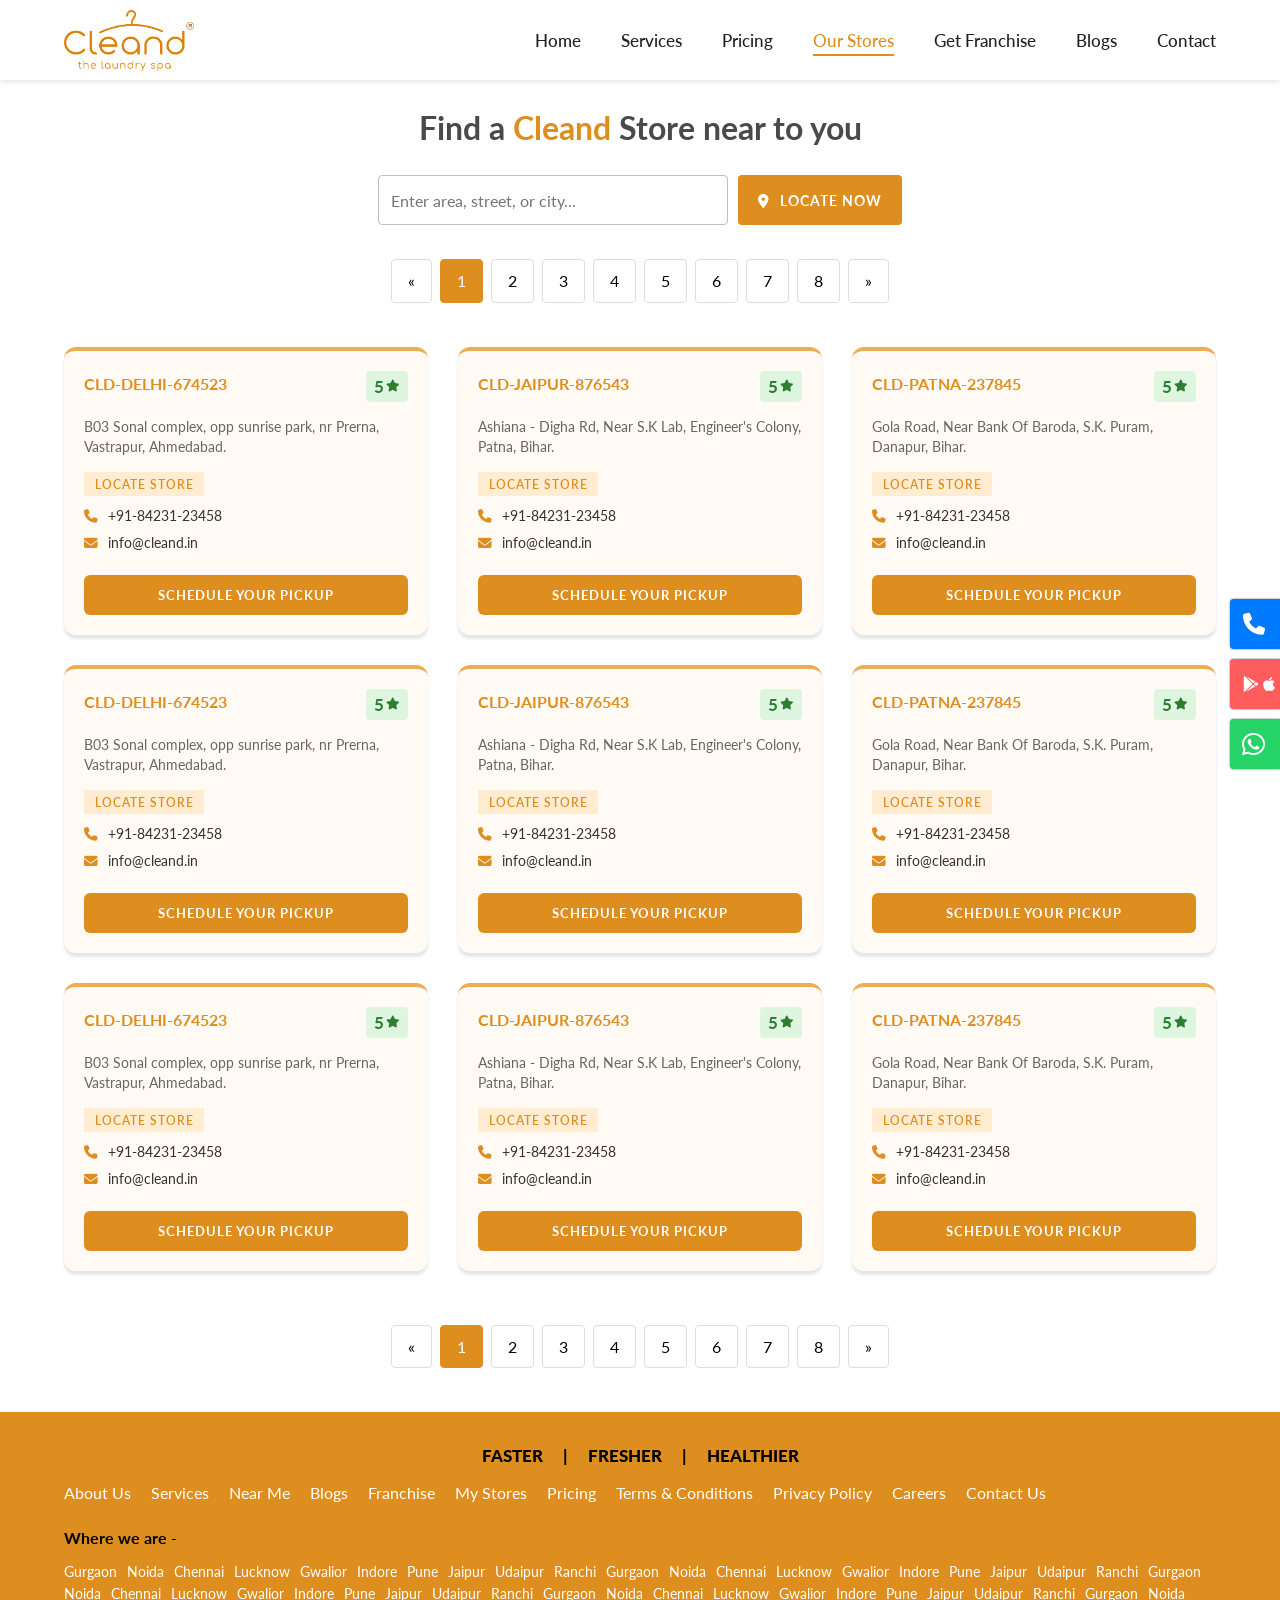
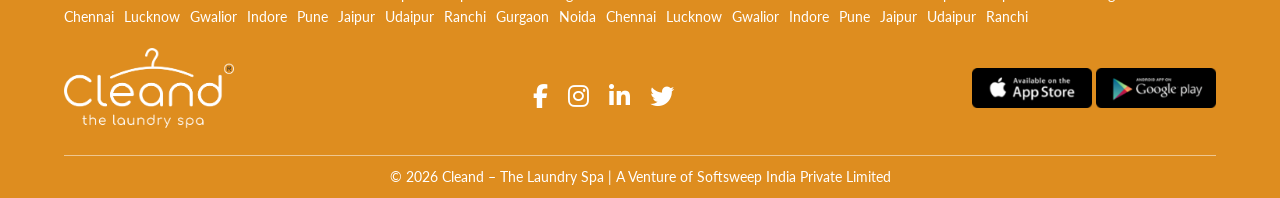
<file: store.html>
<!DOCTYPE html>
<html lang="en">

<head>
    <meta charset="UTF-8">
    <meta name="viewport" content="width=device-width, initial-scale=1.0">
    <title>Cleand - Our Stores</title>
    <link rel="icon" type="image/png" href="images/cleand-favicon.png">

    <link
        href="https://fonts.googleapis.com/css2?family=Lato:ital,wght@0,100;0,300;0,400;0,700;0,900;1,100;1,300;1,400;1,700;1,900&display=swap"
        rel="stylesheet">

    <link rel="stylesheet" href="https://cdnjs.cloudflare.com/ajax/libs/font-awesome/6.0.0-beta3/css/all.min.css">
    <link rel="stylesheet" href="https://cdnjs.cloudflare.com/ajax/libs/font-awesome/6.5.1/css/all.min.css">

    <link rel="stylesheet" href="style.css">
    <link rel="stylesheet" href="responsive.css">
</head>


<style>
    /* store page */

    .search-section {
        text-align: center;
        padding-top: 110px;
    }

    .search-section h1 {
        line-height: 1.1;
        margin-bottom: 30px;
    }

    .search-box {
        display: flex;
        justify-content: center;
        gap: 10px;
        margin-top: 20px;
        margin-bottom: 30px;
    }

    .search-box input {
        width: 350px;
        height: 50px;
        padding: 12px;
        border: 1px solid #bfbfbf;
        border-radius: 4px;
        font-size: 16px;
    }

    .btn-locate {
        background-color: #de8d1f;
        color: white;
        border: none;
        padding: 10px 20px;
        height: 50px;
        border-radius: 4px;
        cursor: pointer;
        font-size: 14px;
        letter-spacing: 1px;
        font-weight: bold;
        transition: 0.3s;
    }

    .btn-locate i {
        margin-right: 6px;
    }

    /* Pagination */
    .pagination-wrapper {
        margin-bottom: 40px;
    }

    .pagination-wrapper .pagination {
        display: flex;
        justify-content: center;
        flex-wrap: wrap;
    }

    .pagination a {
        color: black;
        padding: 8px 16px;
        text-decoration: none;
        border: 1px solid #ddd;
        margin: 4px 4px;
        border-radius: 4px;
        background: white;
    }

    .pagination a.active {
        background-color: #de8d1f;
        color: white;
        border: 1px solid #de8d1f;
    }

    /* Store Grid */
    .store-grid {
        display: grid;
        grid-template-columns: repeat(auto-fit, minmax(320px, 1fr));
        gap: 30px;
        margin-bottom: 50px;
    }

    .store-card {
        background: #fffbf4;
        padding: 20px;
        border-radius: 12px;
        box-shadow: 0 4px 3px rgba(0, 0, 0, 0.1);
        display: flex;
        flex-direction: column;
        justify-content: space-between;
        border-top: 4px solid #edad54;
    }

    .store-card .card-header {
        display: flex;
        justify-content: space-between;
        align-items: flex-start;
    }

    .store-card .card-header h3 {
        font-size: 1rem;
        margin: 0;
        color: #de8d1f;
    }

    .rating {
        background: #def6e0;
        color: #2e7d32;
        padding: 2px 8px;
        border-radius: 4px;
        font-weight: bold;
        font-size: 17px;
        display: flex;
        align-items: center;
    }

    .rating i {
        font-size: 12px;
        margin-left: 2px;
    }

    .store-card .address {
        font-size: 0.9rem;
        color: #666;
        margin: 15px 0;
        line-height: 1.4;
    }

    .card-locate-btn {
        width: 120px;
        height: 24px;
        border: none;
        color: #de8d1f;
        background: #ffecd1;
        margin-bottom: 10px;
        font-size: 12px;
        font-weight: 600;
        text-transform: uppercase;
        letter-spacing: 1px;
        cursor: pointer;
        transition: all 0.2s ease-in-out;
    }

    .card-locate-btn:hover {
        color: #fff;
        background: #efb564;
    }

    .contact-info {
        font-size: 0.85rem;
        margin-bottom: 15px;
    }

    .contact-info a {
        display: block;
        margin-bottom: 5px;
        text-decoration: none;
        color: #333;
    }

    .contact-info a i {
        margin-right: 6px;
        color: #de8d1f;
    }

    .btn-pickup {
        width: 100%;
        background-color: #de8d1f;
        color: white;
        border: none;
        padding: 12px;
        border-radius: 6px;
        font-weight: bold;
        cursor: pointer;
        transition: background 0.3s;
        letter-spacing: 1px;
    }

    .btn-pickup:hover {
        background-color: #b06700;
    }




    @media (max-width: 400px) {
        .search-box {
            margin-bottom: 0px;
            flex-direction: column;
        }

        .search-box input {
            width: 100%;
            height: 46px;
        }

        .btn-locate {
            height: 46px;
        }

        .store-grid {
            grid-template-columns: 1fr;
        }

    }
</style>

<body>

    <!-- fixed buttons on screen -->
    <div class="fixed-on-screen">
        <!-- Call Button -->
        <div class="button-container call-container" onclick="callPhone()">
            <i class="fas fa-phone icon"></i>
            <span class="label call-label">Call Us</span>
        </div>
        <!-- Email Button -->
        <div class="button-container app-container" onclick="downloadApp()">
            <div class="icon-box">
                <i class="fab fa-google-play icon"></i>
                <i class="fab fa-apple icon"></i>
            </div>
            <span class="label app-label">Download App</span>
        </div>

        <!-- Whatsapp Button -->
        <div class="button-container whatsapp-container" onclick="sendWhatsapp()">
            <i class="fab fa-whatsapp icon"></i>
            <span class="label whatsapp-label">Whatsapp Us</span>
        </div>
    </div>

    <header class="header">
        <div class="section-container">
            <div class="header-container">
                <a href="index.html" class="logo">
                    <img src="images/cleand-R-logo.png" alt="Logo">
                </a>

                <button class="mobile-nav-toggle" aria-label="Toggle navigation">
                    <span class="bar"></span>
                    <span class="bar"></span>
                    <span class="bar"></span>
                </button>

                <nav class="navmenu">
                    <ul>
                        <li><a href="index.html">Home</a></li>
                        <li><a href="services.html">Services</a></li>
                        <li><a href="pricing.html">Pricing</a></li>
                        <li><a href="store.html">Our Stores</a></li>
                        <li><a href="franchise.html">Get Franchise</a></li>
                        <li><a href="blogs.html">Blogs</a></li>
                        <li><a href="contact.html">Contact</a></li>
                    </ul>
                </nav>
            </div>
        </div>
    </header>


    <div class="section-container slide-up">
        <header class="search-section">
            <h1>Find a <span style="color: #de8d1f;">Cleand</span> Store near to you</h1>
            <div class="search-box">
                <input type="text" placeholder="Enter area, street, or city...">
                <button class="btn-locate"><i class="fas fa-map-marker-alt"></i> LOCATE NOW</button>
            </div>
        </header>

        <div class="pagination-wrapper">
            <div class="pagination">
                <a href="#">&laquo;</a>
                <a href="#" class="active">1</a>
                <a href="#">2</a>
                <a href="#">3</a>
                <a href="#">4</a>
                <a href="#">5</a>
                <a href="#">6</a>
                <a href="#">7</a>
                <a href="#">8</a>
                <a href="#">&raquo;</a>
            </div>
        </div>

        <main class="store-grid">
            <div class="store-card slide-up">
                <div class="card-header">
                    <h3>CLD-DELHI-674523</h3>
                    <span class="rating">5 <i class="fas fa-star"></i></span>
                </div>
                <p class="address">B03 Sonal complex, opp sunrise park, nr Prerna, Vastrapur, Ahmedabad.</p>
                <button class="card-locate-btn">locate store</button>
                <div class="contact-info">
                    <a href="tel:+918982123458"><i class="fas fa-phone"></i> +91-84231-23458</a>
                    <a href="mailto:info@cleand.in"><i class="fas fa-envelope"></i> info@cleand.in</a>
                </div>
                <button class="btn-pickup">SCHEDULE YOUR PICKUP</button>
            </div>

            <div class="store-card slide-up">
                <div class="card-header">
                    <h3>CLD-JAIPUR-876543</h3>
                    <span class="rating">5 <i class="fas fa-star"></i></span>
                </div>
                <p class="address">Ashiana - Digha Rd, Near S.K Lab, Engineer's Colony, Patna, Bihar.</p>
                <button class="card-locate-btn">locate store</button>
                <div class="contact-info">
                    <a href="tel:+918982123458"><i class="fas fa-phone"></i> +91-84231-23458</a>
                    <a href="mailto:info@cleand.in"><i class="fas fa-envelope"></i> info@cleand.in</a>
                </div>
                <button class="btn-pickup">SCHEDULE YOUR PICKUP</button>
            </div>

            <div class="store-card slide-up">
                <div class="card-header">
                    <h3>CLD-PATNA-237845</h3>
                    <span class="rating">5 <i class="fas fa-star"></i></span>
                </div>
                <p class="address">Gola Road, Near Bank Of Baroda, S.K. Puram, Danapur, Bihar.</p>
                <button class="card-locate-btn">locate store</button>
                <div class="contact-info">
                    <a href="tel:+918982123458"><i class="fas fa-phone"></i> +91-84231-23458</a>
                    <a href="mailto:info@cleand.in"><i class="fas fa-envelope"></i> info@cleand.in</a>
                </div>
                <button class="btn-pickup">SCHEDULE YOUR PICKUP</button>
            </div>

            <div class="store-card slide-up">
                <div class="card-header">
                    <h3>CLD-DELHI-674523</h3>
                    <span class="rating">5 <i class="fas fa-star"></i></span>
                </div>
                <p class="address">B03 Sonal complex, opp sunrise park, nr Prerna, Vastrapur, Ahmedabad.</p>
                <button class="card-locate-btn">locate store</button>
                <div class="contact-info">
                    <a href="tel:+918982123458"><i class="fas fa-phone"></i> +91-84231-23458</a>
                    <a href="mailto:info@cleand.in"><i class="fas fa-envelope"></i> info@cleand.in</a>
                </div>
                <button class="btn-pickup">SCHEDULE YOUR PICKUP</button>
            </div>

            <div class="store-card slide-up">
                <div class="card-header">
                    <h3>CLD-JAIPUR-876543</h3>
                    <span class="rating">5 <i class="fas fa-star"></i></span>
                </div>
                <p class="address">Ashiana - Digha Rd, Near S.K Lab, Engineer's Colony, Patna, Bihar.</p>
                <button class="card-locate-btn">locate store</button>
                <div class="contact-info">
                    <a href="tel:+918982123458"><i class="fas fa-phone"></i> +91-84231-23458</a>
                    <a href="mailto:info@cleand.in"><i class="fas fa-envelope"></i> info@cleand.in</a>
                </div>
                <button class="btn-pickup">SCHEDULE YOUR PICKUP</button>
            </div>

            <div class="store-card slide-up">
                <div class="card-header">
                    <h3>CLD-PATNA-237845</h3>
                    <span class="rating">5 <i class="fas fa-star"></i></span>
                </div>
                <p class="address">Gola Road, Near Bank Of Baroda, S.K. Puram, Danapur, Bihar.</p>
                <button class="card-locate-btn">locate store</button>
                <div class="contact-info">
                    <a href="tel:+918982123458"><i class="fas fa-phone"></i> +91-84231-23458</a>
                    <a href="mailto:info@cleand.in"><i class="fas fa-envelope"></i> info@cleand.in</a>
                </div>
                <button class="btn-pickup">SCHEDULE YOUR PICKUP</button>
            </div>

            <div class="store-card slide-up">
                <div class="card-header">
                    <h3>CLD-DELHI-674523</h3>
                    <span class="rating">5 <i class="fas fa-star"></i></span>
                </div>
                <p class="address">B03 Sonal complex, opp sunrise park, nr Prerna, Vastrapur, Ahmedabad.</p>
                <button class="card-locate-btn">locate store</button>
                <div class="contact-info">
                    <a href="tel:+918982123458"><i class="fas fa-phone"></i> +91-84231-23458</a>
                    <a href="mailto:info@cleand.in"><i class="fas fa-envelope"></i> info@cleand.in</a>
                </div>
                <button class="btn-pickup">SCHEDULE YOUR PICKUP</button>
            </div>

            <div class="store-card slide-up">
                <div class="card-header">
                    <h3>CLD-JAIPUR-876543</h3>
                    <span class="rating">5 <i class="fas fa-star"></i></span>
                </div>
                <p class="address">Ashiana - Digha Rd, Near S.K Lab, Engineer's Colony, Patna, Bihar.</p>
                <button class="card-locate-btn">locate store</button>
                <div class="contact-info">
                    <a href="tel:+918982123458"><i class="fas fa-phone"></i> +91-84231-23458</a>
                    <a href="mailto:info@cleand.in"><i class="fas fa-envelope"></i> info@cleand.in</a>
                </div>
                <button class="btn-pickup">SCHEDULE YOUR PICKUP</button>
            </div>

            <div class="store-card slide-up">
                <div class="card-header">
                    <h3>CLD-PATNA-237845</h3>
                    <span class="rating">5 <i class="fas fa-star"></i></span>
                </div>
                <p class="address">Gola Road, Near Bank Of Baroda, S.K. Puram, Danapur, Bihar.</p>
                <button class="card-locate-btn">locate store</button>
                <div class="contact-info">
                    <a href="tel:+918982123458"><i class="fas fa-phone"></i> +91-84231-23458</a>
                    <a href="mailto:info@cleand.in"><i class="fas fa-envelope"></i> info@cleand.in</a>
                </div>
                <button class="btn-pickup">SCHEDULE YOUR PICKUP</button>
            </div>

        </main>

        <div class="pagination-wrapper slide-up">
            <div class="pagination">
                <a href="#">&laquo;</a>
                <a href="#" class="active">1</a>
                <a href="#">2</a>
                <a href="#">3</a>
                <a href="#">4</a>
                <a href="#">5</a>
                <a href="#">6</a>
                <a href="#">7</a>
                <a href="#">8</a>
                <a href="#">&raquo;</a>
            </div>
        </div>
    </div>


    <footer class="footer">
        <div class="section-container slide-up">
            <div class="footer-top-bar">
                <span>FASTER</span>
                <span>|</span>
                <span>FRESHER</span>
                <span>|</span>
                <span>HEALTHIER</span>
            </div>

            <ul class="footer-nav-links">
                <li><a href="about.html">About Us</a></li>
                <li><a href="services.html">Services</a></li>
                <li><a href="near-me.html">Near Me</a></li>
                <li><a href="blogs.html">Blogs</a></li>
                <li><a href="franchise.html">Franchise</a></li>
                <li><a href="store.html">My Stores</a></li>
                <li><a href="pricing.html">Pricing</a></li>
                <li><a href="terms.html">Terms & Conditions</a></li>
                <li><a href="privacy.html">Privacy Policy</a></li>
                <li><a href="career.html">Careers</a></li>
                <li><a href="contact.html">Contact Us</a></li>
            </ul>

            <div class="footer-city">
                <h4>Where we are -</h4>

                <ul class="footer-nav-links footer-nav-links-city">
                    <li><a href="city.html">Gurgaon</a></li>
                    <li><a href="city.html">Noida</a></li>
                    <li><a href="city.html">Chennai</a></li>
                    <li><a href="city.html">Lucknow</a></li>
                    <li><a href="city.html">Gwalior</a></li>
                    <li><a href="city.html">Indore</a></li>
                    <li><a href="city.html">Pune</a></li>
                    <li><a href="city.html">Jaipur</a></li>
                    <li><a href="city.html">Udaipur</a></li>
                    <li><a href="city.html">Ranchi</a></li>
                    <li><a href="city.html">Gurgaon</a></li>
                    <li><a href="city.html">Noida</a></li>
                    <li><a href="city.html">Chennai</a></li>
                    <li><a href="city.html">Lucknow</a></li>
                    <li><a href="city.html">Gwalior</a></li>
                    <li><a href="city.html">Indore</a></li>
                    <li><a href="city.html">Pune</a></li>
                    <li><a href="city.html">Jaipur</a></li>
                    <li><a href="city.html">Udaipur</a></li>
                    <li><a href="city.html">Ranchi</a></li>
                    <li><a href="city.html">Gurgaon</a></li>
                    <li><a href="city.html">Noida</a></li>
                    <li><a href="city.html">Chennai</a></li>
                    <li><a href="city.html">Lucknow</a></li>
                    <li><a href="city.html">Gwalior</a></li>
                    <li><a href="city.html">Indore</a></li>
                    <li><a href="city.html">Pune</a></li>
                    <li><a href="city.html">Jaipur</a></li>
                    <li><a href="city.html">Udaipur</a></li>
                    <li><a href="city.html">Ranchi</a></li>
                    <li><a href="city.html">Gurgaon</a></li>
                    <li><a href="city.html">Noida</a></li>
                    <li><a href="city.html">Chennai</a></li>
                    <li><a href="city.html">Lucknow</a></li>
                    <li><a href="city.html">Gwalior</a></li>
                    <li><a href="city.html">Indore</a></li>
                    <li><a href="city.html">Pune</a></li>
                    <li><a href="city.html">Jaipur</a></li>
                    <li><a href="city.html">Udaipur</a></li>
                    <li><a href="city.html">Ranchi</a></li>
                    <li><a href="city.html">Gurgaon</a></li>
                    <li><a href="city.html">Noida</a></li>
                    <li><a href="city.html">Chennai</a></li>
                    <li><a href="city.html">Lucknow</a></li>
                    <li><a href="city.html">Gwalior</a></li>
                    <li><a href="city.html">Indore</a></li>
                    <li><a href="city.html">Pune</a></li>
                    <li><a href="city.html">Jaipur</a></li>
                    <li><a href="city.html">Udaipur</a></li>
                    <li><a href="city.html">Ranchi</a></li>
                    <li><a href="city.html">Gurgaon</a></li>
                    <li><a href="city.html">Noida</a></li>
                    <li><a href="city.html">Chennai</a></li>
                    <li><a href="city.html">Lucknow</a></li>
                    <li><a href="city.html">Gwalior</a></li>
                    <li><a href="city.html">Indore</a></li>
                    <li><a href="city.html">Pune</a></li>
                    <li><a href="city.html">Jaipur</a></li>
                    <li><a href="city.html">Udaipur</a></li>
                    <li><a href="city.html">Ranchi</a></li>
                </ul>
            </div>

            <div class="footer-main">
                <div class="footer-logo">
                    <img src="images/cleand-R-logo-white.png" alt="">
                </div>
                <div class="social-icons">
                    <a href="https://www.facebook.com/profile.php?id=100087893991939" target="_blank"><i
                            class="fab fa-facebook-f"></i></a>
                    <a href="https://www.instagram.com/cleand.in/" target="_blank"><i class="fab fa-instagram"></i></a>
                    <a href="https://www.linkedin.com/company/vcleen/" target="_blank"><i
                            class="fab fa-linkedin-in"></i></a>
                    <a href="#" target="_blank"><i class="fab fa-twitter"></i></a>
                </div>
                <div class="footer-download">
                    <a href="https://apps.apple.com/in/app/cleand-the-laundry-spa/id6444508188" target="_blank"><img
                            src="images/appstore.png" alt=""></a>
                    <a href="https://play.google.com/store/apps/details?id=com.ctls.application" target="_blank"><img
                            src="images/googleplay.png" alt=""></a>
                </div>
            </div>

            <div class="footer-copyright">
                <p>&copy; 2026 Cleand – The Laundry Spa | A Venture of Softsweep India Private Limited</p>
            </div>
        </div>
    </footer>



    <div id="laundryModal" class="modal-overlay">
        <div class="modal-content animate-pop">
            <span class="close-modal">&times;</span>

            <div class="modal-header">
                <h2>Schedule Your Laundry Pickup</h2>
                <p class="promo-badge">Up to 20% Off on Your 1st Order</p>
            </div>

            <form id="pickupForm">
                <div class="form-row">
                    <input type="text" id="fullName" placeholder="Full Name" autocomplete="off">
                    <input type="text" id="cityName" placeholder="City Name" autocomplete="off">
                </div>

                <div id="mobileSection" class="hidden fade-in">
                    <div class="input-wrapper">
                        <span class="prefix">+91</span>
                        <input type="tel" id="mobileNumber" placeholder="Mobile Number" maxlength="10">
                    </div>
                </div>

                <div id="otpSection" class="hidden fade-in">
                    <p class="otp-label">Enter Verification Code</p>
                    <div class="otp-container">
                        <div class="otp-boxes">
                            <input type="text" class="otp-box" maxlength="1" inputmode="numeric">
                            <input type="text" class="otp-box" maxlength="1" inputmode="numeric">
                            <input type="text" class="otp-box" maxlength="1" inputmode="numeric">
                            <input type="text" class="otp-box" maxlength="1" inputmode="numeric">
                        </div>
                        <div class="timer-area">
                            <span id="timerText">Resend in <b id="seconds">30</b>s</span>
                            <button type="button" id="resendBtn" class="hidden">RESEND OTP</button>
                        </div>
                    </div>

                </div>

                <div id="addressSection" class="hidden fade-in">
                    <div class="address-row">
                        <select id="stateInput">
                            <option value="" disabled selected>Select State</option>
                            <option value="Rajasthan">Rajasthan</option>
                            <option value="Delhi">Delhi</option>
                            <option value="Maharashtra">Maharashtra</option>
                            <option value="Gujarat">Gujarat</option>
                        </select>

                        <select id="cityInputFinal">
                            <option value="" disabled selected>Select City</option>
                            <option value="Jaipur">Jaipur</option>
                            <option value="Mumbai">Mumbai</option>
                            <option value="Ahmedabad">Ahmedabad</option>
                        </select>
                    </div>

                    <div class="address-row">
                        <textarea id="fullAddress" placeholder="Full Address (House No, Building, Street...)"
                            rows="3"></textarea>
                    </div>
                </div>

                <button type="submit" id="submitBtn" disabled>CONFIRM PICKUP</button>
            </form>
        </div>
    </div>



    <!-- script for navbar -->
    <script>
        const mobileBtn = document.querySelector('.mobile-nav-toggle');
        const navMenu = document.querySelector('.navmenu');
        const navLinks = document.querySelectorAll('.navmenu a');

        // --- Active Link Logic ---
        const currentUrl = window.location.href;

        navLinks.forEach(link => {
            // Check if the link's href matches the current URL
            if (link.href === currentUrl) {
                link.classList.add('active');
            }
        });

        // --- Mobile Toggle Logic ---
        mobileBtn.addEventListener('click', () => {
            mobileBtn.classList.toggle('active');
            navMenu.classList.toggle('open');
        });

        // Close menu when a link is clicked
        navLinks.forEach(link => {
            link.addEventListener('click', () => {
                mobileBtn.classList.remove('active');
                navMenu.classList.remove('open');
            });
        });
    </script>

    <!-- fixed button on screen -->
    <script>
        function callPhone() {
            const phoneNumber = "918423123458";
            window.open(`tel:${phoneNumber}`, "_self");
        }
        function downloadApp() {
        }
        function sendWhatsapp() {
            const phoneNumber = "919663123457";
            const message = "Hello! I would like to inquire about your laundry services.";
            const url = `https://wa.me/${phoneNumber}?text=${encodeURIComponent(message)}`;
            window.open(url, "_blank");
        }
    </script>

    <!-- script for slide up animation -->
    <script>
        document.addEventListener('DOMContentLoaded', () => {

            // Create the "Eye" (Observer)
            const slideUpObserver = new IntersectionObserver((entries) => {
                entries.forEach(entry => {
                    // If the element enters the screen
                    if (entry.isIntersecting) {
                        entry.target.classList.add('active');

                        // Once it has slid up, stop watching it (until refresh)
                        slideUpObserver.unobserve(entry.target);
                    }
                });
            }, {
                threshold: 0, // Starts when 0% of the element is visible
                rootMargin: "0px 0px -50px 0px" // Slight offset so it triggers before it hits the very bottom
            });

            // Find everything with the "slide-up" class and start watching it
            const slideUpElements = document.querySelectorAll('.slide-up');
            slideUpElements.forEach(el => slideUpObserver.observe(el));

        });
    </script>

    <!-- schedule popup -->
    <script>
        document.addEventListener('DOMContentLoaded', () => {
            const fullName = document.getElementById('fullName');
            const cityNameInitial = document.getElementById('cityName');
            const mobileInput = document.getElementById('mobileNumber');
            const otpSection = document.getElementById('otpSection');
            const otpBoxes = document.querySelectorAll('.otp-box');
            const addressSection = document.getElementById('addressSection');
            const stateInput = document.getElementById('stateInput');
            const cityFinal = document.getElementById('cityInputFinal');
            const fullAddress = document.getElementById('fullAddress');
            const submitBtn = document.getElementById('submitBtn');

            // Ensure main sections are visible by default, except OTP
            document.getElementById('mobileSection').classList.remove('hidden');
            addressSection.classList.remove('hidden');
            otpSection.classList.add('hidden');

            let timerStarted = false;
            let otpVerified = false;

            function checkFormValidity() {
                // Validation rules
                const isNameValid = fullName.value.trim().length > 2;
                const isCityValid = cityNameInitial.value.trim().length >= 3;
                const isMobileValid = mobileInput.value.length === 10;
                const isAddressValid = stateInput.value !== "" &&
                    cityFinal.value !== "" &&
                    fullAddress.value.trim().length > 5;

                // Toggle OTP Section visibility based on mobile number length
                if (isMobileValid && !otpVerified) {
                    otpSection.classList.remove('hidden');
                    if (!timerStarted) startTimer();
                } else {
                    // Keep hidden if number is incomplete OR if already verified
                    otpSection.classList.add('hidden');
                }

                // Enable Submit only if everything is filled AND OTP was "completed"
                submitBtn.disabled = !(isNameValid && isCityValid && isMobileValid && isAddressValid && otpVerified);
            }

            // Input Listeners
            [fullName, cityNameInitial, mobileInput, stateInput, cityFinal, fullAddress].forEach(el => {
                el.addEventListener('input', (e) => {
                    if (e.target.id === 'mobileNumber') {
                        e.target.value = e.target.value.replace(/[^0-9]/g, '');
                        // Reset verification if they change the phone number
                        if (e.target.value.length < 10) otpVerified = false;
                    }
                    checkFormValidity();
                });
            });

            // OTP Logic
            otpBoxes.forEach((box, index) => {
                box.addEventListener('input', (e) => {
                    e.target.value = e.target.value.replace(/[^0-9]/g, '');
                    if (e.target.value.length === 1 && index < 3) otpBoxes[index + 1].focus();

                    const otpValue = Array.from(otpBoxes).map(b => b.value).join('');
                    if (otpValue.length === 4) {
                        otpVerified = true;
                        setTimeout(() => {
                            otpSection.classList.add('hidden'); // Hide after filling
                            checkFormValidity();
                        }, 500);
                    }
                });

                box.addEventListener('keydown', (e) => {
                    if (e.key === 'Backspace' && !e.target.value && index > 0) otpBoxes[index - 1].focus();
                });
            });

            function startTimer() {
                if (timerStarted) return;
                timerStarted = true;
                let timeLeft = 30;
                const countdown = setInterval(() => {
                    timeLeft--;
                    const secDisplay = document.getElementById('seconds');
                    if (secDisplay) secDisplay.innerText = timeLeft;
                    if (timeLeft <= 0) {
                        clearInterval(countdown);
                        document.getElementById('timerText').classList.add('hidden');
                        document.getElementById('resendBtn').classList.remove('hidden');
                    }
                }, 1000);
            }

            // Modal Control
            document.querySelectorAll('.btn-pickup').forEach(btn => {
                btn.addEventListener('click', (e) => {
                    e.preventDefault();
                    document.getElementById('laundryModal').style.display = 'flex';
                });
            });

            document.querySelector('.close-modal').onclick = () => {
                document.getElementById('laundryModal').style.display = 'none';
            };

            document.getElementById('pickupForm').onsubmit = (e) => {
                e.preventDefault();
                window.location.href = "thank-you.html";
            };
        });
    </script>


</body>

</html>
</file>
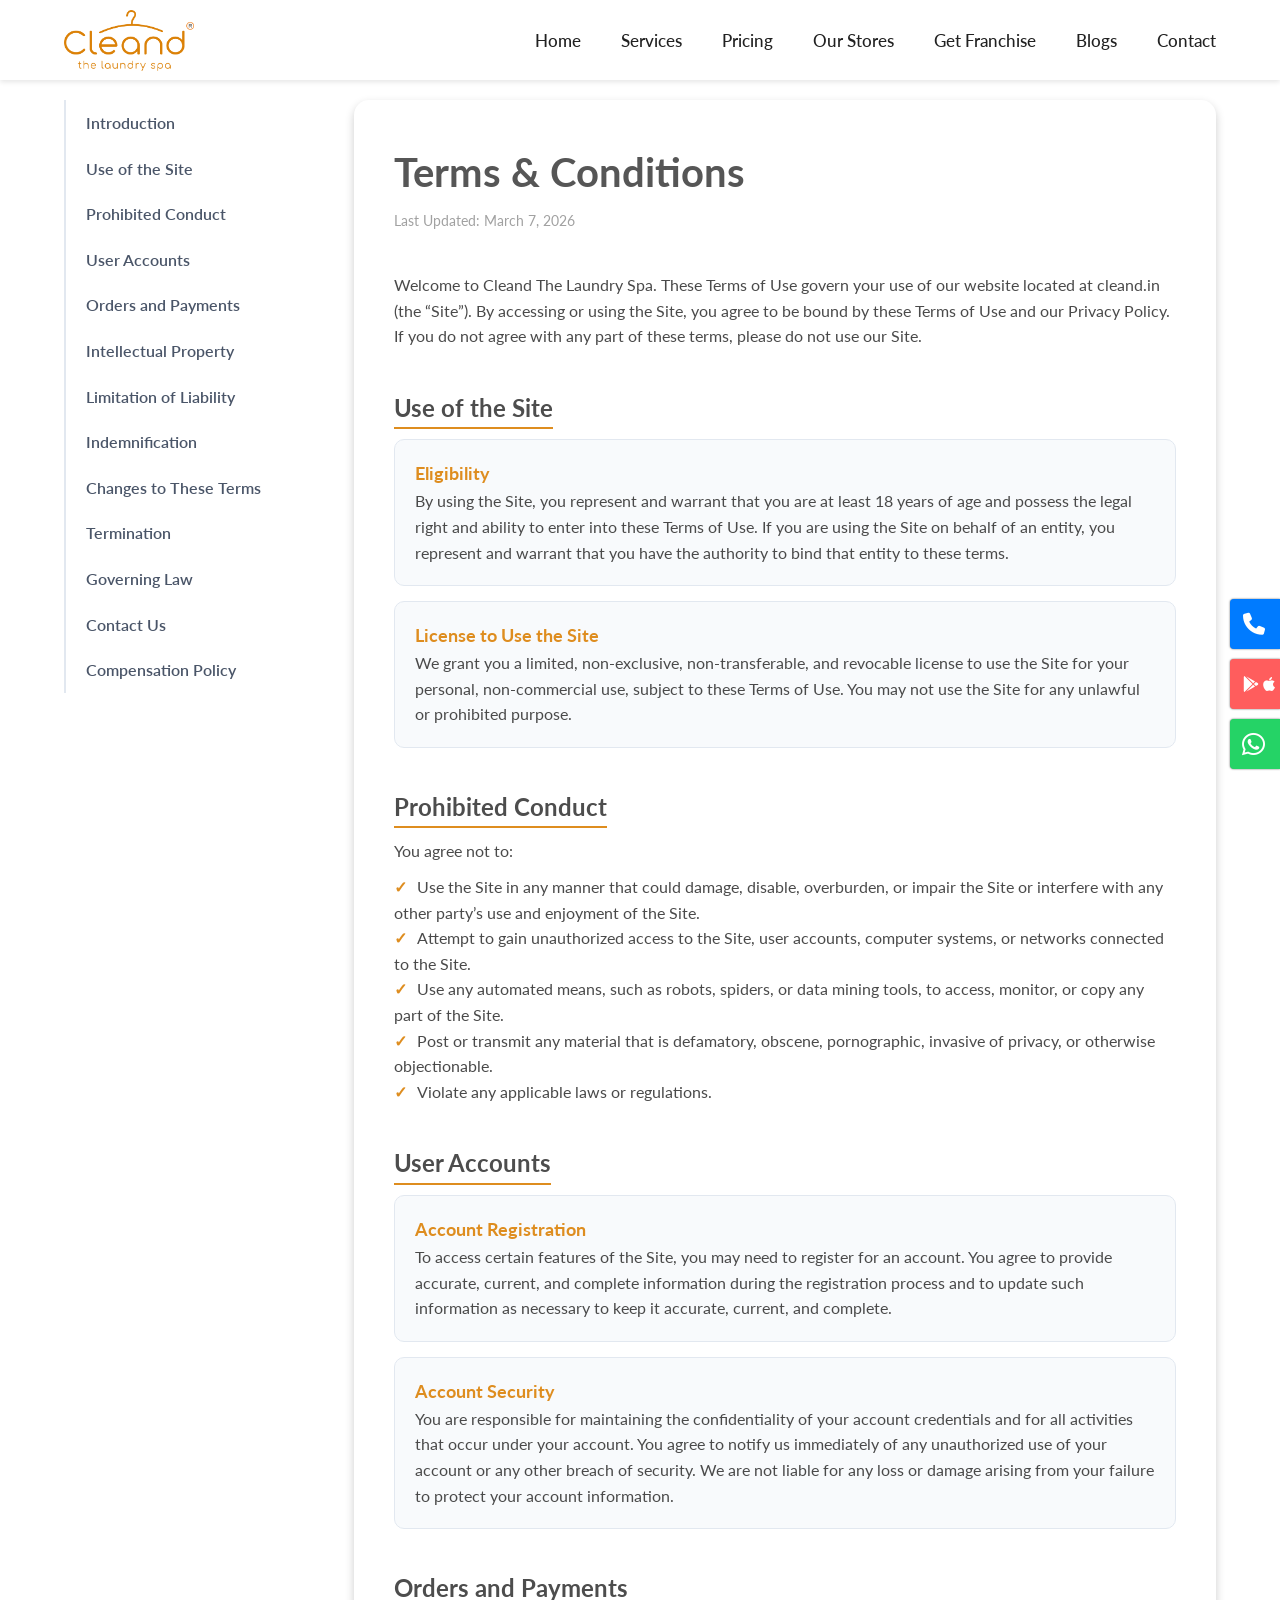
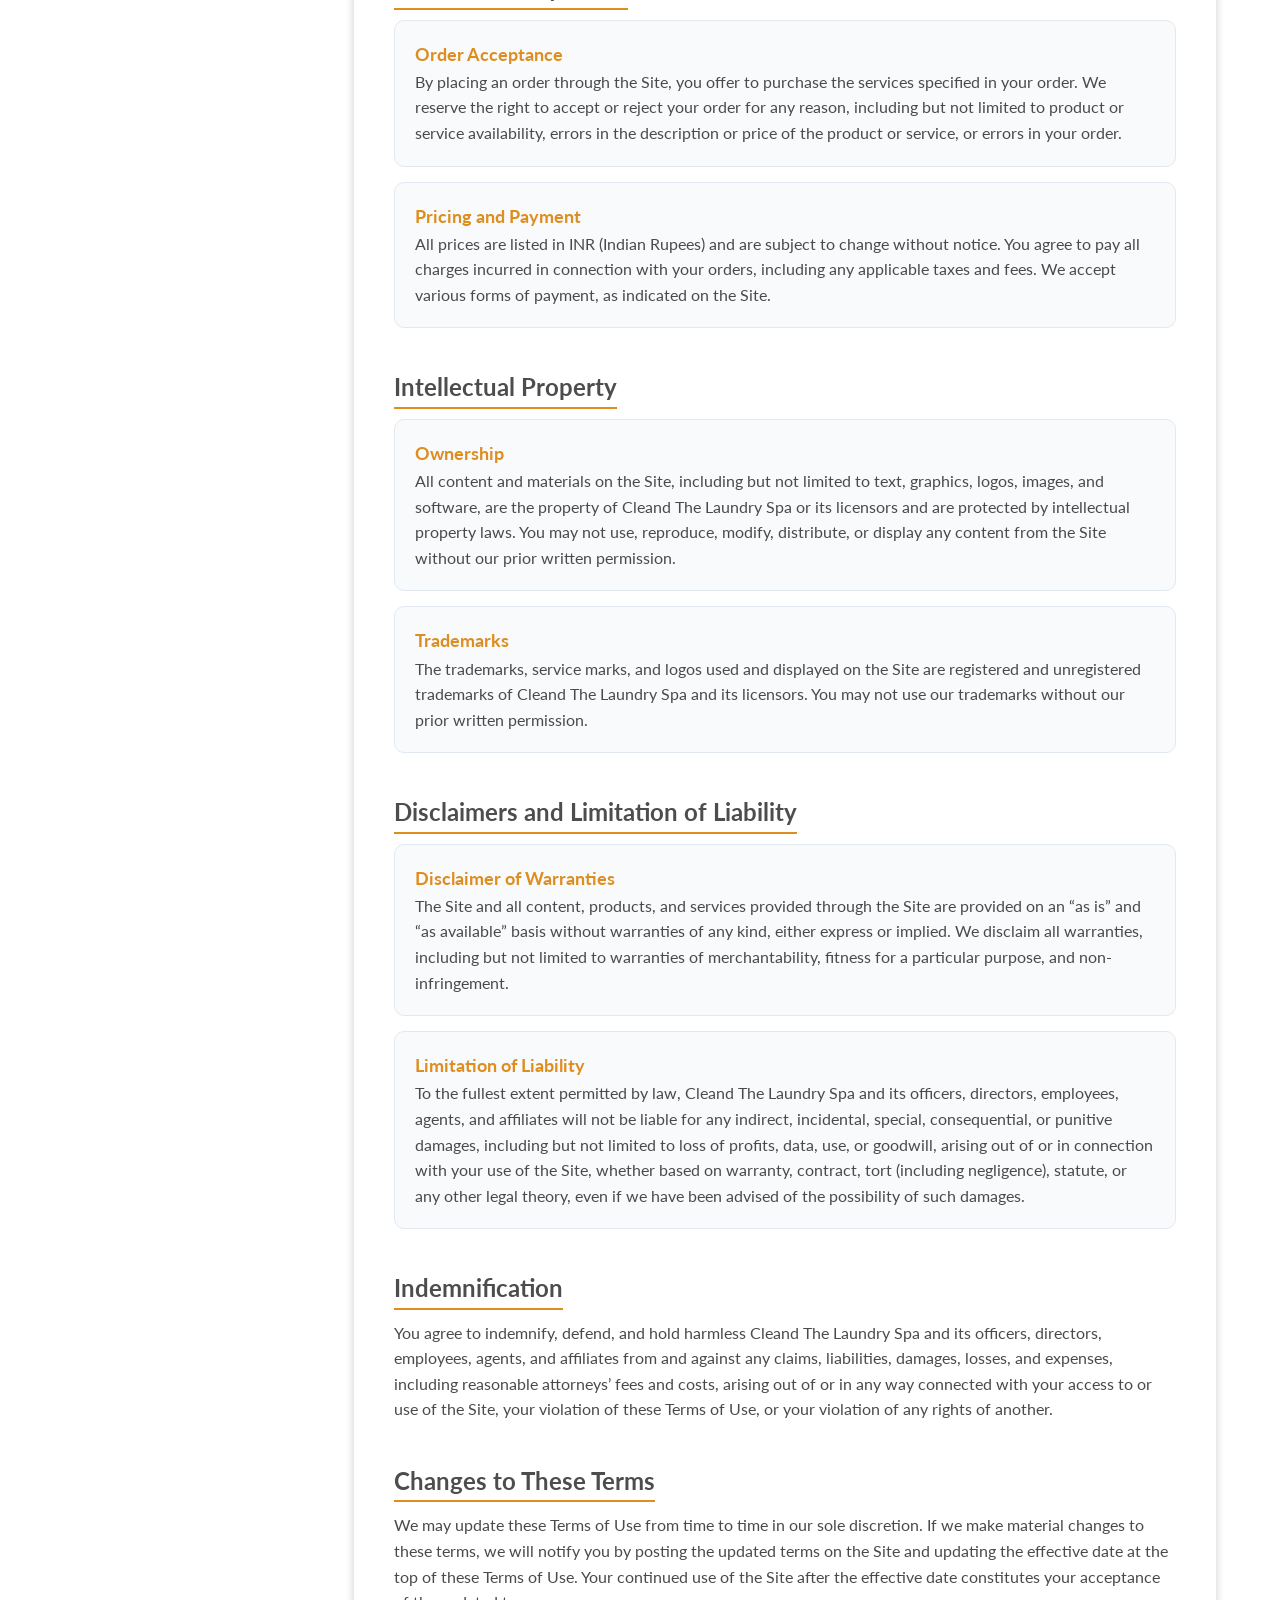
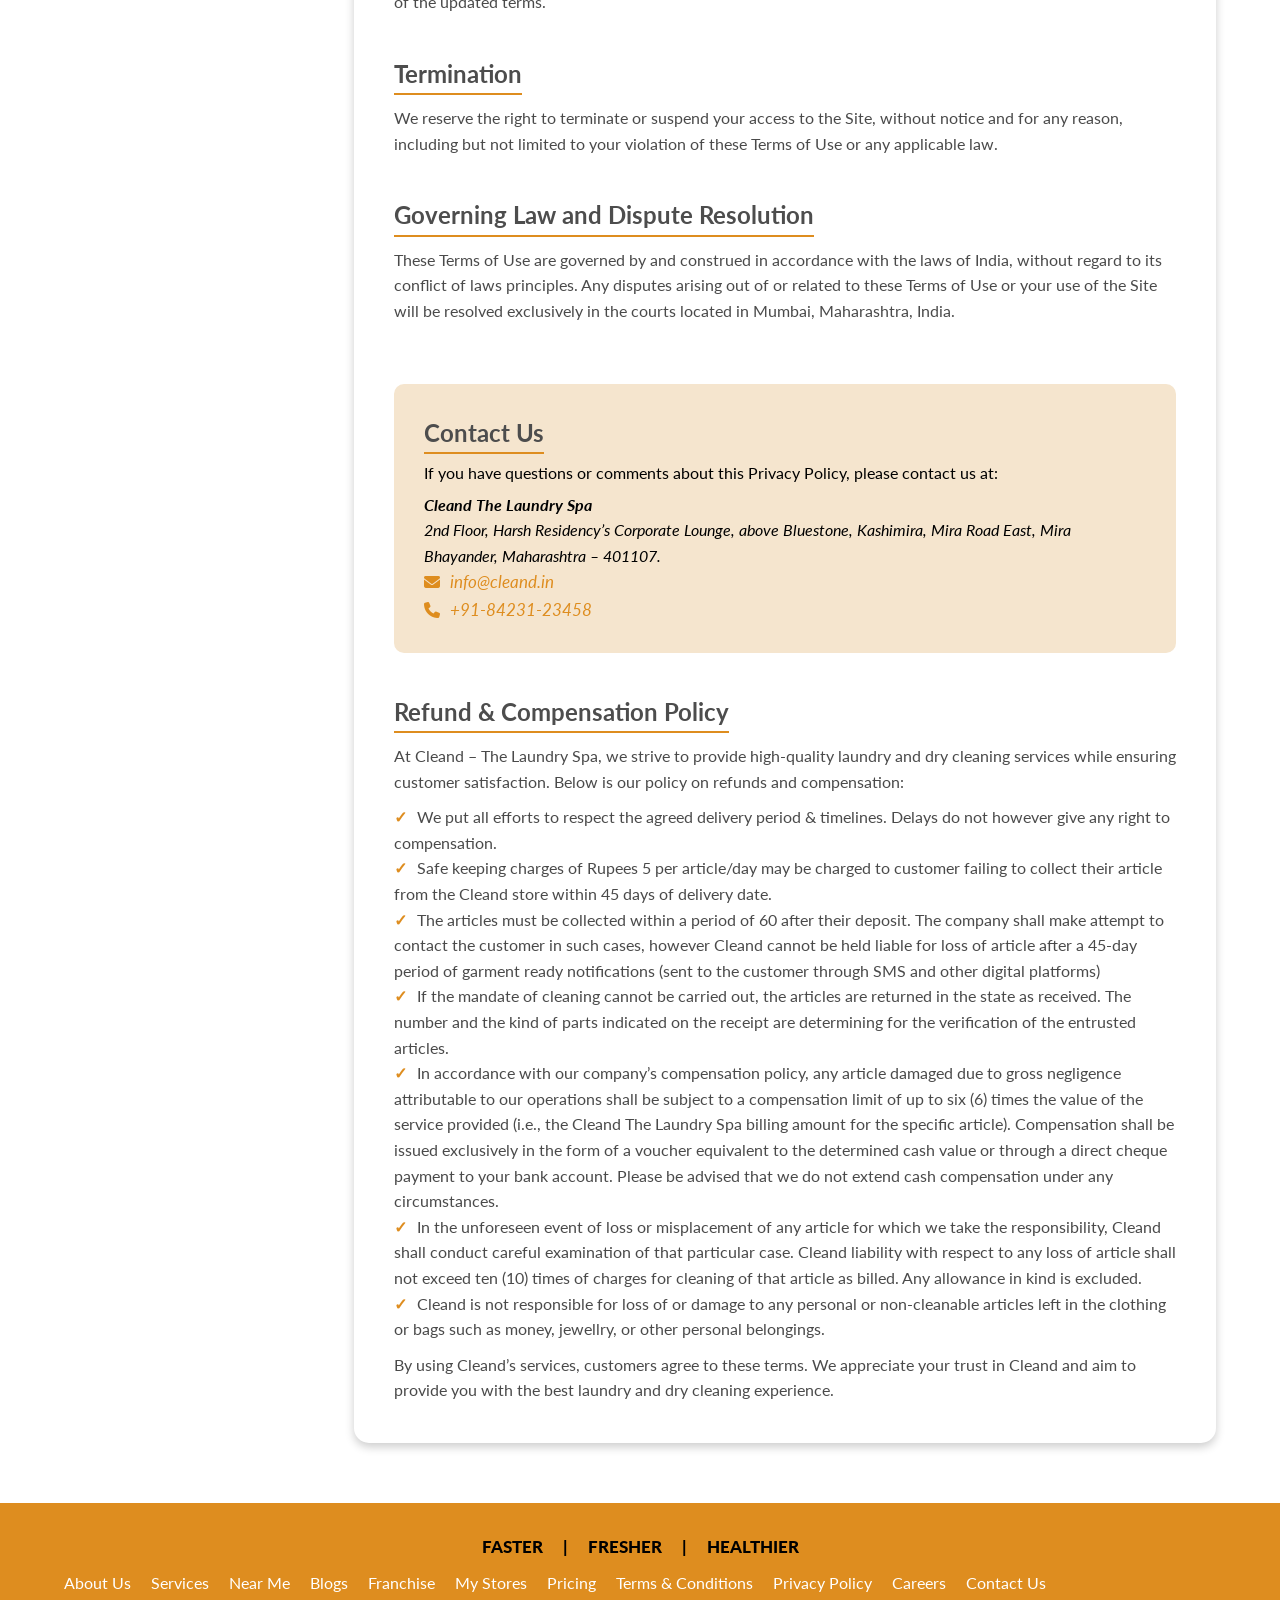
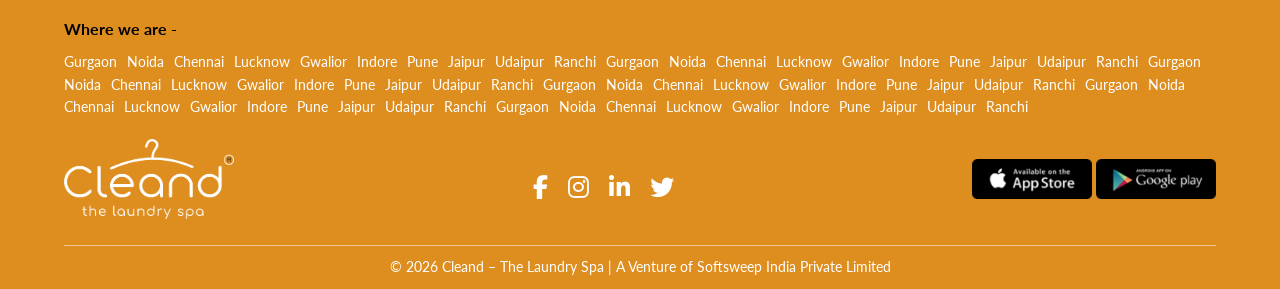
<file: terms.html>
<!DOCTYPE html>
<html lang="en">

<head>
    <meta charset="UTF-8">
    <meta name="viewport" content="width=device-width, initial-scale=1.0">
    <title>Cleand - Terms & Conditions</title>
    <link rel="icon" type="image/png" href="images/cleand-favicon.png">

    <link
        href="https://fonts.googleapis.com/css2?family=Lato:ital,wght@0,100;0,300;0,400;0,700;0,900;1,100;1,300;1,400;1,700;1,900&display=swap"
        rel="stylesheet">

    <link rel="stylesheet" href="https://cdnjs.cloudflare.com/ajax/libs/font-awesome/6.0.0-beta3/css/all.min.css">
    <link rel="stylesheet" href="https://cdnjs.cloudflare.com/ajax/libs/font-awesome/6.5.1/css/all.min.css">

    <link rel="stylesheet" href="style.css">
    <link rel="stylesheet" href="responsive.css">
</head>


<body>

    <!-- fixed buttons on screen -->
    <div class="fixed-on-screen">
        <!-- Call Button -->
        <div class="button-container call-container" onclick="callPhone()">
            <i class="fas fa-phone icon"></i>
            <span class="label call-label">Call Us</span>
        </div>
        <!-- Email Button -->
        <div class="button-container app-container" onclick="downloadApp()">
            <div class="icon-box">
                <i class="fab fa-google-play icon"></i>
                <i class="fab fa-apple icon"></i>
            </div>
            <span class="label app-label">Download App</span>
        </div>

        <!-- Whatsapp Button -->
        <div class="button-container whatsapp-container" onclick="sendWhatsapp()">
            <i class="fab fa-whatsapp icon"></i>
            <span class="label whatsapp-label">Whatsapp Us</span>
        </div>
    </div>

    <header class="header">
        <div class="section-container">
            <div class="header-container">
                <a href="index.html" class="logo">
                    <img src="images/cleand-R-logo.png" alt="Logo">
                </a>

                <button class="mobile-nav-toggle" aria-label="Toggle navigation">
                    <span class="bar"></span>
                    <span class="bar"></span>
                    <span class="bar"></span>
                </button>

                <nav class="navmenu">
                    <ul>
                        <li><a href="index.html">Home</a></li>
                        <li><a href="services.html">Services</a></li>
                        <li><a href="pricing.html">Pricing</a></li>
                        <li><a href="store.html">Our Stores</a></li>
                        <li><a href="franchise.html">Get Franchise</a></li>
                        <li><a href="blogs.html">Blogs</a></li>
                        <li><a href="contact.html">Contact</a></li>
                    </ul>
                </nav>
            </div>
        </div>
    </header>


    <div class="section-container">

        <div class="privacy-wrapper slide-up">
            <nav class="privacy-nav">
                <ul>
                    <li><a href="#intro">Introduction</a></li>
                    <li><a href="#use">Use of the Site</a></li>
                    <li><a href="#prohibited">Prohibited Conduct</a></li>
                    <li><a href="#userAccounts">User Accounts</a></li>
                    <li><a href="#orders">Orders and Payments</a></li>
                    <li><a href="#intellectual">Intellectual Property</a></li>
                    <li><a href="#limitation">Limitation of Liability</a></li>
                    <li><a href="#Indemnification">Indemnification</a></li>
                    <li><a href="#Changes">Changes to These Terms</a></li>
                    <li><a href="#Termination">Termination</a></li>
                    <li><a href="#Law">Governing Law</a></li>
                    <li><a href="#contact">Contact Us</a></li>
                    <li><a href="#Compensation">Compensation Policy</a></li>
                </ul>
            </nav>

            <main class="privacy-content">
                <header>
                    <h1>Terms & Conditions</h1>
                    <p class="last-updated">Last Updated: March 7, 2026</p>
                </header>

                <section id="intro" class="slide-up">
                    <p>Welcome to Cleand The Laundry Spa. These Terms of Use govern your use of our website located at
                        cleand.in (the “Site”). By accessing or using the Site, you agree to be bound by these Terms of
                        Use and our Privacy Policy. If you do not agree with any part of these terms, please do not use
                        our Site.
                </section>

                <section id="use" class="slide-up">
                    <h2>Use of the Site</h2>
                    <div class="data-card">
                        <h3>Eligibility</h3>
                        <p>By using the Site, you represent and warrant that you are at least 18 years of age and
                            possess the legal right and ability to enter into these Terms of Use. If you are using the
                            Site on behalf of an entity, you represent and warrant that you have the authority to bind
                            that entity to these terms.</p>
                    </div>
                    <div class="data-card">
                        <h3>License to Use the Site</h3>
                        <p>We grant you a limited, non-exclusive, non-transferable, and revocable license to use the
                            Site for your personal, non-commercial use, subject to these Terms of Use. You may not use
                            the Site for any unlawful or prohibited purpose.</p>
                    </div>
                </section>

                <section id="prohibited" class="slide-up">
                    <h2>Prohibited Conduct</h2>
                    <p class="section-des">You agree not to:</p>
                    <ul class="check-list">
                        <li>Use the Site in any manner that could damage, disable, overburden, or impair the Site or
                            interfere with any other party’s use and enjoyment of the Site.</li>
                        <li>Attempt to gain unauthorized access to the Site, user accounts, computer systems, or
                            networks connected to the Site.</li>
                        <li>Use any automated means, such as robots, spiders, or data mining tools, to access, monitor,
                            or copy any part of the Site.</li>
                        <li>Post or transmit any material that is defamatory, obscene, pornographic, invasive of
                            privacy, or otherwise objectionable.</li>
                        <li>Violate any applicable laws or regulations.</li>
                    </ul>
                </section>

                <section id="userAccounts" class="slide-up">
                    <h2>User Accounts</h2>
                    <div class="data-card">
                        <h3>Account Registration</h3>
                        <p>To access certain features of the Site, you may need to register for an account. You agree to
                            provide accurate, current, and complete information during the registration process and to
                            update such information as necessary to keep it accurate, current, and complete.</p>
                    </div>
                    <div class="data-card">
                        <h3>Account Security</h3>
                        <p>You are responsible for maintaining the confidentiality of your account credentials and for
                            all activities that occur under your account. You agree to notify us immediately of any
                            unauthorized use of your account or any other breach of security. We are not liable for any
                            loss or damage arising from your failure to protect your account information.</p>
                    </div>
                </section>

                <section id="orders" class="slide-up">
                    <h2>Orders and Payments</h2>
                    <div class="data-card">
                        <h3>Order Acceptance</h3>
                        <p>By placing an order through the Site, you offer to purchase the services specified in your
                            order. We reserve the right to accept or reject your order for any reason, including but not
                            limited to product or service availability, errors in the description or price of the
                            product or service, or errors in your order.</p>
                    </div>
                    <div class="data-card">
                        <h3>Pricing and Payment</h3>
                        <p>All prices are listed in INR (Indian Rupees) and are subject to change without notice. You
                            agree to pay all charges incurred in connection with your orders, including any applicable
                            taxes and fees. We accept various forms of payment, as indicated on the Site.</p>
                    </div>
                </section>

                <section id="intellectual" class="slide-up">
                    <h2>Intellectual Property</h2>
                    <div class="data-card">
                        <h3>Ownership</h3>
                        <p>All content and materials on the Site, including but not limited to text, graphics, logos,
                            images, and software, are the property of Cleand The Laundry Spa or its licensors and are
                            protected by intellectual property laws. You may not use, reproduce, modify, distribute, or
                            display any content from the Site without our prior written permission.</p>
                    </div>
                    <div class="data-card">
                        <h3>Trademarks</h3>
                        <p>The trademarks, service marks, and logos used and displayed on the Site are registered and
                            unregistered trademarks of Cleand The Laundry Spa and its licensors. You may not use our
                            trademarks without our prior written permission.</p>
                    </div>
                </section>

                <section id="limitation" class="slide-up">
                    <h2>Disclaimers and Limitation of Liability</h2>
                    <div class="data-card">
                        <h3>Disclaimer of Warranties</h3>
                        <p>The Site and all content, products, and services provided through the Site are provided on an
                            “as is” and “as available” basis without warranties of any kind, either express or implied.
                            We disclaim all warranties, including but not limited to warranties of merchantability,
                            fitness for a particular purpose, and non-infringement.</p>
                    </div>
                    <div class="data-card">
                        <h3>Limitation of Liability</h3>
                        <p>To the fullest extent permitted by law, Cleand The Laundry Spa and its officers, directors,
                            employees, agents, and affiliates will not be liable for any indirect, incidental, special,
                            consequential, or punitive damages, including but not limited to loss of profits, data, use,
                            or goodwill, arising out of or in connection with your use of the Site, whether based on
                            warranty, contract, tort (including negligence), statute, or any other legal theory, even if
                            we have been advised of the possibility of such damages.</p>
                    </div>
                </section>

                <section id="Indemnification" class="slide-up">
                    <h2>Indemnification</h2>
                    <p class="section-des">You agree to indemnify, defend, and hold harmless Cleand The Laundry Spa and
                        its officers, directors, employees, agents, and affiliates from and against any claims,
                        liabilities, damages, losses, and expenses, including reasonable attorneys’ fees and costs,
                        arising out of or in any way connected with your access to or use of the Site, your violation of
                        these Terms of Use, or your violation of any rights of another.</p>
                </section>

                <section id="Changes" class="slide-up">
                    <h2>Changes to These Terms</h2>
                    <p class="section-des">We may update these Terms of Use from time to time in our sole discretion. If
                        we make material changes to these terms, we will notify you by posting the updated terms on the
                        Site and updating the effective date at the top of these Terms of Use. Your continued use of the
                        Site after the effective date constitutes your acceptance of the updated terms.</p>
                </section>

                <section id="Termination" class="slide-up">
                    <h2>Termination</h2>
                    <p class="section-des">We reserve the right to terminate or suspend your access to the Site, without
                        notice and for any reason, including but not limited to your violation of these Terms of Use or
                        any applicable law.</p>
                </section>

                <section id="Law" class="slide-up">
                    <h2>Governing Law and Dispute Resolution</h2>
                    <p class="section-des">These Terms of Use are governed by and construed in accordance with the laws
                        of India, without regard to its conflict of laws principles. Any disputes arising out of or
                        related to these Terms of Use or your use of the Site will be resolved exclusively in the courts
                        located in Mumbai, Maharashtra, India.</p>
                </section>

                <section id="contact" class="contact-box slide-up">
                    <h2>Contact Us</h2>
                    <p>If you have questions or comments about this Privacy Policy, please contact us at:</p>
                    <address>
                        <strong>Cleand The Laundry Spa</strong><br>
                        2nd Floor, Harsh Residency’s Corporate Lounge, above Bluestone, Kashimira, Mira Road East, Mira
                        Bhayander, Maharashtra – 401107.<br>
                        <i class="fa-solid fa-envelope"></i> <a href="mailto:info@cleand.in">info@cleand.in</a><br>
                        <i class="fa-solid fa-phone"></i> <a href="tel:+918982123458">+91-84231-23458</a>
                    </address>
                </section>

                <section id="Compensation" class="slide-up">
                    <h2>Refund & Compensation Policy</h2>
                    <p class="section-des">At Cleand – The Laundry Spa, we strive to provide high-quality laundry and
                        dry cleaning services while ensuring customer satisfaction. Below is our policy on refunds and
                        compensation:</p>
                    <ul class="check-list">
                        <li>We put all efforts to respect the agreed delivery period & timelines. Delays do not however
                            give any right to compensation.</li>
                        <li>Safe keeping charges of Rupees 5 per article/day may be charged to customer failing to
                            collect their article from the Cleand store within 45 days of delivery date.</li>
                        <li>The articles must be collected within a period of 60 after their deposit. The company shall
                            make attempt to contact the customer in such cases, however Cleand cannot be held liable for
                            loss of article after a 45-day period of garment ready notifications (sent to the customer
                            through SMS and other digital platforms)</li>
                        <li>If the mandate of cleaning cannot be carried out, the articles are returned in the state as
                            received. The number and the kind of parts indicated on the receipt are determining for the
                            verification of the entrusted articles.</li>
                        <li>In accordance with our company’s compensation policy, any article damaged due to gross
                            negligence attributable to our operations shall be subject to a compensation limit of up to
                            six (6) times the value of the service provided (i.e., the Cleand The Laundry Spa billing
                            amount for the specific article). Compensation shall be issued exclusively in the form of a
                            voucher equivalent to the determined cash value or through a direct cheque payment to your
                            bank account. Please be advised that we do not extend cash compensation under any
                            circumstances.</li>
                        <li>In the unforeseen event of loss or misplacement of any article for which we take the
                            responsibility, Cleand shall conduct careful examination of that particular case. Cleand
                            liability with respect to any loss of article shall not exceed ten (10) times of charges for
                            cleaning of that article as billed. Any allowance in kind is excluded.</li>
                        <li>Cleand is not responsible for loss of or damage to any personal or non-cleanable articles
                            left in the clothing or bags such as money, jewellry, or other personal belongings.</li>
                    </ul>
                    <p>By using Cleand’s services, customers agree to these terms. We appreciate your trust in Cleand
                        and aim to provide you with the best laundry and dry cleaning experience.</p>
                </section>

            </main>
        </div>

    </div>


    <footer class="footer">
        <div class="section-container slide-up">
            <div class="footer-top-bar">
                <span>FASTER</span>
                <span>|</span>
                <span>FRESHER</span>
                <span>|</span>
                <span>HEALTHIER</span>
            </div>

            <ul class="footer-nav-links">
                <li><a href="about.html">About Us</a></li>
                <li><a href="services.html">Services</a></li>
                <li><a href="near-me.html">Near Me</a></li>
                <li><a href="blogs.html">Blogs</a></li>
                <li><a href="franchise.html">Franchise</a></li>
                <li><a href="store.html">My Stores</a></li>
                <li><a href="pricing.html">Pricing</a></li>
                <li><a href="terms.html">Terms & Conditions</a></li>
                <li><a href="privacy.html">Privacy Policy</a></li>
                <li><a href="career.html">Careers</a></li>
                <li><a href="contact.html">Contact Us</a></li>
            </ul>

            <div class="footer-city">
                <h4>Where we are -</h4>

                <ul class="footer-nav-links footer-nav-links-city">
                    <li><a href="city.html">Gurgaon</a></li>
                    <li><a href="city.html">Noida</a></li>
                    <li><a href="city.html">Chennai</a></li>
                    <li><a href="city.html">Lucknow</a></li>
                    <li><a href="city.html">Gwalior</a></li>
                    <li><a href="city.html">Indore</a></li>
                    <li><a href="city.html">Pune</a></li>
                    <li><a href="city.html">Jaipur</a></li>
                    <li><a href="city.html">Udaipur</a></li>
                    <li><a href="city.html">Ranchi</a></li>
                    <li><a href="city.html">Gurgaon</a></li>
                    <li><a href="city.html">Noida</a></li>
                    <li><a href="city.html">Chennai</a></li>
                    <li><a href="city.html">Lucknow</a></li>
                    <li><a href="city.html">Gwalior</a></li>
                    <li><a href="city.html">Indore</a></li>
                    <li><a href="city.html">Pune</a></li>
                    <li><a href="city.html">Jaipur</a></li>
                    <li><a href="city.html">Udaipur</a></li>
                    <li><a href="city.html">Ranchi</a></li>
                    <li><a href="city.html">Gurgaon</a></li>
                    <li><a href="city.html">Noida</a></li>
                    <li><a href="city.html">Chennai</a></li>
                    <li><a href="city.html">Lucknow</a></li>
                    <li><a href="city.html">Gwalior</a></li>
                    <li><a href="city.html">Indore</a></li>
                    <li><a href="city.html">Pune</a></li>
                    <li><a href="city.html">Jaipur</a></li>
                    <li><a href="city.html">Udaipur</a></li>
                    <li><a href="city.html">Ranchi</a></li>
                    <li><a href="city.html">Gurgaon</a></li>
                    <li><a href="city.html">Noida</a></li>
                    <li><a href="city.html">Chennai</a></li>
                    <li><a href="city.html">Lucknow</a></li>
                    <li><a href="city.html">Gwalior</a></li>
                    <li><a href="city.html">Indore</a></li>
                    <li><a href="city.html">Pune</a></li>
                    <li><a href="city.html">Jaipur</a></li>
                    <li><a href="city.html">Udaipur</a></li>
                    <li><a href="city.html">Ranchi</a></li>
                    <li><a href="city.html">Gurgaon</a></li>
                    <li><a href="city.html">Noida</a></li>
                    <li><a href="city.html">Chennai</a></li>
                    <li><a href="city.html">Lucknow</a></li>
                    <li><a href="city.html">Gwalior</a></li>
                    <li><a href="city.html">Indore</a></li>
                    <li><a href="city.html">Pune</a></li>
                    <li><a href="city.html">Jaipur</a></li>
                    <li><a href="city.html">Udaipur</a></li>
                    <li><a href="city.html">Ranchi</a></li>
                    <li><a href="city.html">Gurgaon</a></li>
                    <li><a href="city.html">Noida</a></li>
                    <li><a href="city.html">Chennai</a></li>
                    <li><a href="city.html">Lucknow</a></li>
                    <li><a href="city.html">Gwalior</a></li>
                    <li><a href="city.html">Indore</a></li>
                    <li><a href="city.html">Pune</a></li>
                    <li><a href="city.html">Jaipur</a></li>
                    <li><a href="city.html">Udaipur</a></li>
                    <li><a href="city.html">Ranchi</a></li>
                </ul>
            </div>

            <div class="footer-main">
                <div class="footer-logo">
                    <img src="images/cleand-R-logo-white.png" alt="">
                </div>
                <div class="social-icons">
                    <a href="https://www.facebook.com/profile.php?id=100087893991939" target="_blank"><i
                            class="fab fa-facebook-f"></i></a>
                    <a href="https://www.instagram.com/cleand.in/" target="_blank"><i class="fab fa-instagram"></i></a>
                    <a href="https://www.linkedin.com/company/vcleen/" target="_blank"><i
                            class="fab fa-linkedin-in"></i></a>
                    <a href="#" target="_blank"><i class="fab fa-twitter"></i></a>
                </div>
                <div class="footer-download">
                    <a href="https://apps.apple.com/in/app/cleand-the-laundry-spa/id6444508188" target="_blank"><img
                            src="images/appstore.png" alt=""></a>
                    <a href="https://play.google.com/store/apps/details?id=com.ctls.application" target="_blank"><img
                            src="images/googleplay.png" alt=""></a>
                </div>
            </div>

            <div class="footer-copyright">
                <p>&copy; 2026 Cleand – The Laundry Spa | A Venture of Softsweep India Private Limited</p>
            </div>
        </div>
    </footer>


    <!-- script for navbar -->
    <script>
        const mobileBtn = document.querySelector('.mobile-nav-toggle');
        const navMenu = document.querySelector('.navmenu');
        const navLinks = document.querySelectorAll('.navmenu a');

        // --- Active Link Logic ---
        const currentUrl = window.location.href;

        navLinks.forEach(link => {
            // Check if the link's href matches the current URL
            if (link.href === currentUrl) {
                link.classList.add('active');
            }
        });

        // --- Mobile Toggle Logic ---
        mobileBtn.addEventListener('click', () => {
            mobileBtn.classList.toggle('active');
            navMenu.classList.toggle('open');
        });

        // Close menu when a link is clicked
        navLinks.forEach(link => {
            link.addEventListener('click', () => {
                mobileBtn.classList.remove('active');
                navMenu.classList.remove('open');
            });
        });
    </script>

    <!-- fixed button on screen -->
    <script>
        function callPhone() {
            const phoneNumber = "918423123458";
            window.open(`tel:${phoneNumber}`, "_self");
        }
        function downloadApp() {
        }
        function sendWhatsapp() {
            const phoneNumber = "919663123457";
            const message = "Hello! I would like to inquire about your laundry services.";
            const url = `https://wa.me/${phoneNumber}?text=${encodeURIComponent(message)}`;
            window.open(url, "_blank");
        }
    </script>

    <!-- script for slide up animation -->
    <script>
        document.addEventListener('DOMContentLoaded', () => {

            // Create the "Eye" (Observer)
            const slideUpObserver = new IntersectionObserver((entries) => {
                entries.forEach(entry => {
                    // If the element enters the screen
                    if (entry.isIntersecting) {
                        entry.target.classList.add('active');

                        // Once it has slid up, stop watching it (until refresh)
                        slideUpObserver.unobserve(entry.target);
                    }
                });
            }, {
                threshold: 0, // Starts when 0% of the element is visible
                rootMargin: "0px 0px -50px 0px" // Slight offset so it triggers before it hits the very bottom
            });

            // Find everything with the "slide-up" class and start watching it
            const slideUpElements = document.querySelectorAll('.slide-up');
            slideUpElements.forEach(el => slideUpObserver.observe(el));

        });
    </script>


</body>

</html>
</file>
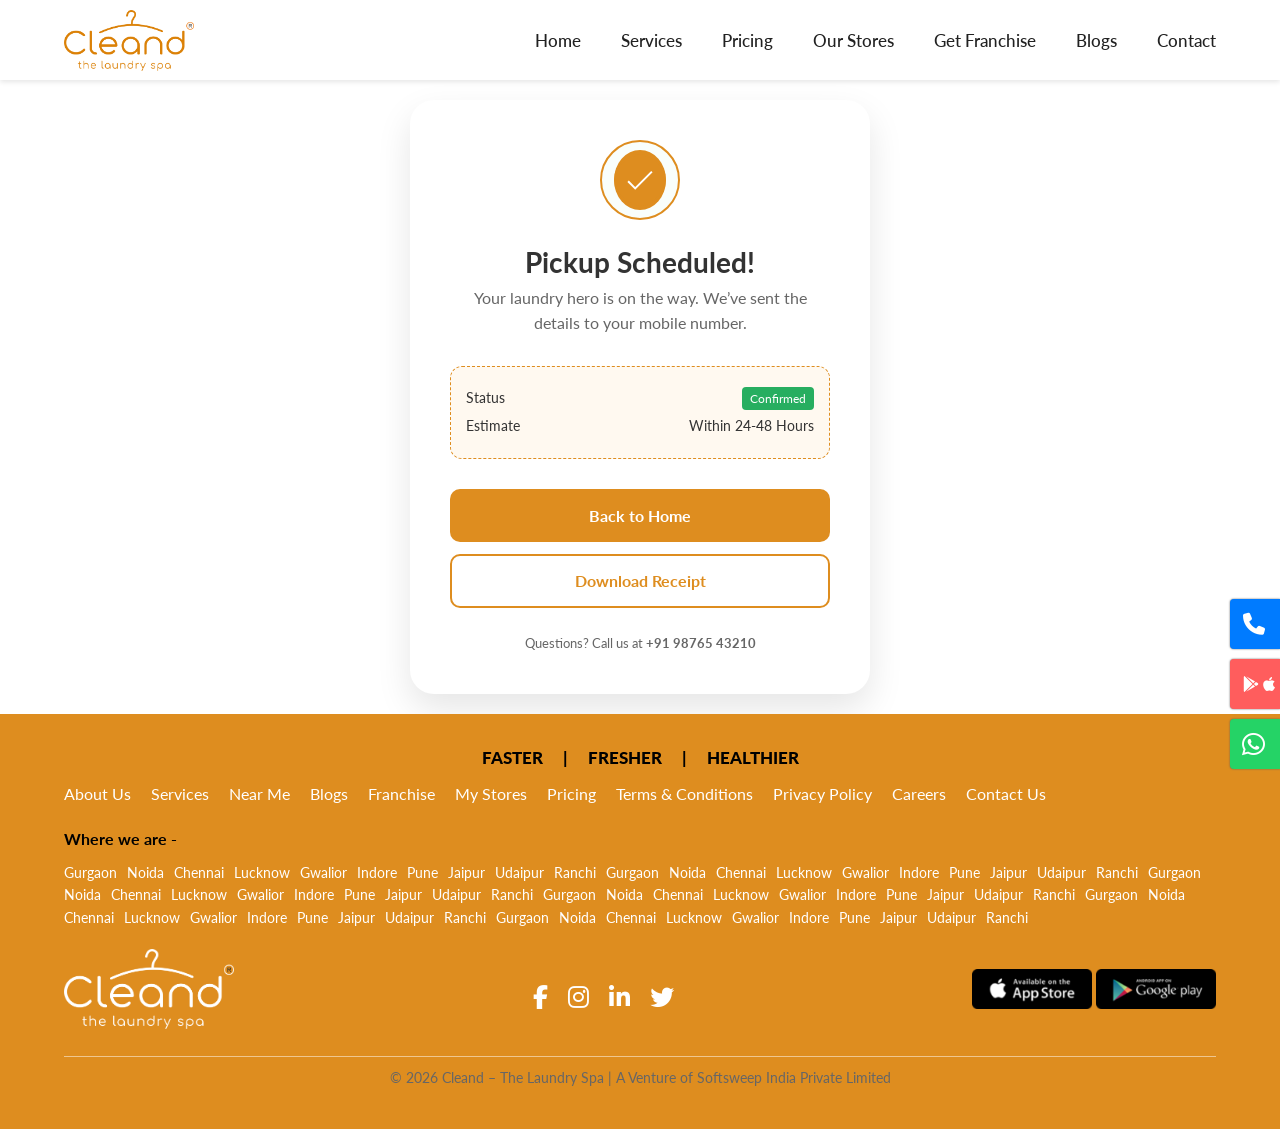
<file: thank-you.html>
<!DOCTYPE html>
<html lang="en">

<head>
    <meta charset="UTF-8">
    <meta name="viewport" content="width=device-width, initial-scale=1.0">
    <title>Cleand - Thank You</title>
    <link rel="icon" type="image/png" href="images/cleand-favicon.png">

    <link
        href="https://fonts.googleapis.com/css2?family=Lato:ital,wght@0,100;0,300;0,400;0,700;0,900;1,100;1,300;1,400;1,700;1,900&display=swap"
        rel="stylesheet">

    <link rel="stylesheet" href="https://cdnjs.cloudflare.com/ajax/libs/font-awesome/6.0.0-beta3/css/all.min.css">
    <link rel="stylesheet" href="https://cdnjs.cloudflare.com/ajax/libs/font-awesome/6.5.1/css/all.min.css">

    <link rel="stylesheet" href="style.css">
    <link rel="stylesheet" href="responsive.css">
</head>

<style>
    /* thank you page */

    .thank-you-container {
        padding: 20px;
        width: 100%;
        max-width: 500px;
        padding-top: 100px;
        margin: auto;
    }

    .success-card {
        background: #fff;
        padding: 40px;
        border-radius: 24px;
        text-align: center;
        box-shadow: 0 15px 35px rgba(0, 0, 0, 0.1);
        animation: slideUp 0.6s ease-out;
    }

    @keyframes slideUp {
        from {
            opacity: 0;
            transform: translateY(30px);
        }

        to {
            opacity: 1;
            transform: translateY(0);
        }
    }

    h1 {
        color: #333;
        margin-top: 20px;
        font-size: 28px;
    }

    p {
        color: #666;
        line-height: 1.6;
        margin-bottom: 30px;
    }

    /* Animated Checkmark CSS */
    .icon-circle {
        width: 80px;
        height: 80px;
        margin: 0 auto;
    }

    .checkmark {
        width: 80px;
        height: 60px;
        border-radius: 50%;
        display: block;
        stroke-width: 2;
        stroke: #fff;
        stroke-miterlimit: 10;
        box-shadow: inset 0px 0px 0px #de8d1f;
        animation: fill .4s ease-in-out .4s forwards, scale .3s ease-in-out .9s both;
    }

    .checkmark__circle {
        stroke-dasharray: 166;
        stroke-dashoffset: 166;
        stroke-width: 2;
        stroke-miterlimit: 10;
        stroke: #de8d1f;
        fill: none;
        animation: stroke 0.6s cubic-bezier(0.65, 0, 0.45, 1) forwards;
    }

    .checkmark__check {
        transform-origin: 50% 50%;
        stroke-dasharray: 48;
        stroke-dashoffset: 48;
        animation: stroke 0.3s cubic-bezier(0.65, 0, 0.45, 1) 0.8s forwards;
    }

    @keyframes stroke {
        100% {
            stroke-dashoffset: 0;
        }
    }

    @keyframes scale {

        0%,
        100% {
            transform: none;
        }

        50% {
            transform: scale3d(1.1, 1.1, 1);
        }
    }

    @keyframes fill {
        100% {
            box-shadow: inset 0px 0px 0px 40px #de8d1f;
        }
    }

    .order-details {
        background: #fff9f0;
        border: 1px dashed #de8d1f;
        border-radius: 12px;
        padding: 15px;
        margin-bottom: 30px;
    }

    .detail-item {
        display: flex;
        justify-content: space-between;
        margin: 5px 0;
        font-size: 14px;
        color: #333;
    }

    .status-tag {
        background: #27ae60;
        color: #fff;
        padding: 2px 8px;
        border-radius: 4px;
        font-size: 12px;
    }

    .action-buttons {
        display: flex;
        flex-direction: column;
        gap: 12px;
    }

    .btn-primary {
        background: #de8d1f;
        color: #fff;
        text-decoration: none;
        padding: 14px;
        border-radius: 10px;
        font-weight: bold;
        transition: 0.3s;
    }

    .btn-primary:hover {
        background: #c27a1a;
        transform: translateY(-2px);
    }

    .btn-outline {
        color: #de8d1f;
        text-decoration: none;
        padding: 12px;
        border: 2px solid #de8d1f;
        border-radius: 10px;
        font-weight: bold;
        transition: 0.3s;
    }

    .btn-outline:hover {
        background: rgba(222, 141, 31, 0.05);
    }

    .footer-note {
        margin-top: 25px;
        font-size: 13px;
        color: #666;
    }




    @media (max-width: 350px) {

        .success-card {
            padding: 20px;
            border-radius: 20px;
        }
    }
</style>

<body>

    <!-- fixed buttons on screen -->
    <div class="fixed-on-screen">
        <!-- Call Button -->
        <div class="button-container call-container" onclick="callPhone()">
            <i class="fas fa-phone icon"></i>
            <span class="label call-label">Call Us</span>
        </div>
        <!-- Email Button -->
        <div class="button-container app-container" onclick="downloadApp()">
            <div class="icon-box">
                <i class="fab fa-google-play icon"></i>
                <i class="fab fa-apple icon"></i>
            </div>
            <span class="label app-label">Download App</span>
        </div>

        <!-- Whatsapp Button -->
        <div class="button-container whatsapp-container" onclick="sendWhatsapp()">
            <i class="fab fa-whatsapp icon"></i>
            <span class="label whatsapp-label">Whatsapp Us</span>
        </div>
    </div>

    <header class="header">
        <div class="section-container">
            <div class="header-container">
                <a href="index.html" class="logo">
                    <img src="images/cleand-R-logo.png" alt="Logo">
                </a>

                <button class="mobile-nav-toggle" aria-label="Toggle navigation">
                    <span class="bar"></span>
                    <span class="bar"></span>
                    <span class="bar"></span>
                </button>

                <nav class="navmenu">
                    <ul>
                        <li><a href="index.html">Home</a></li>
                        <li><a href="services.html">Services</a></li>
                        <li><a href="pricing.html">Pricing</a></li>
                        <li><a href="store.html">Our Stores</a></li>
                        <li><a href="franchise.html">Get Franchise</a></li>
                        <li><a href="blogs.html">Blogs</a></li>
                        <li><a href="contact.html">Contact</a></li>
                    </ul>
                </nav>
            </div>
        </div>
    </header>


    <div class="section-container">
        <div class="thank-you-container">
            <div class="success-card">
                <div class="icon-circle">
                    <svg class="checkmark" xmlns="http://www.w3.org/2000/svg" viewBox="0 0 52 52">
                        <circle class="checkmark__circle" cx="26" cy="26" r="25" fill="none" />
                        <path class="checkmark__check" fill="none" d="M14.1 27.2l7.1 7.2 16.7-16.8" />
                    </svg>
                </div>

                <h1>Pickup Scheduled!</h1>
                <p>Your laundry hero is on the way. We’ve sent the details to your mobile number.</p>

                <div class="order-details">
                    <div class="detail-item">
                        <span>Status</span>
                        <span class="status-tag">Confirmed</span>
                    </div>
                    <div class="detail-item">
                        <span>Estimate</span>
                        <span>Within 24-48 Hours</span>
                    </div>
                </div>

                <div class="action-buttons">
                    <a href="index.html" class="btn-primary">Back to Home</a>
                    <a href="#" class="btn-outline">Download Receipt</a>
                </div>

                <div class="footer-note">
                    Questions? Call us at <b>+91 98765 43210</b>
                </div>
            </div>
        </div>
    </div>



    <footer class="footer">
        <div class="section-container slide-up">
            <div class="footer-top-bar">
                <span>FASTER</span>
                <span>|</span>
                <span>FRESHER</span>
                <span>|</span>
                <span>HEALTHIER</span>
            </div>

            <ul class="footer-nav-links">
                <li><a href="about.html">About Us</a></li>
                <li><a href="services.html">Services</a></li>
                <li><a href="near-me.html">Near Me</a></li>
                <li><a href="blogs.html">Blogs</a></li>
                <li><a href="franchise.html">Franchise</a></li>
                <li><a href="store.html">My Stores</a></li>
                <li><a href="pricing.html">Pricing</a></li>
                <li><a href="terms.html">Terms & Conditions</a></li>
                <li><a href="privacy.html">Privacy Policy</a></li>
                <li><a href="career.html">Careers</a></li>
                <li><a href="contact.html">Contact Us</a></li>
            </ul>

            <div class="footer-city">
                <h4>Where we are -</h4>

                <ul class="footer-nav-links footer-nav-links-city">
                    <li><a href="city.html">Gurgaon</a></li>
                    <li><a href="city.html">Noida</a></li>
                    <li><a href="city.html">Chennai</a></li>
                    <li><a href="city.html">Lucknow</a></li>
                    <li><a href="city.html">Gwalior</a></li>
                    <li><a href="city.html">Indore</a></li>
                    <li><a href="city.html">Pune</a></li>
                    <li><a href="city.html">Jaipur</a></li>
                    <li><a href="city.html">Udaipur</a></li>
                    <li><a href="city.html">Ranchi</a></li>
                    <li><a href="city.html">Gurgaon</a></li>
                    <li><a href="city.html">Noida</a></li>
                    <li><a href="city.html">Chennai</a></li>
                    <li><a href="city.html">Lucknow</a></li>
                    <li><a href="city.html">Gwalior</a></li>
                    <li><a href="city.html">Indore</a></li>
                    <li><a href="city.html">Pune</a></li>
                    <li><a href="city.html">Jaipur</a></li>
                    <li><a href="city.html">Udaipur</a></li>
                    <li><a href="city.html">Ranchi</a></li>
                    <li><a href="city.html">Gurgaon</a></li>
                    <li><a href="city.html">Noida</a></li>
                    <li><a href="city.html">Chennai</a></li>
                    <li><a href="city.html">Lucknow</a></li>
                    <li><a href="city.html">Gwalior</a></li>
                    <li><a href="city.html">Indore</a></li>
                    <li><a href="city.html">Pune</a></li>
                    <li><a href="city.html">Jaipur</a></li>
                    <li><a href="city.html">Udaipur</a></li>
                    <li><a href="city.html">Ranchi</a></li>
                    <li><a href="city.html">Gurgaon</a></li>
                    <li><a href="city.html">Noida</a></li>
                    <li><a href="city.html">Chennai</a></li>
                    <li><a href="city.html">Lucknow</a></li>
                    <li><a href="city.html">Gwalior</a></li>
                    <li><a href="city.html">Indore</a></li>
                    <li><a href="city.html">Pune</a></li>
                    <li><a href="city.html">Jaipur</a></li>
                    <li><a href="city.html">Udaipur</a></li>
                    <li><a href="city.html">Ranchi</a></li>
                    <li><a href="city.html">Gurgaon</a></li>
                    <li><a href="city.html">Noida</a></li>
                    <li><a href="city.html">Chennai</a></li>
                    <li><a href="city.html">Lucknow</a></li>
                    <li><a href="city.html">Gwalior</a></li>
                    <li><a href="city.html">Indore</a></li>
                    <li><a href="city.html">Pune</a></li>
                    <li><a href="city.html">Jaipur</a></li>
                    <li><a href="city.html">Udaipur</a></li>
                    <li><a href="city.html">Ranchi</a></li>
                    <li><a href="city.html">Gurgaon</a></li>
                    <li><a href="city.html">Noida</a></li>
                    <li><a href="city.html">Chennai</a></li>
                    <li><a href="city.html">Lucknow</a></li>
                    <li><a href="city.html">Gwalior</a></li>
                    <li><a href="city.html">Indore</a></li>
                    <li><a href="city.html">Pune</a></li>
                    <li><a href="city.html">Jaipur</a></li>
                    <li><a href="city.html">Udaipur</a></li>
                    <li><a href="city.html">Ranchi</a></li>
                </ul>
            </div>

            <div class="footer-main">
                <div class="footer-logo">
                    <img src="images/cleand-R-logo-white.png" alt="">
                </div>
                <div class="social-icons">
                    <a href="https://www.facebook.com/profile.php?id=100087893991939" target="_blank"><i
                            class="fab fa-facebook-f"></i></a>
                    <a href="https://www.instagram.com/cleand.in/" target="_blank"><i class="fab fa-instagram"></i></a>
                    <a href="https://www.linkedin.com/company/vcleen/" target="_blank"><i
                            class="fab fa-linkedin-in"></i></a>
                    <a href="#" target="_blank"><i class="fab fa-twitter"></i></a>
                </div>
                <div class="footer-download">
                    <a href="https://apps.apple.com/in/app/cleand-the-laundry-spa/id6444508188" target="_blank"><img
                            src="images/appstore.png" alt=""></a>
                    <a href="https://play.google.com/store/apps/details?id=com.ctls.application" target="_blank"><img
                            src="images/googleplay.png" alt=""></a>
                </div>
            </div>

            <div class="footer-copyright">
                <p>&copy; 2026 Cleand – The Laundry Spa | A Venture of Softsweep India Private Limited</p>
            </div>
        </div>
    </footer>



    <!-- script for navbar -->
    <script>
        const mobileBtn = document.querySelector('.mobile-nav-toggle');
        const navMenu = document.querySelector('.navmenu');
        const navLinks = document.querySelectorAll('.navmenu a');

        // --- Active Link Logic ---
        const currentUrl = window.location.href;

        navLinks.forEach(link => {
            // Check if the link's href matches the current URL
            if (link.href === currentUrl) {
                link.classList.add('active');
            }
        });

        // --- Mobile Toggle Logic ---
        mobileBtn.addEventListener('click', () => {
            mobileBtn.classList.toggle('active');
            navMenu.classList.toggle('open');
        });

        // Close menu when a link is clicked
        navLinks.forEach(link => {
            link.addEventListener('click', () => {
                mobileBtn.classList.remove('active');
                navMenu.classList.remove('open');
            });
        });
    </script>

    <!-- fixed button on screen -->
    <script>
        function callPhone() {
            const phoneNumber = "918423123458";
            window.open(`tel:${phoneNumber}`, "_self");
        }
        function downloadApp() {
        }
        function sendWhatsapp() {
            const phoneNumber = "919663123457";
            const message = "Hello! I would like to inquire about your laundry services.";
            const url = `https://wa.me/${phoneNumber}?text=${encodeURIComponent(message)}`;
            window.open(url, "_blank");
        }
    </script>

    <!-- script for slide up animation -->
    <script>
        document.addEventListener('DOMContentLoaded', () => {

            // Create the "Eye" (Observer)
            const slideUpObserver = new IntersectionObserver((entries) => {
                entries.forEach(entry => {
                    // If the element enters the screen
                    if (entry.isIntersecting) {
                        entry.target.classList.add('active');

                        // Once it has slid up, stop watching it (until refresh)
                        slideUpObserver.unobserve(entry.target);
                    }
                });
            }, {
                threshold: 0, // Starts when 0% of the element is visible
                rootMargin: "0px 0px -50px 0px" // Slight offset so it triggers before it hits the very bottom
            });

            // Find everything with the "slide-up" class and start watching it
            const slideUpElements = document.querySelectorAll('.slide-up');
            slideUpElements.forEach(el => slideUpObserver.observe(el));

        });
    </script>



</body>

</html>
</file>
<file: style.css>
:root {
    --primary-color: #de8d1f;
    --secondry-color: #edc083;
    --text-gray: #4a4a4a;
    --bg-light: #fbf2e6;
    --white: #ffffff;
}

* {
    margin: 0;
    padding: 0;
    box-sizing: border-box;
    font-family: "Lato", sans-serif;
}

body {
    color: var(--text-gray);
    line-height: 1.6;
}

html {
    scroll-behavior: smooth;
}

.section-container {
    width: 90%;
    max-width: 1250px;
    margin: auto;

}



.header-content {
    text-align: center;
    max-width: 1000px;
    margin: 0 auto 40px;
}

.header-content h2 {
    font-size: 2rem;
    color: #1a1a1a;
}

.header-content h3 {
    color: #9c5b00;
    font-weight: 600;
    margin-bottom: 10px;
}

.header-content p {
    color: #767676;
    font-size: 18px;
    letter-spacing: .4px;
    line-height: 1.3;
}





.btn-container {
    display: flex;
    justify-content: center;
    gap: 10px;
    margin: auto;
    margin-top: 10px;
    padding-bottom: 30px;
}

.btn-container .btn {
    transition: all 0.2s ease-in;
    position: relative;
    overflow: hidden;
    z-index: 1;
    color: #ffffff;
    padding: 8px 20px;
    cursor: pointer;
    font-size: 18px;
    border-radius: 4px;
    background: #d58b23;
    border: 1px solid #ffd294;
    display: flex;
    align-items: center;
    gap: 10px;
}

.btn-container .btn:active {
    color: #666;
    box-shadow: inset 4px 4px 12px #c5c5c5, inset -4px -4px 12px #ffffff;
}

.btn-container .btn:before {
    content: "";
    position: absolute;
    left: 50%;
    transform: translateX(-50%) scaleY(1) scaleX(1.25);
    top: 100%;
    width: 140%;
    height: 180%;
    background-color: rgba(0, 0, 0, 0.05);
    border-radius: 50%;
    display: block;
    transition: all 0.5s 0.1s cubic-bezier(0.55, 0, 0.1, 1);
    z-index: -1;
}

.btn-container .btn:after {
    content: "";
    position: absolute;
    left: 55%;
    transform: translateX(-50%) scaleY(1) scaleX(1.45);
    top: 180%;
    width: 160%;
    height: 190%;
    background-color: #8b5100;
    border-radius: 50%;
    display: block;
    transition: all 0.5s 0.1s cubic-bezier(0.55, 0, 0.1, 1);
    z-index: -1;
}

.btn-container .btn:hover {
    color: #ffffff;
    border: 1px solid #8b5100;
}

.btn-container .btn:hover:before {
    top: -35%;
    background-color: #8b5100;
    transform: translateX(-50%) scaleY(1.3) scaleX(0.8);
}

.btn-container .btn:hover:after {
    top: -45%;
    background-color: #9c5b00;
    transform: translateX(-50%) scaleY(1.3) scaleX(0.8);
}

.btn-container .btn img {
    width: 30px;
}

.btn-container .pickup-btn img {
    width: 40px;
}


.btn-container .whatsapp-btn:hover {
    border: 1px solid #199229;
}

.btn-container .whatsapp-btn {
    background-color: #40C351;
    color: #fff;
}

.btn-container .whatsapp-btn:hover:before {
    background-color: #24ab36;
}

.btn-container .whatsapp-btn:hover:after {
    background-color: #199229;
}











/* fixed buttons on screen for contact */
.fixed-on-screen {
    position: fixed;
    top: 76%;
    right: 0;
    transform: translateY(-50%);
    z-index: 100;
    display: flex;
    flex-direction: column;
    align-items: flex-end;
    gap: 10px;
}

.button-container {
    display: flex;
    align-items: center;
    justify-content: flex-start;
    height: 50px;
    width: 50px;
    padding-left: 13px;
    border-radius: 4px 0 0 4px;
    box-shadow: 0px 0px 2px #5c5c5c;
    overflow: hidden;
    transition: width 0.4s ease;
    color: white;
    cursor: pointer;
}

.icon {
    font-size: 22px;
    margin-right: 10px;
}

.whatsapp-container .icon {
    font-size: 24px;
    transform: scale(1.1);
}

.label {
    white-space: nowrap;
    font-size: 16px;
    font-weight: 500;
    opacity: 0;
    transition: opacity 0.3s ease;
    margin-left: 4px;
}

.call-container {
    background-color: #007BFF;
    /* background-color: #3fa0e7; */
}

.app-container {
    background-color: #ff5d5d;
}

.app-container .icon-box {
    margin-right: 10px;
    display: flex;
    align-items: center;
}

.app-container i {
    font-size: 16px;
    margin-right: 4px;
}

.whatsapp-container {
    background-color: #25D366;
}

.button-container:hover {
    width: 135px;
    padding-right: 20px;
}

.button-container:hover .label {
    opacity: 1;
}

.whatsapp-container:hover {
    width: 190px;
}

.app-container:hover {
    width: 200px;
}


.slide-up {
    opacity: 0;
    transform: translateY(50px);
    transition: all 0.8s ease-out;
    visibility: hidden;
}

.slide-up.active {
    opacity: 1;
    transform: translateY(0);
    visibility: visible;
}









/* header */
.header {
    transition: all 0.5s;
    z-index: 1;
    display: flex;
    align-items: center;
    position: fixed;
    width: 100%;
    height: 80px;
    z-index: 100;
    background: #ffffff;
    padding: 10px 0px;
    box-shadow: 0px 2px 5px rgba(0, 0, 0, 0.1);
}

.header-container {
    width: 100%;
    display: flex;
    align-items: center;
    justify-content: space-between;
}

.logo {
    width: 130px;
    display: flex;
    align-items: center;
}

.logo img {
    width: 100%;
}

.navmenu ul {
    display: flex;
    align-items: center;
    gap: 40px;
}

.navmenu ul li {
    list-style: none;
    font-size: 17px;
    font-weight: 500;
}

.navmenu ul li a {
    text-decoration: none;
    color: #212121;
    position: relative;
    padding-bottom: 5px;
    transition: color 0.3s ease;
}

.navmenu ul li a::after {
    content: '';
    position: absolute;
    bottom: 0;
    left: 0;
    width: 0;
    height: 2px;
    background-color: var(--primary-color);
    transition: width 0.3s ease;
}

.navmenu ul li a:hover {
    color: var(--primary-color);
}

.navmenu ul li a:hover::after {
    width: 100%;
}

/* Active Link State */
.navmenu ul li a.active {
    color: var(--primary-color);
}

.navmenu ul li a.active::after {
    width: 100%;
}

.mobile-only {
    display: none;
}

.desktop-only {
    display: inline-block;
}

.mobile-nav-toggle {
    display: none;
    flex-direction: column;
    justify-content: space-between;
    width: 24px;
    height: 21px;
    background: #fff;
    border: none;
    cursor: pointer;
    z-index: 1001;
}

.mobile-nav-toggle .bar {
    width: 100%;
    height: 3px;
    background-color: #de8d1f;
    transition: all 0.3s ease;
}








/* Hero Section */
.hero-carousel {
    width: 100%;
    height: 560px;
    overflow: hidden;
    position: relative;
    padding-top: 80px;
}

.carousel-track {
    display: flex;
    width: 100%;
    height: 100%;
    transition: transform 0.8s cubic-bezier(0.65, 0, 0.35, 1);
}

.hero-slide {
    width: 100%;
    height: 100%;
    background-size: cover;
    background-position: center;
    position: relative;
    flex-shrink: 0;
}

.hero-content {
    width: 50%;
    margin-top: 50px;
    color: #fff;
}

.hero-content h1 {
    font-size: 3rem;
    line-height: 54px;
    letter-spacing: 1px;
    font-weight: 900;
}

.hero-content p {
    font-size: 18px;
    line-height: 24px;
    margin-top: 20px;
}

.hero-btn-container {
    display: flex;
    gap: 10px;
    margin: auto;
    margin-top: 20px;
}

.btn {
    display: inline-block;
    transition: all 0.2s ease-in;
    position: relative;
    overflow: hidden;
    z-index: 1;
    color: #090909;
    padding: 8px 20px;
    cursor: pointer;
    font-size: 18px;
    border-radius: 4px;
    background: #e8e8e8;
    border: 1px solid #e8e8e8;
    /* box-shadow: 2px 2px 6px #c5c5c5, -2px -2px 6px #ffffff; */
}

.btn:active {
    color: #666;
    box-shadow: inset 4px 4px 12px #c5c5c5, inset -4px -4px 12px #ffffff;
}

.btn:before {
    content: "";
    position: absolute;
    left: 50%;
    transform: translateX(-50%) scaleY(1) scaleX(1.25);
    top: 100%;
    width: 140%;
    height: 180%;
    background-color: rgba(0, 0, 0, 0.05);
    border-radius: 50%;
    display: block;
    transition: all 0.5s 0.1s cubic-bezier(0.55, 0, 0.1, 1);
    z-index: -1;
}

.btn:after {
    content: "";
    position: absolute;
    left: 55%;
    transform: translateX(-50%) scaleY(1) scaleX(1.45);
    top: 180%;
    width: 160%;
    height: 190%;
    background-color: #8b5100;
    border-radius: 50%;
    display: block;
    transition: all 0.5s 0.1s cubic-bezier(0.55, 0, 0.1, 1);
    z-index: -1;
}

.btn:hover {
    color: #ffffff;
    border: 1px solid #8b5100;
}

.btn:hover:before {
    top: -35%;
    background-color: #8b5100;
    transform: translateX(-50%) scaleY(1.3) scaleX(0.8);
}

.btn:hover:after {
    top: -45%;
    background-color: #8b5100;
    transform: translateX(-50%) scaleY(1.3) scaleX(0.8);
}

.btn {
    display: flex;
    align-items: center;
    gap: 10px;
}

.btn img {
    width: 30px;
}

.pickup-btn img {
    width: 40px;
}


.whatsapp-btn:hover {
    border: 1px solid #40C351;
}

.whatsapp-btn:hover:before {
    background-color: #40C351;
}

.whatsapp-btn:hover:after {
    background-color: #40C351;
}




.hero-fixed {
    position: absolute;
    bottom: 0;
    left: 50%;
    transform: translate(-50%);
    width: 100%;
    max-width: 1250px;
    display: flex;
    justify-content: center;
}

.hero-fixed-card {
    width: 33.33%;
    padding: 30px;
    display: flex;
    align-items: center;
    gap: 30px;
    color: #fff;
}

.hero-fixed-start {
    background: #ffd395;
    color: #4d4d4d;
}

.hero-fixed-mid {
    background: #ffac39;
    color: #774500;
}

.hero-fixed-mid .hero-fixed-content h3 a {
    color: #774500;
    text-decoration: none;
}

.hero-fixed-end {
    background: #8b5100;
}

.hero-fixed-end .hero-fixed-content h3 a {
    color: #fff;
    text-decoration: none;
}

.hero-fixed-icon {
    font-size: 30px;
}

.show-on-mobile {
    display: none;
}












.premium-container {
    padding: 30px 0 40px;
}

.brand {
    color: #de8d1f;
}

.premium-grid {
    display: grid;
    grid-template-columns: 1fr 1fr 1fr 1fr;
    gap: 30px;
}

.premium-card {
    background: #fff;
    border-radius: 20px;
    overflow: hidden;
    box-shadow: 0 10px 30px rgba(0, 0, 0, 0.05);
    transition: transform 0.3s ease, box-shadow 0.3s ease;
}

.premium-card:hover {
    transform: translateY(-10px);
    box-shadow: 0 20px 40px rgba(0, 0, 0, 0.1);
}

.image-wrapper {
    height: 240px;
    overflow: hidden;
    position: relative;
}

.image-wrapper img {
    width: 100%;
    height: 100%;
    object-fit: cover;
    transition: transform 0.5s ease;
}

.premium-card:hover .image-wrapper img {
    transform: scale(1.1);
}

.premium-tag {
    position: absolute;
    top: 15px;
    right: 15px;
    background: #de8d1f;
    color: white;
    padding: 5px 15px;
    border-radius: 50px;
    font-size: 0.8rem;
    z-index: 2;
}

.premium-info {
    padding: 20px;
    text-align: left;
}

.premium-info h4 {
    font-size: 1.25rem;
    color: #1a1a1a;
    margin-bottom: 12px;
}

.premium-info p {
    color: #767676;
    font-size: 0.95rem;
    margin-bottom: 30px;
    height: 60px;
}

.premium-btn {
    display: block;
    text-align: center;
    background: transparent;
    border: 2px solid #de8d1f;
    color: #de8d1f;
    padding: 10px;
    border-radius: 12px;
    text-decoration: none;
    font-weight: 600;
    transition: all 0.3s ease;
}

.premium-btn:hover {
    background: #de8d1f;
    color: white;
}







.power-line {
    display: flex;
    justify-content: center;
    align-items: center;
    flex-wrap: wrap;
    gap: 40px;
    row-gap: 0px;
    margin-top: 4px;
}

.power-line li {
    font-size: 18px;
    font-weight: 600;
    color: #9c5b00;
}

.expert-services {
    padding: 30px 0 0px;
}

.services-container .header-content p {
    margin-top: 10px;
}

.expert-flex {
    display: flex;
    align-items: center;
    justify-content: center;
    gap: 20px;
    max-width: 1200px;
    margin: 0 auto 0;
}

.side-col {
    flex: 1;
    display: flex;
    flex-direction: column;
    gap: 30px;
}

.expert-item {
    display: flex;
    align-items: center;
    gap: 20px;
    transition: transform 0.3s ease;
}

.expert-item:hover {
    transform: scale(1.05);
}

.left-side .expert-item {
    text-align: right;
}

.right-side .expert-item {
    text-align: left;
}

.text-block h4 {
    margin: 0 0 5px 0;
    font-size: 1.15rem;
}

.text-block p {
    margin: 0;
    font-size: 0.9rem;
    line-height: 1.4;
}

.icon-circle {
    width: 70px;
    height: 70px;
    border: 2px solid #de8d1f;
    border-radius: 50%;
    display: flex;
    align-items: center;
    justify-content: center;
    padding: 12px;
    flex-shrink: 0;
    background: #f9fefb;
}

.icon-circle img {
    width: 100%;
    height: auto;
}

.center-col {
    flex: 1.2;
    text-align: center;
    border-bottom: 6px solid #de8d1f;
}

.main-expert {
    max-width: 320px;
    margin-bottom: -7px;
    width: 100%;
    filter: drop-shadow(0 20px 30px rgba(0, 0, 0, 0.1));
}


.expert-services .btn-container {
    margin-top: 40px;
}








.step-full-container {
    padding-top: 20px;
    padding-bottom: 40px;
}

.step-full-container h1 {
    text-align: center;
    font-size: 2rem;
    line-height: 1.3;
}

.step-description {
    text-align: center;
    width: 80%;
    margin: auto;
    margin-top: 10px;
    font-size: 17px;
}

.step-container {
    margin-top: 60px;
    display: flex;
    justify-content: space-between;
}

.step-card {
    display: flex;
    flex-direction: column;
    align-items: center;
    padding: 0 20px;
}

.step-card .card-icon {
    height: 80px;
    margin-bottom: 20px;
    transition: transform 0.8s ease;
}

.step-card .card-icon img {
    width: 100%;
    height: 100%;
}

.step-card .step-text {
    color: #777;
    font-size: 14px;
    margin-bottom: 6px;
    transition: color 0.5s ease;
}

.step-card .step-heading {
    color: #555;
    font-size: 18px;
    font-weight: bold;
    line-height: 1.4;
    text-align: center;
    transition: transform 0.5s ease, color 0.5s ease;
    margin-top: 0;
}

.step-card .step-heading span {
    color: #de8d1f;
}

.step-arrow-box {
    width: 80px;
    height: 20px;
    margin-top: 40px;
}

.step-arrow-box img {
    width: 100%;
    height: 100%;
}

.step-card:hover .card-icon {
    transform: rotateY(180deg);
}

.step-card:hover .step-text {
    color: #de8d1f;
}

.step-card:hover .step-heading {
    transform: translateY(10px);
}










.near-container {
    background: url('images/technology-3.webp');
    background-size: cover;
    background-position: center;
    background-position: 56%;
    background-position-y: 100%;
    background-size: 380px;
    /* background-size: 500px; */
    background-repeat: no-repeat;
    display: flex;
    justify-content: space-between;
    padding: 40px 0;
}


.near-left {
    width: 34%;
    display: flex;
    flex-direction: column;
    justify-content: space-between;
}

.near-left-top h1 {
    line-height: 1.2;
    margin-top: 6px;
    margin-bottom: 20px;
}

.near-left-bottom {
    font-size: 18px;
    font-weight: 600;
    color: #9c5b00;
}




.near-right {
    width: 26%;
    display: flex;
    flex-direction: column;
    gap: 20px;
}

.near-right-card {
    background: #ffecd1;
    padding: 20px;
    border-radius: 20px;
    transition: all 0.2s ease-in-out;
}

.near-right-card:hover {
    background: #ffd9a4;
}

.near-right-img {
    background: #fff;
    padding: 6px;
    width: fit-content;
    border-radius: 10px;
}

.near-right-img img {
    width: 50px;
}

.near-right-card h2 {
    font-size: 20px;
    margin-top: 10px;
}

.near-right-card p {
    margin-top: 10px;
    line-height: 1.3;
}











.choose-section {
    padding: 30px 0 0px;
}

.choose-section h2 {
    font-size: 2rem;
    text-align: center;
    line-height: 1.4;
}

.choose-section h2 span {
    color: #de8d1f;
}

.choose-section p {
    margin: auto;
    width: 70%;
    font-size: 18px;
    text-align: center;
    line-height: 1.2;
    margin-top: 10px;
}

.Choose-container {
    display: grid;
    grid-template-columns: 1fr 1fr;
    gap: 20px;
    margin-top: 40px;
}

.choose-card {
    padding: 30px;
    border: 1px solid #dedede;
    border-radius: 20px;
    box-shadow: 0px 0px 20px rgba(0, 0, 0, 0.1);
    transition: all 0.3s ease-in-out;
    background: #fff;
}

.choose-icon {
    background: #e7e7e7;
    width: fit-content;
    width: 50px;
    height: 50px;
    display: flex;
    align-items: center;
    justify-content: center;
    border-radius: 50%;
}

.choose-icon i {
    color: #de8d1f;
    font-size: 26px;
}

.choose-card h3 {
    margin-top: 10px;
    font-size: 20px;
    color: #282828;
}

.choose-card p {
    margin-top: 6px;
    text-align: left;
    width: 100%;
    line-height: 1.4;
    opacity: 0.8;
}


.choose-section .btn-container {
    margin-top: 40px;
}


.choose-card:hover {
    border: 1px solid #e7c08a;
    background: #f3e8d8;
    box-shadow: none;
}














.stats-wrapper {
    padding: 40px 40px;
}

.highlight {
    color: #945a09;
}

.stats-wrapper .section-subtitle {
    width: 80%;
    margin: auto;
    margin-top: 10px;
    font-size: 17px;
    line-height: 1.2;
    color: #4b4b4b;
}

/* Stats Grid */
.stats-grid {
    display: grid;
    grid-template-columns: repeat(4, 1fr);
    gap: 25px;
    margin-top: 40px;
}

.stat-card {
    background: #fff6e6;
    padding: 20px 4px;
    border-radius: 20px;
    text-align: center;
    transition: transform 0.3s ease;
    border: 1px solid rgba(0, 0, 0, 0.05);
}

.stat-card:hover {
    transform: translateY(-10px);
    box-shadow: 0 15px 30px rgba(214, 51, 132, 0.1);
}

.counter-box {
    font-size: 3rem;
    font-weight: 600;
    color: #de8d1f;
    display: flex;
    justify-content: center;
    align-items: baseline;
}

.suffix {
    font-size: 1.5rem;
    font-weight: 600;
    margin-left: 4px;
}

.stat-label {
    font-size: 1rem;
    font-weight: 700;
    text-transform: uppercase;
    letter-spacing: 2px;
    color: #888;
}

.stat-card p {
    line-height: 1.3;
    font-size: 17px;
    opacity: 0.7;
    margin-top: 12px;
}













.profitable-content {
    text-align: center;
    padding: 30px 0 40px;
}

.profitable-content h1 {
    font-size: 2rem;
    margin-bottom: 10px;
}

.profitable-content p {
    font-size: 1.1rem;
    font-size: 17px;
    max-width: 1100px;
    margin: auto;
    margin-bottom: 4px;
}












.testimonials {
    background-color: #faf6ef;
    overflow: hidden;
    padding: 30px 0 40px;
}

.testimonial-container {
    margin: 0 auto;
    position: relative;
    padding: 0 60px;
}

.section-title {
    text-align: center;
    font-size: 2rem;
    line-height: 1.3;
}

.testimonial-description {
    width: 80%;
    margin: auto;
    text-align: center;
    font-size: 17px;
    line-height: 1.3;
    margin-top: 10px;
}

.slider-viewport {
    margin-top: 40px;
    overflow: hidden;
    width: 100%;
    margin-left: 10px;
}

.testimonial-track {
    display: flex;
    gap: 20px;
    transition: transform 0.6s cubic-bezier(0.25, 1, 0.5, 1);
    will-change: transform;
}

.testimonial-card {
    min-width: calc(50% - 20px);
    background: #fff;
    padding: 20px 30px;
    border-radius: 20px;
    box-sizing: border-box;
    text-align: left;
}

.testimonial-card .stars {
    color: #de8d1f;
    margin-bottom: 15px;
    font-size: 24px;
}

.testimonial-card .description {
    color: #555;
    line-height: 1.6;
    font-size: 17px;
    min-height: 80px;
}

.user-info .name {
    margin: 10px 0 0;
    color: #333;
    font-size: 18px;
}

.user-info .position {
    color: #de8d1f;
    font-size: 1rem;
}


.nav-btn {
    position: absolute;
    top: 60%;
    background: #fff;
    border: 2px solid #de8d1f;
    width: 45px;
    height: 45px;
    border-radius: 50%;
    cursor: pointer;
    color: #de8d1f;
    font-size: 18px;
    z-index: 10;
    transition: all 0.3s ease;
    display: flex;
    align-items: center;
    justify-content: center;
}

.nav-btn:hover {
    background: #de8d1f;
    color: #fff;
    box-shadow: 0 4px 12px rgba(222, 141, 31, 0.3);
}

.nav-btn.prev {
    left: 0;
}

.nav-btn.next {
    right: 0;
}











.faq-section {
    padding: 30px 0 40px;
}

.section-subtitle {
    text-align: center;
    color: #777;
    font-size: 17px;
    margin-top: 4px;
    margin-bottom: 40px;
}

.faq-grid {
    display: grid;
    grid-template-columns: 1fr;
    max-width: 800px;
    margin: auto;
    align-items: start;
}

.faq-item {
    background: #faf6ef;
    border-radius: 6px;
    margin-bottom: 16px;
    overflow: hidden;
    border: 1px solid transparent;
    transition: all 0.3s ease;
}

.faq-item:hover {
    background: #ffe8bf;
}

.faq-question {
    width: 100%;
    padding: 10px 20px;
    background: none;
    border: none;
    display: flex;
    justify-content: space-between;
    align-items: center;
    font-size: 1.1rem;
    font-weight: 600;
    color: #333;
    cursor: pointer;
    text-align: left;
    outline: none;
}

.faq-question .icon {
    font-size: 1.5rem;
    color: #de8d1f;
    transition: transform 0.3s ease;
}

.faq-answer {
    max-height: 0;
    overflow: hidden;
    transition: max-height 0.4s cubic-bezier(0, 1, 0, 1), padding 0.3s ease;
    background: #fff;
}

.faq-answer p {
    padding: 0 25px 25px;
    color: #666;
    line-height: 1.6;
    margin: 0;
    opacity: 0;
    transition: opacity 0.3s ease;
}

.faq-item.active {
    border-color: #de8d1f;
    box-shadow: 0 10px 20px rgba(0, 0, 0, 0.05);
}

.faq-item.active .faq-answer {
    max-height: 1000px;
    transition: max-height 0.6s cubic-bezier(1, 0, 1, 0);
}

.faq-item.active .faq-answer p {
    opacity: 1;
    padding-top: 10px;
}

.faq-item.active .icon {
    transform: rotate(45deg);
    color: #333;
}










/* .download-section {
    position: relative;
    padding: 40px 0px;
}

.download-section img {
    width: 100%;
    height: 100%;
}

.download-content {
    position: absolute;
    bottom: 16%;
    left: 605px;
    display: flex;
    justify-content: center;
    gap: 6px;
}

.download-content img {
    width: 140px;
} */









/* 
.download-section-2 {
    padding-top: 20px;
    display: flex;
    align-items: center;
    gap: 40px;
    margin: auto;
}

.download-left {
    width: 50%;
    display: flex;
    justify-content: center;
}
.download-left img {
    width: 400px;
}

.download-right img {
    width: 280px;
}

.download-right {
    width: 50%;
}

.download-right h1 {
    color: #DE8D1F;
    font-size: 26px;
    margin-bottom: 10px;
}
.download-right p {
    font-size: 20px;
    line-height: 1.2;
    margin-top: 10px;
    margin-bottom: 40px;
}

.download-right-apps {
    display: flex;
    gap: 10px;
}
.download-right-apps a {
    width: 170px;
}
.download-right-apps img {
    width: 100%;
}
 */











.download-promo-section {
    background: #E8E6E7;
}

.download-section-2 {
    background-image: url('images/123.webp'); 
    background-size: cover;
    background-position: center;
    background-repeat: no-repeat;
    
    min-height: 450px;
    width: 100%;
    margin: auto;
    display: flex;
    align-items: center;
    justify-content: center;
}

.content-wrapper {
    width: 40%;
    text-align: center;
    display: flex;
    flex-direction: column;
    align-items: center;
}

.download-section-2 h1 {
    color: #DE8D1F;
    font-size: 28px;
    font-weight: bold;
    margin-bottom: 10px;
}

.download-section-2 h2 {
    font-size: 22px;
    color: #333;
}

.download-section-2 p {
    font-size: 18px;
    line-height: 1.4;
    margin: 20px 0 30px 0;
    color: #444;
}

.download-right-apps {
    display: flex;
    gap: 15px;
}

.download-right-apps a {
    width: 160px;
    transition: transform 0.3s ease;
}

.download-right-apps a:hover {
    transform: scale(1.05);
}

.download-right-apps img {
    width: 100%;
}

@media (max-width: 1200px) {
    .download-promo-section .section-container {
        width: 100%;
    }
}

@media (max-width: 1000px) {
     .download-section-2 {
        min-height: 350px;
    }
}

@media (max-width: 768px) {
    .content-wrapper {
        width: 50%;
        background: rgba(234, 234, 234, 0.8);
        padding: 0px;
        border-radius: 0px;

        text-align: left;
        align-items: baseline;
    }
    .download-section-2 {
        background-position: left;
        min-height: 300px;
        justify-content: end;
    }
}

@media (max-width: 600px) {
    
    .content-wrapper {
        width: 90%;
        background: rgba(234, 234, 234, 0.8);
        padding: 20px;
        border-radius: 10px;

        text-align: center;
        align-items: center;
    }

    .download-section-2 {
        background-position: -100px;
    }
}







.footer {
    background: #de8d1f;
    padding-top: 30px;
}

.footer-top-bar {
    display: flex;
    justify-content: center;
    align-items: center;
    font-size: 17px;
    font-weight: 900;
    color: #000;
    margin-bottom: 10px;
}

.footer-top-bar span {
    margin: 0 10px;
}

.footer-nav-links {
    list-style: none;
    display: flex;
    flex-wrap: wrap;
    margin-bottom: 20px;
    font-size: 16px;
}

.footer-nav-links li {
    margin-right: 20px;
}

.footer-nav-links a {
    text-decoration: none;
    color: #fff;
}

.footer-city {
    margin-bottom: 20px;
    text-align: left;
    font-size: 12px;
    line-height: 1.6;
}

.footer-city h4 {
    font-size: 16px;
    margin-bottom: 10px;
    color: #000;
}

.footer-nav-links-city {
    font-size: 14px;
}

.footer-nav-links-city li {
    margin-right: 10px;
}


.footer-main {
    display: flex;
    /* flex-wrap: wrap; */
    justify-content: space-between;
    align-items: center;
    margin-bottom: 20px;
}

.footer-logo {
    width: 170px;
}

.footer-logo img {
    width: 100%;
}

.social-icons {
    display: flex;
    justify-content: center;
    margin-top: 10px;
    gap: 20px;
}

.social-icons a {
    color: #fff;
    font-size: 24px;
    text-decoration: none;
}

.footer-download {
    display: flex;
    align-items: center;
    gap: 4px;
}

.footer-download img {
    width: 120px;
}

/* Copyright */
.footer-copyright {
    margin-top: 20px;
    padding-bottom: 10px;
    text-align: center;
    border-top: 1px solid rgba(255, 255, 255, 0.5);
    padding-top: 10px;
    font-size: 14px;
    color: #fff;
}










/* schedule pickup popup */
.modal-overlay {
    display: none;
    position: fixed;
    inset: 0;
    background: rgba(0, 0, 0, 0.7);
    backdrop-filter: blur(02px);
    z-index: 9999;
    align-items: center;
    justify-content: center;
}

.modal-content {
    background: #ffffff;
    padding: 30px;
    border-radius: 10px;
    width: 90%;
    max-width: 420px;
    position: relative;
    box-shadow: 0 20px 40px rgba(0, 0, 0, 0.3);
}

/* Opening Animation */
.animate-pop {
    animation: modalPop 0.4s cubic-bezier(0.175, 0.885, 0.32, 1.275);
}

@keyframes modalPop {
    from {
        opacity: 0;
        transform: scale(0.8);
    }

    to {
        opacity: 1;
        transform: scale(1);
    }
}

.fade-in {
    animation: fadeIn 0.5s ease forwards;
}

@keyframes fadeIn {
    from {
        opacity: 0;
        transform: translateY(10px);
    }

    to {
        opacity: 1;
        transform: translateY(0);
    }
}

.close-modal {
    cursor: pointer;
    position: absolute;
    right: 20px;
    top: 10px;
    font-size: 24px;
    color: #d58b23;
}

.promo-badge {
    color: #de8d1f;
    font-weight: 600;
    font-size: 0.9rem;
    margin-bottom: 20px;
}

#pickupForm input {
    width: 100%;
    padding: 14px;
    margin-bottom: 15px;
    height: 46px;
    border: 2px solid #dcdcdc;
    border-radius: 6px;
    font-size: 1rem;
    transition: all 0.3s ease;
}

#pickupForm input:focus {
    border-color: #de8d1f;
    outline: none;
}

#pickupForm .form-row {
    display: flex;
    flex-direction: column;
    gap: 0;
    margin-bottom: 0;
}

#pickupForm .input-wrapper {
    display: flex;
    gap: 10px;
}

#pickupForm .input-wrapper .prefix {
    background: #ffeed6;
    width: 60px;
    height: 46px;
    display: flex;
    align-items: center;
    justify-content: center;
    border-radius: 6px;
    font-weight: 600;
}

#pickupForm .otp-container {
    display: flex;
    gap: 20px;
    /* justify-content: center; */
    margin: 5px 0 0;
}

#pickupForm .otp-boxes {
    display: flex;
    gap: 10px;
}

#pickupForm .otp-box {
    width: 40px;
    height: 40px;
    text-align: center;
    font-size: 1.1rem;
    font-weight: bold;
    padding: 0px;
}

#pickupForm .timer-area {
    margin-top: 10px;
}

#pickupForm .address-row {
    display: flex;
    gap: 10px;
    margin-bottom: 15px;
}

#pickupForm .address-row input {
    flex: 1;
}

#pickupForm select {
    flex: 1;
    width: 100%;
    padding: 12px;
    height: 46px;
    border: 2px solid #dcdcdc;
    border-radius: 6px;
    font-size: 14px;
    color: #333;
    cursor: pointer;
    appearance: none;
    background-image: url("data:image/svg+xml;charset=UTF-8,%3csvg xmlns='http://www.w3.org/2000/svg' viewBox='0 0 24 24' fill='none' stroke='%23de8d1f' stroke-width='3' stroke-linecap='round' stroke-linejoin='round'%3e%3cpolyline points='6 9 12 15 18 9'%3e%3c/polyline%3e%3c/svg%3e");
    background-repeat: no-repeat;
    background-position: right 10px center;
    background-size: 1em;
    transition: 0.3s;
}

#pickupForm select:focus {
    border-color: #de8d1f;
    outline: none;
}

#pickupForm textarea {
    width: 100%;
    padding: 10px;
    border: 2px solid #dcdcdc;
    border-radius: 6px;
    font-family: inherit;
    resize: none;
    transition: border 0.3s;
}

#pickupForm textarea:focus {
    border-color: #de8d1f;
    outline: none;
}

#pickupForm .otp-label {
    font-size: 0.9rem;
    color: #666;
    margin-bottom: 0px;
}

#pickupForm .hidden {
    display: none !important;
}



#pickupForm #submitBtn {
    width: 100%;
    padding: 12px;
    margin-top: 4px;
    background: #de8d1f;
    color: white;
    border: none;
    border-radius: 6px;
    font-size: 16px;
    font-weight: 600;
    cursor: pointer;
    transition: transform 0.2s, opacity 0.3s;
}

#pickupForm #submitBtn:disabled {
    background: #ccc;
    cursor: not-allowed;
}

#pickupForm #submitBtn:not(:disabled):hover {
    transform: translateY(-2px);
    box-shadow: 0 5px 15px rgba(222, 141, 31, 0.4);
}


#pickupForm #resendBtn {
    background: none;
    border: none;
    color: #de8d1f;
    font-weight: bold;
    cursor: pointer;
}

























/* privacy page and terms page common */

.privacy-wrapper {
    display: flex;
    gap: 40px;
    padding: 100px 0px 60px;
}

/* Sidebar Nav */
.privacy-nav {
    flex: 0 0 250px;
    position: sticky;
    top: 100px;
    height: fit-content;
}

.privacy-nav ul {
    list-style: none;
    padding: 0;
    border-left: 2px solid #e2e8f0;
}

.privacy-nav li a {
    display: block;
    padding: 10px 20px;
    text-decoration: none;
    color: #4a5568;
    font-weight: 600;
    transition: 0.3s;
}

.privacy-nav li a:hover {
    color: #de8d1f;
    border-left: 2px solid #de8d1f;
    margin-left: -2px;
}

/* Content Area */
.privacy-content {
    flex: 1;
    background: white;
    padding: 40px;
    border-radius: 15px;
    box-shadow: 0 4px 10px rgba(0, 0, 0, .2);
}

.privacy-content header h1 {
    font-size: 2.5rem;
    color: #565656;
    margin-bottom: 5px;
}

.last-updated {
    color: #a1a1a1;
    font-size: 0.9rem;
    margin-bottom: 40px;
}

.privacy-content h2 {
    color: #4d4d4d;
    border-bottom: 2px solid #de8d1f;
    display: inline-block;
    margin-bottom: 10px;
}

.privacy-content .section-des {
    margin-bottom: 10px;
}

.privacy-content section {
    margin-top: 40px;
    scroll-margin-top: 100px;
}

.privacy-content .data-card {
    background: #f8fafc;
    border: 1px solid #e2e8f0;
    padding: 20px;
    border-radius: 10px;
    margin-bottom: 15px;
}

.privacy-content .data-card h3 {
    margin-top: 0;
    color: #de8d1f;
    font-size: 1.1rem;
}

.privacy-content .check-list {
    list-style: none;
    padding: 0;
    margin-top: 10px;
    margin-bottom: 10px;
}

.privacy-content .check-list li::before {
    content: "✓";
    color: #de8d1f;
    margin-right: 10px;
    font-weight: bold;
}

.privacy-content .contact-box {
    margin-top: 60px;
    background: #f5e5ce;
    color: #000;
    padding: 30px;
    border-radius: 10px;
}

.privacy-content .contact-box h2 {
    border-color: #de8d1f;
    margin-top: 0;
    margin-bottom: 6px;
}

.privacy-content .contact-box p {
    margin-bottom: 6px;
}

.privacy-content .contact-box i {
    color: #de8d1f;
    margin-right: 6px;
}

.privacy-content .contact-box a {
    color: #de8d1f;
    text-decoration: none;
    font-size: 17px;
}

/* Responsive */
@media (max-width: 768px) {
    .privacy-wrapper {
        flex-direction: column;
    }

    .privacy-nav {
        position: relative;
        top: 0;
        flex: none;
        width: 100%;
    }

    .privacy-nav ul {
        display: flex;
        flex-wrap: wrap;
        border: none;
    }
}
</file>
<file: responsive.css>
/* @media (max-width: 1400px) {
    .download-content {
        bottom: 16%;
        left: 48%;
    }

    .download-content a {
        width: 140px;
    }

} */



@media (max-width: 1250px) {
    .hero-content {
        width: 60%;
        margin-top: 40px;
    }




    /* .download-content {
        left: 46%;
    } */


}





@media (max-width: 1050px) {

    .hero-carousel {
        width: 100%;
        height: 500px;
        padding-top: 80px;
    }

    .hero-slide {
        background-position: left;
    }

    .hero-content {
        width: 100%;
        margin-top: 20px;
        text-align: center;
    }

    .hero-btn-container {
        justify-content: center;
    }


    .hero-fixed-card {
        padding: 10px 20px;
        gap: 20px;
    }





    .premium-grid {
        grid-template-columns: 1fr 1fr;
    }

    .image-wrapper {
        height: 240px;
    }



    /* .download-content a {
        width: 120px;
    }

    .download-content img {
        width: 100%;
    } */


}








@media (max-width: 992px) {
    .plan-card.featured {
        transform: scale(1);
        margin: 20px 0;
    }

    .plan-card.featured:hover {
        transform: translateY(-10px);
    }




    /* .download-content {
        bottom: 16%;
        left: 46%;
    }

    .download-content a {
        width: 100px;
    } */



    .download-section-2 {
        gap: 0px;
        width: 100%;
    }
    
    .download-right h1 {
        font-size: 24px;
        margin-bottom: 4px;
    }
    .download-right h2 {
        line-height: 1.2;
    }

    .download-right p {
        font-size: 18px;
        margin-top: 6px;
        margin-bottom: 20px;
    }

    .download-right-apps a {
        width: 120px;
    }


    .near-container {
        background: #ffffff;
    }

    .near-left {
        width: 48%;
    }

    .near-right {
        width: 48%;
    }





    .stats-grid {
        grid-template-columns: repeat(2, 1fr);
    }



}









@media (max-width: 768px) {


    .fixed-on-screen {
        top: auto;
        bottom: 20px;
        right: 20px;
        transform: none;
        gap: 12px;
    }

    .email-container {
        display: none;
    }

    .button-container {
        width: 40px;
        height: 40px;
        padding: 0;
        border-radius: 50%;
        justify-content: center;
        transition: all 0.2s ease-in-out;
    }

    .icon {
        font-size: 18px;
        margin-right: 10px;
    }

    .whatsapp-container .icon {
        font-size: 20px;
    }

    .button-container .label {
        display: none;
    }

    .icon {
        margin-right: 0;
    }

    .button-container:hover {
        width: 40px;
        padding-right: 0;
    }

    .whatsapp-container:hover {
        width: 40px;
        background: #3eff85;
        box-shadow: -2px 2px 8px -1px #797979;
        transform: scale(1.1);
    }

    .call-container:hover {
        width: 40px;
        background: #52a6ff;
        box-shadow: -2px 2px 8px -1px #797979;
        transform: scale(1.1);
    }




    .mobile-nav-toggle {
        display: flex;
    }

    .desktop-only {
        display: none;
    }

    .mobile-only {
        display: block;
        margin-top: 20px;
    }

    .navmenu {
        position: fixed;
        top: 0;
        right: -100%;
        width: 40%;
        height: 100%;
        background-color: #fff;
        box-shadow: -5px 0px 15px rgba(0, 0, 0, 0.1);
        transition: right 0.4s ease-in-out;
        z-index: 1000;
        padding: 100px 40px;
    }

    .navmenu.open {
        right: 0;
    }

    .navmenu ul {
        flex-direction: column;
        align-items: flex-start;
        gap: 25px;
    }

    .mobile-nav-toggle.active .bar:nth-child(1) {
        transform: translateY(9px) rotate(45deg);
    }

    .mobile-nav-toggle.active .bar:nth-child(2) {
        opacity: 0;
    }

    .mobile-nav-toggle.active .bar:nth-child(3) {
        transform: translateY(-9px) rotate(-45deg);
    }







    .btn-container {
        flex-direction: column;
        align-items: center;
        width: fit-content;
    }






    .hero-carousel {
        width: 100%;
        height: fit-content;
        padding-top: 80px;
    }

    .hero-content {
        padding-bottom: 30px;
    }

    .hero-content h1 {
        font-size: 34px;
        line-height: 40px;
    }

    .hero-btn-container {
        flex-direction: column;
        align-items: center;
        width: fit-content;
    }

    .btn {
        height: 46px;
    }

    .hide-on-mobile {
        display: none;
    }

    .show-on-mobile {
        display: block;
    }

    .show-on-mobile {
        position: relative;
        flex-direction: column;
    }

    .show-on-mobile .hero-fixed-card {
        width: 100%;
        justify-content: center;
        padding: 10px 20px;
        gap: 20px;
    }

    .hero-fixed-start .hero-fixed-content {
        padding-right: 48px;
    }

    .hero-fixed-mid .hero-fixed-content {
        padding-right: 24px;
    }







    .expert-flex {
        flex-direction: column;
    }

    .center-col {
        order: 1;
        margin-bottom: 40px;
    }

    .left-side {
        order: 2;
        margin-right: 30px;
    }

    .right-side {
        order: 3;
    }

    .left-side .expert-item {
        text-align: left;
        flex-direction: row-reverse;
    }

    .side-col {
        width: 100%;
        max-width: 500px;
        gap: 20px;
    }








    .step-arrow-box {
        display: none;
    }

    .step-container {
        display: grid;
        grid-template-columns: 1fr 1fr;
        gap: 50px;
    }








    .testimonial-card {
        min-width: 100%;
    }

    .testimonial-container {
        padding: 0 40px;
    }

    .testimonial-description {
        width: 100%;
    }

    .slider-viewport {
        margin-left: 0px;
    }

    .nav-btn {
        width: 35px;
        height: 35px;
    }





    .faq-grid {
        grid-template-columns: 1fr;
        gap: 0px;
    }






    /* .download-section {
        padding: 20px 0px 10px;
    }

    .download-content {
        bottom: 9%;
        left: 46%;
    }

    .download-content a {
        width: 80px;
    } */








    .near-container {
        flex-direction: column;
        gap: 30px;
    }

    .near-left {
        width: 100%;
        text-align: center;
    }

    .near-right {
        width: 100%;
    }






    .stats-wrapper .section-subtitle {
        width: 100%;
    }






    .footer-main {
        flex-direction: column;
        gap: 10px;
    }



}









@media (max-width: 570px) {

    .section-container {
        width: 94%;
    }

    .navmenu {
        width: 70%;
    }





    .premium-grid {
        grid-template-columns: 1fr;
    }




    .download-section-2 {
        flex-direction: column-reverse;
    }
    .download-left {
        width: 100%;
        max-width: 300px;
    }
    .download-right {
        width: 100%;
        text-align: center;
    }

    .download-right-apps {
        justify-content: center;
        margin-bottom: 20px;
    }





    .left-side {
        margin-right: auto;
    }

    .side-col {
        max-width: 500px;
        gap: 20px;
    }





    .Choose-container {
        grid-template-columns: 1fr;
    }

    .choose-section p {
        width: 94%;
    }

    .choose-card p {
        width: 100%;
    }






    .testimonial-card {
        padding: 20px;
        border-radius: 10px;
    }









    /* .download-content {
        bottom: 10%;
        left: 46%;
    }

    .download-content a {
        width: 60px;
    } */


}






@media (max-width: 500px) {
    .stats-grid {
        grid-template-columns: 1fr;
    }
}






@media (max-width: 400px) {

    .step-container {
        grid-template-columns: 1fr;
    }






    .download-section {
        padding: 20px 0px 20px;
    }
/* 
    .download-content {
        bottom: 10%;
        left: 40%;
    } */




    .footer-top-bar {
        font-size: 15px;
    }

    .footer-top-bar span {
        margin: 0 4px;
    }



}







@media (max-width: 300px) {

    .download-section {
        padding: 20px 0px 10px;
    }

    /* .download-content {
        bottom: 10%;
        left: 38%;
    }

    .download-content a {
        width: 50px;
        height: 20px;
    } */

}
</file>
